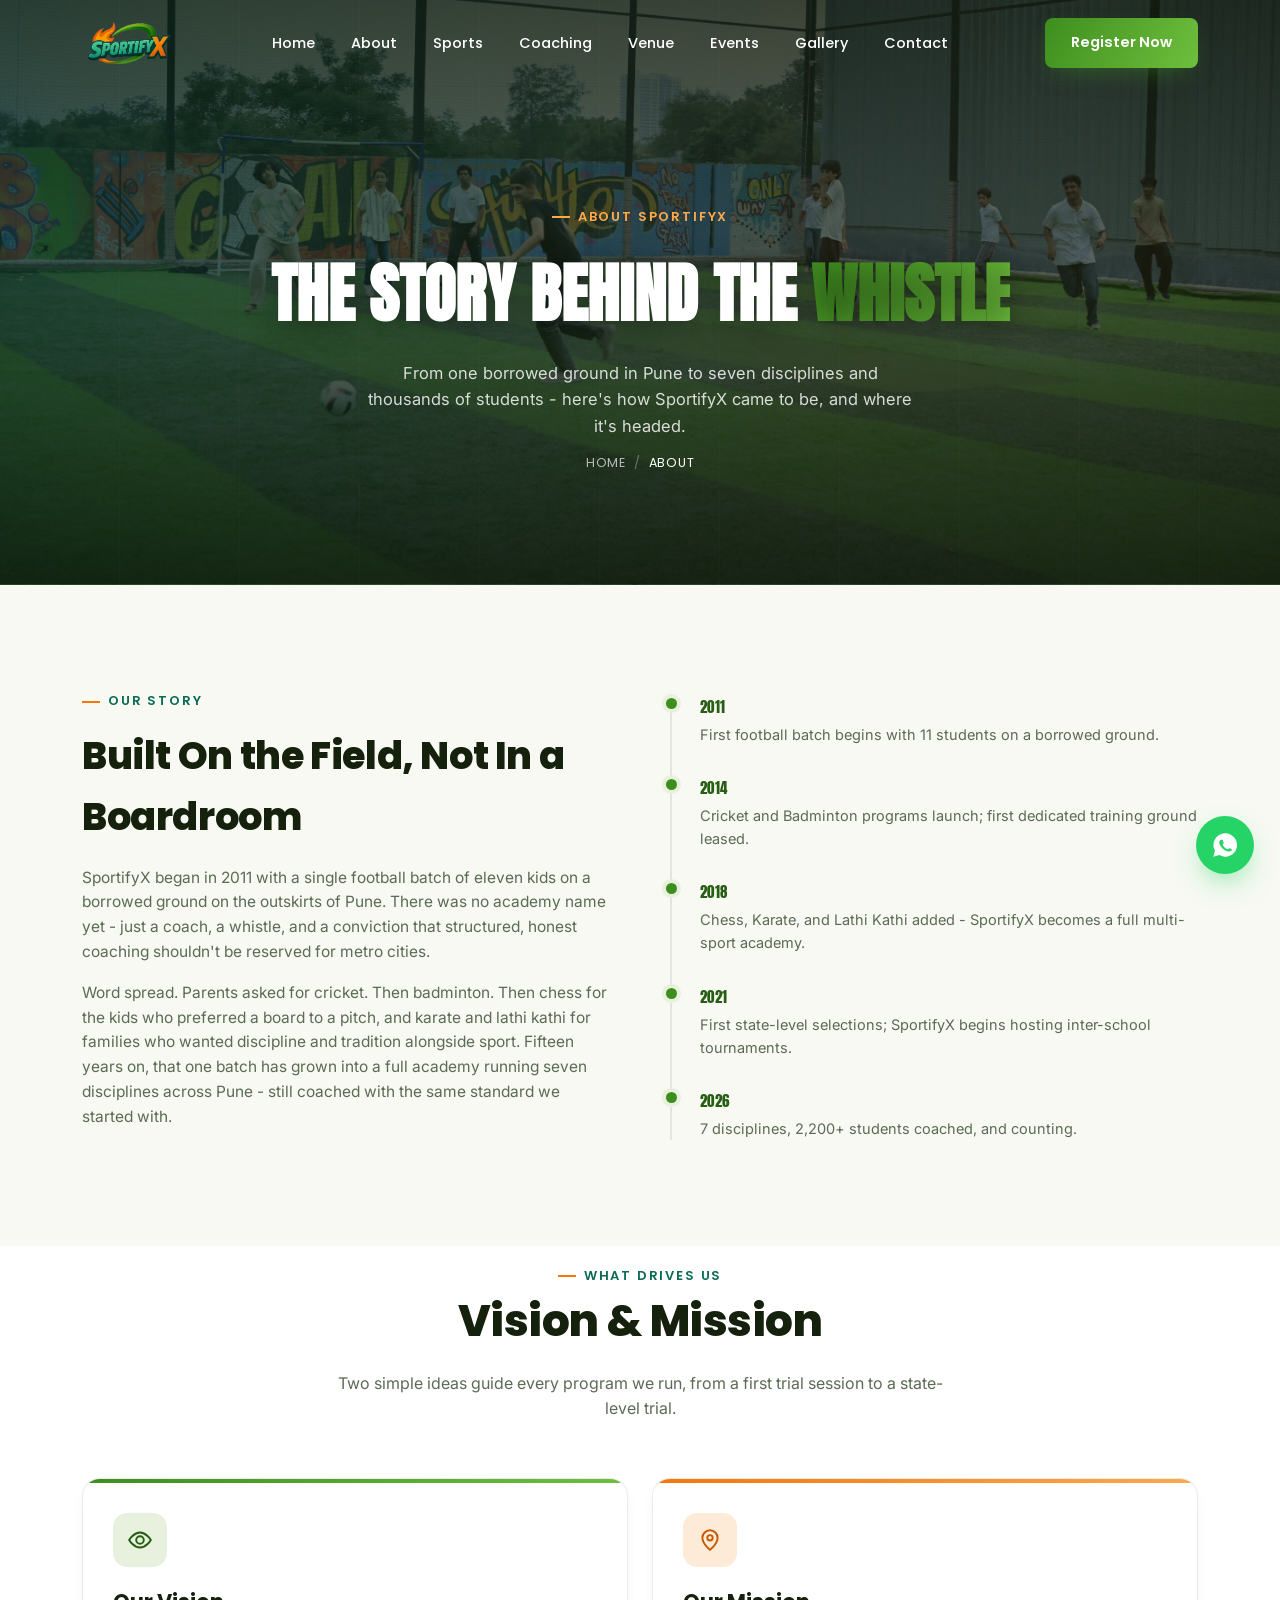
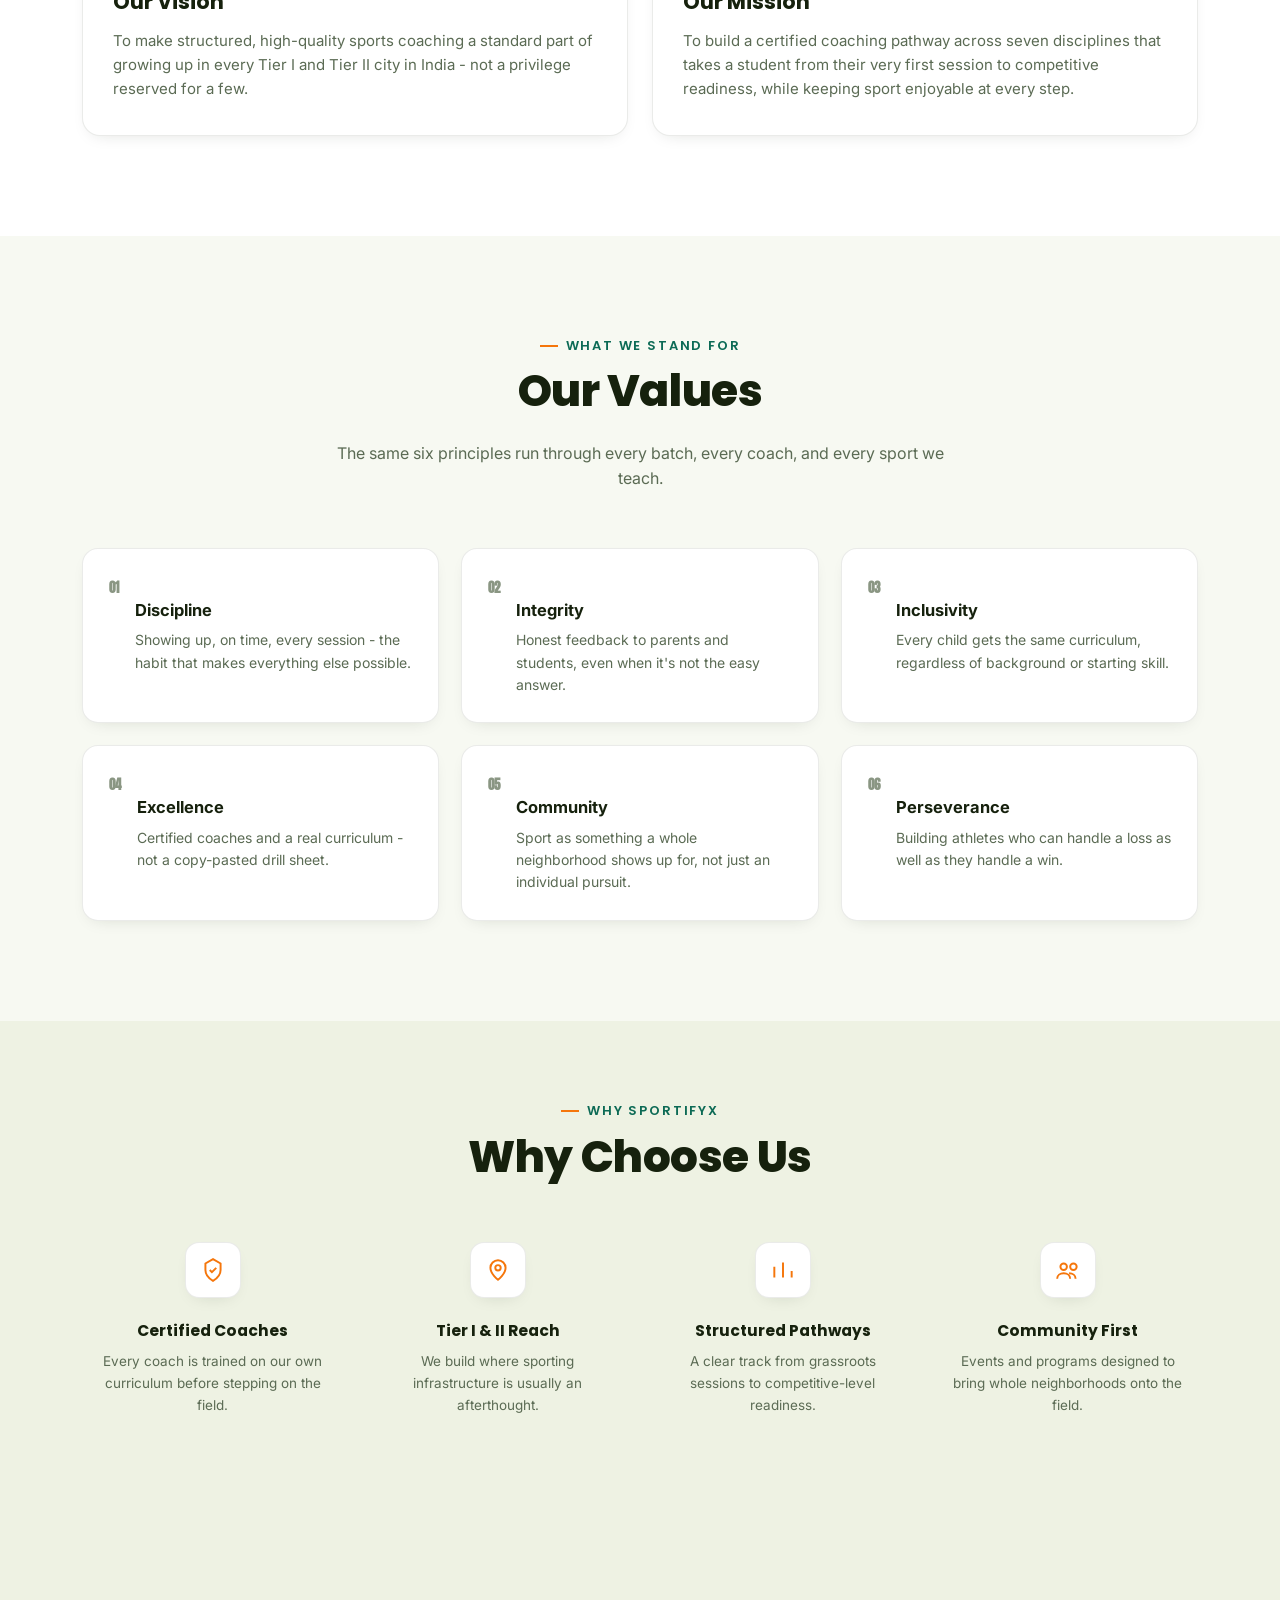
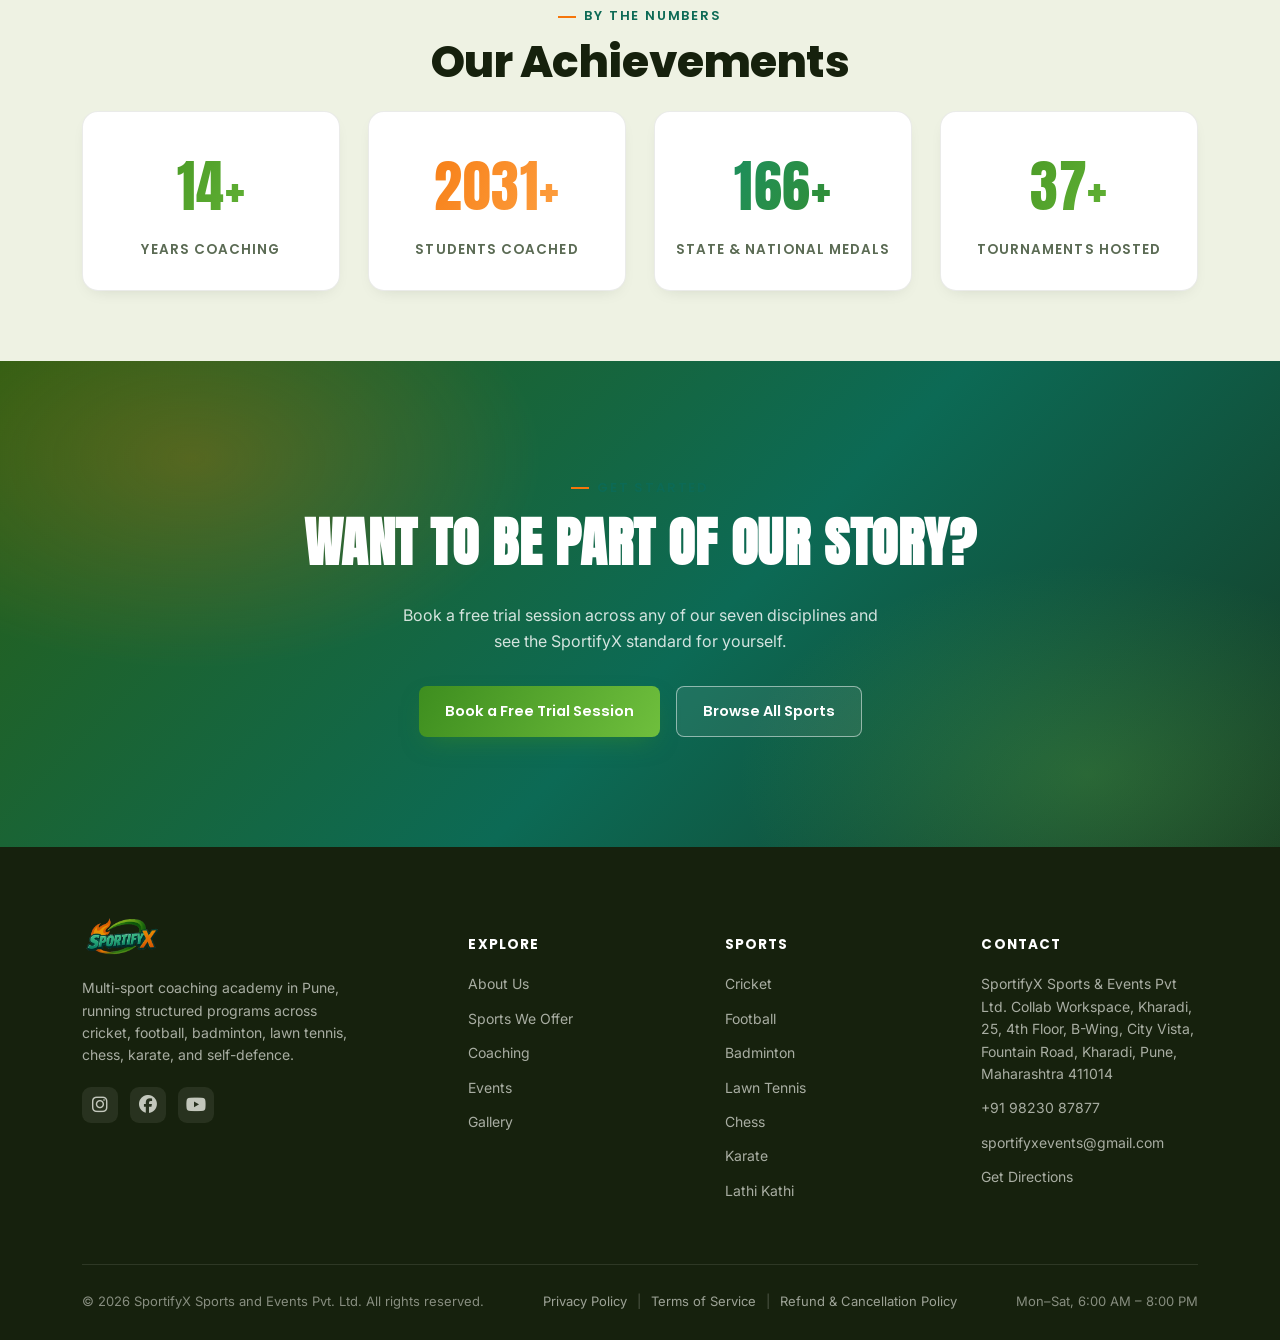
<file: about/index.html>
<!DOCTYPE html>
<html lang="en">

<head>
    <meta charset="UTF-8">
    <meta name="viewport" content="width=device-width, initial-scale=1.0">
    <title>About Us - SportifyX</title>
    <link rel="icon" type="image/x-icon" href="/favicon_io/favicon.ico" />
    <meta name="description"
        content="The story, vision, mission, values, and coaching team behind SportifyX - a multi-sport coaching academy in Pune running programs across cricket, football, badminton, lawn tennis, chess, karate, and lathi kathi.">
    <link rel="preconnect" href="https://fonts.googleapis.com">
    <link rel="preconnect" href="https://fonts.gstatic.com" crossorigin>
    <link
        href="https://fonts.googleapis.com/css2?family=Anton&family=Poppins:wght@500;600;700;800&family=Inter:wght@400;500;600&display=swap"
        rel="stylesheet">
        <link rel="stylesheet"
      href="https://cdnjs.cloudflare.com/ajax/libs/font-awesome/6.7.2/css/all.min.css">
    <link rel="stylesheet" href="/css/style.css">
    <style>
        .page-hero {
            padding: 200px 0 110px;
            position: relative;
            overflow: hidden;
            isolation: isolate;
            text-align: center;
            color: #fff;
        }

        .page-hero .hero-bg {
            position: absolute;
            inset: 0;
            z-index: -2;
            background-image:
                linear-gradient(180deg, rgba(10, 20, 8, .78) 0%, rgba(10, 20, 8, .58) 45%, rgba(10, 20, 8, .88) 100%),
                linear-gradient(100deg, rgba(18, 143, 114, .32), rgba(245, 118, 11, .16) 65%),
                url('/images/gallery/DSC_4491.jpg');
            background-size: cover;
            background-position: center 65%;
        }

        /* subtle pitch-line texture over the photo for brand consistency */
        .page-hero .pitch-lines {
            position: absolute;
            inset: 0;
            z-index: -1;
            opacity: .5;
            background-image: repeating-linear-gradient(90deg, transparent, transparent 119px, rgba(255, 255, 255, .05) 120px);
        }

        .page-hero .eyebrow {
            color: var(--orange-bright);
        }

        .page-hero .eyebrow::before {
            background: var(--orange-bright);
        }

        .page-hero h1 {
            font-family: var(--font-display);
            font-size: clamp(36px, 5.6vw, 64px);
            text-transform: uppercase;
            margin: 16px auto 14px;
            position: relative;
            z-index: 1;
            text-shadow: 0 4px 30px rgba(0, 0, 0, .35);
        }

        .page-hero p {
            max-width: 560px;
            margin: 0 auto;
            color: rgba(255, 255, 255, .82);
            font-size: 16.5px;
            position: relative;
            z-index: 1;
        }

        .breadcrumb {
            position: relative;
            z-index: 1;
            display: inline-flex;
            gap: 8px;
            align-items: center;
            font-family: var(--font-head);
            font-size: 12.5px;
            color: rgba(255, 255, 255, .68);
            text-transform: uppercase;
            letter-spacing: .06em;
            margin-top: 14px;
        }

        .breadcrumb a:hover {
            color: #fff;
        }

        .breadcrumb .sep {
            opacity: .5;
        }

        .breadcrumb .current {
            color: #fff;
        }

        @media (max-width: 600px) {
            .page-hero {
                padding: 150px 0 70px;
            }
        }

        .story-sec {
            padding: 100px 0;
        }

        .story-grid {
            display: grid;
            grid-template-columns: 1fr 1fr;
            gap: 60px;
            align-items: start;
        }

        .story-body h2 {
            font-family: var(--font-head);
            font-weight: 800;
            font-size: clamp(26px, 3.4vw, 38px);
            margin: 14px 0 18px;
            letter-spacing: -0.01em;
        }

        .story-body p {
            color: var(--ink-dim);
            font-size: 15.5px;
            margin-bottom: 16px;
        }

        .milestones {
            display: flex;
            flex-direction: column;
            border-left: 2px solid var(--line);
            margin-top: 10px;
        }

        .milestone {
            position: relative;
            padding: 0 0 30px 28px;
        }

        .milestone:last-child {
            padding-bottom: 0;
        }

        .milestone::before {
            content: '';
            position: absolute;
            left: -6.5px;
            top: 3px;
            width: 11px;
            height: 11px;
            border-radius: 50%;
            background: var(--green);
            box-shadow: 0 0 0 4px var(--green-wash);
        }

        .milestone__year {
            font-family: var(--font-display);
            font-size: 15px;
            color: var(--green-deep);
            letter-spacing: .03em;
        }

        .milestone__text {
            font-size: 14.5px;
            color: var(--ink-dim);
            margin-top: 4px;
        }

        .vm-sec {
            padding: 20px 0 100px;
            background: var(--surface);
        }

        .vm-grid {
            display: grid;
            grid-template-columns: 1fr 1fr;
            gap: 24px;
        }

        .vm-card {
            background: var(--surface);
            border: 1px solid var(--line);
            border-radius: 18px;
            padding: 34px 30px;
            position: relative;
            overflow: hidden;
            box-shadow: var(--shadow-sm);
        }

        .vm-card::before {
            content: '';
            position: absolute;
            top: 0;
            left: 0;
            right: 0;
            height: 4px;
        }

        .vm-card.vision::before {
            background: var(--grad-sport);
        }

        .vm-card.mission::before {
            background: var(--grad-energy);
        }

        .vm-icon {
            width: 54px;
            height: 54px;
            border-radius: 14px;
            display: flex;
            align-items: center;
            justify-content: center;
            margin-bottom: 18px;
        }

        .vm-card.vision .vm-icon {
            background: var(--green-wash);
            color: var(--green-deep);
        }

        .vm-card.mission .vm-icon {
            background: var(--orange-wash);
            color: var(--orange-deep);
        }

        .vm-icon svg {
            width: 26px;
            height: 26px;
        }

        .vm-card h3 {
            font-size: 21px;
            font-weight: 700;
            margin-bottom: 10px;
        }

        .vm-card p {
            color: var(--ink-dim);
            font-size: 15px;
        }

        .values-sec {
            padding: 100px 0;
        }

        .values-grid {
            display: grid;
            grid-template-columns: repeat(3, 1fr);
            gap: 22px;
        }

        .value-card {
            background: var(--surface);
            border: 1px solid var(--line);
            border-radius: 16px;
            padding: 26px;
            display: flex;
            gap: 16px;
            align-items: flex-start;
            box-shadow: var(--shadow-sm);
        }

        .value-num {
            font-family: var(--font-display);
            font-size: 13px;
            font-weight: 700;
            color: var(--ink-faint);
            flex-shrink: 0;
            padding-top: 3px;
        }

        .value-card h4 {
            font-size: 16.5px;
            font-weight: 700;
            margin-bottom: 6px;
        }

        .value-card p {
            color: var(--ink-dim);
            font-size: 14px;
        }

        .coaches-sec {
            padding: 20px 0 100px;
            background: var(--surface);
        }

        .coaches-grid {
            display: grid;
            grid-template-columns: repeat(4, 1fr);
            gap: 22px;
        }

        .coach-card {
            background: var(--card);
            border: 1px solid rgba(255, 255, 255, .07);
            border-radius: 16px;
            overflow: hidden;
            text-align: center;
        }

        .coach-photo {
            height: 160px;
            display: flex;
            align-items: center;
            justify-content: center;
            font-family: var(--font-display);
            font-size: 30px;
            color: var(--navy);
        }

        .coach-card:nth-child(4n+1) .coach-photo {
            background: var(--grad-sport);
        }

        .coach-card:nth-child(4n+2) .coach-photo {
            background: var(--grad-energy);
        }

        .coach-card:nth-child(4n+3) .coach-photo {
            background: var(--grad-cyan);
        }

        .coach-card:nth-child(4n+4) .coach-photo {
            background: linear-gradient(120deg, var(--yellow), var(--orange));
        }

        .coach-body {
            padding: 18px 16px 22px;
        }

        .coach-body h4 {
            font-size: 16px;
            font-weight: 700;
            margin-bottom: 4px;
        }

        .coach-role {
            font-size: 12.5px;
            color: var(--text-dim);
            margin-bottom: 10px;
        }

        .coach-tag {
            display: inline-block;
            font-family: var(--font-head);
            font-size: 11px;
            font-weight: 700;
            letter-spacing: .05em;
            text-transform: uppercase;
            padding: 4px 10px;
            border-radius: 20px;
            background: rgba(255, 255, 255, .06);
            color: var(--text-dim);
        }

        /* ============ RESPONSIVE (About only) ============ */
        @media (max-width: 1024px) {
            .story-grid {
                grid-template-columns: 1fr;
            }

            .vm-grid {
                grid-template-columns: 1fr;
            }

            .values-grid {
                grid-template-columns: 1fr 1fr;
            }

            .coaches-grid {
                grid-template-columns: 1fr 1fr;
            }
        }

        @media (max-width: 600px) {

            .values-grid,
            .coaches-grid {
                grid-template-columns: 1fr;
            }

            .page-hero {
                padding: 150px 0 50px;
            }
        }
    </style>
</head>

<body id="top">

    <div id="navbar"></div>

    <main>
        <section class="page-hero">
            <div class="hero-bg"></div>
            <div class="pitch-lines"></div>
            <div class="container">
                <span class="eyebrow" style="justify-content:center;">About SportifyX</span>
                <h1>The Story Behind the
                    <span
                        style="background:var(--grad-sport);-webkit-background-clip:text;background-clip:text;color:transparent;">Whistle</span>
                </h1>
                <p>From one borrowed ground in Pune to seven disciplines and thousands of students - here's how
                    SportifyX came to be, and where it's headed.</p>
                <div class="breadcrumb">
                    <a href="/">Home</a><span class="sep">/</span><span class="current">About</span>
                </div>
            </div>
        </section>

        <section class="story-sec" id="story">
            <div class="container story-grid">
                <div class="story-body reveal">
                    <span class="eyebrow">Our Story</span>
                    <h2>Built On the Field, Not In a Boardroom</h2>
                    <p>SportifyX began in 2011 with a single football batch of eleven kids on a borrowed ground on the
                        outskirts of Pune. There was no academy name yet - just a coach, a whistle, and a conviction
                        that
                        structured, honest coaching shouldn't be reserved for metro cities.</p>
                    <p>Word spread. Parents asked for cricket. Then badminton. Then chess for the kids who preferred a
                        board to a pitch, and karate and lathi kathi for families who wanted discipline and tradition
                        alongside sport. Fifteen years on, that one batch has grown into a full academy running seven
                        disciplines across Pune - still coached with the same standard we started with.</p>
                </div>
                <div class="story-media reveal">
                    <div class="milestones">
                        <div class="milestone">
                            <div class="milestone__year">2011</div>
                            <div class="milestone__text">First football batch begins with 11 students on a borrowed
                                ground.</div>
                        </div>
                        <div class="milestone">
                            <div class="milestone__year">2014</div>
                            <div class="milestone__text">Cricket and Badminton programs launch; first dedicated training
                                ground leased.</div>
                        </div>
                        <div class="milestone">
                            <div class="milestone__year">2018</div>
                            <div class="milestone__text">Chess, Karate, and Lathi Kathi added - SportifyX becomes a full
                                multi-sport academy.</div>
                        </div>
                        <div class="milestone">
                            <div class="milestone__year">2021</div>
                            <div class="milestone__text">First state-level selections; SportifyX begins hosting
                                inter-school tournaments.</div>
                        </div>
                        <div class="milestone">
                            <div class="milestone__year">2026</div>
                            <div class="milestone__text">7 disciplines, 2,200+ students coached, and counting.</div>
                        </div>
                    </div>
                </div>
            </div>
        </section>

        <section class="vm-sec" id="vision-mission">
            <div class="container">
                <div style="display:flex; justify-content:center;"><span class="eyebrow">What Drives Us</span></div>
                <h2 class="section-title">Vision &amp; Mission</h2>
                <p class="section-sub">Two simple ideas guide every program we run, from a first trial session to a
                    state-level trial.</p>
                <div class="vm-grid">
                    <div class="vm-card vision reveal">
                        <div class="vm-icon"><svg viewBox="0 0 24 24" fill="none" stroke="currentColor"
                                stroke-width="1.8">
                                <circle cx="12" cy="12" r="3.5" />
                                <path d="M2 12s4-7 10-7 10 7 10 7-4 7-10 7-10-7-10-7z" />
                            </svg></div>
                        <h3>Our Vision</h3>
                        <p>To make structured, high-quality sports coaching a standard part of growing up in every Tier
                            I
                            and Tier II city in India - not a privilege reserved for a few.</p>
                    </div>
                    <div class="vm-card mission reveal">
                        <div class="vm-icon"><svg viewBox="0 0 24 24" fill="none" stroke="currentColor"
                                stroke-width="1.8">
                                <path d="M12 21s-7-5.2-7-11a7 7 0 0114 0c0 5.8-7 11-7 11z" />
                                <circle cx="12" cy="10" r="2.5" />
                            </svg></div>
                        <h3>Our Mission</h3>
                        <p>To build a certified coaching pathway across seven disciplines that takes a student from
                            their
                            very first session to competitive readiness, while keeping sport enjoyable at every step.
                        </p>
                    </div>
                </div>
            </div>
        </section>

        <section class="values-sec" id="values">
            <div class="container">
                <div style="display:flex; justify-content:center;"><span class="eyebrow">What We Stand For</span></div>
                <h2 class="section-title">Our Values</h2>
                <p class="section-sub">The same six principles run through every batch, every coach, and every sport
                    we teach.</p>
                <div class="values-grid">
                    <div class="value-card reveal">
                        <span class="value-num">01</span>
                        <div>
                            <h4>Discipline</h4>
                            <p>Showing up, on time, every session - the habit that makes everything else possible.</p>
                        </div>
                    </div>
                    <div class="value-card reveal">
                        <span class="value-num">02</span>
                        <div>
                            <h4>Integrity</h4>
                            <p>Honest feedback to parents and students, even when it's not the easy answer.</p>
                        </div>
                    </div>
                    <div class="value-card reveal">
                        <span class="value-num">03</span>
                        <div>
                            <h4>Inclusivity</h4>
                            <p>Every child gets the same curriculum, regardless of background or starting skill.</p>
                        </div>
                    </div>
                    <div class="value-card reveal">
                        <span class="value-num">04</span>
                        <div>
                            <h4>Excellence</h4>
                            <p>Certified coaches and a real curriculum - not a copy-pasted drill sheet.</p>
                        </div>
                    </div>
                    <div class="value-card reveal">
                        <span class="value-num">05</span>
                        <div>
                            <h4>Community</h4>
                            <p>Sport as something a whole neighborhood shows up for, not just an individual pursuit.</p>
                        </div>
                    </div>
                    <div class="value-card reveal">
                        <span class="value-num">06</span>
                        <div>
                            <h4>Perseverance</h4>
                            <p>Building athletes who can handle a loss as well as they handle a win.</p>
                        </div>
                    </div>
                </div>
            </div>
        </section>

        <!-- <section class="coaches-sec" id="coaches">
            <div class="container">
                <div style="display:flex; justify-content:center;"><span class="eyebrow">Meet the Team</span></div>
                <h2 class="section-title">Expert Coaches</h2>
                <p class="section-sub">Certified, sport-specific coaches - every one of them trained on the SportifyX
                    curriculum before they take a batch.</p>
                <div class="coaches-grid">
                    <div class="coach-card reveal">
                        <div class="coach-photo">AK</div>
                        <div class="coach-body">
                            <h4>Amit Kadam</h4>
                            <div class="coach-role">Head Coach, Football</div><span class="coach-tag">12 yrs
                                experience</span>
                        </div>
                    </div>
                    <div class="coach-card reveal">
                        <div class="coach-photo">PD</div>
                        <div class="coach-body">
                            <h4>Priya Deshmukh</h4>
                            <div class="coach-role">Head Coach, Cricket</div><span class="coach-tag">10 yrs
                                experience</span>
                        </div>
                    </div>
                    <div class="coach-card reveal">
                        <div class="coach-photo">SV</div>
                        <div class="coach-body">
                            <h4>Sanjay Vaidya</h4>
                            <div class="coach-role">Head Coach, Badminton</div><span class="coach-tag">9 yrs
                                experience</span>
                        </div>
                    </div>
                    <div class="coach-card reveal">
                        <div class="coach-photo">MJ</div>
                        <div class="coach-body">
                            <h4>Meera Joshi</h4>
                            <div class="coach-role">Head Coach, Chess</div><span class="coach-tag">FIDE-rated, 8
                                yrs</span>
                        </div>
                    </div>
                    <div class="coach-card reveal">
                        <div class="coach-photo">RS</div>
                        <div class="coach-body">
                            <h4>Ravindra Shinde</h4>
                            <div class="coach-role">Sensei, Karate</div><span class="coach-tag">3rd Dan Black
                                Belt</span>
                        </div>
                    </div>
                    <div class="coach-card reveal">
                        <div class="coach-photo">GT</div>
                        <div class="coach-body">
                            <h4>Ganesh Thorat</h4>
                            <div class="coach-role">Guru, Lathi Kathi</div><span class="coach-tag">15 yrs
                                experience</span>
                        </div>
                    </div>
                    <div class="coach-card reveal">
                        <div class="coach-photo">NK</div>
                        <div class="coach-body">
                            <h4>Nikhil Kale</h4>
                            <div class="coach-role">Head Coach, Lawn Tennis</div><span class="coach-tag">7 yrs
                                experience</span>
                        </div>
                    </div>
                    <div class="coach-card reveal">
                        <div class="coach-photo">SR</div>
                        <div class="coach-body">
                            <h4>Snehal Rane</h4>
                            <div class="coach-role">Fitness &amp; Conditioning</div><span class="coach-tag">Certified
                                S&amp;C coach</span>
                        </div>
                    </div>
                </div>
            </div>
        </section> -->

        <!-- <section class="partners" id="partners">
            <div class="container">
                <div style="display:flex; justify-content:center; margin-bottom:34px;"><span class="eyebrow">Our
                        Partners</span></div>
                <div class="partners-row">
                    <span>Pune Sports Council</span>
                    <span>MSCA</span>
                    <span>Greenfield Schools</span>
                    <span>CityTurf</span>
                    <span>ProGear India</span>
                </div>
            </div>
        </section> -->

        <section class="why" id="why">
            <div class="container">
                <div style="display:flex; justify-content:center;"><span class="eyebrow">Why SportifyX</span></div>
                <h2 class="section-title">Why Choose Us</h2>
                <div class="why-grid">
                    <div class="why-item reveal">
                        <div class="why-icon"><svg viewBox="0 0 24 24" fill="none" stroke="currentColor"
                                stroke-width="1.8">
                                <path d="M12 2l7 4v6c0 5-3.5 8-7 10-3.5-2-7-5-7-10V6z" />
                                <path d="M9 12l2 2 4-4" />
                            </svg></div>
                        <h4>Certified Coaches</h4>
                        <p>Every coach is trained on our own curriculum before stepping on the field.</p>
                    </div>
                    <div class="why-item reveal">
                        <div class="why-icon"><svg viewBox="0 0 24 24" fill="none" stroke="currentColor"
                                stroke-width="1.8">
                                <path d="M12 21s-7-5.2-7-11a7 7 0 0114 0c0 5.8-7 11-7 11z" />
                                <circle cx="12" cy="10" r="2.5" />
                            </svg></div>
                        <h4>Tier I &amp; II Reach</h4>
                        <p>We build where sporting infrastructure is usually an afterthought.</p>
                    </div>
                    <div class="why-item reveal">
                        <div class="why-icon"><svg viewBox="0 0 24 24" fill="none" stroke="currentColor"
                                stroke-width="1.8">
                                <path d="M4 19V9M12 19V5M20 19v-6" />
                            </svg></div>
                        <h4>Structured Pathways</h4>
                        <p>A clear track from grassroots sessions to competitive-level readiness.</p>
                    </div>
                    <div class="why-item reveal">
                        <div class="why-icon"><svg viewBox="0 0 24 24" fill="none" stroke="currentColor"
                                stroke-width="1.8">
                                <circle cx="8" cy="9" r="3" />
                                <circle cx="17" cy="9" r="3" />
                                <path d="M2 20c0-3 2.7-5 6-5s6 2 6 5M13 15c3.3 0 6 2 6 5" />
                            </svg></div>
                        <h4>Community First</h4>
                        <p>Events and programs designed to bring whole neighborhoods onto the field.</p>
                    </div>
                </div>
            </div>
        </section>

        <section class="stats" id="achievements">
            <div class="container">
                <div style="display:flex; justify-content:center;"><span class="eyebrow">By the Numbers</span></div>
                <h2 class="section-title">Our Achievements</h2>
                <div class="stats-grid">
                    <div class="stat-card reveal">
                        <div class="stat-num" data-count="15" data-suffix="+">0</div>
                        <div class="stat-label">Years Coaching</div>
                    </div>
                    <div class="stat-card reveal">
                        <div class="stat-num" data-count="2200" data-suffix="+">0</div>
                        <div class="stat-label">Students Coached</div>
                    </div>
                    <div class="stat-card reveal">
                        <div class="stat-num" data-count="180" data-suffix="+">0</div>
                        <div class="stat-label">State &amp; National Medals</div>
                    </div>
                    <div class="stat-card reveal">
                        <div class="stat-num" data-count="40" data-suffix="+">0</div>
                        <div class="stat-label">Tournaments Hosted</div>
                    </div>
                </div>
            </div>
        </section>

        <section class="cta" id="join">
            <div class="container">
                <span class="eyebrow" style="justify-content:center;">Get Started</span>
                <h2>Want to Be Part of Our Story?</h2>
                <p>Book a free trial session across any of our seven disciplines and see the SportifyX standard for
                    yourself.</p>
                <div class="cta-actions">
                    <a href="/contact/index.html" class="btn btn-primary">Book a Free Trial Session</a>
                    <a href="/sports/index.html" class="btn btn-outline">Browse All Sports</a>
                </div>
            </div>
        </section>

    </main>

    <a class="whatsapp-float" href="https://wa.me/919823087877" target="_blank" rel="noopener"
        aria-label="Chat on WhatsApp">
        <svg viewBox="0 0 24 24" fill="currentColor">
            <path
                d="M12 2a10 10 0 00-8.6 15L2 22l5.2-1.4A10 10 0 1012 2zm5.6 14.3c-.2.6-1.2 1.2-1.7 1.3-.4.1-1 .1-1.6-.1-.4-.1-.9-.3-1.5-.6-2.7-1.2-4.4-3.9-4.6-4.1-.1-.2-1.1-1.5-1.1-2.8 0-1.3.7-2 1-2.2.3-.3.6-.3.8-.3h.5c.2 0 .4 0 .6.5.2.5.7 1.8.8 1.9.1.2.1.4 0 .6-.1.2-.1.3-.3.5l-.4.5c-.1.2-.3.3-.1.6.2.3.8 1.3 1.7 2.1 1.2 1 2.1 1.4 2.4 1.5.3.1.5.1.6-.1l.6-.7c.2-.3.4-.2.7-.1l1.6.8c.2.1.4.2.5.3.1.2.1.9-.1 1.4z" />
        </svg>
    </a>

    <div id="footer"></div>

    <script src="/js/script.js"></script>
</body>

</html>
</file>
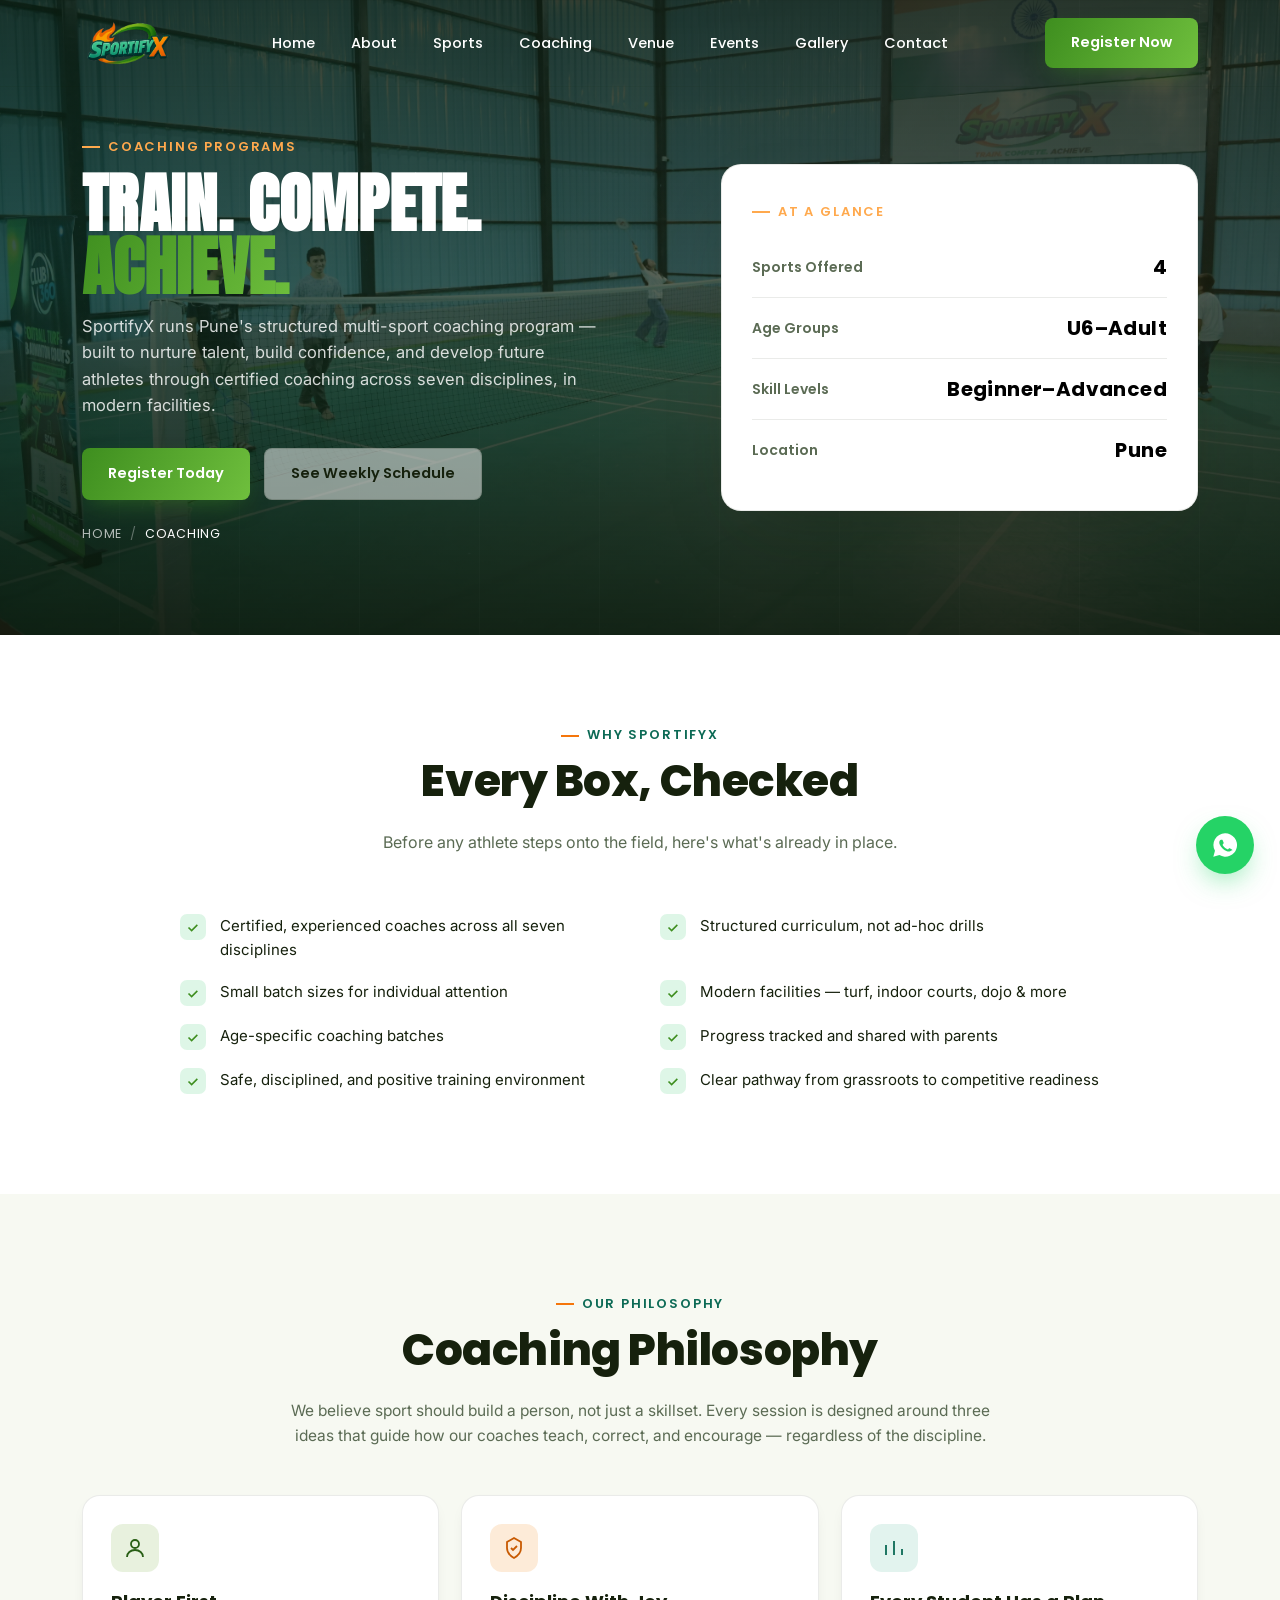
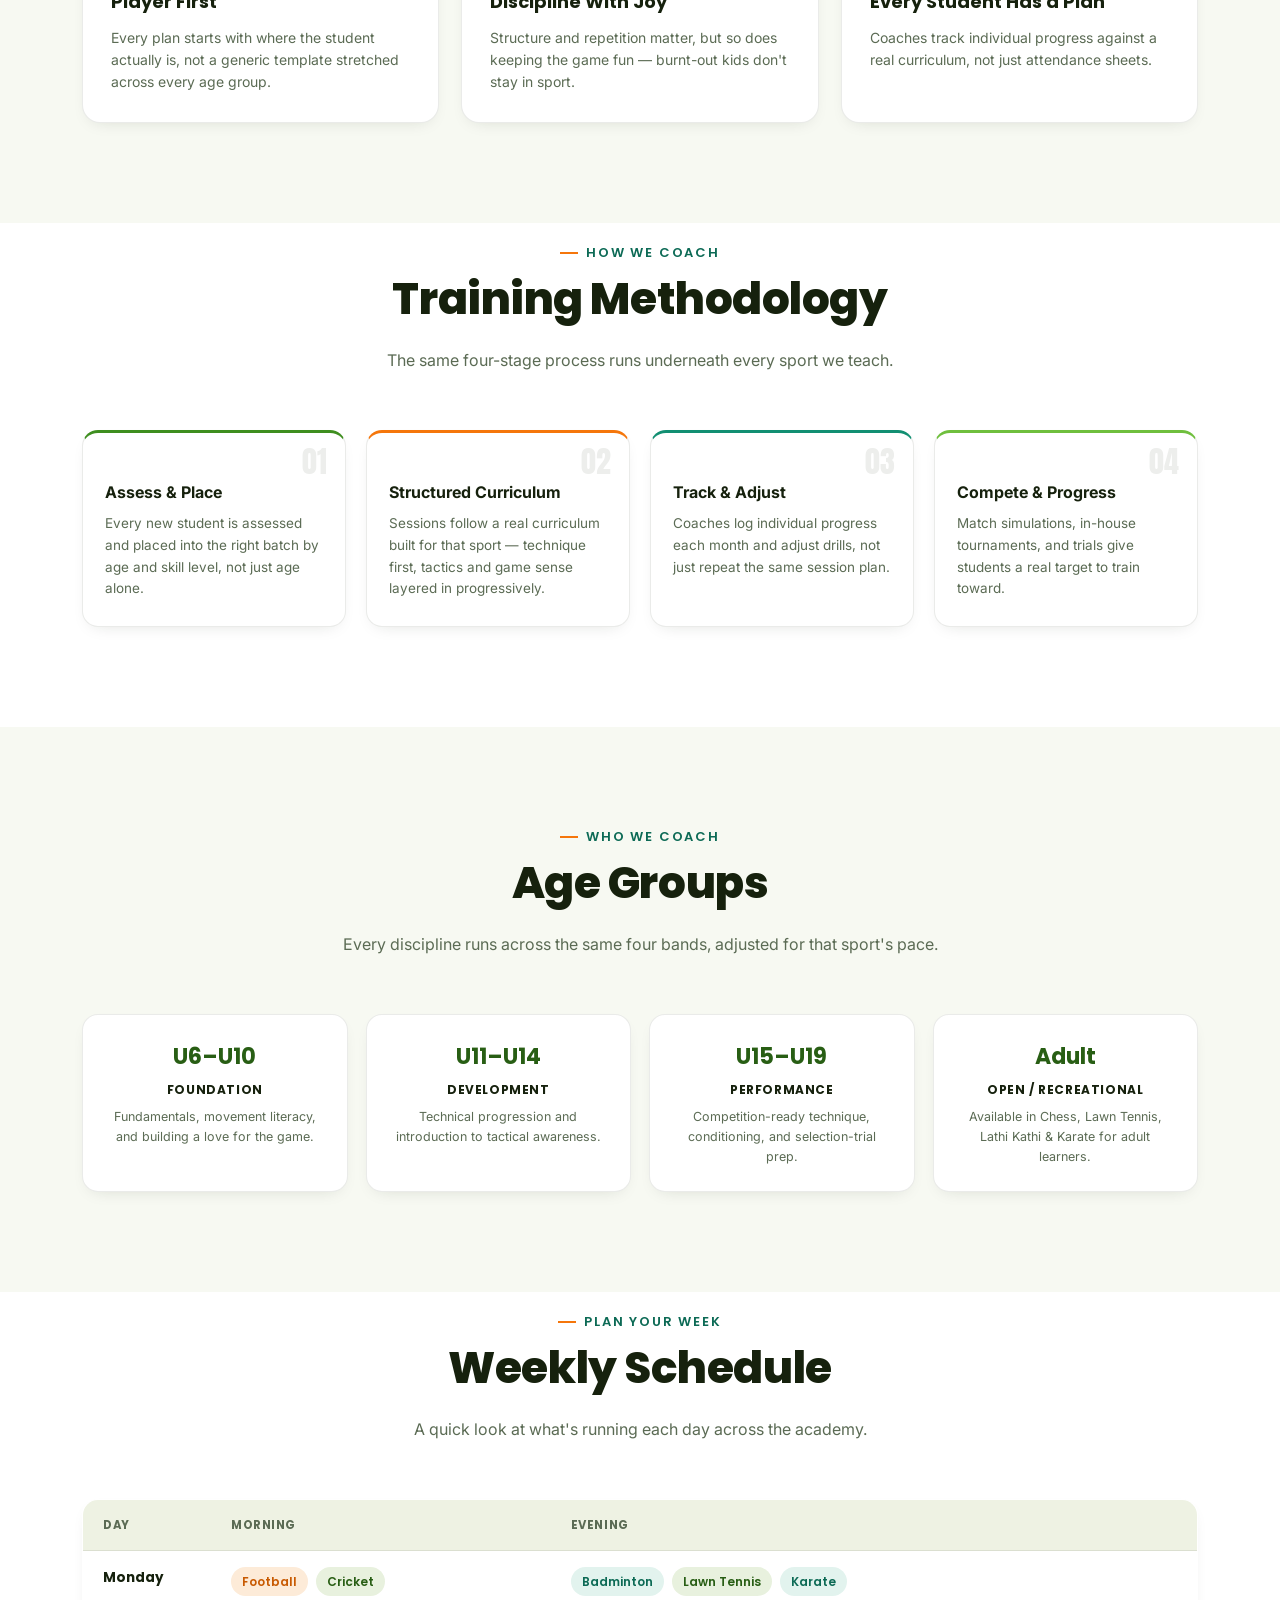
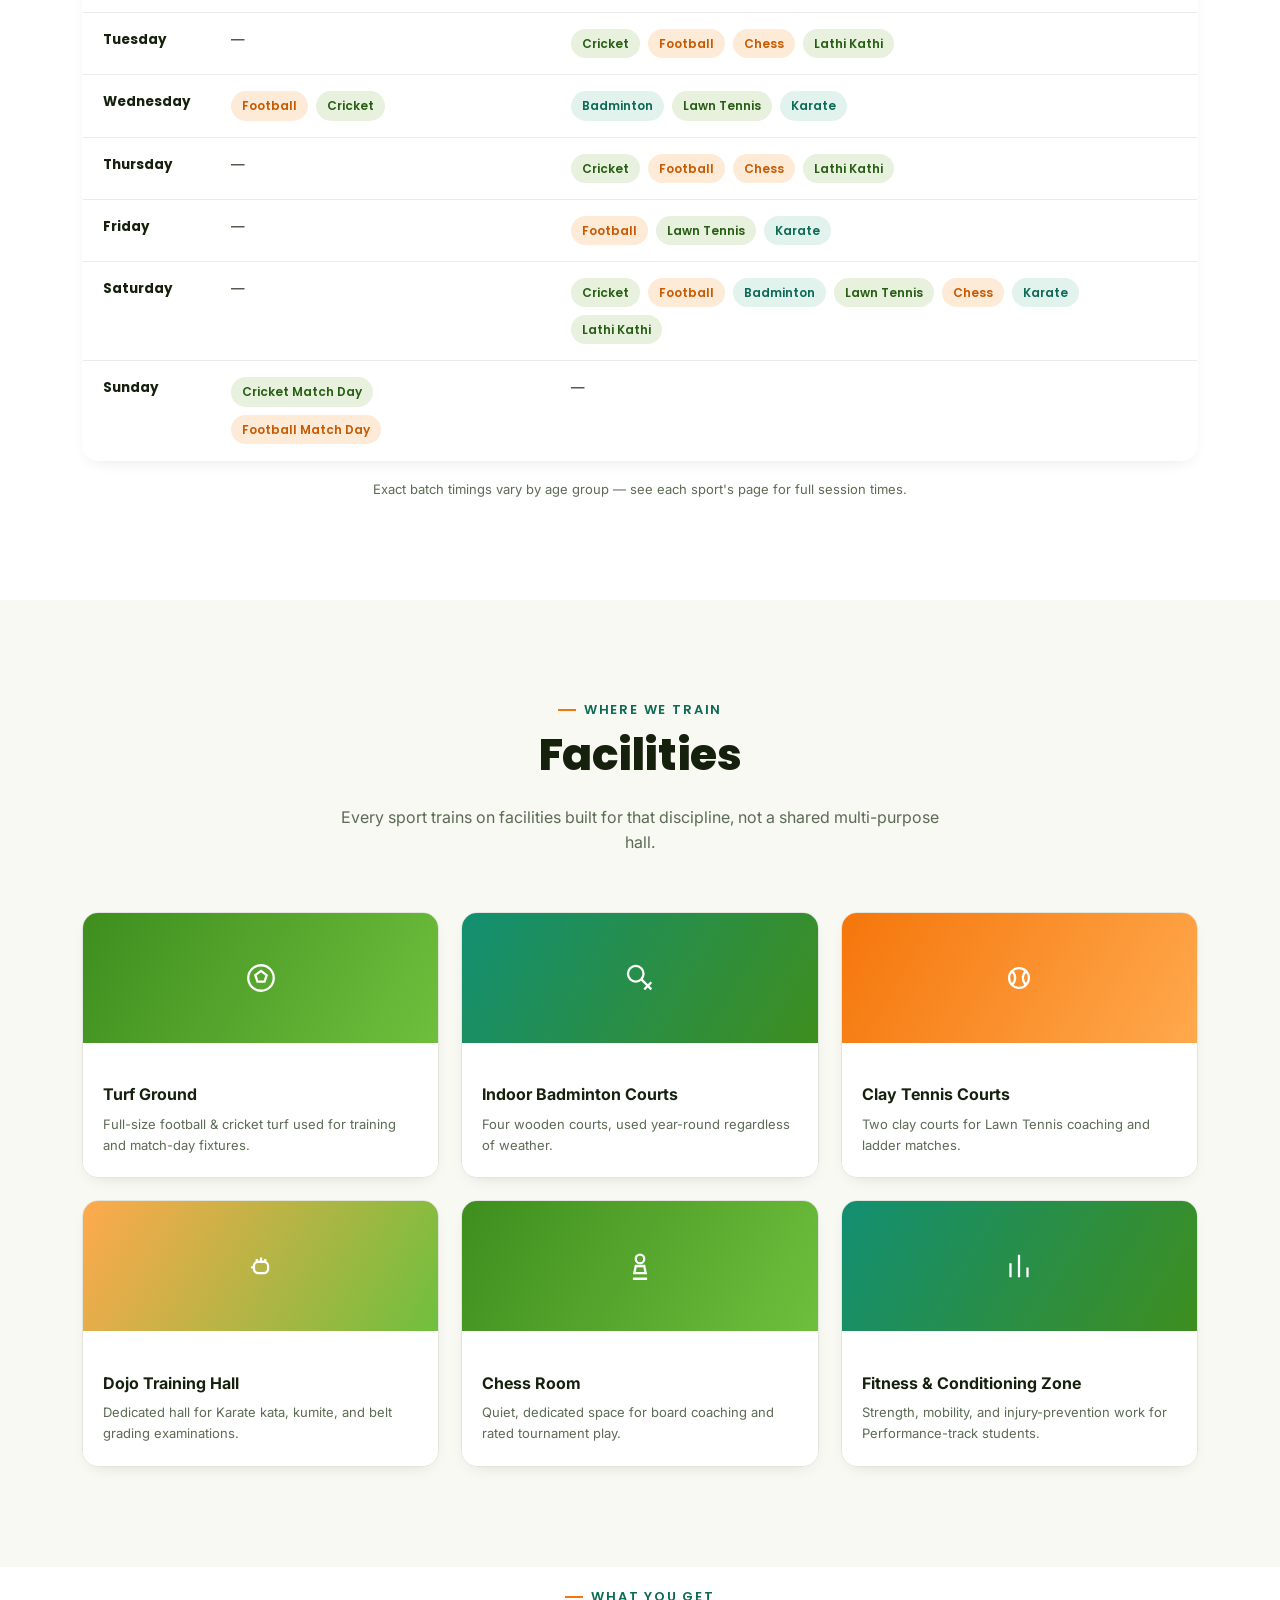
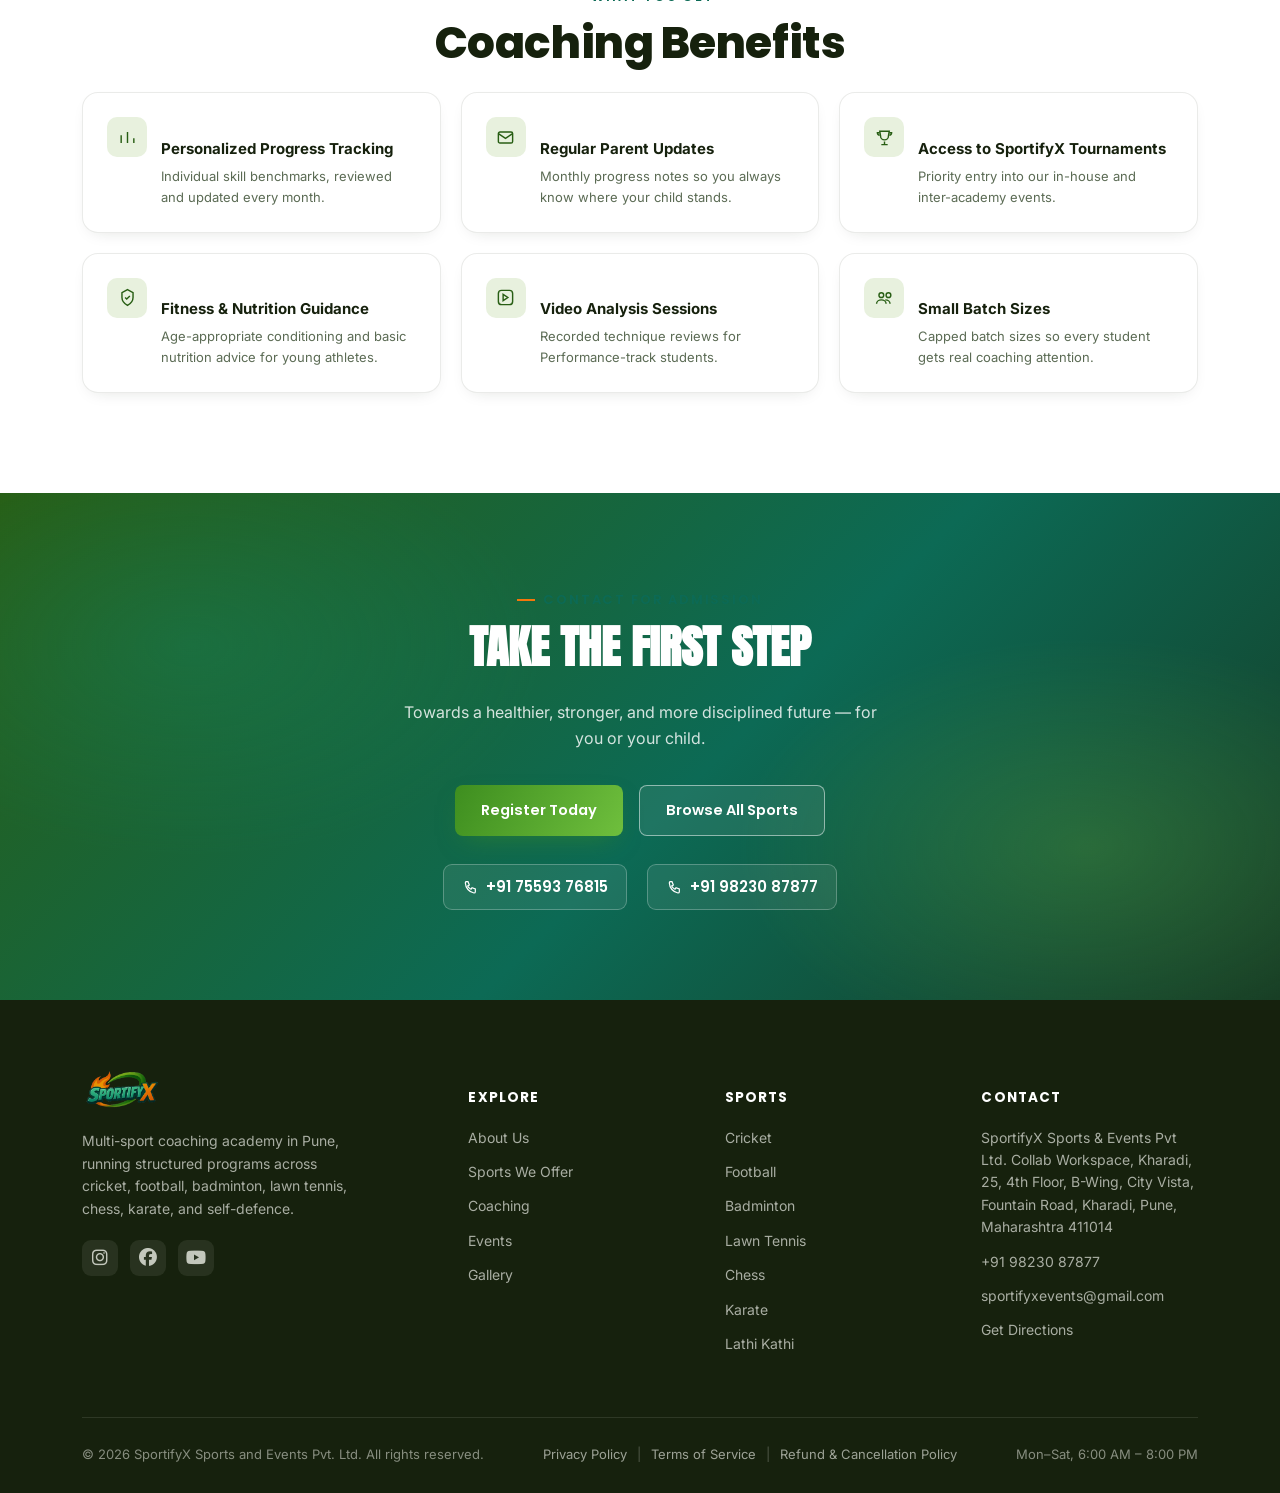
<file: coaching/index.html>
<!DOCTYPE html>
<html lang="en">

<head>
  <meta charset="UTF-8">
  <meta name="viewport" content="width=device-width, initial-scale=1.0">
  <title>Coaching Programs - SportifyX</title>
  <link rel="icon" type="image/x-icon" href="/favicon_io/favicon.ico" />
  <meta name="description"
    content="SportifyX Coaching Programs in Pune - Cricket, Football, Badminton, Lawn Tennis, Chess, Karate & Lathi Kathi. Coaching philosophy, methodology, age groups, weekly schedule, facilities, and benefits.">
  <link rel="preconnect" href="https://fonts.googleapis.com">
  <link rel="preconnect" href="https://fonts.gstatic.com" crossorigin>
  <link
    href="https://fonts.googleapis.com/css2?family=Anton&family=Poppins:wght@500;600;700;800&family=Inter:wght@400;500;600&display=swap"
    rel="stylesheet">
<link rel="stylesheet" href="https://cdnjs.cloudflare.com/ajax/libs/font-awesome/6.7.2/css/all.min.css">
    <link rel="stylesheet" href="/css/style.css">
  <style>
    .coach-hero {
      padding: 130px 0 90px;
      position: relative;
      overflow: hidden;
      isolation: isolate;
      color: #fff;
    }

    .coach-hero .hero-bg {
      position: absolute;
      inset: 0;
      z-index: -2;
      background-image:
        linear-gradient(180deg, rgba(10, 20, 8, .8) 0%, rgba(10, 20, 8, .62) 45%, rgba(10, 20, 8, .9) 100%),
        linear-gradient(100deg, rgba(18, 143, 114, .3), rgba(245, 118, 11, .16) 65%),
        url('/images/gallery/DSC_4550.jpg');
      background-size: cover;
      background-position: center 60%;
    }

    .coach-hero .pitch-lines {
      position: absolute;
      inset: 0;
      z-index: -1;
      opacity: .5;
      background-image: repeating-linear-gradient(90deg, transparent, transparent 119px, rgba(255, 255, 255, .05) 120px);
    }

    .coach-hero .eyebrow {
      color: var(--orange-bright);
    }

    .coach-hero .eyebrow::before {
      background: var(--orange-bright);
    }

    .coach-hero-grid {
      display: grid;
      grid-template-columns: 1.1fr .9fr;
      gap: 56px;
      align-items: center;
    }

    .coach-hero h1 {
      font-family: var(--font-display);
      text-transform: uppercase;
      line-height: .98;
      font-size: clamp(38px, 5.4vw, 64px);
      letter-spacing: .005em;
      margin: 16px auto 14px;
    }

    .coach-hero h1 .accent {
      background: var(--grad-sport);
      -webkit-background-clip: text;
      background-clip: text;
      color: transparent;
    }

    .coach-hero p.lead {
      color: rgba(255, 255, 255, .82);
      font-size: 16.5px;
      max-width: 520px;
      margin-bottom: 30px;
    }

    .coach-cta-row {
      display: flex;
      gap: 14px;
      flex-wrap: wrap;
    }

    .breadcrumb {
      display: inline-flex;
      gap: 8px;
      align-items: center;
      font-family: var(--font-head);
      font-size: 12.5px;
      color: rgba(255, 255, 255, .68);
      text-transform: uppercase;
      letter-spacing: .06em;
      margin-top: 24px;
    }

    .breadcrumb a:hover {
      color: #fff;
    }

    .breadcrumb .sep {
      opacity: .5;
    }

    .breadcrumb .current {
      color: #fff;
    }

    .locker-card {
      background: var(--surface);
      border: 1px solid var(--line);
      border-radius: 20px;
      padding: 30px;
      box-shadow: var(--shadow-lg);
    }

    .locker-card .eyebrow {
      margin-bottom: 14px;
    }

    .locker-row {
      display: flex;
      align-items: center;
      justify-content: space-between;
      padding: 14px 0;
      border-bottom: 1px solid var(--line);
    }

    .locker-row:last-child {
      border-bottom: none;
    }

    .locker-row span {
      font-family: var(--font-head);
      font-weight: 600;
      font-size: 14px;
      color: var(--ink-dim);
    }

    .locker-row strong {
      font-family: var(--font-number);
      font-size: 20px;
      letter-spacing: .02em;
      color: black;
    }

    .gear-check {
      padding: 90px 0 100px;
      background: var(--surface);
    }

    .gear-grid {
      display: grid;
      grid-template-columns: 1fr 1fr;
      gap: 16px 40px;
      max-width: 920px;
      margin: 50px auto 0;
    }

    .gear-item {
      display: flex;
      align-items: flex-start;
      gap: 14px;
      opacity: 0;
      transform: translateX(-14px);
      transition: opacity .5s ease, transform .5s ease;
    }

    .gear-item.in {
      opacity: 1;
      transform: translateX(0);
    }

    .gear-check-icon {
      flex: 0 0 auto;
      width: 26px;
      height: 26px;
      border-radius: 7px;
      background: rgba(34, 197, 94, .15);
      display: flex;
      align-items: center;
      justify-content: center;
      margin-top: 2px;
    }

    .gear-check-icon svg {
      width: 15px;
      height: 15px;
      color: var(--green);
    }

    .gear-check-icon path {
      stroke-dasharray: 20;
      stroke-dashoffset: 20;
      transition: stroke-dashoffset .4s ease .15s;
    }

    .gear-item.in .gear-check-icon path {
      stroke-dashoffset: 0;
    }

    .gear-item span {
      font-size: 15px;
      color: var(--ink);
      padding-top: 2px;
    }

    .philosophy-sec {
      padding: 100px 0;
    }

    .philosophy-lead {
      max-width: 720px;
      margin: 0 auto 46px;
      text-align: center;
      color: var(--ink-dim);
      font-size: 15.5px;
    }

    .philosophy-grid {
      display: grid;
      grid-template-columns: repeat(3, 1fr);
      gap: 22px;
    }

    .philosophy-card {
      background: var(--surface);
      border: 1px solid var(--line);
      border-radius: 18px;
      padding: 28px;
      box-shadow: var(--shadow-sm);
    }

    .philosophy-card-icon {
      width: 48px;
      height: 48px;
      border-radius: 12px;
      display: flex;
      align-items: center;
      justify-content: center;
      margin-bottom: 16px;
    }

    .philosophy-card-icon svg {
      width: 24px;
      height: 24px;
    }

    .philosophy-card:nth-child(1) .philosophy-card-icon {
      background: var(--green-wash);
      color: var(--green-deep);
    }

    .philosophy-card:nth-child(2) .philosophy-card-icon {
      background: var(--orange-wash);
      color: var(--orange-deep);
    }

    .philosophy-card:nth-child(3) .philosophy-card-icon {
      background: var(--teal-wash);
      color: var(--teal-deep);
    }

    .philosophy-card h3 {
      font-size: 18px;
      font-weight: 700;
      margin-bottom: 10px;
    }

    .philosophy-card p {
      font-size: 14px;
      color: var(--ink-dim);
    }

    .method-sec {
      padding: 20px 0 100px;
      background: var(--surface);
    }

    .method-steps {
      display: grid;
      grid-template-columns: repeat(4, 1fr);
      gap: 20px;
      position: relative;
    }

    .method-step {
      background: var(--surface);
      border: 1px solid var(--line);
      border-radius: 16px;
      padding: 26px 22px;
      position: relative;
      box-shadow: var(--shadow-sm);
    }

    .method-step__num {
      font-family: var(--font-display);
      font-size: 30px;
      color: rgba(22, 33, 13, .08);
      position: absolute;
      top: 14px;
      right: 18px;
      line-height: 1;
    }

    .method-step h4 {
      font-size: 16px;
      font-weight: 700;
      margin-bottom: 8px;
      position: relative;
      z-index: 1;
    }

    .method-step p {
      font-size: 13.5px;
      color: var(--ink-dim);
      position: relative;
      z-index: 1;
    }

    .method-step:nth-child(1) {
      border-top: 3px solid var(--green);
    }

    .method-step:nth-child(2) {
      border-top: 3px solid var(--orange);
    }

    .method-step:nth-child(3) {
      border-top: 3px solid var(--teal);
    }

    .method-step:nth-child(4) {
      border-top: 3px solid var(--green-bright);
    }

    .agegroup-sec {
      padding: 100px 0;
    }

    .agegroup-grid {
      display: grid;
      grid-template-columns: repeat(4, 1fr);
      gap: 18px;
    }

    .agegroup-chip {
      background: var(--surface);
      border: 1px solid var(--line);
      border-radius: 16px;
      padding: 24px;
      text-align: center;
      box-shadow: var(--shadow-sm);
    }

    .agegroup-chip strong {
      display: block;
      font-family: var(--font-number);
      font-size: 22px;
      color: var(--green-deep);
      margin-bottom: 6px;
    }

    .agegroup-chip span.tag {
      display: block;
      font-family: var(--font-head);
      font-weight: 700;
      font-size: 12px;
      text-transform: uppercase;
      letter-spacing: .05em;
      color: var(--ink);
      margin-bottom: 8px;
    }

    .agegroup-chip p {
      font-size: 12.5px;
      color: var(--ink-dim);
    }

    .schedule-sec {
      padding: 20px 0 100px;
      background: var(--surface);
    }

    .timetable {
      width: 100%;
      border-collapse: collapse;
      background: var(--surface);
      border: 1px solid var(--line);
      border-radius: 16px;
      overflow: hidden;
      box-shadow: var(--shadow-sm);
    }

    .timetable th,
    .timetable td {
      padding: 16px 20px;
      text-align: left;
      vertical-align: top;
    }

    .timetable th {
      background: var(--bg-alt);
      color: var(--ink-dim);
      font-family: var(--font-head);
      font-weight: 700;
      text-transform: uppercase;
      font-size: 11.5px;
      letter-spacing: .05em;
    }

    .timetable td {
      border-top: 1px solid var(--line);
      font-size: 13.5px;
    }

    .timetable td:first-child {
      font-family: var(--font-head);
      font-weight: 700;
      color: var(--ink);
      white-space: nowrap;
    }

    .tt-tags {
      display: flex;
      flex-wrap: wrap;
      gap: 8px;
    }

    .tt-tag {
      font-family: var(--font-head);
      font-weight: 600;
      font-size: 12px;
      padding: 5px 11px;
      border-radius: 20px;
      white-space: nowrap;
    }

    .tt-tag.g {
      background: var(--green-wash);
      color: var(--green-deep);
    }

    .tt-tag.o {
      background: var(--orange-wash);
      color: var(--orange-deep);
    }

    .tt-tag.c {
      background: var(--teal-wash);
      color: var(--teal-deep);
    }

    .schedule-note {
      text-align: center;
      color: var(--ink-dim);
      font-size: 13px;
      margin-top: 18px;
    }

    .facilities-sec {
      padding: 100px 0;
    }

    .facilities-grid {
      display: grid;
      grid-template-columns: repeat(3, 1fr);
      gap: 22px;
    }

    .facility-card {
      border-radius: 16px;
      overflow: hidden;
      border: 1px solid var(--line);
      box-shadow: var(--shadow-sm);
    }

    .facility-card-visual {
      height: 130px;
      display: flex;
      align-items: center;
      justify-content: center;
    }

    .facility-card-visual svg {
      width: 34px;
      height: 34px;
      color: #fff;
    }

    .facility-card-body {
      padding: 18px 20px 22px;
      background: var(--surface);
    }

    .facility-card-body h4 {
      font-size: 16px;
      font-weight: 700;
      margin-bottom: 6px;
    }

    .facility-card-body p {
      font-size: 13px;
      color: var(--ink-dim);
    }

    .benefits-sec {
      padding: 20px 0 100px;
      background: var(--surface);
    }

    .cb-grid {
      display: grid;
      grid-template-columns: repeat(3, 1fr);
      gap: 20px;
    }

    .cb-card {
      background: var(--surface);
      border: 1px solid var(--line);
      border-radius: 16px;
      padding: 24px;
      display: flex;
      gap: 14px;
      align-items: flex-start;
      box-shadow: var(--shadow-sm);
    }

    .cb-icon {
      width: 40px;
      height: 40px;
      border-radius: 10px;
      flex-shrink: 0;
      display: flex;
      align-items: center;
      justify-content: center;
      background: var(--green-wash);
      color: var(--green-deep);
    }

    .cb-icon svg {
      width: 19px;
      height: 19px;
    }

    .cb-card h4 {
      font-size: 15px;
      font-weight: 700;
      margin-bottom: 5px;
    }

    .cb-card p {
      font-size: 13px;
      color: var(--ink-dim);
    }

    .admission {
      padding: 90px 0;
      text-align: center;
      position: relative;
      overflow: hidden;
      background:
        radial-gradient(500px 300px at 15% 30%, rgba(18, 143, 114, .28), transparent 70%),
        radial-gradient(500px 300px at 85% 70%, rgba(111, 191, 61, .25), transparent 70%),
        linear-gradient(135deg, var(--green-deep), var(--teal-deep) 55%, #163B24);
    }

    .admission h2 {
      font-family: var(--font-display);
      text-transform: uppercase;
      font-size: clamp(28px, 4vw, 46px);
      margin-bottom: 16px;
      color: #fff;
    }

    .admission p {
      color: rgba(255, 255, 255, .82);
      max-width: 480px;
      margin: 0 auto 34px;
    }

    .admission-actions {
      display: flex;
      gap: 16px;
      justify-content: center;
      flex-wrap: wrap;
    }

    .phone-links {
      display: flex;
      gap: 20px;
      justify-content: center;
      flex-wrap: wrap;
      margin-top: 28px;
    }

    .admission .btn-outline {
      border-color: rgba(255, 255, 255, .5);
      color: #fff;
      background: rgba(255, 255, 255, .08);
    }

    .admission .btn-outline:hover {
      background: rgba(255, 255, 255, .18);
      border-color: #fff;
    }

    .phone-link {
      display: inline-flex;
      align-items: center;
      gap: 8px;
      font-family: var(--font-head);
      font-weight: 600;
      font-size: 15px;
      color: #fff;
      padding: 10px 18px;
      border-radius: 9px;
      background: rgba(255, 255, 255, .08);
      border: 1px solid rgba(255, 255, 255, .25);
      transition: border-color .2s ease, color .2s ease, background .2s ease;
    }

    .phone-link:hover {
      border-color: var(--green-bright);
      color: var(--green-bright);
      background: rgba(255, 255, 255, .14);
    }

    .phone-link svg {
      width: 16px;
      height: 16px;
    }

    @media (max-width:1024px) {
      .coach-hero-grid {
        grid-template-columns: 1fr;
      }

      .philosophy-grid {
        grid-template-columns: 1fr;
      }

      .method-steps {
        grid-template-columns: 1fr 1fr;
      }

      .agegroup-grid {
        grid-template-columns: 1fr 1fr;
      }

      .facilities-grid {
        grid-template-columns: 1fr 1fr;
      }

      .cb-grid {
        grid-template-columns: 1fr 1fr;
      }

      .gear-grid {
        grid-template-columns: 1fr;
      }
    }

    @media (max-width:640px) {

      .method-steps,
      .agegroup-grid,
      .facilities-grid,
      .cb-grid {
        grid-template-columns: 1fr;
      }

      .coach-hero {
        padding: 150px 0 60px;
      }

      .timetable {
        font-size: 12px;
      }

      .timetable th,
      .timetable td {
        padding: 12px 14px;
      }
    }

    @media (prefers-reduced-motion: reduce) {
      .gear-item {
        transition: none;
        opacity: 1;
        transform: none;
      }
    }
  </style>
</head>

<body id="top">

  <div id="navbar"></div>

  <main>
    <section class="coach-hero">
      <div class="hero-bg"></div>
      <div class="pitch-lines"></div>
      <div class="container coach-hero-grid">
        <div>
          <span class="eyebrow">Coaching Programs</span>
          <h1>Train. Compete. <span class="accent">Achieve.</span></h1>
          <p class="lead">SportifyX runs Pune's structured multi-sport coaching program &mdash; built to nurture
            talent, build confidence, and develop future athletes through certified coaching across seven
            disciplines, in modern facilities.</p>
          <div class="coach-cta-row">
            <a href="https://zfrmz.in/P1WPaB8EUOxJBXFOPaWT" target="_blank" rel="noopener"
              class="btn btn-primary">Register Today</a>
            <a href="#schedule" class="btn btn-outline">See Weekly Schedule</a>
          </div>
          <div class="breadcrumb">
            <a href="/">Home</a><span class="sep">/</span><span class="current">Coaching</span>
          </div>
        </div>
        <div class="locker-card reveal">
          <span class="eyebrow">At a Glance</span>
          <div class="locker-row"><span>Sports Offered</span><strong>4</strong></div>
          <div class="locker-row"><span>Age Groups</span><strong>U6&ndash;Adult</strong></div>
          <div class="locker-row"><span>Skill Levels</span><strong>Beginner&ndash;Advanced</strong></div>
          <div class="locker-row"><span>Location</span><strong>Pune</strong></div>
        </div>
      </div>
    </section>

    <section class="gear-check" id="why">
      <div class="container">
        <div style="display:flex; justify-content:center;"><span class="eyebrow">Why SportifyX</span></div>
        <h2 class="section-title">Every Box, Checked</h2>
        <p class="section-sub">Before any athlete steps onto the field, here's what's already in place.</p>

        <div class="gear-grid">
          <div class="gear-item"><span class="gear-check-icon"><svg viewBox="0 0 24 24" fill="none"
                stroke="currentColor" stroke-width="2.5">
                <path d="M4 12l5 5L20 6" />
              </svg></span><span>Certified, experienced coaches across all seven disciplines</span></div>
          <div class="gear-item"><span class="gear-check-icon"><svg viewBox="0 0 24 24" fill="none"
                stroke="currentColor" stroke-width="2.5">
                <path d="M4 12l5 5L20 6" />
              </svg></span><span>Structured curriculum, not ad-hoc drills</span></div>
          <div class="gear-item"><span class="gear-check-icon"><svg viewBox="0 0 24 24" fill="none"
                stroke="currentColor" stroke-width="2.5">
                <path d="M4 12l5 5L20 6" />
              </svg></span><span>Small batch sizes for individual attention</span></div>
          <div class="gear-item"><span class="gear-check-icon"><svg viewBox="0 0 24 24" fill="none"
                stroke="currentColor" stroke-width="2.5">
                <path d="M4 12l5 5L20 6" />
              </svg></span><span>Modern facilities &mdash; turf, indoor courts, dojo &amp; more</span></div>
          <div class="gear-item"><span class="gear-check-icon"><svg viewBox="0 0 24 24" fill="none"
                stroke="currentColor" stroke-width="2.5">
                <path d="M4 12l5 5L20 6" />
              </svg></span><span>Age-specific coaching batches</span></div>
          <div class="gear-item"><span class="gear-check-icon"><svg viewBox="0 0 24 24" fill="none"
                stroke="currentColor" stroke-width="2.5">
                <path d="M4 12l5 5L20 6" />
              </svg></span><span>Progress tracked and shared with parents</span></div>
          <div class="gear-item"><span class="gear-check-icon"><svg viewBox="0 0 24 24" fill="none"
                stroke="currentColor" stroke-width="2.5">
                <path d="M4 12l5 5L20 6" />
              </svg></span><span>Safe, disciplined, and positive training environment</span></div>
          <div class="gear-item"><span class="gear-check-icon"><svg viewBox="0 0 24 24" fill="none"
                stroke="currentColor" stroke-width="2.5">
                <path d="M4 12l5 5L20 6" />
              </svg></span><span>Clear pathway from grassroots to competitive readiness</span></div>
        </div>
      </div>
    </section>

    <section class="philosophy-sec" id="philosophy">
      <div class="container">
        <div style="display:flex; justify-content:center;"><span class="eyebrow">Our Philosophy</span></div>
        <h2 class="section-title">Coaching Philosophy</h2>
        <p class="philosophy-lead">We believe sport should build a person, not just a skillset. Every session is
          designed around three ideas that guide how our coaches teach, correct, and encourage &mdash; regardless
          of the discipline.</p>
        <div class="philosophy-grid">
          <div class="philosophy-card reveal">
            <div class="philosophy-card-icon"><svg viewBox="0 0 24 24" fill="none" stroke="currentColor"
                stroke-width="1.8">
                <circle cx="12" cy="8" r="4" />
                <path d="M4 21c0-4 3.5-7 8-7s8 3 8 7" />
              </svg></div>
            <h3>Player First</h3>
            <p>Every plan starts with where the student actually is, not a generic template stretched across
              every age group.</p>
          </div>
          <div class="philosophy-card reveal">
            <div class="philosophy-card-icon"><svg viewBox="0 0 24 24" fill="none" stroke="currentColor"
                stroke-width="1.8">
                <path d="M12 2l7 4v6c0 5-3.5 8-7 10-3.5-2-7-5-7-10V6z" />
                <path d="M9 12l2 2 4-4" />
              </svg></div>
            <h3>Discipline With Joy</h3>
            <p>Structure and repetition matter, but so does keeping the game fun &mdash; burnt-out kids don't stay
              in sport.</p>
          </div>
          <div class="philosophy-card reveal">
            <div class="philosophy-card-icon"><svg viewBox="0 0 24 24" fill="none" stroke="currentColor"
                stroke-width="1.8">
                <path d="M4 19V9M12 19V5M20 19v-6" />
              </svg></div>
            <h3>Every Student Has a Plan</h3>
            <p>Coaches track individual progress against a real curriculum, not just attendance sheets.</p>
          </div>
        </div>
      </div>
    </section>

    <section class="method-sec" id="methodology">
      <div class="container">
        <div style="display:flex; justify-content:center;"><span class="eyebrow">How We Coach</span></div>
        <h2 class="section-title">Training Methodology</h2>
        <p class="section-sub">The same four-stage process runs underneath every sport we teach.</p>
        <div class="method-steps">
          <div class="method-step reveal">
            <span class="method-step__num">01</span>
            <h4>Assess &amp; Place</h4>
            <p>Every new student is assessed and placed into the right batch by age and skill level, not just
              age alone.</p>
          </div>
          <div class="method-step reveal">
            <span class="method-step__num">02</span>
            <h4>Structured Curriculum</h4>
            <p>Sessions follow a real curriculum built for that sport &mdash; technique first, tactics and game
              sense layered in progressively.</p>
          </div>
          <div class="method-step reveal">
            <span class="method-step__num">03</span>
            <h4>Track &amp; Adjust</h4>
            <p>Coaches log individual progress each month and adjust drills, not just repeat the same session
              plan.</p>
          </div>
          <div class="method-step reveal">
            <span class="method-step__num">04</span>
            <h4>Compete &amp; Progress</h4>
            <p>Match simulations, in-house tournaments, and trials give students a real target to train toward.</p>
          </div>
        </div>
      </div>
    </section>

    <section class="agegroup-sec" id="age-groups">
      <div class="container">
        <div style="display:flex; justify-content:center;"><span class="eyebrow">Who We Coach</span></div>
        <h2 class="section-title">Age Groups</h2>
        <p class="section-sub">Every discipline runs across the same four bands, adjusted for that sport's pace.</p>
        <div class="agegroup-grid">
          <div class="agegroup-chip reveal"><strong>U6&ndash;U10</strong><span class="tag">Foundation</span>
            <p>Fundamentals, movement literacy, and building a love for the game.</p>
          </div>
          <div class="agegroup-chip reveal"><strong>U11&ndash;U14</strong><span class="tag">Development</span>
            <p>Technical progression and introduction to tactical awareness.</p>
          </div>
          <div class="agegroup-chip reveal"><strong>U15&ndash;U19</strong><span class="tag">Performance</span>
            <p>Competition-ready technique, conditioning, and selection-trial prep.</p>
          </div>
          <div class="agegroup-chip reveal"><strong>Adult</strong><span class="tag">Open / Recreational</span>
            <p>Available in Chess, Lawn Tennis, Lathi Kathi &amp; Karate for adult learners.</p>
          </div>
        </div>
      </div>
    </section>

    <section class="schedule-sec" id="schedule">
      <div class="container">
        <div style="display:flex; justify-content:center;"><span class="eyebrow">Plan Your Week</span></div>
        <h2 class="section-title">Weekly Schedule</h2>
        <p class="section-sub">A quick look at what's running each day across the academy.</p>

        <table class="timetable">
          <tr>
            <th>Day</th>
            <th>Morning</th>
            <th>Evening</th>
          </tr>
          <tr>
            <td>Monday</td>
            <td>
              <div class="tt-tags"><span class="tt-tag o">Football</span><span class="tt-tag g">Cricket</span></div>
            </td>
            <td>
              <div class="tt-tags"><span class="tt-tag c">Badminton</span><span class="tt-tag g">Lawn Tennis</span><span
                  class="tt-tag c">Karate</span></div>
            </td>
          </tr>
          <tr>
            <td>Tuesday</td>
            <td>&mdash;</td>
            <td>
              <div class="tt-tags"><span class="tt-tag g">Cricket</span><span class="tt-tag o">Football</span><span
                  class="tt-tag o">Chess</span><span class="tt-tag g">Lathi Kathi</span></div>
            </td>
          </tr>
          <tr>
            <td>Wednesday</td>
            <td>
              <div class="tt-tags"><span class="tt-tag o">Football</span><span class="tt-tag g">Cricket</span></div>
            </td>
            <td>
              <div class="tt-tags"><span class="tt-tag c">Badminton</span><span class="tt-tag g">Lawn Tennis</span><span
                  class="tt-tag c">Karate</span></div>
            </td>
          </tr>
          <tr>
            <td>Thursday</td>
            <td>&mdash;</td>
            <td>
              <div class="tt-tags"><span class="tt-tag g">Cricket</span><span class="tt-tag o">Football</span><span
                  class="tt-tag o">Chess</span><span class="tt-tag g">Lathi Kathi</span></div>
            </td>
          </tr>
          <tr>
            <td>Friday</td>
            <td>&mdash;</td>
            <td>
              <div class="tt-tags"><span class="tt-tag o">Football</span><span class="tt-tag g">Lawn Tennis</span><span
                  class="tt-tag c">Karate</span></div>
            </td>
          </tr>
          <tr>
            <td>Saturday</td>
            <td>&mdash;</td>
            <td>
              <div class="tt-tags"><span class="tt-tag g">Cricket</span><span class="tt-tag o">Football</span><span
                  class="tt-tag c">Badminton</span><span class="tt-tag g">Lawn Tennis</span><span
                  class="tt-tag o">Chess</span><span class="tt-tag c">Karate</span><span class="tt-tag g">Lathi
                  Kathi</span></div>
            </td>
          </tr>
          <tr>
            <td>Sunday</td>
            <td>
              <div class="tt-tags"><span class="tt-tag g">Cricket Match Day</span><span class="tt-tag o">Football Match
                  Day</span></div>
            </td>
            <td>&mdash;</td>
          </tr>
        </table>
        <p class="schedule-note">Exact batch timings vary by age group &mdash; see each sport's page for full session
          times.</p>
      </div>
    </section>

    <section class="facilities-sec" id="facilities">
      <div class="container">
        <div style="display:flex; justify-content:center;"><span class="eyebrow">Where We Train</span></div>
        <h2 class="section-title">Facilities</h2>
        <p class="section-sub">Every sport trains on facilities built for that discipline, not a shared multi-purpose
          hall.</p>
        <div class="facilities-grid">
          <div class="facility-card reveal">
            <div class="facility-card-visual" style="background:var(--grad-sport);"><svg viewBox="0 0 24 24" fill="none"
                stroke="currentColor" stroke-width="1.6">
                <circle cx="12" cy="12" r="9" />
                <path d="M12 7l4 3-1.5 4.5h-5L8 10z" />
              </svg></div>
            <div class="facility-card-body">
              <h4>Turf Ground</h4>
              <p>Full-size football &amp; cricket turf used for training and match-day fixtures.</p>
            </div>
          </div>
          <div class="facility-card reveal">
            <div class="facility-card-visual" style="background:var(--grad-teal);"><svg viewBox="0 0 24 24" fill="none"
                stroke="currentColor" stroke-width="1.6">
                <circle cx="9" cy="9" r="5.5" />
                <path d="M13 13l7 7M15 20l5-5" />
              </svg></div>
            <div class="facility-card-body">
              <h4>Indoor Badminton Courts</h4>
              <p>Four wooden courts, used year-round regardless of weather.</p>
            </div>
          </div>
          <div class="facility-card reveal">
            <div class="facility-card-visual" style="background:var(--grad-energy);"><svg viewBox="0 0 24 24"
                fill="none" stroke="currentColor" stroke-width="1.6">
                <circle cx="12" cy="12" r="7" />
                <path d="M7 7c3 3 3 7 0 10M17 7c-3 3-3 7 0 10" />
              </svg></div>
            <div class="facility-card-body">
              <h4>Clay Tennis Courts</h4>
              <p>Two clay courts for Lawn Tennis coaching and ladder matches.</p>
            </div>
          </div>
          <div class="facility-card reveal">
            <div class="facility-card-visual" style="background:linear-gradient(120deg, var(--orange-bright), var(--green-bright));">
              <svg viewBox="0 0 24 24" fill="none" stroke="currentColor" stroke-width="1.6">
                <rect x="7" y="9" rx="3" width="10" height="8" />
                <path d="M7 13H5M9 9V7M12 9V6M15 9V7" />
              </svg></div>
            <div class="facility-card-body">
              <h4>Dojo Training Hall</h4>
              <p>Dedicated hall for Karate kata, kumite, and belt grading examinations.</p>
            </div>
          </div>
          <div class="facility-card reveal">
            <div class="facility-card-visual" style="background:var(--grad-sport);"><svg viewBox="0 0 24 24" fill="none"
                stroke="currentColor" stroke-width="1.6">
                <circle cx="12" cy="7" r="3" />
                <path d="M9 12h6l1 5H8z" />
                <path d="M7 21h10" />
              </svg></div>
            <div class="facility-card-body">
              <h4>Chess Room</h4>
              <p>Quiet, dedicated space for board coaching and rated tournament play.</p>
            </div>
          </div>
          <div class="facility-card reveal">
            <div class="facility-card-visual" style="background:var(--grad-teal);"><svg viewBox="0 0 24 24" fill="none"
                stroke="currentColor" stroke-width="1.6">
                <path d="M6 20V10M12 20V4M18 20v-7" />
              </svg></div>
            <div class="facility-card-body">
              <h4>Fitness &amp; Conditioning Zone</h4>
              <p>Strength, mobility, and injury-prevention work for Performance-track students.</p>
            </div>
          </div>
        </div>
      </div>
    </section>

    <section class="benefits-sec" id="benefits">
      <div class="container">
        <div style="display:flex; justify-content:center;"><span class="eyebrow">What You Get</span></div>
        <h2 class="section-title">Coaching Benefits</h2>
        <div class="cb-grid">
          <div class="cb-card reveal">
            <div class="cb-icon"><svg viewBox="0 0 24 24" fill="none" stroke="currentColor" stroke-width="1.8">
                <path d="M4 19V9M12 19V5M20 19v-6" />
              </svg></div>
            <div>
              <h4>Personalized Progress Tracking</h4>
              <p>Individual skill benchmarks, reviewed and updated every month.</p>
            </div>
          </div>
          <div class="cb-card reveal">
            <div class="cb-icon"><svg viewBox="0 0 24 24" fill="none" stroke="currentColor" stroke-width="1.8">
                <rect x="3" y="5" width="18" height="14" rx="2" />
                <path d="M3 7l9 6 9-6" />
              </svg></div>
            <div>
              <h4>Regular Parent Updates</h4>
              <p>Monthly progress notes so you always know where your child stands.</p>
            </div>
          </div>
          <div class="cb-card reveal">
            <div class="cb-icon"><svg viewBox="0 0 24 24" fill="none" stroke="currentColor" stroke-width="1.8">
                <path d="M8 21h8M12 17v4M6 4h12l-1 6a5 5 0 01-10 0z" />
                <path d="M6 6H3a3 3 0 003 3M18 6h3a3 3 0 01-3 3" />
              </svg></div>
            <div>
              <h4>Access to SportifyX Tournaments</h4>
              <p>Priority entry into our in-house and inter-academy events.</p>
            </div>
          </div>
          <div class="cb-card reveal">
            <div class="cb-icon"><svg viewBox="0 0 24 24" fill="none" stroke="currentColor" stroke-width="1.8">
                <path d="M12 2l7 4v6c0 5-3.5 8-7 10-3.5-2-7-5-7-10V6z" />
                <path d="M9 12l2 2 4-4" />
              </svg></div>
            <div>
              <h4>Fitness &amp; Nutrition Guidance</h4>
              <p>Age-appropriate conditioning and basic nutrition advice for young athletes.</p>
            </div>
          </div>
          <div class="cb-card reveal">
            <div class="cb-icon"><svg viewBox="0 0 24 24" fill="none" stroke="currentColor" stroke-width="1.8">
                <rect x="3" y="3" width="18" height="18" rx="4" />
                <path d="M9 8l6 4-6 4z" />
              </svg></div>
            <div>
              <h4>Video Analysis Sessions</h4>
              <p>Recorded technique reviews for Performance-track students.</p>
            </div>
          </div>
          <div class="cb-card reveal">
            <div class="cb-icon"><svg viewBox="0 0 24 24" fill="none" stroke="currentColor" stroke-width="1.8">
                <circle cx="8" cy="9" r="3" />
                <circle cx="17" cy="9" r="3" />
                <path d="M2 20c0-3 2.7-5 6-5s6 2 6 5M13 15c3.3 0 6 2 6 5" />
              </svg></div>
            <div>
              <h4>Small Batch Sizes</h4>
              <p>Capped batch sizes so every student gets real coaching attention.</p>
            </div>
          </div>
        </div>
      </div>
    </section>

    <section class="admission" id="register">
      <div class="container">
        <span class="eyebrow" style="justify-content:center;">Contact For Admission</span>
        <h2>Take the First Step</h2>
        <p>Towards a healthier, stronger, and more disciplined future &mdash; for you or your child.</p>
        <div class="admission-actions">
          <a href="https://zfrmz.in/P1WPaB8EUOxJBXFOPaWT" target="_blank" rel="noopener"
              class="btn btn-primary">Register Today</a>
          <a href="/sports/" class="btn btn-outline">Browse All Sports</a>
        </div>
        <div class="phone-links">
          <a href="tel:+917559376815" class="phone-link">
            <svg viewBox="0 0 24 24" fill="none" stroke="currentColor" stroke-width="1.8">
              <path d="M5 4h4l2 5-2.5 1.5a11 11 0 005 5L15 13l5 2v4a2 2 0 01-2 2A16 16 0 015 6a2 2 0 012-2z" />
            </svg>
            +91 75593 76815
          </a>
          <a href="tel:+919823087877" class="phone-link">
            <svg viewBox="0 0 24 24" fill="none" stroke="currentColor" stroke-width="1.8">
              <path d="M5 4h4l2 5-2.5 1.5a11 11 0 005 5L15 13l5 2v4a2 2 0 01-2 2A16 16 0 015 6a2 2 0 012-2z" />
            </svg>
            +91 98230 87877
          </a>
        </div>
      </div>
    </section>

  </main>

  <a class="whatsapp-float" href="https://wa.me/919876543210" target="_blank" rel="noopener"
    aria-label="Chat on WhatsApp">
    <svg viewBox="0 0 24 24" fill="currentColor">
      <path
        d="M12 2a10 10 0 00-8.6 15L2 22l5.2-1.4A10 10 0 1012 2zm5.6 14.3c-.2.6-1.2 1.2-1.7 1.3-.4.1-1 .1-1.6-.1-.4-.1-.9-.3-1.5-.6-2.7-1.2-4.4-3.9-4.6-4.1-.1-.2-1.1-1.5-1.1-2.8 0-1.3.7-2 1-2.2.3-.3.6-.3.8-.3h.5c.2 0 .4 0 .6.5.2.5.7 1.8.8 1.9.1.2.1.4 0 .6-.1.2-.1.3-.3.5l-.4.5c-.1.2-.3.3-.1.6.2.3.8 1.3 1.7 2.1 1.2 1 2.1 1.4 2.4 1.5.3.1.5.1.6-.1l.6-.7c.2-.3.4-.2.7-.1l1.6.8c.2.1.4.2.5.3.1.2.1.9-.1 1.4z" />
    </svg>
  </a>

  <div id="footer"></div>

  <script src="/js/script.js"></script>

  <script>
    const gearItems = document.querySelectorAll('.gear-item');
    const gearObserver = new IntersectionObserver((entries) => {
      entries.forEach((entry) => {
        if (entry.isIntersecting) {
          const index = Array.from(gearItems).indexOf(entry.target);
          setTimeout(() => entry.target.classList.add('in'), index * 80);
          gearObserver.unobserve(entry.target);
        }
      });
    }, { threshold: 0.2 });
    gearItems.forEach((el) => gearObserver.observe(el));
  </script>

</body>

</html>
</file>
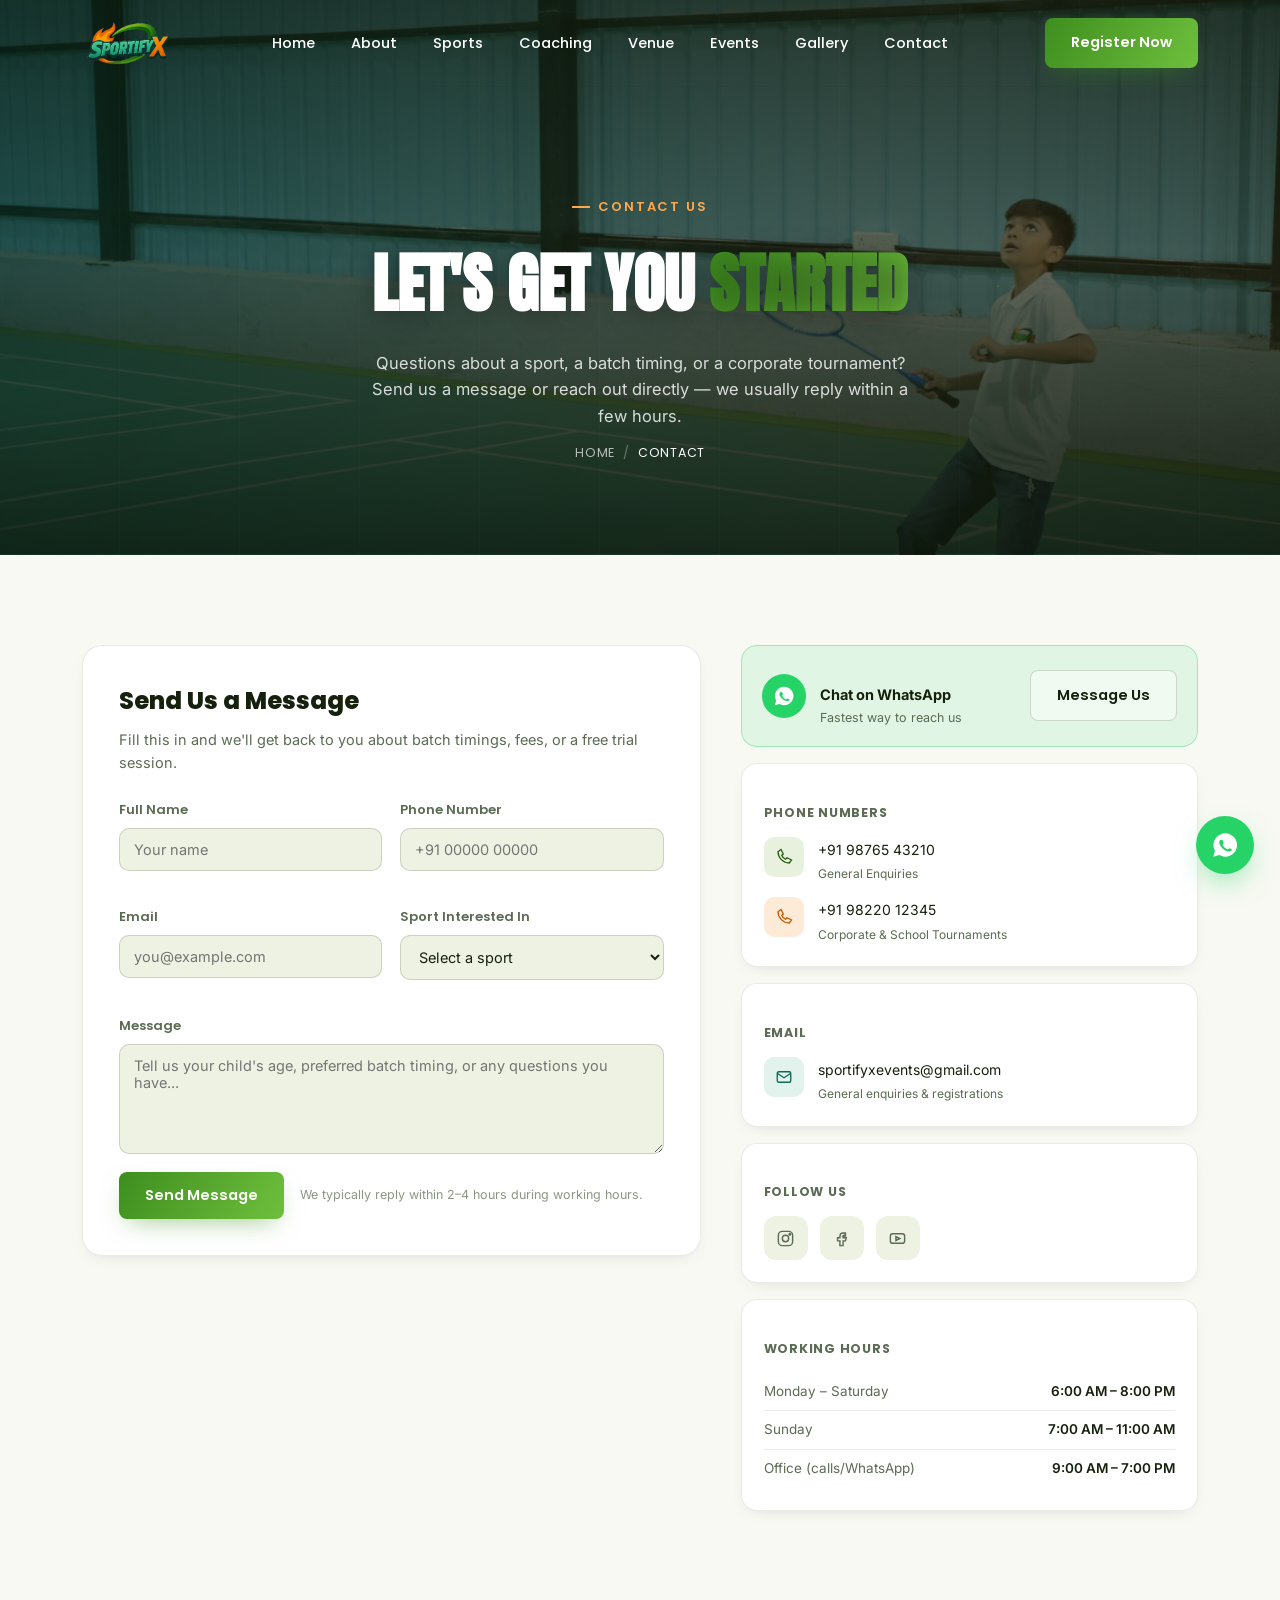
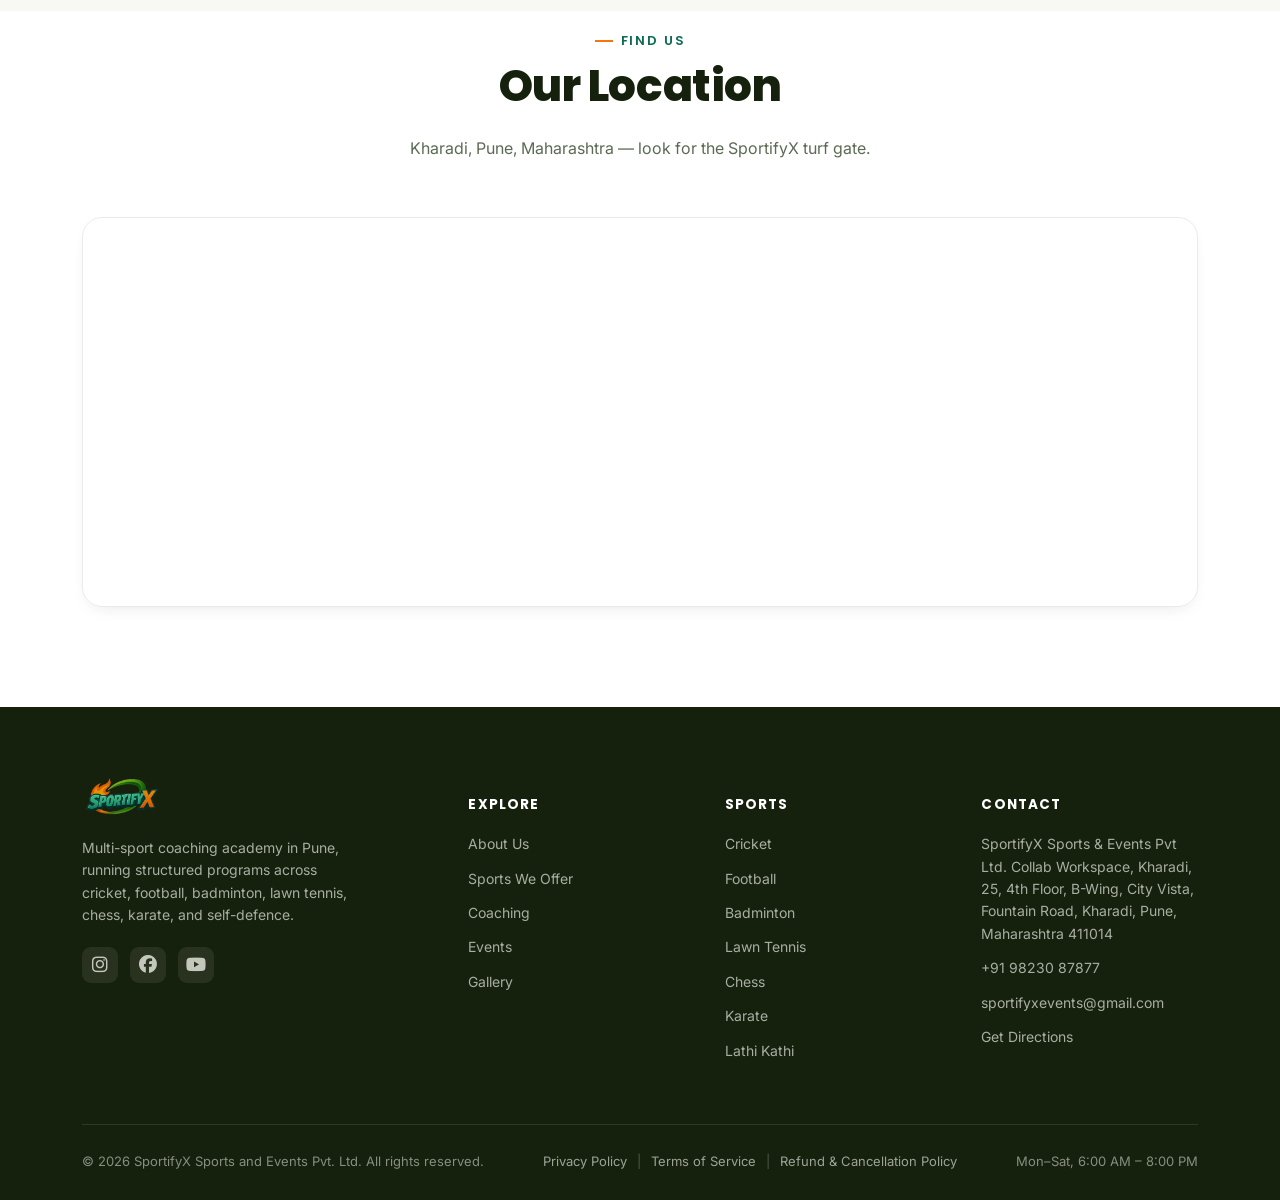
<file: contact/index.html>
<!DOCTYPE html>
<html lang="en">

<head>
  <meta charset="UTF-8">
  <meta name="viewport" content="width=device-width, initial-scale=1.0">
  <title>Contact Us - SportifyX</title>
  <link rel="icon" type="image/x-icon" href="/favicon_io/favicon.ico" />
  <meta name="description"
    content="Get in touch with SportifyX - book a free trial session, ask about coaching programs, or find our Kharadi, Pune location, phone, email, and working hours.">
  <link rel="preconnect" href="https://fonts.googleapis.com">
  <link rel="preconnect" href="https://fonts.gstatic.com" crossorigin>
  <link
    href="https://fonts.googleapis.com/css2?family=Anton&family=Poppins:wght@500;600;700;800&family=Inter:wght@400;500;600&display=swap"
    rel="stylesheet">
  <link rel="stylesheet" href="https://cdnjs.cloudflare.com/ajax/libs/font-awesome/6.7.2/css/all.min.css">
  <link rel="stylesheet" href="/css/style.css">
  <style>
    .page-hero {
      padding: 190px 0 90px;
      position: relative;
      overflow: hidden;
      isolation: isolate;
      text-align: center;
      color: #fff;
    }

    .page-hero .hero-bg {
      position: absolute;
      inset: 0;
      z-index: -2;
      background-image:
        linear-gradient(180deg, rgba(10, 20, 8, .78) 0%, rgba(10, 20, 8, .58) 45%, rgba(10, 20, 8, .88) 100%),
        linear-gradient(100deg, rgba(18, 143, 114, .3), rgba(245, 118, 11, .18) 65%),
        url('/images/gallery/DSC_4423.jpg');
      background-size: cover;
      background-position: center 30%;
    }

    .page-hero .pitch-lines {
      position: absolute;
      inset: 0;
      z-index: -1;
      opacity: .5;
      background-image: repeating-linear-gradient(90deg, transparent, transparent 119px, rgba(255, 255, 255, .05) 120px);
    }

    .page-hero .eyebrow {
      color: var(--orange-bright);
    }

    .page-hero .eyebrow::before {
      background: var(--orange-bright);
    }

    .page-hero h1 {
      font-family: var(--font-display);
      font-size: clamp(36px, 5.6vw, 64px);
      text-transform: uppercase;
      margin: 16px auto 14px;
      position: relative;
      z-index: 1;
      text-shadow: 0 4px 30px rgba(0, 0, 0, .35);
    }

    .page-hero p {
      max-width: 560px;
      margin: 0 auto;
      color: rgba(255, 255, 255, .82);
      font-size: 16.5px;
      position: relative;
      z-index: 1;
    }

    .breadcrumb {
      position: relative;
      z-index: 1;
      display: inline-flex;
      gap: 8px;
      align-items: center;
      font-family: var(--font-head);
      font-size: 12.5px;
      color: rgba(255, 255, 255, .68);
      text-transform: uppercase;
      letter-spacing: .06em;
      margin-top: 14px;
    }

    .breadcrumb a:hover {
      color: #fff;
    }

    .breadcrumb .sep {
      opacity: .5;
    }

    .breadcrumb .current {
      color: #fff;
    }

    .contact-main-sec {
      padding: 90px 0 100px;
    }

    .contact-main-grid {
      display: grid;
      grid-template-columns: 1.15fr 0.85fr;
      gap: 40px;
      align-items: start;
    }

    .form-card {
      background: var(--surface);
      border: 1px solid var(--line);
      border-radius: 20px;
      padding: 36px;
      box-shadow: var(--shadow-sm);
    }

    .form-card h2 {
      font-size: 24px;
      font-weight: 800;
      margin-bottom: 8px;
    }

    .form-card>p {
      color: var(--ink-dim);
      font-size: 14.5px;
      margin-bottom: 26px;
    }

    .form-row {
      display: grid;
      grid-template-columns: 1fr 1fr;
      gap: 18px;
      margin-bottom: 18px;
    }

    .form-field {
      display: flex;
      flex-direction: column;
      gap: 7px;
      margin-bottom: 18px;
    }

    .form-field label {
      font-family: var(--font-head);
      font-size: 13px;
      font-weight: 600;
      color: var(--ink-dim);
    }

    .form-field input,
    .form-field select,
    .form-field textarea {
      font-family: var(--font-body);
      font-size: 14.5px;
      color: var(--ink);
      background: var(--bg-alt);
      border: 1px solid var(--line-strong);
      border-radius: 10px;
      padding: 12px 14px;
      outline: none;
      transition: border-color .2s ease;
    }

    .form-field input:focus,
    .form-field select:focus,
    .form-field textarea:focus {
      border-color: var(--green);
    }

    .form-field textarea {
      resize: vertical;
      min-height: 110px;
    }

    .form-field select {
      cursor: pointer;
    }

    .form-submit-row {
      display: flex;
      align-items: center;
      gap: 16px;
      margin-top: 6px;
      flex-wrap: wrap;
    }

    .form-note {
      font-size: 12.5px;
      color: var(--ink-faint);
    }

    .form-success {
      display: none;
      align-items: center;
      gap: 12px;
      background: var(--green-wash);
      border: 1px solid var(--green-bright);
      color: var(--green-deep);
      padding: 14px 18px;
      border-radius: 12px;
      font-size: 14px;
      margin-top: 18px;
    }

    .form-success.show {
      display: flex;
    }

    .form-success svg {
      width: 20px;
      height: 20px;
      flex-shrink: 0;
    }

    .info-stack {
      display: flex;
      flex-direction: column;
      gap: 16px;
    }

    .info-card {
      background: var(--surface);
      border: 1px solid var(--line);
      border-radius: 16px;
      padding: 22px;
      box-shadow: var(--shadow-sm);
    }

    .info-card h4 {
      font-family: var(--font-head);
      font-size: 12.5px;
      font-weight: 700;
      text-transform: uppercase;
      letter-spacing: .06em;
      color: var(--ink-dim);
      margin-bottom: 14px;
    }

    .info-row {
      display: flex;
      gap: 14px;
      align-items: flex-start;
      margin-bottom: 14px;
    }

    .info-row:last-child {
      margin-bottom: 0;
    }

    .info-icon {
      width: 40px;
      height: 40px;
      border-radius: 10px;
      flex-shrink: 0;
      display: flex;
      align-items: center;
      justify-content: center;
    }

    .info-icon svg {
      width: 18px;
      height: 18px;
    }

    .info-icon.green {
      background: var(--green-wash);
      color: var(--green-deep);
    }

    .info-icon.orange {
      background: var(--orange-wash);
      color: var(--orange-deep);
    }

    .info-icon.cyan {
      background: var(--teal-wash);
      color: var(--teal-deep);
    }

    .info-row a,
    .info-row p {
      font-size: 14px;
      color: var(--ink);
    }

    .info-row span.sub {
      display: block;
      font-size: 12px;
      color: var(--ink-dim);
      margin-top: 2px;
    }

    .whatsapp-card {
      display: flex;
      align-items: center;
      gap: 14px;
      background: rgba(37, 211, 102, .1);
      border: 1px solid rgba(37, 211, 102, .35);
      border-radius: 16px;
      padding: 18px 20px;
    }

    .whatsapp-card-icon {
      width: 44px;
      height: 44px;
      border-radius: 50%;
      background: #25D366;
      color: #fff;
      display: flex;
      align-items: center;
      justify-content: center;
      flex-shrink: 0;
    }

    .whatsapp-card-icon svg {
      width: 22px;
      height: 22px;
    }

    .whatsapp-card h4 {
      font-size: 14.5px;
      font-weight: 700;
      color: var(--ink);
      margin-bottom: 2px;
    }

    .whatsapp-card p {
      font-size: 12.5px;
      color: var(--ink-dim);
    }

    .whatsapp-card-link {
      margin-left: auto;
      flex-shrink: 0;
    }

    .social-row-lg {
      display: flex;
      gap: 12px;
    }

    .social-row-lg a {
      width: 44px;
      height: 44px;
      border-radius: 12px;
      background: var(--bg-alt);
      display: flex;
      align-items: center;
      justify-content: center;
      color: var(--ink-dim);
      transition: color .2s ease, background .2s ease;
    }

    .social-row-lg a:hover {
      color: var(--teal-deep);
      background: var(--teal-wash);
    }

    .social-row-lg svg {
      width: 19px;
      height: 19px;
    }

    .hours-row {
      display: flex;
      justify-content: space-between;
      font-size: 13.5px;
      padding: 8px 0;
      border-bottom: 1px solid var(--line);
    }

    .hours-row:last-child {
      border-bottom: none;
    }

    .hours-row span:first-child {
      color: var(--ink-dim);
    }

    .hours-row span:last-child {
      color: var(--ink);
      font-weight: 600;
    }

    .map-sec {
      padding: 20px 0 100px;
      background: var(--surface);
    }

    .map-frame {
      border-radius: 20px;
      overflow: hidden;
      border: 1px solid var(--line);
      min-height: 380px;
      box-shadow: var(--shadow-sm);
    }

    .map-frame iframe {
      width: 100%;
      height: 100%;
      min-height: 380px;
      border: 0;
    }

    @media (max-width: 1024px) {
      .contact-main-grid {
        grid-template-columns: 1fr;
      }
    }

    @media (max-width: 600px) {
      .form-row {
        grid-template-columns: 1fr;
      }

      .form-card {
        padding: 24px;
      }

      .whatsapp-card {
        flex-wrap: wrap;
      }

      .whatsapp-card-link {
        margin-left: 0;
      }

      .page-hero {
        padding: 150px 0 40px;
      }
    }
  </style>
</head>

<body id="top">

  <div id="navbar"></div>

  <main>
    <section class="page-hero">
      <div class="hero-bg"></div>
      <div class="pitch-lines"></div>
      <div class="container">
        <span class="eyebrow" style="justify-content:center;">Contact Us</span>
        <h1>Let's Get You <span
            style="background:var(--grad-sport);-webkit-background-clip:text;background-clip:text;color:transparent;">Started</span>
        </h1>
        <p>Questions about a sport, a batch timing, or a corporate tournament? Send us a message or reach out
          directly &mdash; we usually reply within a few hours.</p>
        <div class="breadcrumb">
          <a href="/index.html">Home</a><span class="sep">/</span><span class="current">Contact</span>
        </div>
      </div>
    </section>

    <section class="contact-main-sec">
      <div class="container contact-main-grid">

        <div class="form-card reveal">
          <h2>Send Us a Message</h2>
          <p>Fill this in and we'll get back to you about batch timings, fees, or a free trial session.</p>

          <form id="contactForm" novalidate>
            <div class="form-row">
              <div class="form-field">
                <label for="fullName">Full Name</label>
                <input type="text" id="fullName" name="fullName" placeholder="Your name" required>
              </div>
              <div class="form-field">
                <label for="phone">Phone Number</label>
                <input type="tel" id="phone" name="phone" placeholder="+91 00000 00000" required>
              </div>
            </div>

            <div class="form-row">
              <div class="form-field">
                <label for="email">Email</label>
                <input type="email" id="email" name="email" placeholder="you@example.com" required>
              </div>
              <div class="form-field">
                <label for="sport">Sport Interested In</label>
                <select id="sport" name="sport" required>
                  <option value="" disabled selected>Select a sport</option>
                  <option>Cricket</option>
                  <option>Football</option>
                  <option>Badminton</option>
                  <option>Lawn Tennis</option>
                  <option>Chess</option>
                  <option>Karate</option>
                  <option>Lathi Kathi</option>
                  <option>Not sure yet</option>
                </select>
              </div>
            </div>

            <div class="form-field">
              <label for="message">Message</label>
              <textarea id="message" name="message"
                placeholder="Tell us your child's age, preferred batch timing, or any questions you have..."
                required></textarea>
            </div>

            <div class="form-submit-row">
              <button type="submit" class="btn btn-primary">Send Message</button>
              <span class="form-note">We typically reply within 2&ndash;4 hours during working hours.</span>
            </div>

            <div class="form-success" id="formSuccess">
              <svg viewBox="0 0 24 24" fill="none" stroke="currentColor" stroke-width="2">
                <path d="M20 6L9 17l-5-5" />
              </svg>
              <span>Thanks! Your message has been noted &mdash; our team will reach out shortly.</span>
            </div>
          </form>
        </div>

        <div class="info-stack reveal">

          <div class="whatsapp-card">
            <div class="whatsapp-card-icon">
              <svg viewBox="0 0 24 24" fill="currentColor">
                <path
                  d="M12 2a10 10 0 00-8.6 15L2 22l5.2-1.4A10 10 0 1012 2zm5.6 14.3c-.2.6-1.2 1.2-1.7 1.3-.4.1-1 .1-1.6-.1-.4-.1-.9-.3-1.5-.6-2.7-1.2-4.4-3.9-4.6-4.1-.1-.2-1.1-1.5-1.1-2.8 0-1.3.7-2 1-2.2.3-.3.6-.3.8-.3h.5c.2 0 .4 0 .6.5.2.5.7 1.8.8 1.9.1.2.1.4 0 .6-.1.2-.1.3-.3.5l-.4.5c-.1.2-.3.3-.1.6.2.3.8 1.3 1.7 2.1 1.2 1 2.1 1.4 2.4 1.5.3.1.5.1.6-.1l.6-.7c.2-.3.4-.2.7-.1l1.6.8c.2.1.4.2.5.3.1.2.1.9-.1 1.4z" />
              </svg>
            </div>
            <div>
              <h4>Chat on WhatsApp</h4>
              <p>Fastest way to reach us</p>
            </div>
            <a class="whatsapp-card-link btn btn-outline" href="https://wa.me/919823087877" target="_blank"
              rel="noopener">Message Us</a>
          </div>

          <div class="info-card">
            <h4>Phone Numbers</h4>
            <div class="info-row">
              <div class="info-icon green"><svg viewBox="0 0 24 24" fill="none" stroke="currentColor"
                  stroke-width="1.8">
                  <path d="M4 5c0 8 7 15 15 15l3-4-6-3-2 2c-2-1-4-3-5-5l2-2-3-6z" />
                </svg></div>
              <div>
                <a href="tel:+919876543210">+91 98765 43210</a>
                <span class="sub">General Enquiries</span>
              </div>
            </div>
            <div class="info-row">
              <div class="info-icon orange"><svg viewBox="0 0 24 24" fill="none" stroke="currentColor"
                  stroke-width="1.8">
                  <path d="M4 5c0 8 7 15 15 15l3-4-6-3-2 2c-2-1-4-3-5-5l2-2-3-6z" />
                </svg></div>
              <div>
                <a href="tel:+919822012345">+91 98220 12345</a>
                <span class="sub">Corporate &amp; School Tournaments</span>
              </div>
            </div>
          </div>

          <div class="info-card">
            <h4>Email</h4>
            <div class="info-row">
              <div class="info-icon cyan"><svg viewBox="0 0 24 24" fill="none" stroke="currentColor" stroke-width="1.8">
                  <rect x="3" y="5" width="18" height="14" rx="2" />
                  <path d="M3 7l9 6 9-6" />
                </svg></div>
              <div>
                <a href="mailto:sportifyxevents@gmail.com">sportifyxevents@gmail.com</a>
                <span class="sub">General enquiries &amp; registrations</span>
              </div>
            </div>
          </div>

          <div class="info-card">
            <h4>Follow Us</h4>
            <div class="social-row-lg">
              <a href="#" aria-label="Instagram"><svg viewBox="0 0 24 24" fill="none" stroke="currentColor"
                  stroke-width="1.8">
                  <rect x="3" y="3" width="18" height="18" rx="5" />
                  <circle cx="12" cy="12" r="4" />
                  <circle cx="17.5" cy="6.5" r="1" />
                </svg></a>
              <a href="#" aria-label="Facebook"><svg viewBox="0 0 24 24" fill="none" stroke="currentColor"
                  stroke-width="1.8">
                  <path d="M14 9h3V5h-3a4 4 0 00-4 4v2H7v4h3v6h4v-6h3l1-4h-4V9a1 1 0 011-1z" />
                </svg></a>
              <a href="#" aria-label="YouTube"><svg viewBox="0 0 24 24" fill="none" stroke="currentColor"
                  stroke-width="1.8">
                  <rect x="3" y="6" width="18" height="12" rx="3" />
                  <path d="M10 9.5l5 2.5-5 2.5z" />
                </svg></a>
            </div>
          </div>

          <div class="info-card">
            <h4>Working Hours</h4>
            <div class="hours-row"><span>Monday &ndash; Saturday</span><span>6:00 AM &ndash; 8:00 PM</span></div>
            <div class="hours-row"><span>Sunday</span><span>7:00 AM &ndash; 11:00 AM</span></div>
            <div class="hours-row"><span>Office (calls/WhatsApp)</span><span>9:00 AM &ndash; 7:00 PM</span></div>
          </div>

        </div>
      </div>
    </section>

    <section class="map-sec">
      <div class="container">
        <div style="display:flex; justify-content:center;"><span class="eyebrow">Find Us</span></div>
        <h2 class="section-title">Our Location</h2>
        <p class="section-sub">Kharadi, Pune, Maharashtra &mdash; look for the SportifyX turf gate.</p>
        <div class="map-frame reveal">
          <iframe src="https://www.google.com/maps/embed?pb=!1m18!1m12!1m3!1d2728.3585280953075!2d73.94213707346385!3d18.561713182539776!2m3!1f0!2f0!3f0!3m2!1i1024!2i768!4f13.1!3m3!1m2!1s0x3bc2c32d22d89279%3A0x6c14fd752cb55e12!2sCollab%20Workspace!5e1!3m2!1sen!2sin!4v1785481591681!5m2!1sen!2sin"
            loading="lazy" referrerpolicy="no-referrer-when-downgrade" title="SportifyX location map"></iframe>
        </div>
      </div>
    </section>

  </main>

  <a class="whatsapp-float" href="https://wa.me/919823087877" target="_blank" rel="noopener"
    aria-label="Chat on WhatsApp">
    <svg viewBox="0 0 24 24" fill="currentColor">
      <path
        d="M12 2a10 10 0 00-8.6 15L2 22l5.2-1.4A10 10 0 1012 2zm5.6 14.3c-.2.6-1.2 1.2-1.7 1.3-.4.1-1 .1-1.6-.1-.4-.1-.9-.3-1.5-.6-2.7-1.2-4.4-3.9-4.6-4.1-.1-.2-1.1-1.5-1.1-2.8 0-1.3.7-2 1-2.2.3-.3.6-.3.8-.3h.5c.2 0 .4 0 .6.5.2.5.7 1.8.8 1.9.1.2.1.4 0 .6-.1.2-.1.3-.3.5l-.4.5c-.1.2-.3.3-.1.6.2.3.8 1.3 1.7 2.1 1.2 1 2.1 1.4 2.4 1.5.3.1.5.1.6-.1l.6-.7c.2-.3.4-.2.7-.1l1.6.8c.2.1.4.2.5.3.1.2.1.9-.1 1.4z" />
    </svg>
  </a>

  <div id="footer"></div>
  <script src="/js/script.js"></script>

  <script>
    (function () {
      const form = document.getElementById('contactForm');
      const success = document.getElementById('formSuccess');

      form.addEventListener('submit', (e) => {
        e.preventDefault();
        if (!form.checkValidity()) {
          form.reportValidity();
          return;
        }
        success.classList.add('show');
        form.reset();
      });
    })();
  </script>
</body>

</html>
</file>
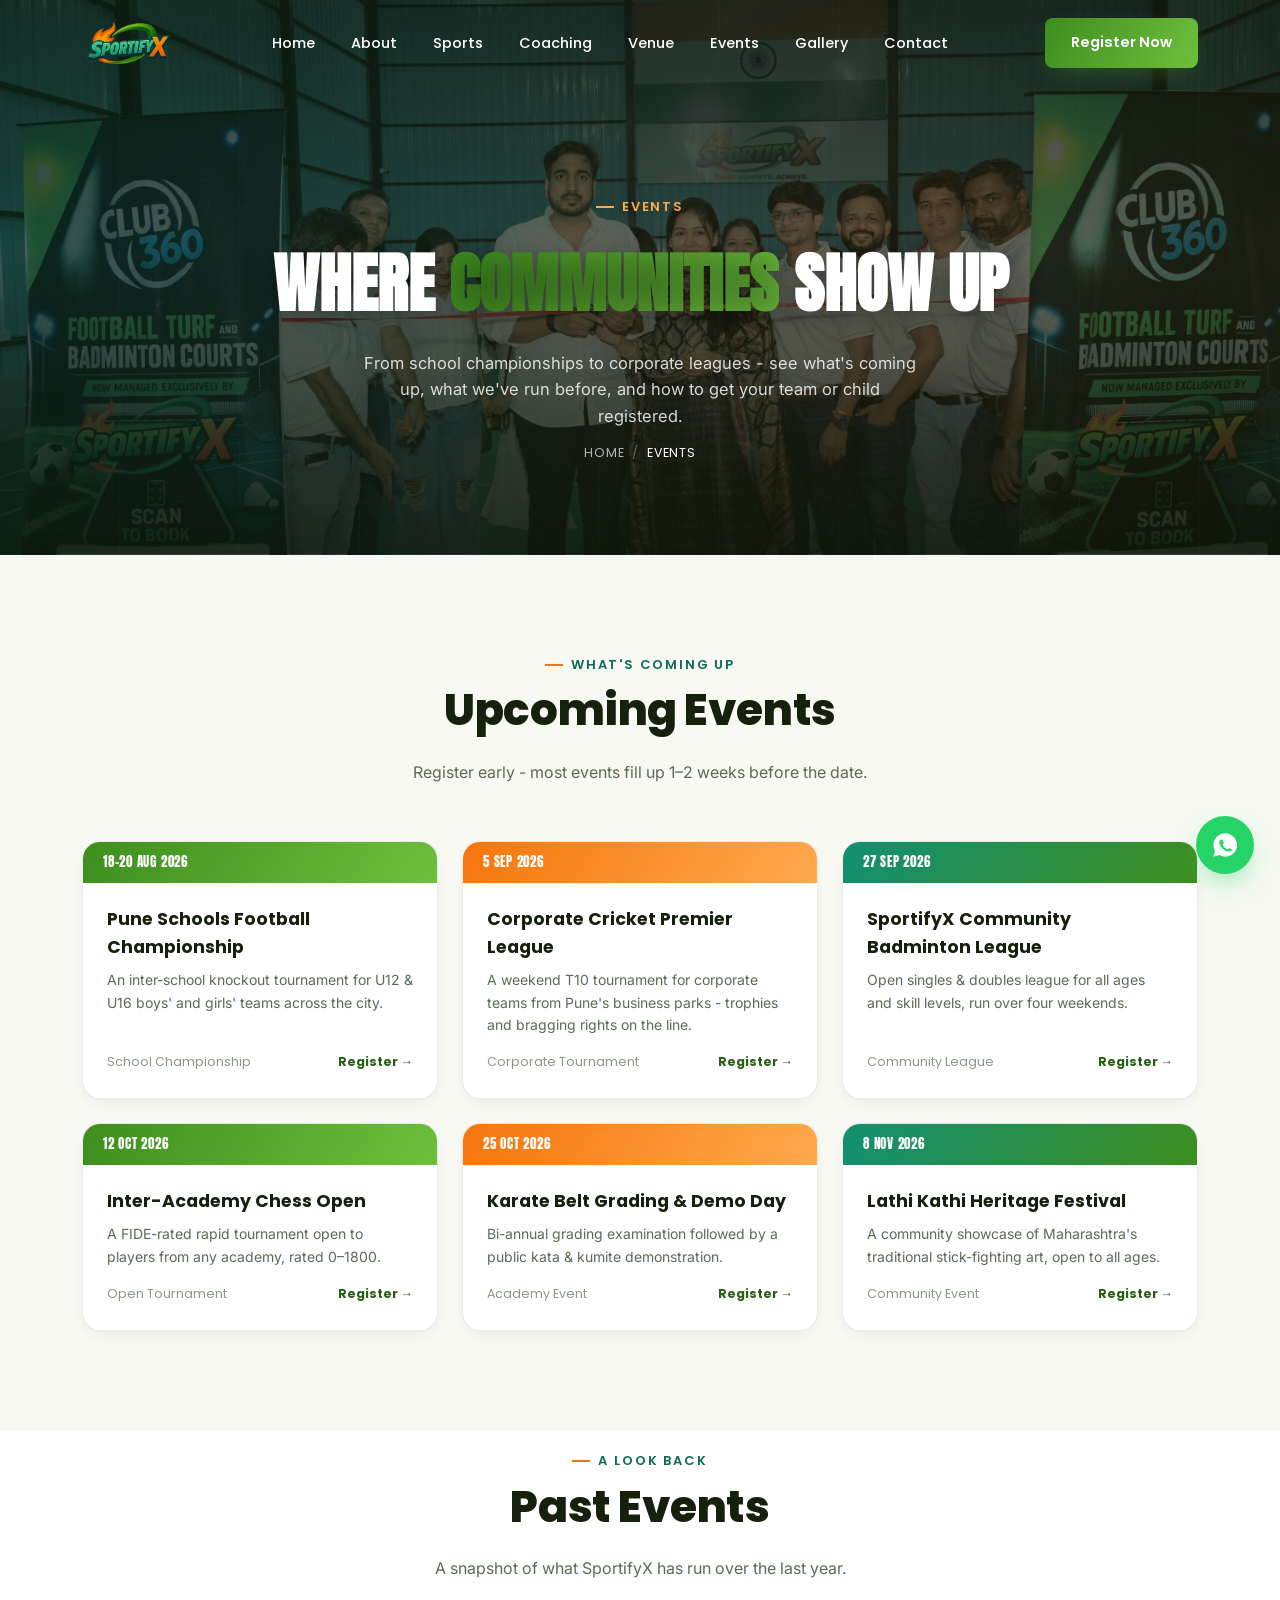
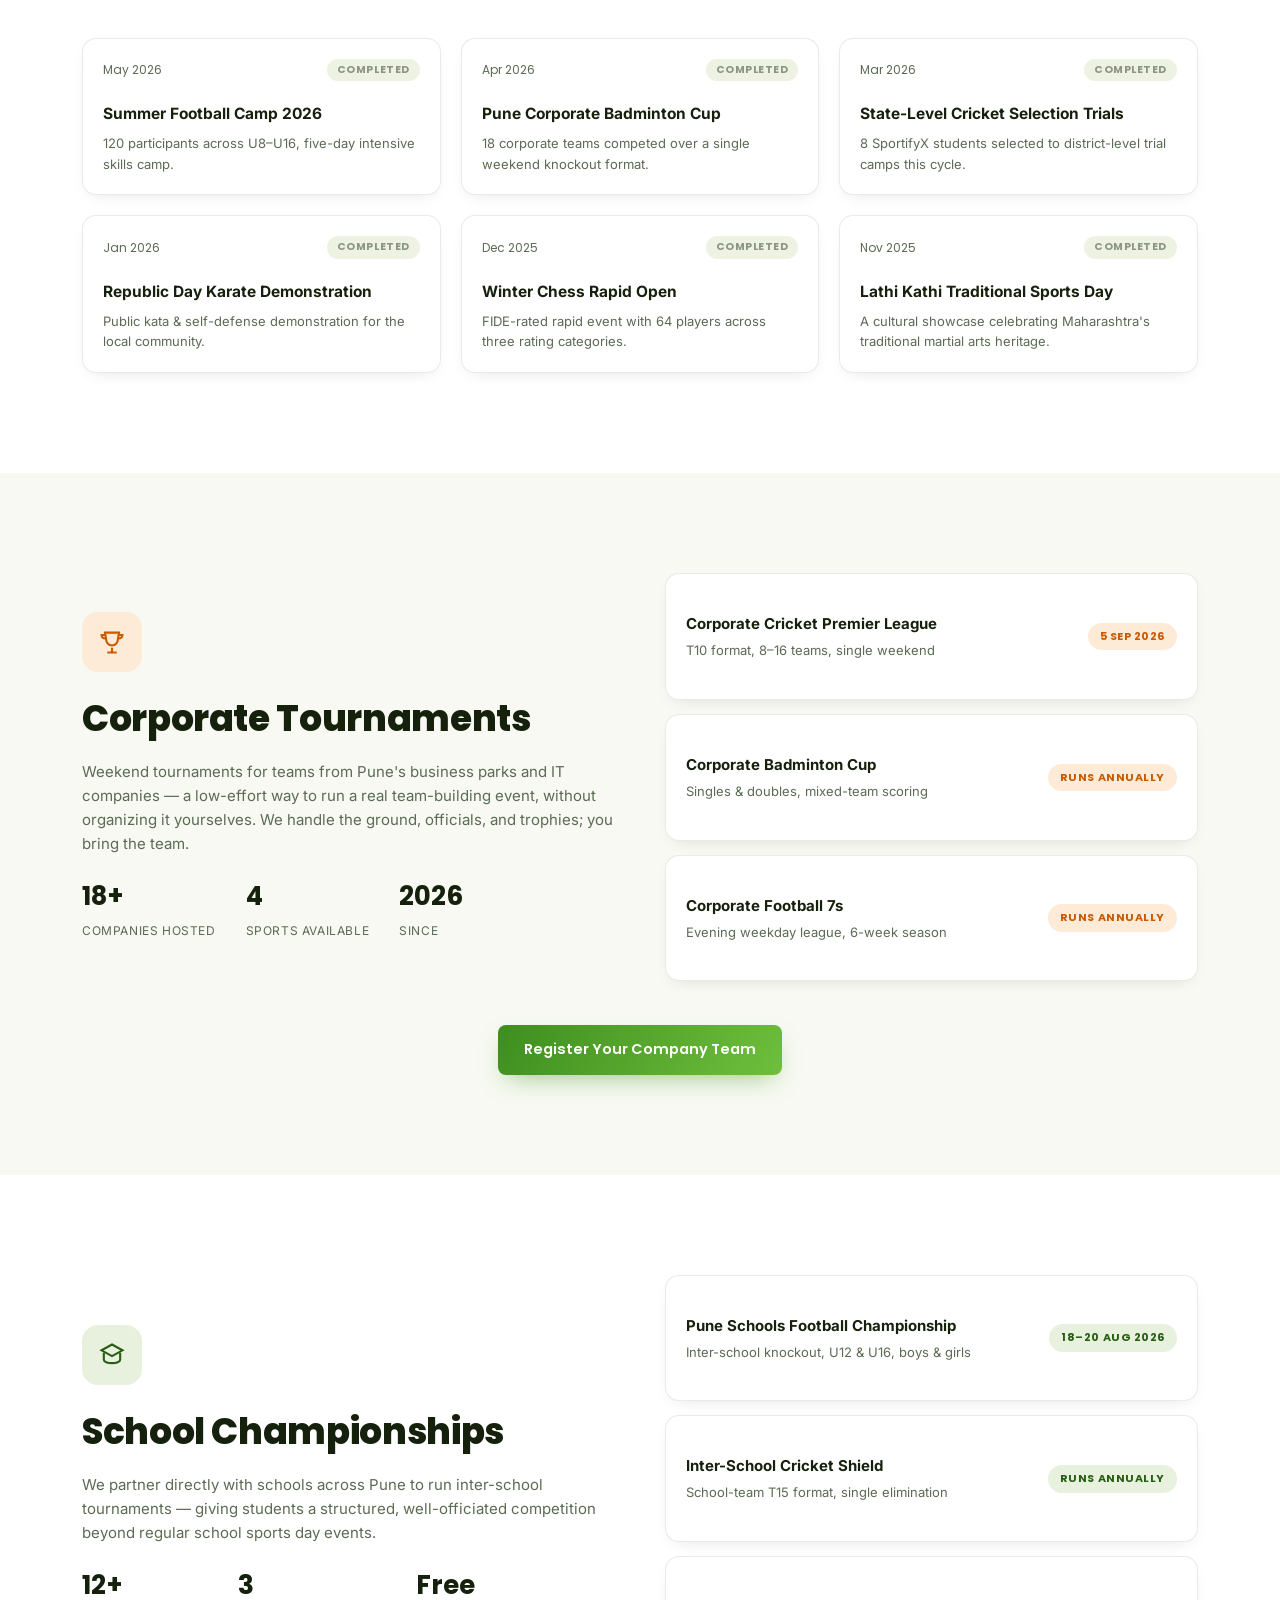
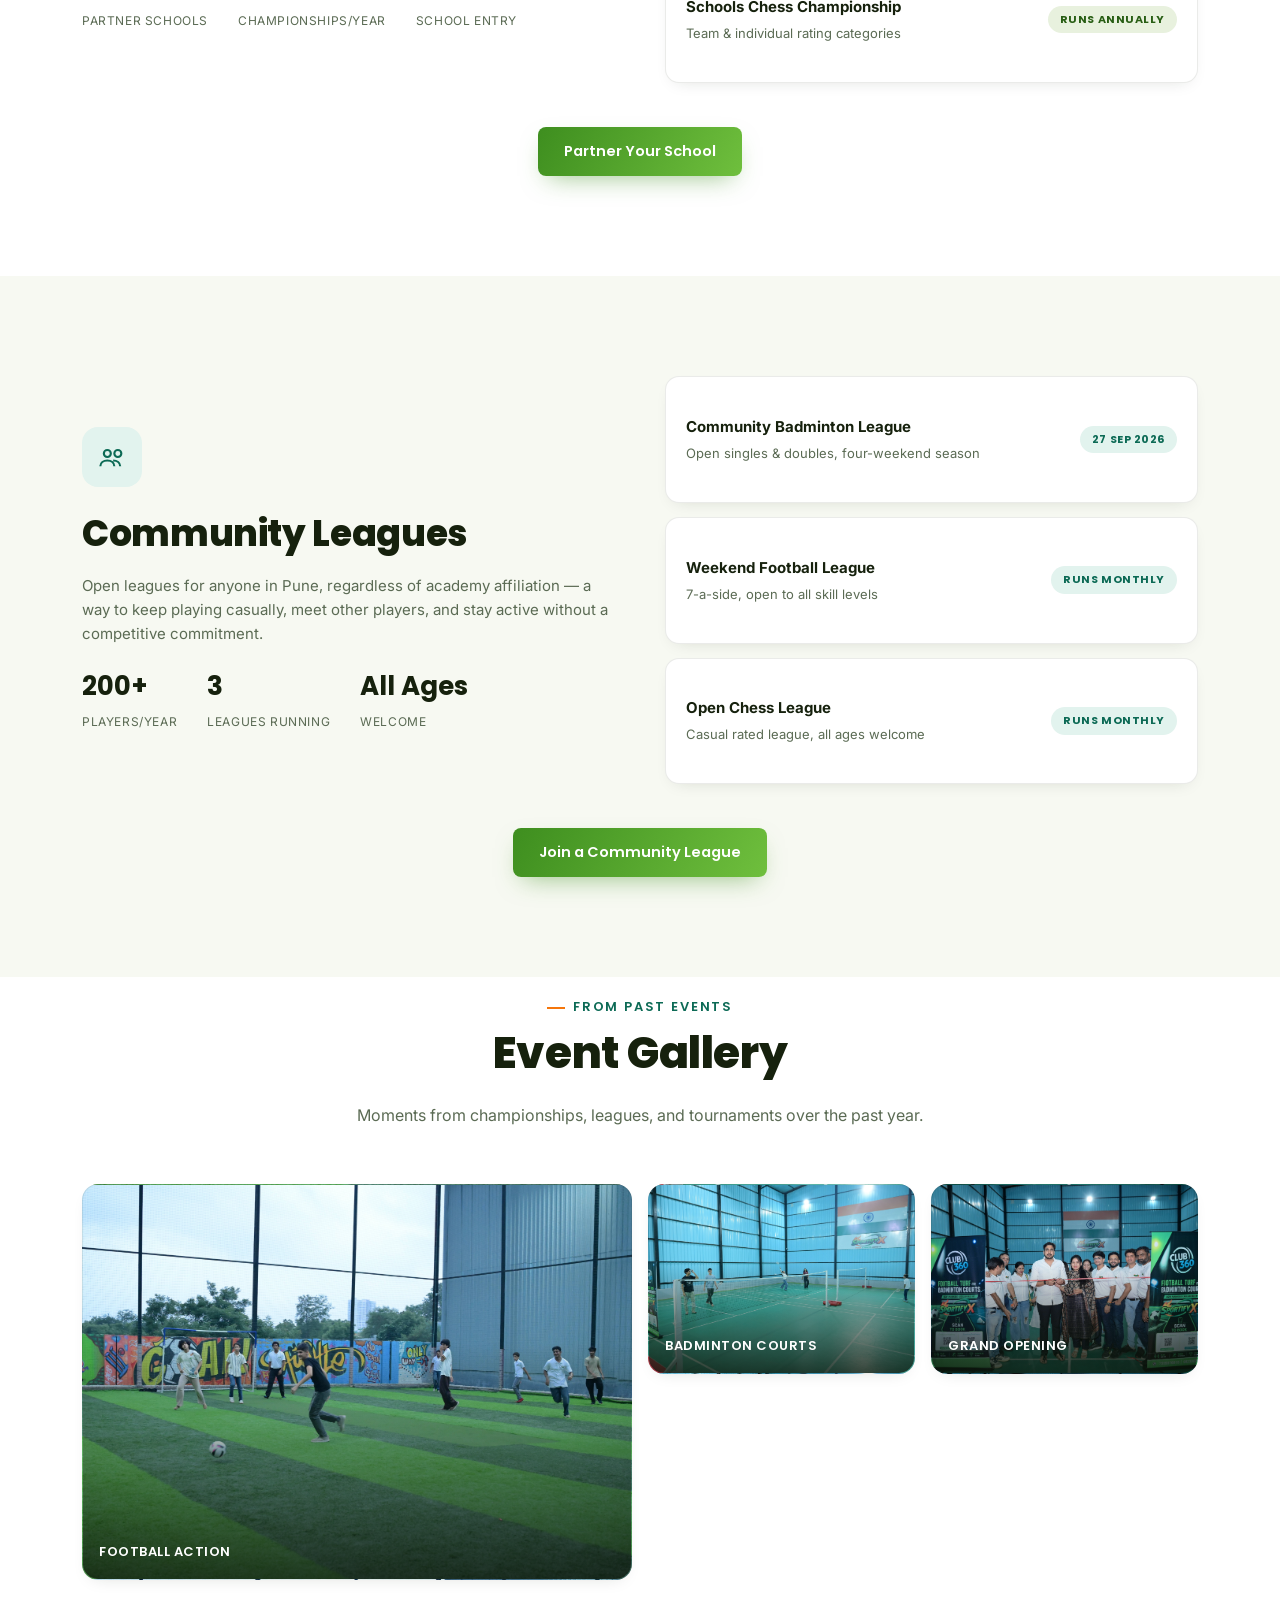
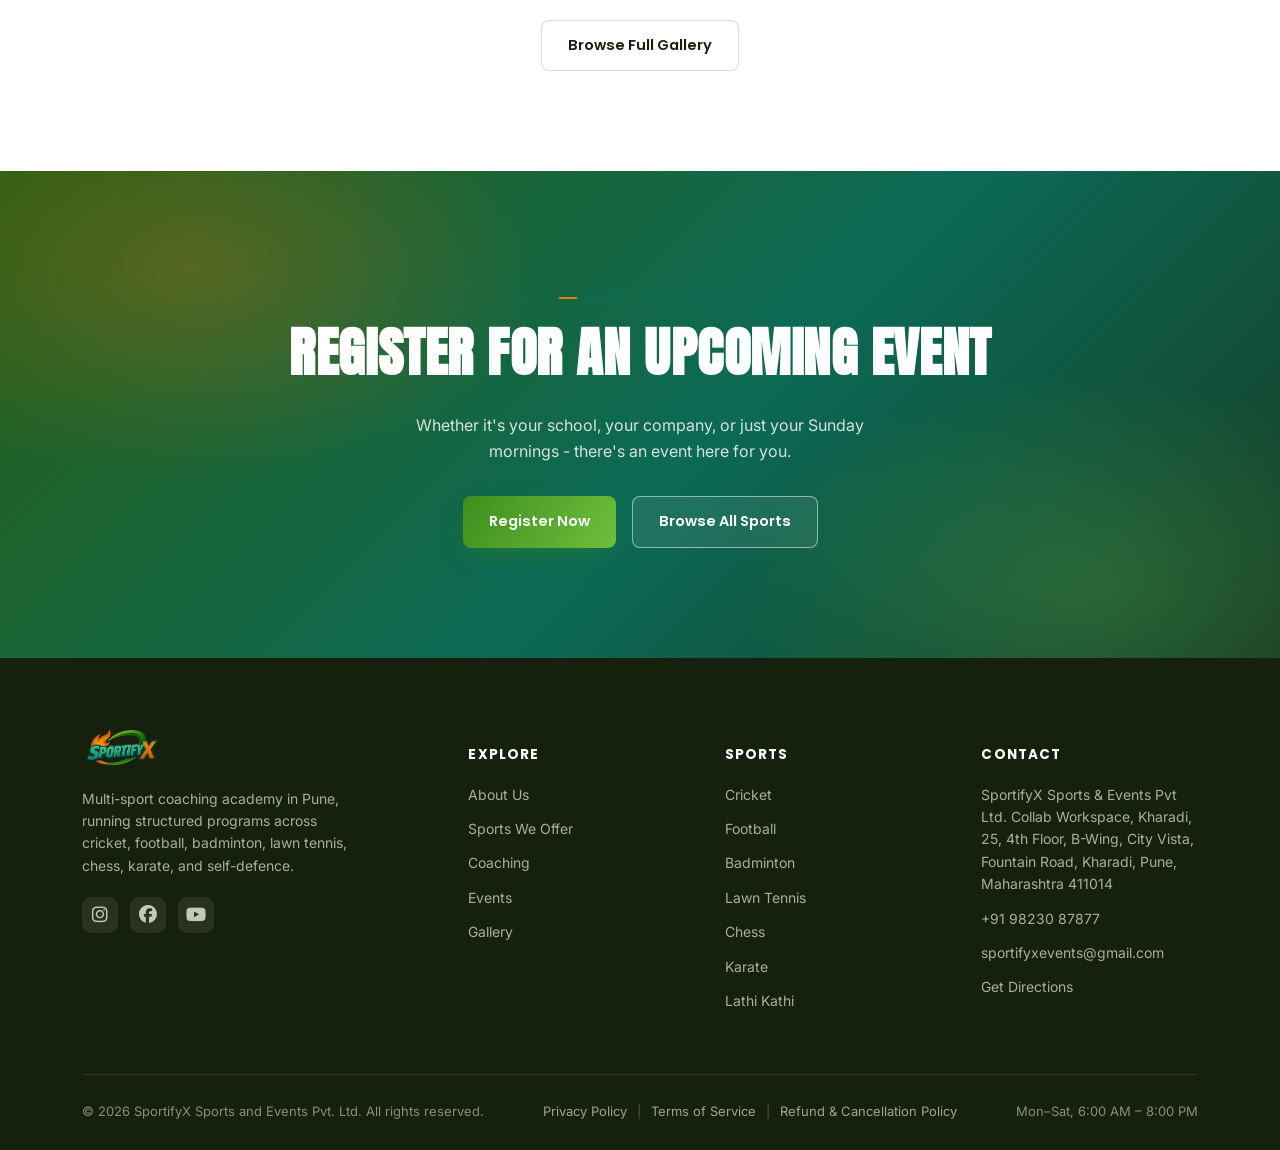
<file: events/index.html>
<!DOCTYPE html>
<html lang="en">

<head>
    <meta charset="UTF-8">
    <meta name="viewport" content="width=device-width, initial-scale=1.0">
    <title>Events - SportifyX</title>
    <link rel="icon" type="image/x-icon" href="/favicon_io/favicon.ico" />
    <meta name="description"
        content="Upcoming and past sporting events at SportifyX Pune - corporate tournaments, school championships, and community leagues across cricket, football, badminton, and more.">
    <link rel="preconnect" href="https://fonts.googleapis.com">
    <link rel="preconnect" href="https://fonts.gstatic.com" crossorigin>
    <link
        href="https://fonts.googleapis.com/css2?family=Anton&family=Poppins:wght@500;600;700;800&family=Inter:wght@400;500;600&display=swap"
        rel="stylesheet">
    <link rel="stylesheet" href="https://cdnjs.cloudflare.com/ajax/libs/font-awesome/6.7.2/css/all.min.css">
    <link rel="stylesheet" href="/css/style.css">

    <style>
        .page-hero {
            padding: 190px 0 90px;
            position: relative;
            overflow: hidden;
            isolation: isolate;
            text-align: center;
            color: #fff;
        }

        .page-hero .hero-bg {
            position: absolute;
            inset: 0;
            z-index: -2;
            background-image:
                linear-gradient(180deg, rgba(10, 20, 8, .78) 0%, rgba(10, 20, 8, .58) 45%, rgba(10, 20, 8, .88) 100%),
                linear-gradient(100deg, rgba(18, 143, 114, .3), rgba(245, 118, 11, .18) 65%),
                url('/images/gallery/DSC_4616.jpg');
            background-size: cover;
            background-position: center 40%;
        }

        .page-hero .pitch-lines {
            position: absolute;
            inset: 0;
            z-index: -1;
            opacity: .5;
            background-image: repeating-linear-gradient(90deg, transparent, transparent 119px, rgba(255, 255, 255, .05) 120px);
        }

        .page-hero .eyebrow {
            color: var(--orange-bright);
        }

        .page-hero .eyebrow::before {
            background: var(--orange-bright);
        }

        .page-hero h1 {
            font-family: var(--font-display);
            font-size: clamp(36px, 5.6vw, 64px);
            text-transform: uppercase;
            margin: 16px auto 14px;
            position: relative;
            z-index: 1;
            text-shadow: 0 4px 30px rgba(0, 0, 0, .35);
        }

        .page-hero p {
            max-width: 560px;
            margin: 0 auto;
            color: rgba(255, 255, 255, .82);
            font-size: 16.5px;
            position: relative;
            z-index: 1;
        }

        .breadcrumb {
            position: relative;
            z-index: 1;
            display: inline-flex;
            gap: 8px;
            align-items: center;
            font-family: var(--font-head);
            font-size: 12.5px;
            color: rgba(255, 255, 255, .68);
            text-transform: uppercase;
            letter-spacing: .06em;
            margin-top: 14px;
        }

        .breadcrumb a:hover {
            color: #fff;
        }

        .breadcrumb .sep {
            opacity: .5;
        }

        .breadcrumb .current {
            color: #fff;
        }

        .upcoming-sec {
            padding: 100px 0;
        }

        .upcoming-grid {
            display: grid;
            grid-template-columns: repeat(3, 1fr);
            gap: 24px;
        }

        .event-card__foot a {
            font-family: var(--font-head);
            font-weight: 700;
            font-size: 12.5px;
            color: var(--green-deep);
        }

        .event-card__foot a:hover {
            color: var(--green);
        }

        .past-sec {
            padding: 20px 0 100px;
            background: var(--surface);
        }

        .past-grid {
            display: grid;
            grid-template-columns: repeat(3, 1fr);
            gap: 20px;
        }

        .past-card {
            background: var(--surface);
            border: 1px solid var(--line);
            border-radius: 14px;
            padding: 20px;
            box-shadow: var(--shadow-sm);
        }

        .past-card__top {
            display: flex;
            justify-content: space-between;
            align-items: center;
            margin-bottom: 10px;
        }

        .past-card__date {
            font-family: var(--font-head);
            font-size: 12px;
            color: var(--ink-dim);
        }

        .past-card__badge {
            font-family: var(--font-head);
            font-weight: 700;
            font-size: 10.5px;
            text-transform: uppercase;
            letter-spacing: .05em;
            color: var(--ink-faint);
            background: var(--bg-alt);
            padding: 3px 10px;
            border-radius: 20px;
        }

        .past-card h4 {
            font-size: 15.5px;
            font-weight: 700;
            margin-bottom: 6px;
        }

        .past-card p {
            font-size: 13px;
            color: var(--ink-dim);
        }

        .category-sec {
            padding: 100px 0;
        }

        .category-sec.alt {
            background: var(--surface);
        }

        .category-top {
            display: grid;
            grid-template-columns: 1fr 1fr;
            gap: 50px;
            align-items: center;
            margin-bottom: 44px;
        }

        .category-icon-badge {
            width: 60px;
            height: 60px;
            border-radius: 16px;
            display: flex;
            align-items: center;
            justify-content: center;
            margin-bottom: 18px;
        }

        .category-icon-badge svg {
            width: 28px;
            height: 28px;
        }

        .category-top h2 {
            font-family: var(--font-head);
            font-weight: 800;
            font-size: clamp(26px, 3.2vw, 36px);
            margin-bottom: 12px;
            letter-spacing: -0.01em;
        }

        .category-top p {
            color: var(--ink-dim);
            font-size: 15px;
            margin-bottom: 20px;
        }

        .category-stats {
            display: flex;
            gap: 30px;
            flex-wrap: wrap;
        }

        .category-stats div {
            text-align: left;
        }

        .category-stats strong {
            display: block;
            font-family: var(--font-number);
            font-size: 26px;
        }

        .category-stats span {
            font-size: 12px;
            color: var(--ink-dim);
            text-transform: uppercase;
            letter-spacing: .05em;
        }

        .category-list {
            display: flex;
            flex-direction: column;
            gap: 14px;
        }

        .category-row {
            display: flex;
            justify-content: space-between;
            align-items: center;
            gap: 16px;
            background: var(--surface);
            border: 1px solid var(--line);
            border-radius: 14px;
            padding: 18px 20px;
            flex-wrap: wrap;
            box-shadow: var(--shadow-sm);
        }

        .category-row-main h4 {
            font-size: 15px;
            font-weight: 700;
            margin-bottom: 4px;
        }

        .category-row-main p {
            font-size: 13px;
            color: var(--ink-dim);
        }

        .category-row-tag {
            font-family: var(--font-head);
            font-weight: 700;
            font-size: 11px;
            text-transform: uppercase;
            letter-spacing: .05em;
            padding: 5px 12px;
            border-radius: 20px;
            flex-shrink: 0;
        }

        .corp .category-icon-badge {
            background: var(--orange-wash);
            color: var(--orange-deep);
        }

        .corp .category-row-tag {
            background: var(--orange-wash);
            color: var(--orange-deep);
        }

        .school .category-icon-badge {
            background: var(--green-wash);
            color: var(--green-deep);
        }

        .school .category-row-tag {
            background: var(--green-wash);
            color: var(--green-deep);
        }

        .community .category-icon-badge {
            background: var(--teal-wash);
            color: var(--teal-deep);
        }

        .community .category-row-tag {
            background: var(--teal-wash);
            color: var(--teal-deep);
        }

        .event-gallery-sec {
            padding: 20px 0 100px;
            background: var(--surface);
        }

        .register-row {
            text-align: center;
            margin-top: 40px;
        }

        .gallery-grid {
            display: grid;
            grid-template-columns: repeat(4, 1fr);
            grid-auto-rows: 190px;
            gap: 16px;
        }

        .gallery-tile {
            border-radius: 16px;
            position: relative;
            display: flex;
            align-items: flex-end;
            padding: 16px;
            overflow: hidden;
            border: 1px solid var(--line);
            background-size: cover;
            background-position: center;
            box-shadow: var(--shadow-sm);
        }

        .gallery-tile::after {
            content: '';
            position: absolute;
            inset: 0;
            background: linear-gradient(180deg, transparent 40%, rgba(10, 20, 8, .78) 100%);
        }

        .gallery-tile span {
            position: relative;
            z-index: 1;
            font-family: var(--font-head);
            font-weight: 600;
            font-size: 13px;
            letter-spacing: .04em;
            text-transform: uppercase;
            color: #fff;
        }

        .gallery-tile.g1 {
            grid-column: span 2;
            grid-row: span 2;
            background-image: url('/images/gallery/DSC_4491.jpg');
        }

        .gallery-tile.g2 {
            background-image: url('/images/gallery/DSC_4550.jpg');
        }

        .gallery-tile.g3 {
            background-image: url('/images/gallery/DSC_4616.jpg');
        }

        .gallery-tile.g4 {
            background-image: url('/images/gallery/DSC_4590.jpg');
        }

        .gallery-tile.g5 {
            background-image: url('/images/gallery/DSC_4592.jpg');
        }

        .gallery-more {
            text-align: center;
            margin-top: 40px;
        }

        @media (max-width: 1024px) {
            .gallery-grid {
                grid-template-columns: repeat(2, 1fr);
            }

            .gallery-tile.g1 {
                grid-column: span 2;
            }
        }

        @media (max-width: 600px) {
            .gallery-grid {
                grid-template-columns: 1fr;
            }

            .gallery-tile.g1 {
                grid-column: span 1;
            }
        }

        @media (max-width: 1024px) {

            .upcoming-grid,
            .past-grid {
                grid-template-columns: 1fr 1fr;
            }

            .category-top {
                grid-template-columns: 1fr;
            }
        }

        @media (max-width: 600px) {

            .upcoming-grid,
            .past-grid {
                grid-template-columns: 1fr;
            }

            .category-row {
                flex-direction: column;
                align-items: flex-start;
            }

            .page-hero {
                padding: 150px 0 40px;
            }
        }
    </style>
</head>

<body id="top">

    <div id="navbar"></div>

    <main>
        <section class="page-hero">
            <div class="hero-bg"></div>
            <div class="pitch-lines"></div>
            <div class="container">
                <span class="eyebrow" style="justify-content:center;">Events</span>
                <h1>Where <span
                        style="background:var(--grad-sport);-webkit-background-clip:text;background-clip:text;color:transparent;">Communities</span>
                    Show Up</h1>
                <p>From school championships to corporate leagues - see what's coming up, what we've run before, and
                    how to get your team or child registered.</p>
                <div class="breadcrumb">
                    <a href="/index.html">Home</a><span class="sep">/</span><span class="current">Events</span>
                </div>
            </div>
        </section>

        <section class="upcoming-sec" id="upcoming">
            <div class="container">
                <div style="display:flex; justify-content:center;"><span class="eyebrow">What's Coming Up</span></div>
                <h2 class="section-title">Upcoming Events</h2>
                <p class="section-sub">Register early - most events fill up 1&ndash;2 weeks before the date.</p>
                <div class="upcoming-grid">

                    <div class="event-card g reveal">
                        <span class="event-card__date">18&ndash;20 Aug 2026</span>
                        <div class="event-card__body">
                            <h3>Pune Schools Football Championship</h3>
                            <p>An inter-school knockout tournament for U12 &amp; U16 boys' and girls' teams across the
                                city.</p>
                            <div class="event-card__foot"><span>School Championship</span><a
                                    href="/contact/index.html">Register &rarr;</a></div>
                        </div>
                    </div>

                    <div class="event-card o reveal">
                        <span class="event-card__date">5 Sep 2026</span>
                        <div class="event-card__body">
                            <h3>Corporate Cricket Premier League</h3>
                            <p>A weekend T10 tournament for corporate teams from Pune's business parks - trophies and
                                bragging rights on the line.</p>
                            <div class="event-card__foot"><span>Corporate Tournament</span><a
                                    href="/contact/index.html">Register &rarr;</a></div>
                        </div>
                    </div>

                    <div class="event-card c reveal">
                        <span class="event-card__date">27 Sep 2026</span>
                        <div class="event-card__body">
                            <h3>SportifyX Community Badminton League</h3>
                            <p>Open singles &amp; doubles league for all ages and skill levels, run over four weekends.
                            </p>
                            <div class="event-card__foot"><span>Community League</span><a
                                    href="/contact/index.html">Register &rarr;</a></div>
                        </div>
                    </div>

                    <div class="event-card g reveal">
                        <span class="event-card__date">12 Oct 2026</span>
                        <div class="event-card__body">
                            <h3>Inter-Academy Chess Open</h3>
                            <p>A FIDE-rated rapid tournament open to players from any academy, rated 0&ndash;1800.</p>
                            <div class="event-card__foot"><span>Open Tournament</span><a
                                    href="/contact/index.html">Register &rarr;</a></div>
                        </div>
                    </div>

                    <div class="event-card o reveal">
                        <span class="event-card__date">25 Oct 2026</span>
                        <div class="event-card__body">
                            <h3>Karate Belt Grading &amp; Demo Day</h3>
                            <p>Bi-annual grading examination followed by a public kata &amp; kumite demonstration.</p>
                            <div class="event-card__foot"><span>Academy Event</span><a
                                    href="/contact/index.html">Register &rarr;</a></div>
                        </div>
                    </div>

                    <div class="event-card c reveal">
                        <span class="event-card__date">8 Nov 2026</span>
                        <div class="event-card__body">
                            <h3>Lathi Kathi Heritage Festival</h3>
                            <p>A community showcase of Maharashtra's traditional stick-fighting art, open to all ages.
                            </p>
                            <div class="event-card__foot"><span>Community Event</span><a
                                    href="/contact/index.html">Register &rarr;</a></div>
                        </div>
                    </div>

                </div>
            </div>
        </section>

        <section class="past-sec" id="past">
            <div class="container">
                <div style="display:flex; justify-content:center;"><span class="eyebrow">A Look Back</span></div>
                <h2 class="section-title">Past Events</h2>
                <p class="section-sub">A snapshot of what SportifyX has run over the last year.</p>
                <div class="past-grid">

                    <div class="past-card reveal">
                        <div class="past-card__top"><span class="past-card__date">May 2026</span><span
                                class="past-card__badge">Completed</span></div>
                        <h4>Summer Football Camp 2026</h4>
                        <p>120 participants across U8&ndash;U16, five-day intensive skills camp.</p>
                    </div>

                    <div class="past-card reveal">
                        <div class="past-card__top"><span class="past-card__date">Apr 2026</span><span
                                class="past-card__badge">Completed</span></div>
                        <h4>Pune Corporate Badminton Cup</h4>
                        <p>18 corporate teams competed over a single weekend knockout format.</p>
                    </div>

                    <div class="past-card reveal">
                        <div class="past-card__top"><span class="past-card__date">Mar 2026</span><span
                                class="past-card__badge">Completed</span></div>
                        <h4>State-Level Cricket Selection Trials</h4>
                        <p>8 SportifyX students selected to district-level trial camps this cycle.</p>
                    </div>

                    <div class="past-card reveal">
                        <div class="past-card__top"><span class="past-card__date">Jan 2026</span><span
                                class="past-card__badge">Completed</span></div>
                        <h4>Republic Day Karate Demonstration</h4>
                        <p>Public kata &amp; self-defense demonstration for the local community.</p>
                    </div>

                    <div class="past-card reveal">
                        <div class="past-card__top"><span class="past-card__date">Dec 2025</span><span
                                class="past-card__badge">Completed</span></div>
                        <h4>Winter Chess Rapid Open</h4>
                        <p>FIDE-rated rapid event with 64 players across three rating categories.</p>
                    </div>

                    <div class="past-card reveal">
                        <div class="past-card__top"><span class="past-card__date">Nov 2025</span><span
                                class="past-card__badge">Completed</span></div>
                        <h4>Lathi Kathi Traditional Sports Day</h4>
                        <p>A cultural showcase celebrating Maharashtra's traditional martial arts heritage.</p>
                    </div>

                </div>
            </div>
        </section>

        <section class="category-sec corp" id="corporate">
            <div class="container">
                <div class="category-top">
                    <div>
                        <div class="category-icon-badge"><svg viewBox="0 0 24 24" fill="none" stroke="currentColor"
                                stroke-width="1.8">
                                <path d="M8 21h8M12 17v4M6 4h12l-1 6a5 5 0 01-10 0z" />
                                <path d="M6 6H3a3 3 0 003 3M18 6h3a3 3 0 01-3 3" />
                            </svg></div>
                        <h2>Corporate Tournaments</h2>
                        <p>Weekend tournaments for teams from Pune's business parks and IT companies &mdash; a
                            low-effort
                            way to run a real team-building event, without organizing it yourselves. We handle the
                            ground,
                            officials, and trophies; you bring the team.</p>
                        <div class="category-stats">
                            <div><strong>18+</strong><span>Companies Hosted</span></div>
                            <div><strong>4</strong><span>Sports Available</span></div>
                            <div><strong>2026</strong><span>Since</span></div>
                        </div>
                    </div>
                    <div class="category-list">
                        <div class="category-row">
                            <div class="category-row-main">
                                <h4>Corporate Cricket Premier League</h4>
                                <p>T10 format, 8&ndash;16 teams, single weekend</p>
                            </div>
                            <span class="category-row-tag">5 Sep 2026</span>
                        </div>
                        <div class="category-row">
                            <div class="category-row-main">
                                <h4>Corporate Badminton Cup</h4>
                                <p>Singles &amp; doubles, mixed-team scoring</p>
                            </div>
                            <span class="category-row-tag">Runs Annually</span>
                        </div>
                        <div class="category-row">
                            <div class="category-row-main">
                                <h4>Corporate Football 7s</h4>
                                <p>Evening weekday league, 6-week season</p>
                            </div>
                            <span class="category-row-tag">Runs Annually</span>
                        </div>
                    </div>
                </div>
                <div class="register-row" style="text-align:center;">
                    <a href="/contact/index.html" class="btn btn-primary">Register Your Company Team</a>
                </div>
            </div>
        </section>

        <section class="category-sec alt school" id="schools">
            <div class="container">
                <div class="category-top">
                    <div class="category-list" style="order:2;">
                        <div class="category-row">
                            <div class="category-row-main">
                                <h4>Pune Schools Football Championship</h4>
                                <p>Inter-school knockout, U12 &amp; U16, boys &amp; girls</p>
                            </div>
                            <span class="category-row-tag">18&ndash;20 Aug 2026</span>
                        </div>
                        <div class="category-row">
                            <div class="category-row-main">
                                <h4>Inter-School Cricket Shield</h4>
                                <p>School-team T15 format, single elimination</p>
                            </div>
                            <span class="category-row-tag">Runs Annually</span>
                        </div>
                        <div class="category-row">
                            <div class="category-row-main">
                                <h4>Schools Chess Championship</h4>
                                <p>Team &amp; individual rating categories</p>
                            </div>
                            <span class="category-row-tag">Runs Annually</span>
                        </div>
                    </div>
                    <div style="order:1;">
                        <div class="category-icon-badge"><svg viewBox="0 0 24 24" fill="none" stroke="currentColor"
                                stroke-width="1.8">
                                <path d="M12 3l9 5-9 5-9-5z" />
                                <path d="M5 10v6c0 1.7 3.1 3 7 3s7-1.3 7-3v-6" />
                            </svg></div>
                        <h2>School Championships</h2>
                        <p>We partner directly with schools across Pune to run inter-school tournaments &mdash; giving
                            students a structured, well-officiated competition beyond regular school sports day events.
                        </p>
                        <div class="category-stats">
                            <div><strong>12+</strong><span>Partner Schools</span></div>
                            <div><strong>3</strong><span>Championships/Year</span></div>
                            <div><strong>Free</strong><span>School Entry</span></div>
                        </div>
                    </div>
                </div>
                <div class="register-row" style="text-align:center;">
                    <a href="/contact/index.html" class="btn btn-primary">Partner Your School</a>
                </div>
            </div>
        </section>

        <section class="category-sec community" id="community">
            <div class="container">
                <div class="category-top">
                    <div>
                        <div class="category-icon-badge"><svg viewBox="0 0 24 24" fill="none" stroke="currentColor"
                                stroke-width="1.8">
                                <circle cx="8" cy="9" r="3" />
                                <circle cx="17" cy="9" r="3" />
                                <path d="M2 20c0-3 2.7-5 6-5s6 2 6 5M13 15c3.3 0 6 2 6 5" />
                            </svg></div>
                        <h2>Community Leagues</h2>
                        <p>Open leagues for anyone in Pune, regardless of academy affiliation &mdash; a way to keep
                            playing casually, meet other players, and stay active without a competitive commitment.</p>
                        <div class="category-stats">
                            <div><strong>200+</strong><span>Players/Year</span></div>
                            <div><strong>3</strong><span>Leagues Running</span></div>
                            <div><strong>All Ages</strong><span>Welcome</span></div>
                        </div>
                    </div>
                    <div class="category-list">
                        <div class="category-row">
                            <div class="category-row-main">
                                <h4>Community Badminton League</h4>
                                <p>Open singles &amp; doubles, four-weekend season</p>
                            </div>
                            <span class="category-row-tag">27 Sep 2026</span>
                        </div>
                        <div class="category-row">
                            <div class="category-row-main">
                                <h4>Weekend Football League</h4>
                                <p>7-a-side, open to all skill levels</p>
                            </div>
                            <span class="category-row-tag">Runs Monthly</span>
                        </div>
                        <div class="category-row">
                            <div class="category-row-main">
                                <h4>Open Chess League</h4>
                                <p>Casual rated league, all ages welcome</p>
                            </div>
                            <span class="category-row-tag">Runs Monthly</span>
                        </div>
                    </div>
                </div>
                <div class="register-row" style="text-align:center;">
                    <a href="/contact/index.html" class="btn btn-primary">Join a Community League</a>
                </div>
            </div>
        </section>

        <section class="event-gallery-sec" id="gallery">
            <div class="container">
                <div style="display:flex; justify-content:center;"><span class="eyebrow">From Past Events</span></div>
                <h2 class="section-title">Event Gallery</h2>
                <p class="section-sub">Moments from championships, leagues, and tournaments over the past year.</p>
                <div class="gallery-grid">
                    <div class="gallery-tile g1 reveal"><span>Football Action</span></div>
                    <div class="gallery-tile g2 reveal"><span>Badminton Courts</span></div>
                    <div class="gallery-tile g3 reveal"><span>Grand Opening</span></div>
                    <div class="gallery-tile g4 reveal"><span>Awards Night</span></div>
                    <div class="gallery-tile g5 reveal"><span>Community Turnout</span></div>
                </div>
                <div class="gallery-more">
                    <a href="/gallery/index.html" class="btn btn-outline">Browse Full Gallery</a>
                </div>
            </div>
        </section>

        <section class="cta" id="register">
            <div class="container">
                <span class="eyebrow" style="justify-content:center;">Ready to Join?</span>
                <h2>Register for an Upcoming Event</h2>
                <p>Whether it's your school, your company, or just your Sunday mornings - there's an event here for
                    you.</p>
                <div class="cta-actions">
                    <a href="/contact/index.html" class="btn btn-primary">Register Now</a>
                    <a href="/sports/index.html" class="btn btn-outline">Browse All Sports</a>
                </div>
            </div>
        </section>

    </main>

    <a class="whatsapp-float" href="https://wa.me/919876543210" target="_blank" rel="noopener"
        aria-label="Chat on WhatsApp">
        <svg viewBox="0 0 24 24" fill="currentColor">
            <path
                d="M12 2a10 10 0 00-8.6 15L2 22l5.2-1.4A10 10 0 1012 2zm5.6 14.3c-.2.6-1.2 1.2-1.7 1.3-.4.1-1 .1-1.6-.1-.4-.1-.9-.3-1.5-.6-2.7-1.2-4.4-3.9-4.6-4.1-.1-.2-1.1-1.5-1.1-2.8 0-1.3.7-2 1-2.2.3-.3.6-.3.8-.3h.5c.2 0 .4 0 .6.5.2.5.7 1.8.8 1.9.1.2.1.4 0 .6-.1.2-.1.3-.3.5l-.4.5c-.1.2-.3.3-.1.6.2.3.8 1.3 1.7 2.1 1.2 1 2.1 1.4 2.4 1.5.3.1.5.1.6-.1l.6-.7c.2-.3.4-.2.7-.1l1.6.8c.2.1.4.2.5.3.1.2.1.9-.1 1.4z" />
        </svg>
    </a>

    <div id="footer"></div>

    <script src="/js/script.js"></script>
</body>

</html>
</file>
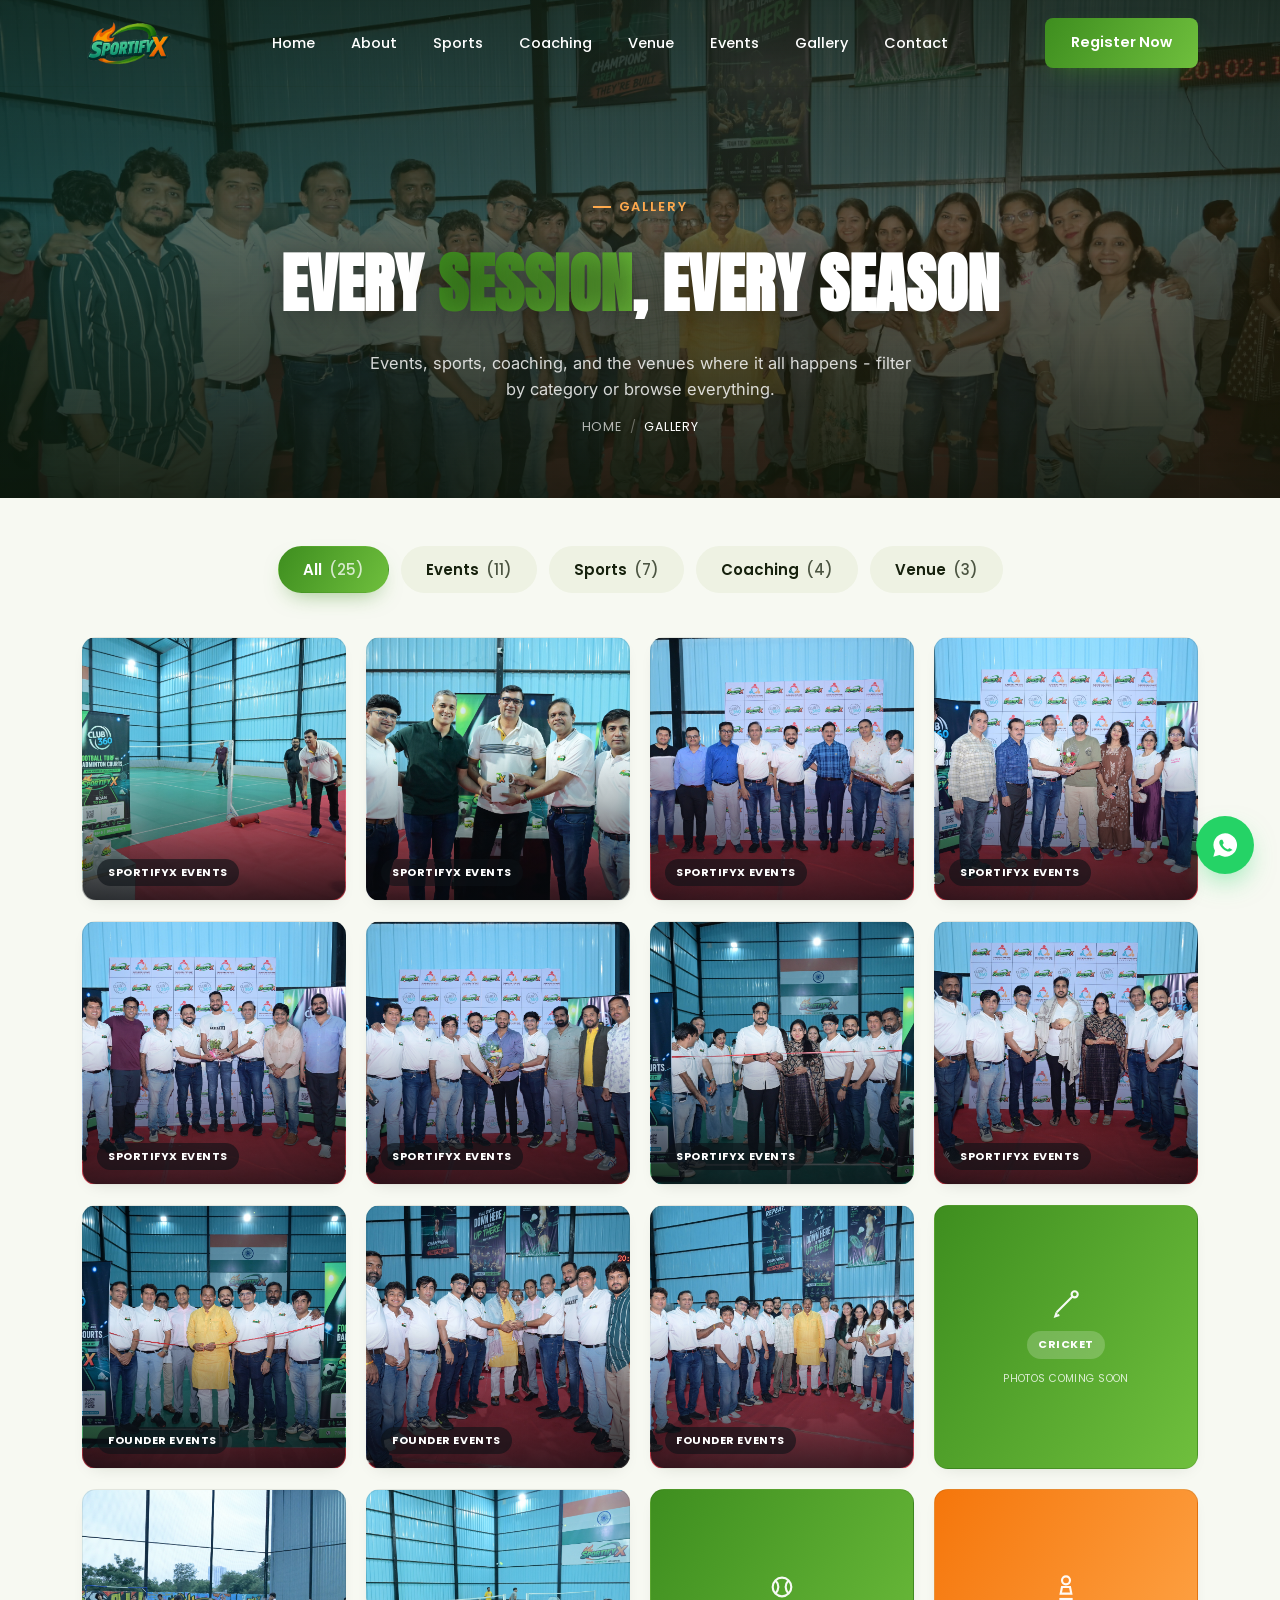
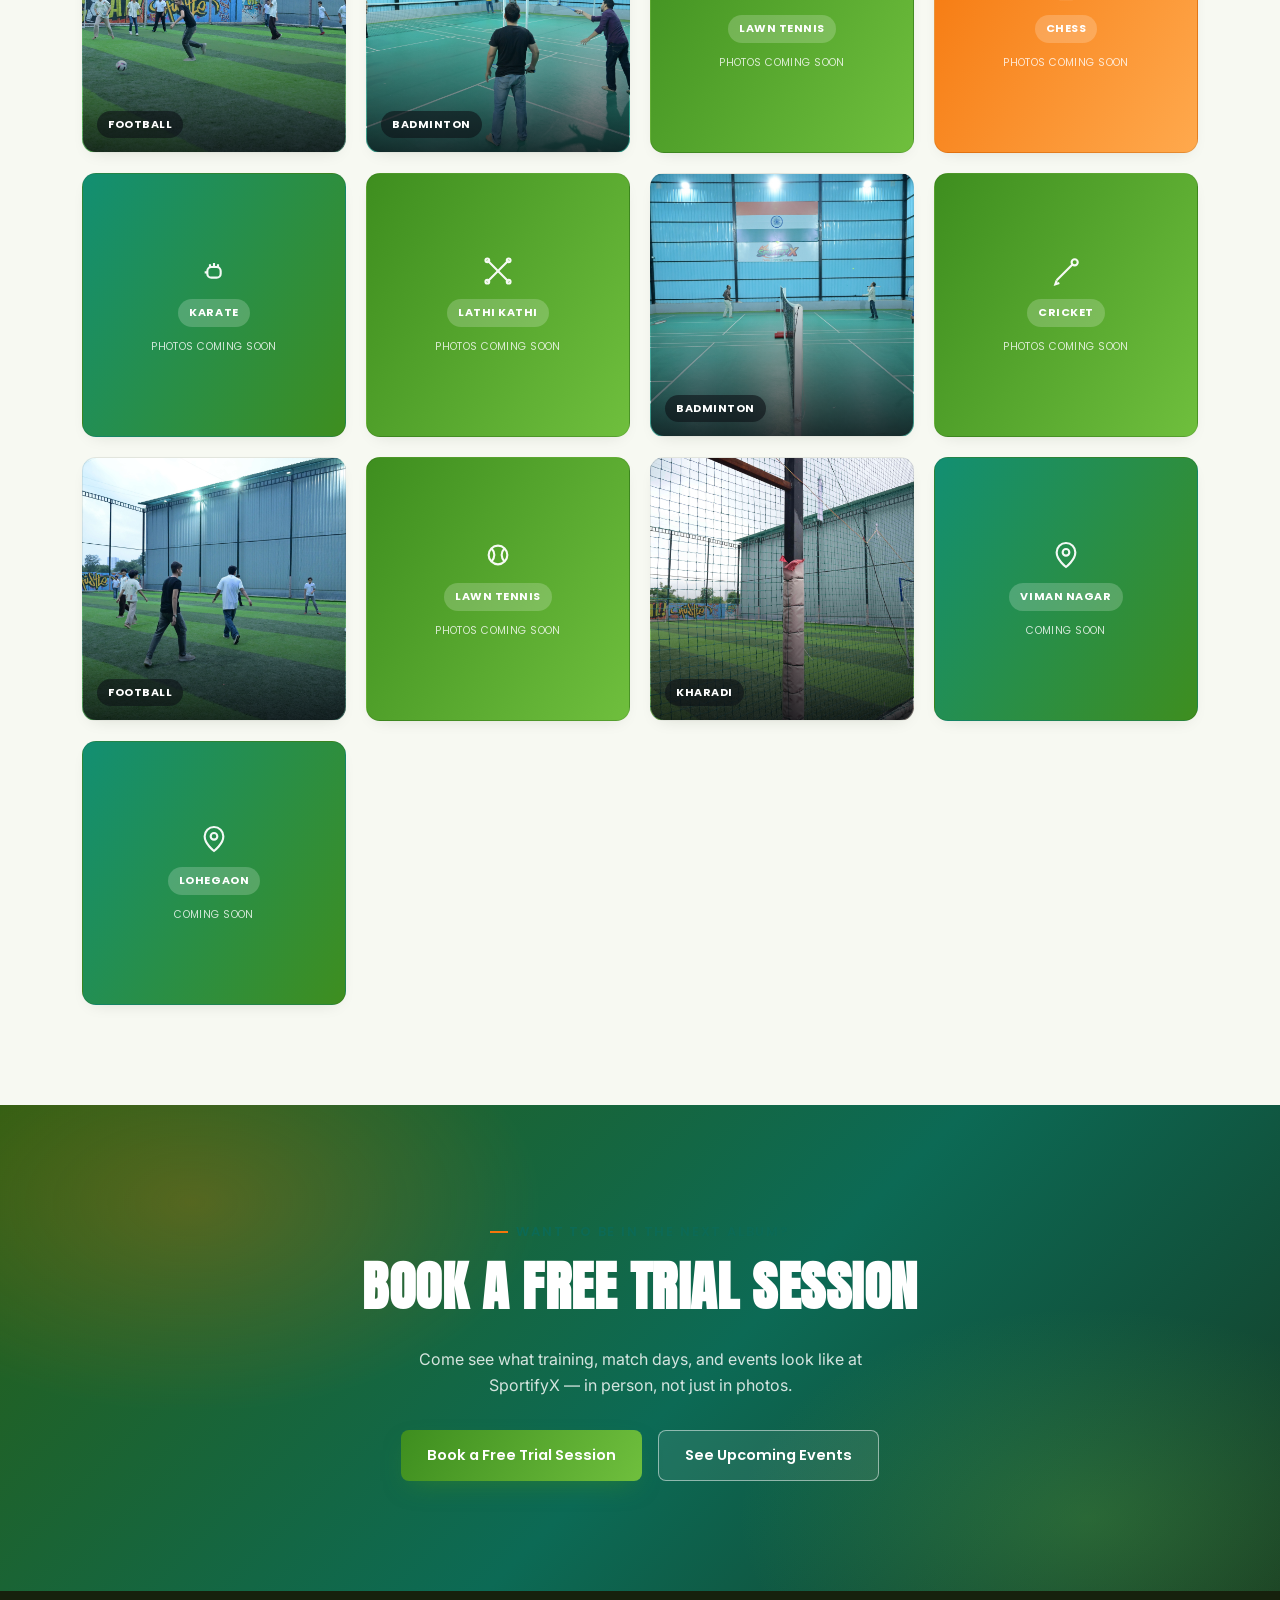
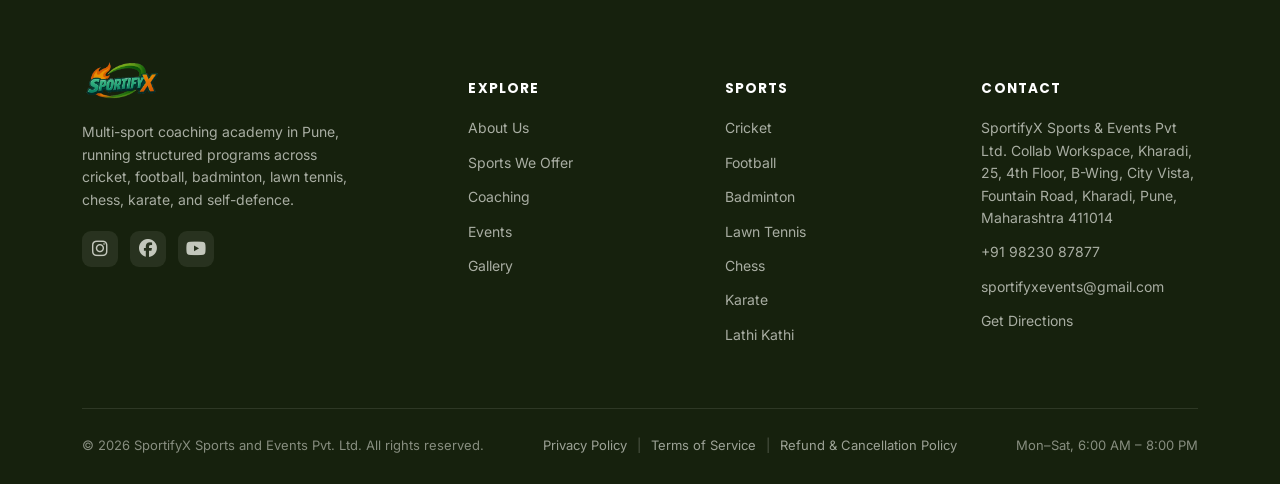
<file: gallery/index.html>
<!DOCTYPE html>
<html lang="en">

<head>
  <meta charset="UTF-8">
  <meta name="viewport" content="width=device-width, initial-scale=1.0">
  <title>Gallery - SportifyX</title>
  <link rel="icon" type="image/x-icon" href="/favicon_io/favicon.ico" />
  <meta name="description"
    content="Events, sports, coaching, and venue photos from SportifyX - a multi-sport coaching academy in Pune.">
  <link rel="preconnect" href="https://fonts.googleapis.com">
  <link rel="preconnect" href="https://fonts.gstatic.com" crossorigin>
  <link
    href="https://fonts.googleapis.com/css2?family=Anton&family=Poppins:wght@500;600;700;800&family=Inter:wght@400;500;600&display=swap"
    rel="stylesheet">
  <link rel="stylesheet" href="https://cdnjs.cloudflare.com/ajax/libs/font-awesome/6.7.2/css/all.min.css">
  <link rel="stylesheet" href="/css/style.css">

  <style>
    /* ============ HERO ============ */
    .page-hero {
      padding: 190px 0 60px;
      position: relative;
      overflow: hidden;
      isolation: isolate;
      text-align: center;
      color: #fff;
    }

    .page-hero .hero-bg {
      position: absolute;
      inset: 0;
      z-index: -2;
      background-image:
        linear-gradient(180deg, rgba(10, 20, 8, .78) 0%, rgba(10, 20, 8, .58) 45%, rgba(10, 20, 8, .88) 100%),
        linear-gradient(100deg, rgba(18, 143, 114, .3), rgba(245, 118, 11, .18) 65%),
        url('/images/gallery/DSC_4592.jpg');
      background-size: cover;
      background-position: center 32%;
    }

    .page-hero .pitch-lines {
      position: absolute;
      inset: 0;
      z-index: -1;
      opacity: .5;
      background-image: repeating-linear-gradient(90deg, transparent, transparent 119px, rgba(255, 255, 255, .05) 120px);
    }

    .page-hero .eyebrow {
      color: var(--orange-bright);
    }

    .page-hero .eyebrow::before {
      background: var(--orange-bright);
    }

    .page-hero h1 {
      font-family: var(--font-display);
      font-size: clamp(36px, 5.6vw, 64px);
      text-transform: uppercase;
      margin: 16px auto 14px;
      position: relative;
      z-index: 1;
      text-shadow: 0 4px 30px rgba(0, 0, 0, .35);
    }

    .page-hero p {
      max-width: 560px;
      margin: 0 auto;
      color: rgba(255, 255, 255, .82);
      font-size: 16.5px;
      position: relative;
      z-index: 1;
    }

    .breadcrumb {
      position: relative;
      z-index: 1;
      display: inline-flex;
      gap: 8px;
      align-items: center;
      font-family: var(--font-head);
      font-size: 12.5px;
      color: rgba(255, 255, 255, .68);
      text-transform: uppercase;
      letter-spacing: .06em;
      margin-top: 14px;
    }

    .breadcrumb a:hover {
      color: #fff;
    }

    .breadcrumb .sep {
      opacity: .5;
    }

    .breadcrumb .current {
      color: #fff;
    }

    /* ============ FILTER BAR ============ */
    .filter-sec {
      padding: 48px 0 0;
      text-align: center;
    }

    /* Tier 1 - All / Events / Sports / Coaching / Venue */
    .filter-tier1 {
      display: flex;
      gap: 12px;
      justify-content: center;
      flex-wrap: wrap;
    }

    .filter-pill {
      font-family: var(--font-head);
      font-weight: 600;
      font-size: 15px;
      color: var(--ink);
      background: var(--bg-alt);
      padding: 11px 24px;
      border-radius: 30px;
      border: 1px solid transparent;
      transition: background .2s ease, color .2s ease, transform .15s ease;
    }

    .filter-pill:hover {
      transform: translateY(-1px);
      background: var(--green-wash);
    }

    .filter-pill.active {
      color: #fff;
      background: var(--grad-sport);
      box-shadow: 0 10px 22px -10px rgba(62, 142, 31, .55);
    }

    .filter-pill .count {
      opacity: .75;
      font-weight: 500;
      margin-left: 3px;
    }

    /* Tier 2 - subcategories, outlined style */
    .filter-tier2 {
      display: flex;
      gap: 10px;
      justify-content: center;
      flex-wrap: wrap;
      margin-top: 20px;
      padding-top: 20px;
      border-top: 1px solid var(--line);
      max-width: 900px;
      margin-left: auto;
      margin-right: auto;
    }

    .filter-tier2[hidden] {
      display: none;
    }

    .filter-pill-outline {
      font-family: var(--font-head);
      font-weight: 600;
      font-size: 13.5px;
      color: var(--green-deep);
      background: transparent;
      padding: 9px 20px;
      border-radius: 30px;
      border: 1.5px solid var(--line-strong);
      transition: background .2s ease, color .2s ease, border-color .2s ease;
    }

    .filter-pill-outline:hover {
      border-color: var(--green);
      color: var(--green-deep);
    }

    .filter-pill-outline.active {
      color: #fff;
      background: var(--green);
      border-color: var(--green);
    }

    /* ============ GALLERY GRID / PHOTO TILES ============ */
    .gallery-page-sec {
      padding: 44px 0 100px;
    }

    .gallery-page-grid {
      display: grid;
      grid-template-columns: repeat(4, 1fr);
      gap: 20px;
    }

    .g-item {
      aspect-ratio: 1 / 1;
      border-radius: 14px;
      position: relative;
      overflow: hidden;
      border: 1px solid var(--line);
      cursor: pointer;
      display: flex;
      align-items: flex-end;
      padding: 14px;
      transition: transform .25s ease, opacity .25s ease;
      background-size: cover;
      background-position: center;
      background-repeat: no-repeat;
      box-shadow: var(--shadow-sm);
    }

    .g-item.has-photo:hover {
      transform: translateY(-4px);
    }

    .g-item.is-hidden {
      display: none;
    }

    /* Dark scrim so the tag stays readable over any photo */
    .g-item.has-photo::after {
      content: '';
      position: absolute;
      inset: 0;
      background: linear-gradient(180deg, transparent 45%, rgba(6, 9, 13, .78) 100%);
      pointer-events: none;
    }

    .g-item__tag {
      position: relative;
      z-index: 1;
      font-family: var(--font-head);
      font-weight: 700;
      font-size: 11px;
      text-transform: uppercase;
      letter-spacing: .05em;
      color: #fff;
      background: rgba(13, 17, 23, .6);
      padding: 5px 11px;
      border-radius: 20px;
    }

    /* Placeholder tiles (no real photo shot yet) */
    .g-item.placeholder {
      cursor: default;
      align-items: center;
      justify-content: center;
      flex-direction: column;
      gap: 12px;
      text-align: center;
    }

    .g-item.placeholder.accent-green {
      background: var(--grad-sport);
    }

    .g-item.placeholder.accent-orange {
      background: var(--grad-energy);
    }

    .g-item.placeholder.accent-teal {
      background: var(--grad-teal);
    }

    .g-item.placeholder svg {
      width: 32px;
      height: 32px;
      color: #fff;
      opacity: .95;
    }

    .g-item.placeholder .g-item__tag {
      position: static;
      background: rgba(255, 255, 255, .2);
    }

    .g-item.placeholder .g-item__soon {
      font-family: var(--font-head);
      font-size: 10.5px;
      letter-spacing: .04em;
      text-transform: uppercase;
      color: rgba(255, 255, 255, .78);
    }

    .gallery-empty {
      text-align: center;
      color: var(--ink-dim);
      font-size: 14.5px;
      padding: 40px 0;
      display: none;
    }

    .gallery-empty.show {
      display: block;
    }

    /* ============ LIGHTBOX ============ */
    .lightbox-overlay {
      position: fixed;
      inset: 0;
      background: rgba(6, 9, 13, .92);
      backdrop-filter: blur(4px);
      z-index: 200;
      display: none;
      align-items: center;
      justify-content: center;
      padding: 24px;
    }

    .lightbox-overlay.open {
      display: flex;
    }

    .lightbox-box {
      max-width: 640px;
      width: 100%;
      background: var(--surface);
      border: 1px solid rgba(255, 255, 255, .1);
      border-radius: 20px;
      overflow: hidden;
    }

    .lightbox-visual {
      height: 340px;
      display: flex;
      align-items: center;
      justify-content: center;
      position: relative;
      background-size: cover;
      background-position: center;
      background-repeat: no-repeat;
    }

    .lightbox-info {
      padding: 24px 26px 28px;
    }

    .lightbox-info .g-item__tag {
      position: static;
      display: inline-block;
      margin-bottom: 10px;
      color: #fff;
      background: var(--green-deep);
    }

    .lightbox-info h3 {
      font-size: 19px;
      font-weight: 700;
      margin-bottom: 6px;
      color: var(--ink);
    }

    .lightbox-info p {
      font-size: 13.5px;
      color: var(--ink-dim);
    }

    .lightbox-close {
      position: absolute;
      top: 20px;
      right: 20px;
      width: 40px;
      height: 40px;
      border-radius: 50%;
      background: rgba(13, 17, 23, .6);
      color: #fff;
      display: flex;
      align-items: center;
      justify-content: center;
      z-index: 2;
    }

    .lightbox-close:hover {
      background: rgba(13, 17, 23, .85);
    }

    .lightbox-close svg {
      width: 18px;
      height: 18px;
    }

    .lightbox-nav-btn {
      position: fixed;
      top: 50%;
      transform: translateY(-50%);
      width: 46px;
      height: 46px;
      border-radius: 50%;
      background: rgba(255, 255, 255, .12);
      color: #fff;
      display: flex;
      align-items: center;
      justify-content: center;
      z-index: 201;
      transition: background .2s ease;
    }

    .lightbox-nav-btn:hover {
      background: rgba(255, 255, 255, .22);
    }

    .lightbox-nav-btn svg {
      width: 20px;
      height: 20px;
    }

    .lightbox-prev {
      left: 24px;
    }

    .lightbox-next {
      right: 24px;
    }

    /* ============ RESPONSIVE ============ */
    @media (max-width: 1024px) {
      .gallery-page-grid {
        grid-template-columns: repeat(3, 1fr);
      }
    }

    @media (max-width: 700px) {
      .gallery-page-grid {
        grid-template-columns: repeat(2, 1fr);
      }

      .lightbox-nav-btn {
        display: none;
      }

      .filter-tier1,
      .filter-tier2 {
        justify-content: flex-start;
        overflow-x: auto;
        flex-wrap: nowrap;
        padding-bottom: 4px;
      }

      .filter-tier1 {
        margin: 0 -20px;
        padding: 0 20px 4px;
      }

      .filter-tier2 {
        margin: 20px -20px 0;
        padding: 20px 20px 4px;
      }

      .filter-pill,
      .filter-pill-outline {
        flex-shrink: 0;
      }
    }

    @media (max-width: 460px) {
      .page-hero {
        padding: 150px 0 40px;
      }

      .gallery-page-grid {
        grid-template-columns: repeat(2, 1fr);
        gap: 12px;
      }
    }
  </style>
</head>

<body id="top">

  <div id="navbar"></div>

  <main>
    <section class="page-hero">
      <div class="hero-bg"></div>
      <div class="pitch-lines"></div>
      <div class="container">
        <span class="eyebrow" style="justify-content:center;">Gallery</span>
        <h1>Every <span
            style="background:var(--grad-sport);-webkit-background-clip:text;background-clip:text;color:transparent;">Session</span>,
          Every Season</h1>
        <p>Events, sports, coaching, and the venues where it all happens - filter by category or browse everything.</p>
        <div class="breadcrumb">
          <a href="/">Home</a><span class="sep">/</span><span class="current">Gallery</span>
        </div>
      </div>
    </section>

    <section class="filter-sec">
      <div class="container">
        <div class="filter-tier1" id="tier1">
          <button class="filter-pill active" data-cat="all">All <span class="count"></span></button>
          <button class="filter-pill" data-cat="events">Events <span class="count"></span></button>
          <button class="filter-pill" data-cat="sports">Sports <span class="count"></span></button>
          <button class="filter-pill" data-cat="coaching">Coaching <span class="count"></span></button>
          <button class="filter-pill" data-cat="venue">Venue <span class="count"></span></button>
        </div>

        <div class="filter-tier2" data-tier2-for="events" hidden>
          <button class="filter-pill-outline active" data-sub="all">All <span class="count"></span></button>
          <button class="filter-pill-outline" data-sub="sportifyx">SportifyX Events <span class="count"></span></button>
          <button class="filter-pill-outline" data-sub="founder">Founder Events <span class="count"></span></button>
        </div>

        <div class="filter-tier2" data-tier2-for="sports" hidden>
          <button class="filter-pill-outline active" data-sub="all">All <span class="count"></span></button>
          <button class="filter-pill-outline" data-sub="cricket">Cricket <span class="count"></span></button>
          <button class="filter-pill-outline" data-sub="football">Football <span class="count"></span></button>
          <button class="filter-pill-outline" data-sub="badminton">Badminton <span class="count"></span></button>
          <button class="filter-pill-outline" data-sub="lawn-tennis">Lawn Tennis <span class="count"></span></button>
          <button class="filter-pill-outline" data-sub="chess">Chess <span class="count"></span></button>
          <button class="filter-pill-outline" data-sub="karate">Karate <span class="count"></span></button>
          <button class="filter-pill-outline" data-sub="lathi-kathi">Lathi Kathi <span class="count"></span></button>
        </div>

        <div class="filter-tier2" data-tier2-for="coaching" hidden>
          <button class="filter-pill-outline active" data-sub="all">All <span class="count"></span></button>
          <button class="filter-pill-outline" data-sub="badminton">Badminton <span class="count"></span></button>
          <button class="filter-pill-outline" data-sub="cricket">Cricket <span class="count"></span></button>
          <button class="filter-pill-outline" data-sub="football">Football <span class="count"></span></button>
          <button class="filter-pill-outline" data-sub="lawn-tennis">Lawn Tennis <span class="count"></span></button>
        </div>

        <div class="filter-tier2" data-tier2-for="venue" hidden>
          <button class="filter-pill-outline active" data-sub="all">All <span class="count"></span></button>
          <button class="filter-pill-outline" data-sub="kharadi">Kharadi <span class="count"></span></button>
          <button class="filter-pill-outline" data-sub="viman-nagar">Viman Nagar <span class="count"></span></button>
          <button class="filter-pill-outline" data-sub="lohegaon">Lohegaon <span class="count"></span></button>
        </div>
      </div>
    </section>

    <section class="gallery-page-sec">
      <div class="container">
        <div class="gallery-page-grid" id="galleryGrid">

          <!-- ===== EVENTS - SportifyX Events ===== -->
          <div class="g-item has-photo" data-cat="events" data-sub="sportifyx" data-title="Club 360 Launch"
            data-desc="Opening moments from the Club 360 football turf and badminton court launch."
            data-image="/images/gallery/DSC_4477.jpg" style="background-image:url('/images/gallery/DSC_4477.jpg');">
            <span class="g-item__tag">SportifyX Events</span>
          </div>
          <div class="g-item has-photo" data-cat="events" data-sub="sportifyx" data-title="Trophy Presentation"
            data-desc="A trophy handover moment during one of our academy events."
            data-image="/images/gallery/DSC_4481.jpg" style="background-image:url('/images/gallery/DSC_4481.jpg');">
            <span class="g-item__tag">SportifyX Events</span>
          </div>
          <div class="g-item has-photo" data-cat="events" data-sub="sportifyx" data-title="Award Presentation"
            data-desc="Recognition moment shared with the SportifyX team and guests."
            data-image="/images/gallery/DSC_4419.jpg" style="background-image:url('/images/gallery/DSC_4419.jpg');">
            <span class="g-item__tag">SportifyX Events</span>
          </div>
          <div class="g-item has-photo" data-cat="events" data-sub="sportifyx" data-title="Sapling Exchange"
            data-desc="A small green gesture shared with guests at a SportifyX event."
            data-image="/images/gallery/DSC_4530.jpg" style="background-image:url('/images/gallery/DSC_4530.jpg');">
            <span class="g-item__tag">SportifyX Events</span>
          </div>
          <div class="g-item has-photo" data-cat="events" data-sub="sportifyx" data-title="With Our Partners"
            data-desc="SportifyX team and partners together at an academy event."
            data-image="/images/gallery/DSC_4533.jpg" style="background-image:url('/images/gallery/DSC_4533.jpg');">
            <span class="g-item__tag">SportifyX Events</span>
          </div>
          <div class="g-item has-photo" data-cat="events" data-sub="sportifyx" data-title="Trophy Day"
            data-desc="Team photo from a SportifyX trophy celebration." data-image="/images/gallery/DSC_4539.jpg"
            style="background-image:url('/images/gallery/DSC_4539.jpg');">
            <span class="g-item__tag">SportifyX Events</span>
          </div>
          <div class="g-item has-photo" data-cat="events" data-sub="sportifyx" data-title="Ribbon Cutting"
            data-desc="Official ribbon-cutting for the Club 360 football turf and badminton courts."
            data-image="/images/gallery/DSC_4616.jpg" style="background-image:url('/images/gallery/DSC_4616.jpg');">
            <span class="g-item__tag">SportifyX Events</span>
          </div>
          <div class="g-item has-photo" data-cat="events" data-sub="sportifyx" data-title="Special Guest Visit"
            data-desc="A guest appearance at a SportifyX event, alongside the team."
            data-image="/images/gallery/DSC_4631.jpg" style="background-image:url('/images/gallery/DSC_4631.jpg');">
            <span class="g-item__tag">SportifyX Events</span>
          </div>

          <!-- ===== EVENTS - Founder Events ===== -->
          <div class="g-item has-photo" data-cat="events" data-sub="founder" data-title="Founder at the Ribbon Cutting"
            data-desc="Our founder at the official ribbon-cutting for the Club 360 facility."
            data-image="/images/gallery/DSC_4580.jpg" style="background-image:url('/images/gallery/DSC_4580.jpg');">
            <span class="g-item__tag">Founder Events</span>
          </div>
          <div class="g-item has-photo" data-cat="events" data-sub="founder" data-title="Founder With the Team"
            data-desc="Our founder with coaches and guests at a SportifyX event."
            data-image="/images/gallery/DSC_4590.jpg" style="background-image:url('/images/gallery/DSC_4590.jpg');">
            <span class="g-item__tag">Founder Events</span>
          </div>
          <div class="g-item has-photo" data-cat="events" data-sub="founder" data-title="Founder With the Community"
            data-desc="Our founder pictured with the wider SportifyX community."
            data-image="/images/gallery/DSC_4592.jpg" style="background-image:url('/images/gallery/DSC_4592.jpg');">
            <span class="g-item__tag">Founder Events</span>
          </div>

          <!-- ===== SPORTS ===== -->
          <div class="g-item placeholder accent-green" data-cat="sports" data-sub="cricket">
            <svg viewBox="0 0 24 24" fill="none" stroke="currentColor" stroke-width="1.6">
              <path d="M5 19L17 7" />
              <circle cx="18.5" cy="5.5" r="2.3" />
              <path d="M5 19l-1 3 3-1" />
            </svg>
            <span class="g-item__tag">Cricket</span>
            <span class="g-item__soon">Photos coming soon</span>
          </div>
          <div class="g-item has-photo" data-cat="sports" data-sub="football" data-title="Football"
            data-desc="Match action from our football batches on the turf." data-image="/images/gallery/DSC_4491.jpg"
            style="background-image:url('/images/gallery/DSC_4491.jpg');">
            <span class="g-item__tag">Football</span>
          </div>
          <div class="g-item has-photo" data-cat="sports" data-sub="badminton" data-title="Badminton"
            data-desc="Rally play from our indoor badminton courts." data-image="/images/gallery/DSC_4485.jpg"
            style="background-image:url('/images/gallery/DSC_4485.jpg');">
            <span class="g-item__tag">Badminton</span>
          </div>
          <div class="g-item placeholder accent-green" data-cat="sports" data-sub="lawn-tennis">
            <svg viewBox="0 0 24 24" fill="none" stroke="currentColor" stroke-width="1.6">
              <circle cx="12" cy="12" r="7" />
              <path d="M7 7c3 3 3 7 0 10M17 7c-3 3-3 7 0 10" />
            </svg>
            <span class="g-item__tag">Lawn Tennis</span>
            <span class="g-item__soon">Photos coming soon</span>
          </div>
          <div class="g-item placeholder accent-orange" data-cat="sports" data-sub="chess">
            <svg viewBox="0 0 24 24" fill="none" stroke="currentColor" stroke-width="1.6">
              <circle cx="12" cy="7" r="3" />
              <path d="M9 12h6l1 5H8z" />
              <path d="M7 21h10" />
            </svg>
            <span class="g-item__tag">Chess</span>
            <span class="g-item__soon">Photos coming soon</span>
          </div>
          <div class="g-item placeholder accent-teal" data-cat="sports" data-sub="karate">
            <svg viewBox="0 0 24 24" fill="none" stroke="currentColor" stroke-width="1.6">
              <rect x="7" y="9" rx="3" width="10" height="8" />
              <path d="M7 13H5M9 9V7M12 9V6M15 9V7" />
            </svg>
            <span class="g-item__tag">Karate</span>
            <span class="g-item__soon">Photos coming soon</span>
          </div>
          <div class="g-item placeholder accent-green" data-cat="sports" data-sub="lathi-kathi">
            <svg viewBox="0 0 24 24" fill="none" stroke="currentColor" stroke-width="1.6">
              <path d="M4 20L20 4M4 4l16 16" />
              <circle cx="4" cy="20" r="1.4" />
              <circle cx="20" cy="4" r="1.4" />
              <circle cx="4" cy="4" r="1.4" />
              <circle cx="20" cy="20" r="1.4" />
            </svg>
            <span class="g-item__tag">Lathi Kathi</span>
            <span class="g-item__soon">Photos coming soon</span>
          </div>

          <!-- ===== COACHING ===== -->
          <div class="g-item has-photo" data-cat="coaching" data-sub="badminton" data-title="Badminton Coaching"
            data-desc="A coaching session on our indoor badminton courts." data-image="/images/gallery/DSC_4422.jpg"
            style="background-image:url('/images/gallery/DSC_4422.jpg');">
            <span class="g-item__tag">Badminton</span>
          </div>
          <div class="g-item placeholder accent-green" data-cat="coaching" data-sub="cricket">
            <svg viewBox="0 0 24 24" fill="none" stroke="currentColor" stroke-width="1.6">
              <path d="M5 19L17 7" />
              <circle cx="18.5" cy="5.5" r="2.3" />
              <path d="M5 19l-1 3 3-1" />
            </svg>
            <span class="g-item__tag">Cricket</span>
            <span class="g-item__soon">Photos coming soon</span>
          </div>
          <div class="g-item has-photo" data-cat="coaching" data-sub="football" data-title="Football Coaching"
            data-desc="Evening football coaching session on the turf." data-image="/images/gallery/DSC_4494.jpg"
            style="background-image:url('/images/gallery/DSC_4494.jpg');">
            <span class="g-item__tag">Football</span>
          </div>
          <div class="g-item placeholder accent-green" data-cat="coaching" data-sub="lawn-tennis">
            <svg viewBox="0 0 24 24" fill="none" stroke="currentColor" stroke-width="1.6">
              <circle cx="12" cy="12" r="7" />
              <path d="M7 7c3 3 3 7 0 10M17 7c-3 3-3 7 0 10" />
            </svg>
            <span class="g-item__tag">Lawn Tennis</span>
            <span class="g-item__soon">Photos coming soon</span>
          </div>

          <!-- ===== VENUE ===== -->
          <div class="g-item has-photo" data-cat="venue" data-sub="kharadi" data-title="Kharadi"
            data-desc="Our flagship facility - Collab Workspace, 25, 4th Floor, B-Wing, City Vista, Fountain Road, Kharadi, Pune 411014."
            data-image="/images/gallery/DSC_4380.jpg" style="background-image:url('/images/gallery/DSC_4380.jpg');">
            <span class="g-item__tag">Kharadi</span>
          </div>
          <div class="g-item placeholder accent-teal" data-cat="venue" data-sub="viman-nagar">
            <svg viewBox="0 0 24 24" fill="none" stroke="currentColor" stroke-width="1.6">
              <path d="M12 21s-7-5.2-7-11a7 7 0 0114 0c0 5.8-7 11-7 11z" />
              <circle cx="12" cy="10" r="2.5" />
            </svg>
            <span class="g-item__tag">Viman Nagar</span>
            <span class="g-item__soon">Coming soon</span>
          </div>
          <div class="g-item placeholder accent-teal" data-cat="venue" data-sub="lohegaon">
            <svg viewBox="0 0 24 24" fill="none" stroke="currentColor" stroke-width="1.6">
              <path d="M12 21s-7-5.2-7-11a7 7 0 0114 0c0 5.8-7 11-7 11z" />
              <circle cx="12" cy="10" r="2.5" />
            </svg>
            <span class="g-item__tag">Lohegaon</span>
            <span class="g-item__soon">Coming soon</span>
          </div>

        </div>

        <p class="gallery-empty" id="galleryEmpty">No photos in this category yet - check back soon.</p>
      </div>
    </section>

    <section class="cta" id="join">
      <div class="container">
        <span class="eyebrow" style="justify-content:center;">Want to Be in the Next Album?</span>
        <h2>Book a Free Trial Session</h2>
        <p>Come see what training, match days, and events look like at SportifyX &mdash; in person, not just in
          photos.</p>
        <div class="cta-actions">
          <a href="/contact/" class="btn btn-primary">Book a Free Trial Session</a>
          <a href="/events/" class="btn btn-outline">See Upcoming Events</a>
        </div>
      </div>
    </section>

  </main>

  <div class="lightbox-overlay" id="lightbox">
    <button class="lightbox-nav-btn lightbox-prev" id="lbPrev" aria-label="Previous">
      <svg viewBox="0 0 24 24" fill="none" stroke="currentColor" stroke-width="2">
        <path d="M15 18l-6-6 6-6" />
      </svg>
    </button>
    <div class="lightbox-box">
      <div class="lightbox-visual" id="lbVisual">
        <button class="lightbox-close" id="lbClose" aria-label="Close">
          <svg viewBox="0 0 24 24" fill="none" stroke="currentColor" stroke-width="2">
            <path d="M6 6l12 12M18 6L6 18" />
          </svg>
        </button>
      </div>
      <div class="lightbox-info">
        <span class="g-item__tag" id="lbTag">Gallery</span>
        <h3 id="lbTitle">Title</h3>
        <p id="lbDesc">Description</p>
      </div>
    </div>
    <button class="lightbox-nav-btn lightbox-next" id="lbNext" aria-label="Next">
      <svg viewBox="0 0 24 24" fill="none" stroke="currentColor" stroke-width="2">
        <path d="M9 6l6 6-6 6" />
      </svg>
    </button>
  </div>

  <a class="whatsapp-float" href="https://wa.me/919823087877" target="_blank" rel="noopener"
    aria-label="Chat on WhatsApp">
    <svg viewBox="0 0 24 24" fill="currentColor">
      <path
        d="M12 2a10 10 0 00-8.6 15L2 22l5.2-1.4A10 10 0 1012 2zm5.6 14.3c-.2.6-1.2 1.2-1.7 1.3-.4.1-1 .1-1.6-.1-.4-.1-.9-.3-1.5-.6-2.7-1.2-4.4-3.9-4.6-4.1-.1-.2-1.1-1.5-1.1-2.8 0-1.3.7-2 1-2.2.3-.3.6-.3.8-.3h.5c.2 0 .4 0 .6.5.2.5.7 1.8.8 1.9.1.2.1.4 0 .6-.1.2-.1.3-.3.5l-.4.5c-.1.2-.3.3-.1.6.2.3.8 1.3 1.7 2.1 1.2 1 2.1 1.4 2.4 1.5.3.1.5.1.6-.1l.6-.7c.2-.3.4-.2.7-.1l1.6.8c.2.1.4.2.5.3.1.2.1.9-.1 1.4z" />
    </svg>
  </a>

  <div id="footer"></div>
  <script src="/js/script.js"></script>
  <script>
    (function () {
      const items = Array.from(document.querySelectorAll('.g-item'));
      const tier1Buttons = Array.from(document.querySelectorAll('#tier1 .filter-pill'));
      const tier2Rows = Array.from(document.querySelectorAll('.filter-tier2'));
      const emptyMsg = document.getElementById('galleryEmpty');

      let activeCat = 'all';
      let activeSub = 'all';

      // ---- live counts ----
      function countItems(cat, sub) {
        return items.filter(it => {
          const catMatch = cat === 'all' || it.dataset.cat === cat;
          const subMatch = sub === 'all' || it.dataset.sub === sub;
          return catMatch && subMatch;
        }).length;
      }

      tier1Buttons.forEach(btn => {
        const cat = btn.dataset.cat;
        btn.querySelector('.count').textContent = `(${countItems(cat, 'all')})`;
      });

      tier2Rows.forEach(row => {
        const cat = row.dataset.tier2For;
        row.querySelectorAll('.filter-pill-outline').forEach(btn => {
          const sub = btn.dataset.sub;
          const n = sub === 'all' ? countItems(cat, 'all') : countItems(cat, sub);
          btn.querySelector('.count').textContent = `(${n})`;
        });
      });

      // ---- filtering ----
      function applyFilter() {
        let visible = 0;
        items.forEach(it => {
          const catMatch = activeCat === 'all' || it.dataset.cat === activeCat;
          const subMatch = activeCat === 'all' || activeSub === 'all' || it.dataset.sub === activeSub;
          const match = catMatch && subMatch;
          it.classList.toggle('is-hidden', !match);
          if (match) visible++;
        });
        emptyMsg.classList.toggle('show', visible === 0);
      }

      function selectTier1(cat) {
        activeCat = cat;
        activeSub = 'all';
        tier1Buttons.forEach(b => b.classList.toggle('active', b.dataset.cat === cat));

        tier2Rows.forEach(row => {
          const isMatch = row.dataset.tier2For === cat;
          row.hidden = !isMatch;
          if (isMatch) {
            row.querySelectorAll('.filter-pill-outline').forEach(b => b.classList.toggle('active', b.dataset.sub === 'all'));
          }
        });

        applyFilter();
      }

      tier1Buttons.forEach(btn => {
        btn.addEventListener('click', () => selectTier1(btn.dataset.cat));
      });

      tier2Rows.forEach(row => {
        row.querySelectorAll('.filter-pill-outline').forEach(btn => {
          btn.addEventListener('click', () => {
            activeSub = btn.dataset.sub;
            row.querySelectorAll('.filter-pill-outline').forEach(b => b.classList.remove('active'));
            btn.classList.add('active');
            applyFilter();
          });
        });
      });

      applyFilter();

      // ---- lightbox (scoped to currently visible items) ----
      const overlay = document.getElementById('lightbox');
      const lbTag = document.getElementById('lbTag');
      const lbTitle = document.getElementById('lbTitle');
      const lbDesc = document.getElementById('lbDesc');
      const lbVisual = document.getElementById('lbVisual');
      let currentItems = [];
      let currentIndex = 0;

      function getVisiblePhotoItems() {
        return items.filter(it => it.classList.contains('has-photo') && !it.classList.contains('is-hidden'));
      }

      function showIndex(i) {
        if (!currentItems.length) return;
        currentIndex = (i + currentItems.length) % currentItems.length;
        const item = currentItems[currentIndex];
        lbTag.textContent = item.querySelector('.g-item__tag').textContent;
        lbTitle.textContent = item.dataset.title || '';
        lbDesc.textContent = item.dataset.desc || '';
        lbVisual.style.backgroundImage = `url('${item.dataset.image}')`;
        overlay.classList.add('open');
        document.body.style.overflow = 'hidden';
      }

      function closeLightbox() {
        overlay.classList.remove('open');
        document.body.style.overflow = '';
      }

      items.filter(it => it.classList.contains('has-photo')).forEach(item => {
        item.addEventListener('click', () => {
          currentItems = getVisiblePhotoItems();
          showIndex(currentItems.indexOf(item));
        });
      });

      document.getElementById('lbClose').addEventListener('click', closeLightbox);
      document.getElementById('lbPrev').addEventListener('click', () => showIndex(currentIndex - 1));
      document.getElementById('lbNext').addEventListener('click', () => showIndex(currentIndex + 1));

      overlay.addEventListener('click', (e) => {
        if (e.target === overlay) closeLightbox();
      });

      document.addEventListener('keydown', (e) => {
        if (!overlay.classList.contains('open')) return;
        if (e.key === 'Escape') closeLightbox();
        if (e.key === 'ArrowLeft') showIndex(currentIndex - 1);
        if (e.key === 'ArrowRight') showIndex(currentIndex + 1);
      });
    })();
  </script>
</body>

</html>
</file>
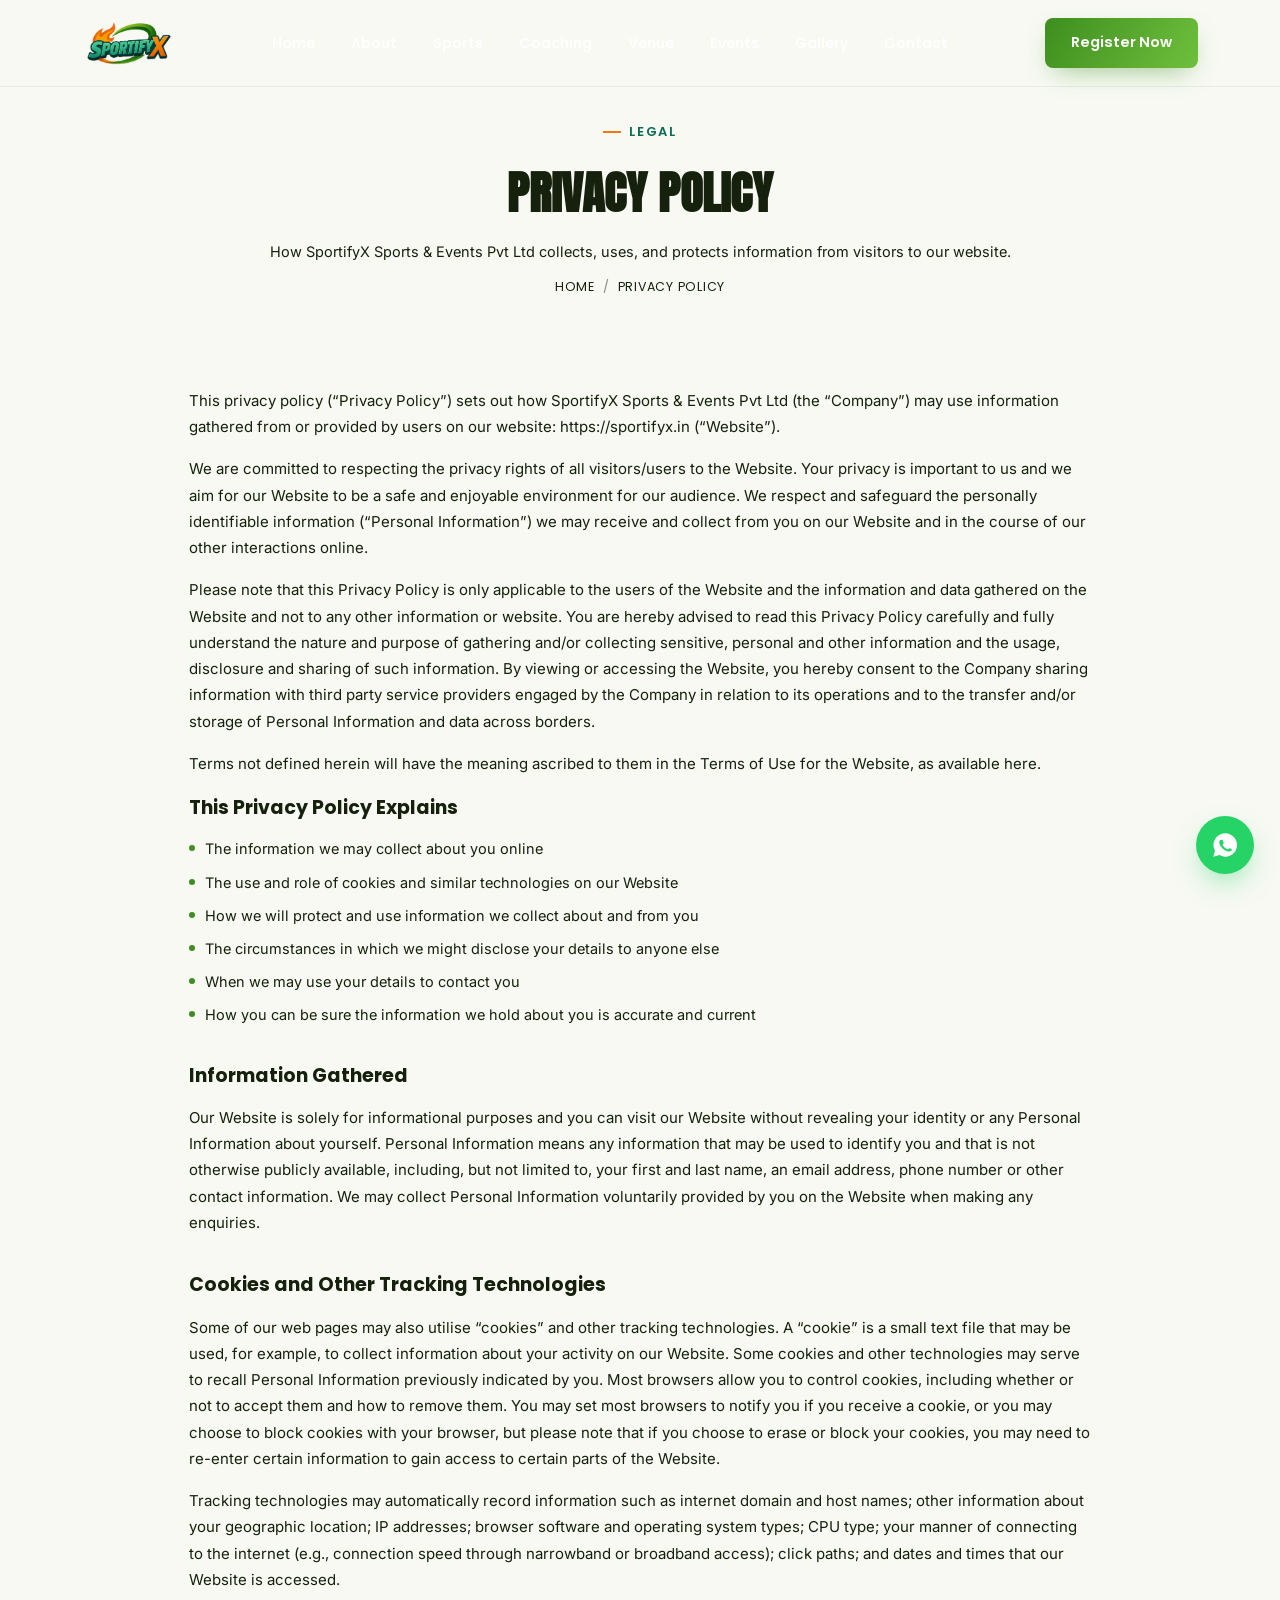
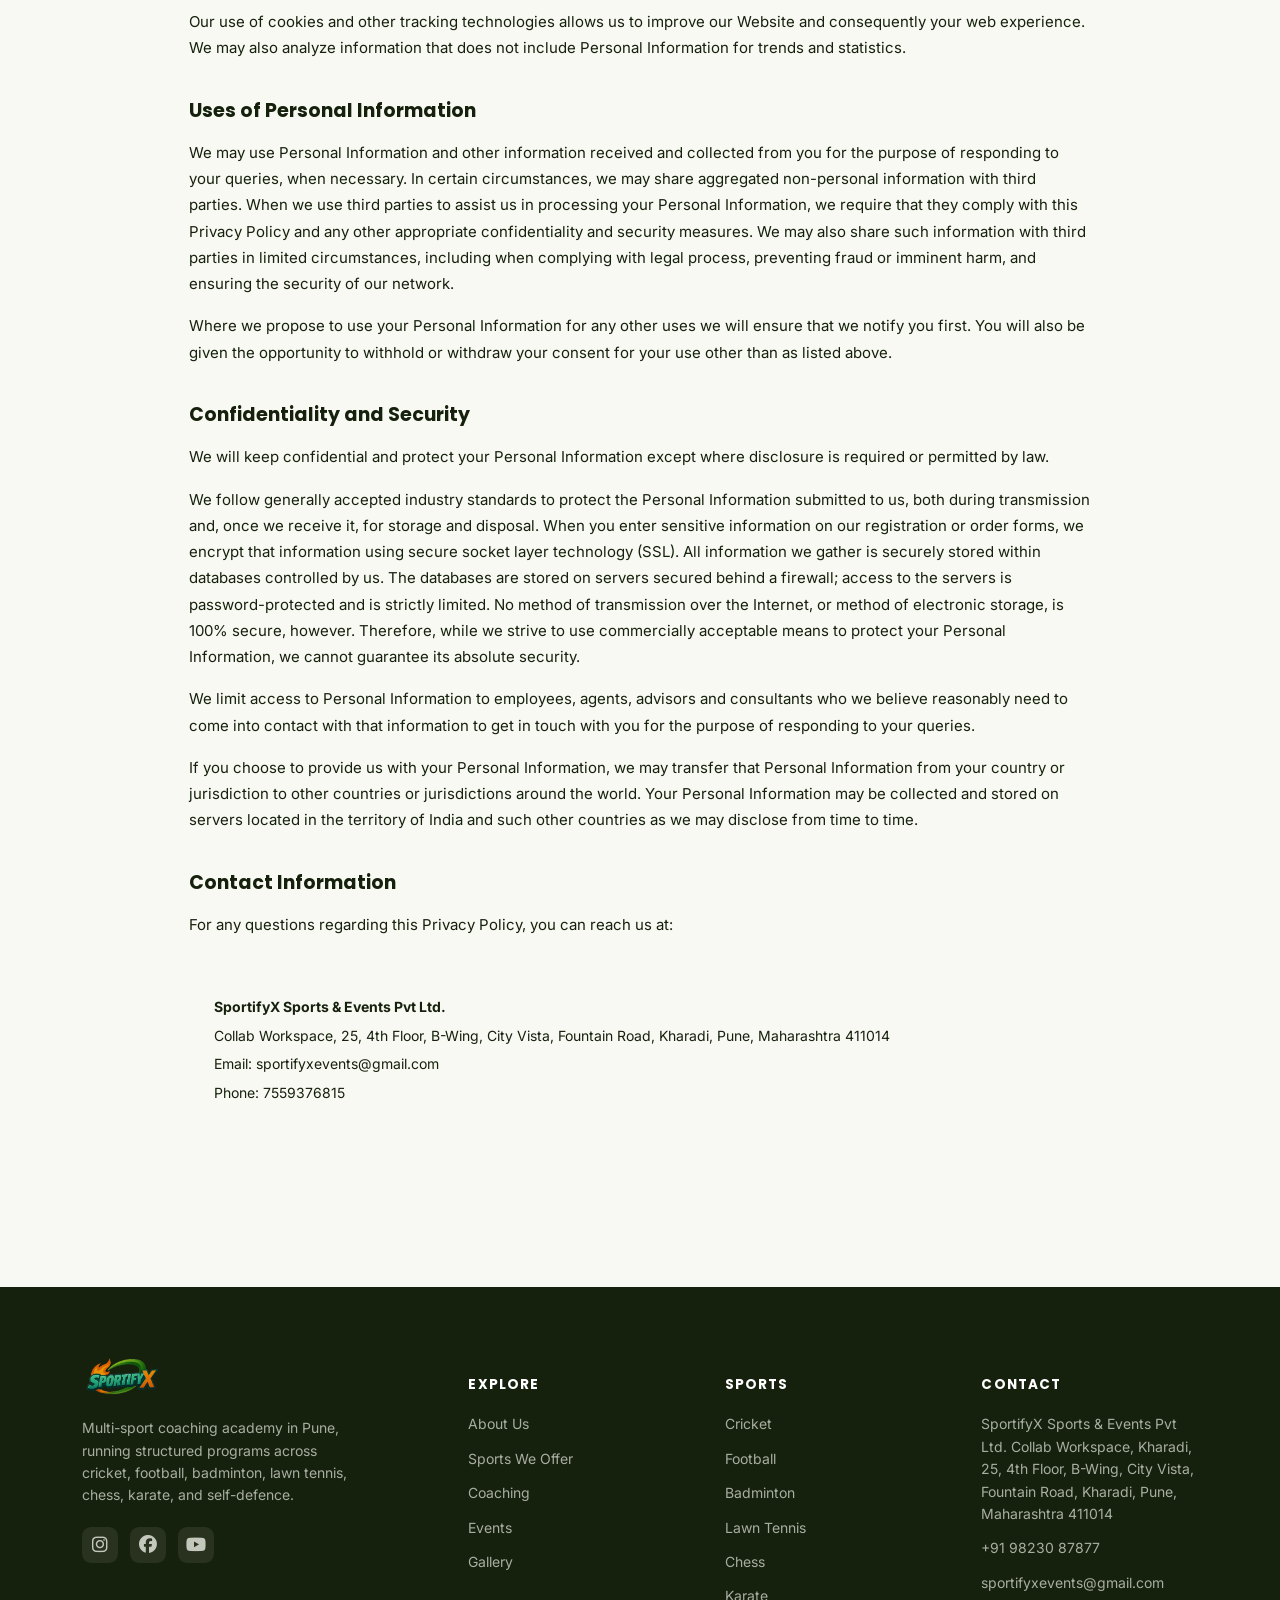
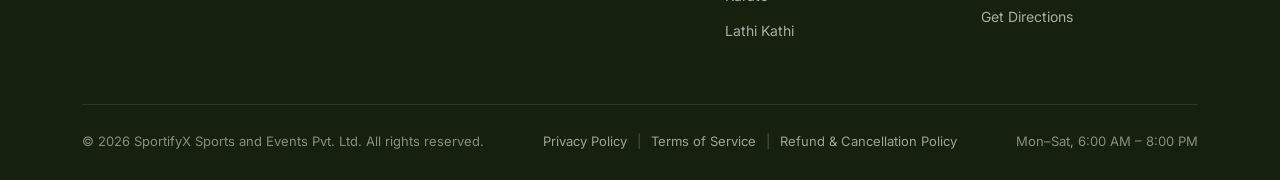
<file: privacy-policy/index.html>
<!DOCTYPE html>
<html lang="en">

<head>
    <meta charset="UTF-8">
    <meta name="viewport" content="width=device-width, initial-scale=1.0">
    <title>Privacy Policy - SportifyX</title>
    <link rel="icon" type="image/x-icon" href="/favicon_io/favicon.ico" />
    <meta name="description"
        content="Privacy Policy for SportifyX Sports & Events Pvt Ltd - how we collect, use, and protect information from visitors to our website.">
    <link rel="preconnect" href="https://fonts.googleapis.com">
    <link rel="preconnect" href="https://fonts.gstatic.com" crossorigin>
    <link
        href="https://fonts.googleapis.com/css2?family=Anton&family=Poppins:wght@500;600;700;800&family=Inter:wght@400;500;600&display=swap"
        rel="stylesheet">
    <link rel="stylesheet" href="https://cdnjs.cloudflare.com/ajax/libs/font-awesome/6.7.2/css/all.min.css">
    <link rel="stylesheet" href="/css/style.css">
    <style>
        .legal-hero {
            padding: 115px 0 40px;
            background: var(--navy);
            text-align: center;
        }

        .legal-hero h1 {
            font-family: var(--font-display);
            font-size: clamp(30px, 4.4vw, 46px);
            text-transform: uppercase;
            margin: 14px 0 10px;
        }

        .legal-hero p {
            color: var(--text-dim);
            font-size: 14.5px;
        }

        .breadcrumb {
            display: inline-flex;
            gap: 8px;
            align-items: center;
            font-family: var(--font-head);
            font-size: 12.5px;
            color: var(--text-dim);
            text-transform: uppercase;
            letter-spacing: .06em;
            margin-top: 14px;
        }

        .breadcrumb a:hover {
            color: var(--green-2);
        }

        .breadcrumb .sep {
            opacity: .5;
        }

        .breadcrumb .current {
            color: var(--text);
        }

        .legal-sec {
            padding: 0 0 110px;
        }

        .legal-content {
            max-width: 1000px;
            margin: 0 auto;
            background: var(--card);
            border: 1px solid rgba(255, 255, 255, .07);
            border-radius: 20px;
            padding: 48px;
        }

        .legal-updated {
            font-family: var(--font-head);
            font-size: 12.5px;
            color: var(--text-dim);
            text-transform: uppercase;
            letter-spacing: .05em;
            margin-bottom: 30px;
            padding-bottom: 20px;
            border-bottom: 1px solid rgba(255, 255, 255, .08);
        }

        .legal-content h2 {
            font-family: var(--font-head);
            font-weight: 700;
            font-size: 19px;
            color: var(--text);
            margin: 34px 0 14px;
        }

        .legal-content h2:first-of-type {
            margin-top: 0;
        }

        .legal-content p {
            color: var(--text-dim);
            font-size: 15px;
            line-height: 1.75;
            margin-bottom: 16px;
        }

        .legal-content ul {
            margin: 0 0 16px;
            padding-left: 0;
        }

        .legal-content ul li {
            list-style: none;
            display: flex;
            gap: 10px;
            align-items: flex-start;
            color: var(--text-dim);
            font-size: 14.5px;
            line-height: 1.6;
            margin-bottom: 10px;
        }

        .legal-content ul li::before {
            content: '';
            width: 6px;
            height: 6px;
            border-radius: 50%;
            background: var(--green);
            margin-top: 8px;
            flex-shrink: 0;
        }

        .legal-content strong {
            color: var(--text);
        }

        .legal-contact-card {
            margin-top: 34px;
            background: var(--navy-light);
            border: 1px solid rgba(255, 255, 255, .08);
            border-radius: 14px;
            padding: 22px 24px;
        }

        .legal-contact-card p {
            margin-bottom: 4px;
            font-size: 14px;
        }

        .legal-contact-card p:last-child {
            margin-bottom: 0;
        }

        .legal-contact-card a {
            color: var(--green-2);
        }

        .legal-contact-card a:hover {
            text-decoration: underline;
        }

        @media (max-width: 640px) {
            .legal-content {
                padding: 28px 22px;
            }

            .legal-hero {
                padding: 140px 0 40px;
            }
        }
    </style>
</head>

<body id="top">

    <div id="navbar"></div>

    <main>
        <section class="legal-hero">
            <div class="container">
                <span class="eyebrow" style="justify-content:center;">Legal</span>
                <h1>Privacy Policy</h1>
                <p>How SportifyX Sports &amp; Events Pvt Ltd collects, uses, and protects information from visitors to
                    our website.</p>
                <div class="breadcrumb">
                    <a href="/">Home</a><span class="sep">/</span><span class="current">Privacy Policy</span>
                </div>
            </div>
        </section>

        <section class="legal-sec">
            <div class="container">
                <div class="legal-content">

                    <p>This privacy policy (&ldquo;Privacy Policy&rdquo;) sets out how SportifyX Sports &amp; Events Pvt
                        Ltd (the &ldquo;Company&rdquo;) may use information gathered from or provided by users on our
                        website: <a href="https://sportifyx.in" style="color:var(--green-2);">https://sportifyx.in</a>
                        (&ldquo;Website&rdquo;).</p>

                    <p>We are committed to respecting the privacy rights of all visitors/users to the Website. Your
                        privacy is important to us and we aim for our Website to be a safe and enjoyable environment for
                        our
                        audience. We respect and safeguard the personally identifiable information (&ldquo;Personal
                        Information&rdquo;) we may receive and collect from you on our Website and in the course of our
                        other interactions online.</p>

                    <p>Please note that this Privacy Policy is only applicable to the users of the Website and the
                        information and data gathered on the Website and not to any other information or website. You
                        are
                        hereby advised to read this Privacy Policy carefully and fully understand the nature and purpose
                        of
                        gathering and/or collecting sensitive, personal and other information and the usage, disclosure
                        and
                        sharing of such information. By viewing or accessing the Website, you hereby consent to the
                        Company
                        sharing information with third party service providers engaged by the Company in relation to its
                        operations and to the transfer and/or storage of Personal Information and data across borders.
                    </p>

                    <p>Terms not defined herein will have the meaning ascribed to them in the Terms of Use for the
                        Website, as available here.</p>

                    <h2>This Privacy Policy Explains</h2>
                    <ul>
                        <li>The information we may collect about you online</li>
                        <li>The use and role of cookies and similar technologies on our Website</li>
                        <li>How we will protect and use information we collect about and from you</li>
                        <li>The circumstances in which we might disclose your details to anyone else</li>
                        <li>When we may use your details to contact you</li>
                        <li>How you can be sure the information we hold about you is accurate and current</li>
                    </ul>

                    <h2>Information Gathered</h2>
                    <p>Our Website is solely for informational purposes and you can visit our Website without revealing
                        your identity or any Personal Information about yourself. Personal Information means any
                        information that may be used to identify you and that is not otherwise publicly available,
                        including, but not limited to, your first and last name, an email address, phone number or other
                        contact information. We may collect Personal Information voluntarily provided by you on the
                        Website
                        when making any enquiries.</p>

                    <h2>Cookies and Other Tracking Technologies</h2>
                    <p>Some of our web pages may also utilise &ldquo;cookies&rdquo; and other tracking technologies. A
                        &ldquo;cookie&rdquo; is a small text file that may be used, for example, to collect information
                        about your activity on our Website. Some cookies and other technologies may serve to recall
                        Personal
                        Information previously indicated by you. Most browsers allow you to control cookies, including
                        whether or not to accept them and how to remove them. You may set most browsers to notify you if
                        you
                        receive a cookie, or you may choose to block cookies with your browser, but please note that if
                        you
                        choose to erase or block your cookies, you may need to re-enter certain information to gain
                        access
                        to certain parts of the Website.</p>

                    <p>Tracking technologies may automatically record information such as internet domain and host
                        names;
                        other information about your geographic location; IP addresses; browser software and operating
                        system types; CPU type; your manner of connecting to the internet (e.g., connection speed
                        through
                        narrowband or broadband access); click paths; and dates and times that our Website is accessed.
                    </p>

                    <p>Our use of cookies and other tracking technologies allows us to improve our Website and
                        consequently your web experience. We may also analyze information that does not include Personal
                        Information for trends and statistics.</p>

                    <h2>Uses of Personal Information</h2>
                    <p>We may use Personal Information and other information received and collected from you for the
                        purpose of responding to your queries, when necessary. In certain circumstances, we may share
                        aggregated non-personal information with third parties. When we use third parties to assist us
                        in
                        processing your Personal Information, we require that they comply with this Privacy Policy and
                        any
                        other appropriate confidentiality and security measures. We may also share such information with
                        third parties in limited circumstances, including when complying with legal process, preventing
                        fraud or imminent harm, and ensuring the security of our network.</p>

                    <p>Where we propose to use your Personal Information for any other uses we will ensure that we
                        notify
                        you first. You will also be given the opportunity to withhold or withdraw your consent for your
                        use
                        other than as listed above.</p>

                    <h2>Confidentiality and Security</h2>
                    <p>We will keep confidential and protect your Personal Information except where disclosure is
                        required or permitted by law.</p>

                    <p>We follow generally accepted industry standards to protect the Personal Information submitted to
                        us, both during transmission and, once we receive it, for storage and disposal. When you enter
                        sensitive information on our registration or order forms, we encrypt that information using
                        secure
                        socket layer technology (SSL). All information we gather is securely stored within databases
                        controlled by us. The databases are stored on servers secured behind a firewall; access to the
                        servers is password-protected and is strictly limited. No method of transmission over the
                        Internet,
                        or method of electronic storage, is 100% secure, however. Therefore, while we strive to use
                        commercially acceptable means to protect your Personal Information, we cannot guarantee its
                        absolute
                        security.</p>

                    <p>We limit access to Personal Information to employees, agents, advisors and consultants who we
                        believe reasonably need to come into contact with that information to get in touch with you for
                        the
                        purpose of responding to your queries.</p>

                    <p>If you choose to provide us with your Personal Information, we may transfer that Personal
                        Information from your country or jurisdiction to other countries or jurisdictions around the
                        world.
                        Your Personal Information may be collected and stored on servers located in the territory of
                        India
                        and such other countries as we may disclose from time to time.</p>

                    <h2>Contact Information</h2>
                    <p>For any questions regarding this Privacy Policy, you can reach us at:</p>

                    <div class="legal-contact-card">
                        <p><strong>SportifyX Sports &amp; Events Pvt Ltd.</strong></p>
                        <p>Collab Workspace, 25, 4th Floor, B-Wing, City Vista, Fountain Road, Kharadi, Pune,
                            Maharashtra 411014</p>
                        <p>Email: <a href="mailto:sportifyxevents@gmail.com">sportifyxevents@gmail.com</a></p>
                        <p>Phone: <a href="tel:+917559376815">7559376815</a></p>
                    </div>

                </div>
            </div>
        </section>

    </main>

    <a class="whatsapp-float" href="https://wa.me/919876543210" target="_blank" rel="noopener"
        aria-label="Chat on WhatsApp">
        <svg viewBox="0 0 24 24" fill="currentColor">
            <path
                d="M12 2a10 10 0 00-8.6 15L2 22l5.2-1.4A10 10 0 1012 2zm5.6 14.3c-.2.6-1.2 1.2-1.7 1.3-.4.1-1 .1-1.6-.1-.4-.1-.9-.3-1.5-.6-2.7-1.2-4.4-3.9-4.6-4.1-.1-.2-1.1-1.5-1.1-2.8 0-1.3.7-2 1-2.2.3-.3.6-.3.8-.3h.5c.2 0 .4 0 .6.5.2.5.7 1.8.8 1.9.1.2.1.4 0 .6-.1.2-.1.3-.3.5l-.4.5c-.1.2-.3.3-.1.6.2.3.8 1.3 1.7 2.1 1.2 1 2.1 1.4 2.4 1.5.3.1.5.1.6-.1l.6-.7c.2-.3.4-.2.7-.1l1.6.8c.2.1.4.2.5.3.1.2.1.9-.1 1.4z" />
        </svg>
    </a>

    <div id="footer"></div>

    <script src="/js/script.js"></script>
</body>

</html>
</file>
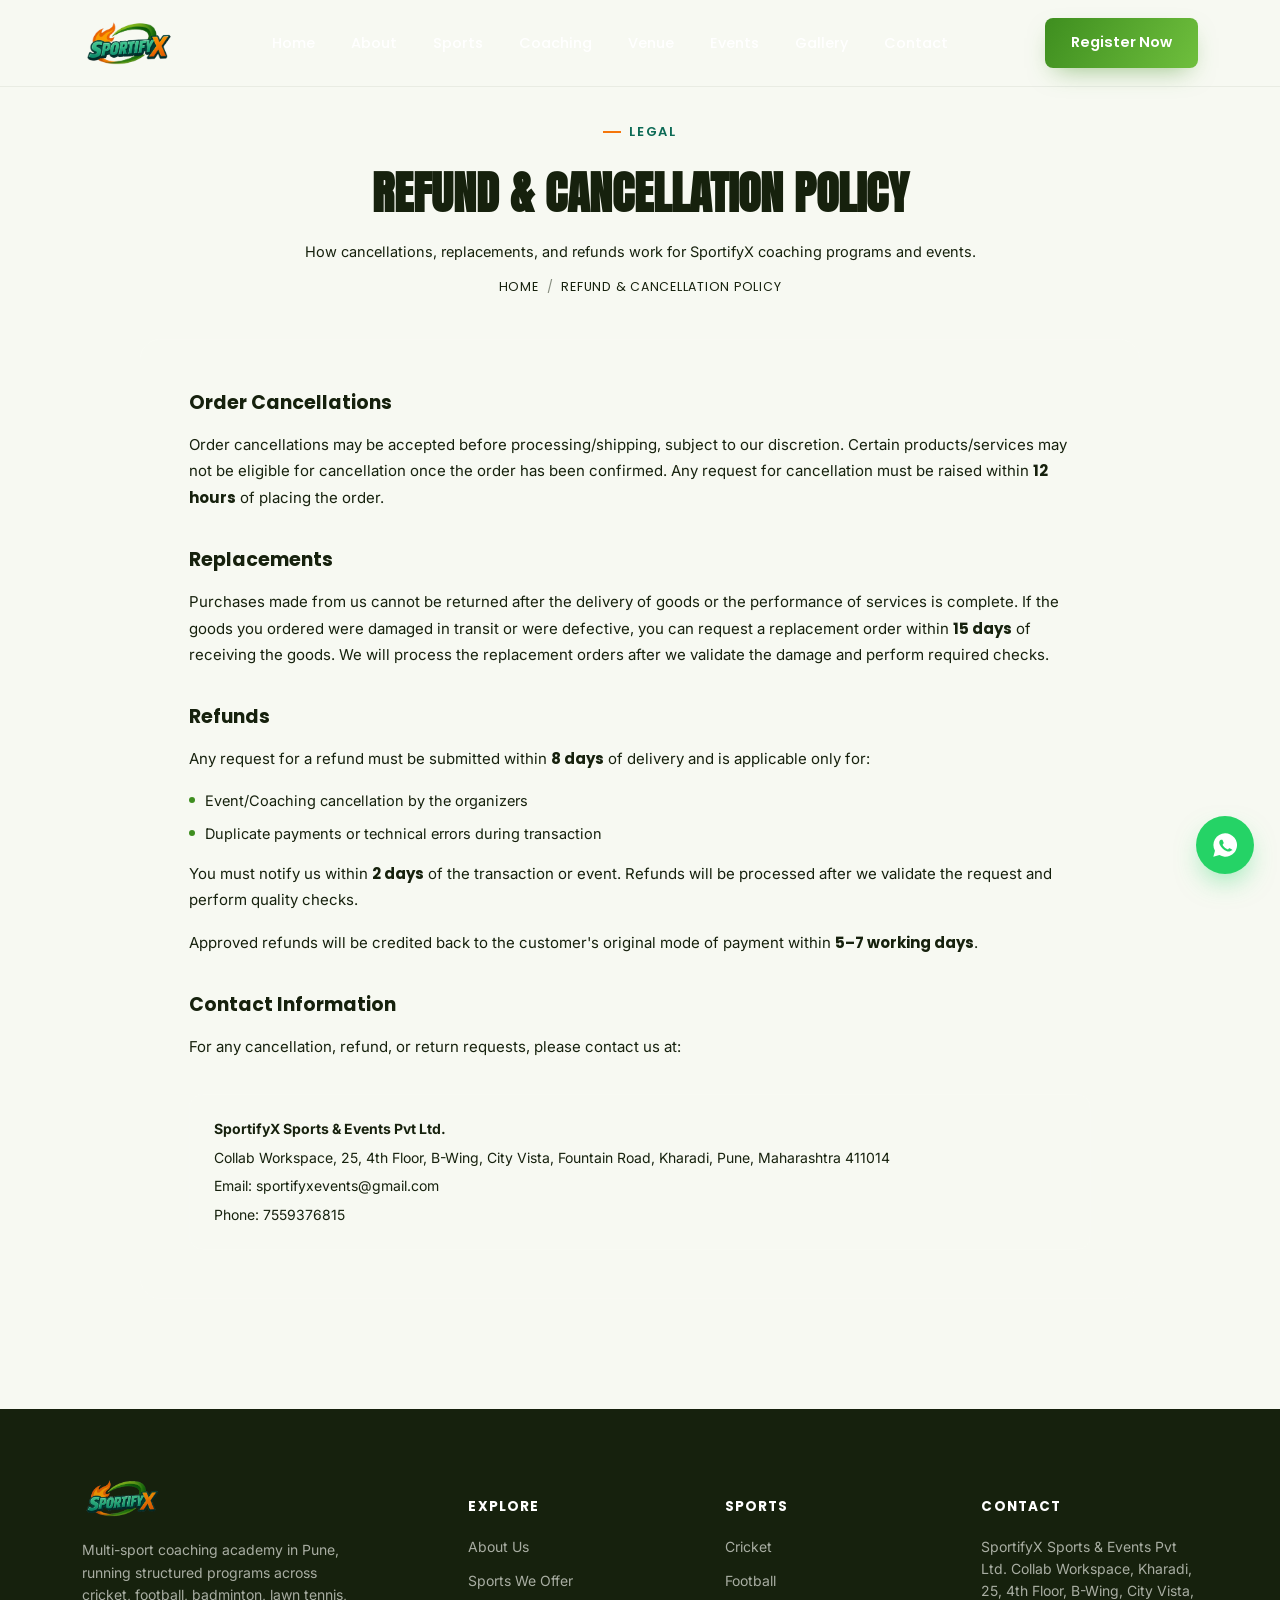
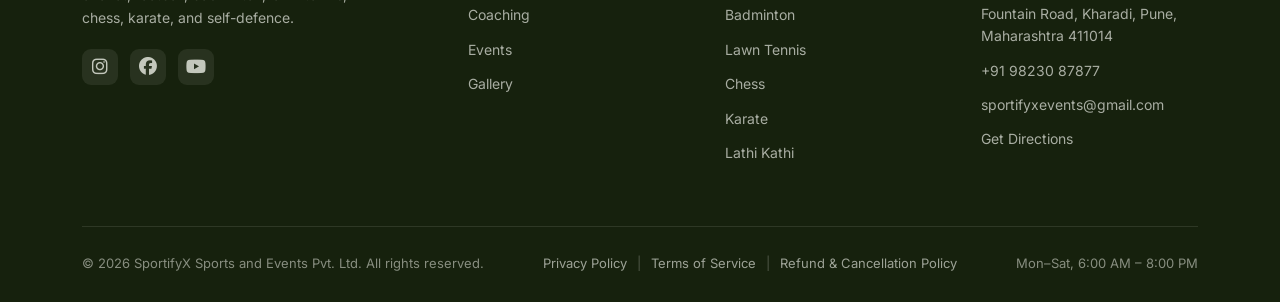
<file: refund-policy/index.html>
<!DOCTYPE html>
<html lang="en">

<head>
    <meta charset="UTF-8">
    <meta name="viewport" content="width=device-width, initial-scale=1.0">
    <title>Refund &amp; Cancellation Policy - SportifyX</title>
    <meta name="description"
        content="Refund and Cancellation Policy for SportifyX Sports & Events Pvt Ltd - cancellations, replacements, and refund eligibility for our coaching programs and events.">
    <link rel="preconnect" href="https://fonts.googleapis.com">
    <link rel="preconnect" href="https://fonts.gstatic.com" crossorigin>
    <link
        href="https://fonts.googleapis.com/css2?family=Anton&family=Poppins:wght@500;600;700;800&family=Inter:wght@400;500;600&display=swap"
        rel="stylesheet">
    <link rel="stylesheet" href="https://cdnjs.cloudflare.com/ajax/libs/font-awesome/6.7.2/css/all.min.css">
    <link rel="stylesheet" href="/css/style.css">
    <style>
        .legal-hero {
            padding: 115px 0 40px;
            background: var(--navy);
            text-align: center;
        }

        .legal-hero h1 {
            font-family: var(--font-display);
            font-size: clamp(30px, 4.4vw, 46px);
            text-transform: uppercase;
            margin: 14px 0 10px;
        }

        .legal-hero p {
            color: var(--text-dim);
            font-size: 14.5px;
        }

        .breadcrumb {
            display: inline-flex;
            gap: 8px;
            align-items: center;
            font-family: var(--font-head);
            font-size: 12.5px;
            color: var(--text-dim);
            text-transform: uppercase;
            letter-spacing: .06em;
            margin-top: 14px;
        }

        .breadcrumb a:hover {
            color: var(--green-2);
        }

        .breadcrumb .sep {
            opacity: .5;
        }

        .breadcrumb .current {
            color: var(--text);
        }

        .legal-sec {
            padding: 0 0 110px;
        }

        .legal-content {
            max-width: 1000px;
            margin: 0 auto;
            background: var(--card);
            border: 1px solid rgba(255, 255, 255, .07);
            border-radius: 20px;
            padding: 48px;
        }

        .legal-content h2 {
            font-family: var(--font-head);
            font-weight: 700;
            font-size: 19px;
            color: var(--text);
            margin: 34px 0 14px;
        }

        .legal-content h2:first-of-type {
            margin-top: 0;
        }

        .legal-content p {
            color: var(--text-dim);
            font-size: 15px;
            line-height: 1.75;
            margin-bottom: 16px;
        }

        .legal-content ul {
            margin: 0 0 16px;
            padding-left: 0;
        }

        .legal-content ul li {
            list-style: none;
            display: flex;
            gap: 10px;
            align-items: flex-start;
            color: var(--text-dim);
            font-size: 14.5px;
            line-height: 1.6;
            margin-bottom: 10px;
        }

        .legal-content ul li::before {
            content: '';
            width: 6px;
            height: 6px;
            border-radius: 50%;
            background: var(--green);
            margin-top: 8px;
            flex-shrink: 0;
        }

        .legal-content strong {
            color: var(--text);
        }

        .legal-content p .highlight {
            color: var(--green-2);
            font-weight: 700;
            font-family: var(--font-head);
        }

        .legal-contact-card {
            margin-top: 34px;
            background: var(--navy-light);
            border: 1px solid rgba(255, 255, 255, .08);
            border-radius: 14px;
            padding: 22px 24px;
        }

        .legal-contact-card p {
            margin-bottom: 4px;
            font-size: 14px;
        }

        .legal-contact-card p:last-child {
            margin-bottom: 0;
        }

        .legal-contact-card a {
            color: var(--green-2);
        }

        .legal-contact-card a:hover {
            text-decoration: underline;
        }

        @media (max-width: 640px) {
            .legal-content {
                padding: 28px 22px;
            }

            .legal-hero {
                padding: 140px 0 40px;
            }
        }
    </style>
</head>

<body id="top">

    <div id="navbar"></div>

    <main>
        <section class="legal-hero">
            <div class="container">
                <span class="eyebrow" style="justify-content:center;">Legal</span>
                <h1>Refund &amp; Cancellation Policy</h1>
                <p>How cancellations, replacements, and refunds work for SportifyX coaching programs and events.</p>
                <div class="breadcrumb">
                    <a href="/index.html">Home</a><span class="sep">/</span><span class="current">Refund &amp;
                        Cancellation Policy</span>
                </div>
            </div>
        </section>

        <section class="legal-sec">
            <div class="container">
                <div class="legal-content">

                    <h2>Order Cancellations</h2>
                    <p>Order cancellations may be accepted before processing/shipping, subject to our discretion.
                        Certain
                        products/services may not be eligible for cancellation once the order has been confirmed. Any
                        request for cancellation must be raised within <span class="highlight">12 hours</span> of
                        placing
                        the order.</p>

                    <h2>Replacements</h2>
                    <p>Purchases made from us cannot be returned after the delivery of goods or the performance of
                        services is complete. If the goods you ordered were damaged in transit or were defective, you
                        can
                        request a replacement order within <span class="highlight">15 days</span> of receiving the
                        goods. We
                        will process the replacement orders after we validate the damage and perform required checks.
                    </p>

                    <h2>Refunds</h2>
                    <p>Any request for a refund must be submitted within <span class="highlight">8 days</span> of
                        delivery
                        and is applicable only for:</p>
                    <ul>
                        <li>Event/Coaching cancellation by the organizers</li>
                        <li>Duplicate payments or technical errors during transaction</li>
                    </ul>
                    <p>You must notify us within <span class="highlight">2 days</span> of the transaction or event.
                        Refunds will be processed after we validate the request and perform quality checks.</p>
                    <p>Approved refunds will be credited back to the customer's original mode of payment within
                        <span class="highlight">5&ndash;7 working days</span>.
                    </p>

                    <h2>Contact Information</h2>
                    <p>For any cancellation, refund, or return requests, please contact us at:</p>

                    <div class="legal-contact-card">
                        <p><strong>SportifyX Sports &amp; Events Pvt Ltd.</strong></p>
                        <p>Collab Workspace, 25, 4th Floor, B-Wing, City Vista, Fountain Road, Kharadi, Pune,
                            Maharashtra 411014</p>
                        <p>Email: <a href="mailto:sportifyxevents@gmail.com">sportifyxevents@gmail.com</a></p>
                        <p>Phone: <a href="tel:+917559376815">7559376815</a></p>
                    </div>

                </div>
            </div>
        </section>

    </main>

    <a class="whatsapp-float" href="https://wa.me/919876543210" target="_blank" rel="noopener"
        aria-label="Chat on WhatsApp">
        <svg viewBox="0 0 24 24" fill="currentColor">
            <path
                d="M12 2a10 10 0 00-8.6 15L2 22l5.2-1.4A10 10 0 1012 2zm5.6 14.3c-.2.6-1.2 1.2-1.7 1.3-.4.1-1 .1-1.6-.1-.4-.1-.9-.3-1.5-.6-2.7-1.2-4.4-3.9-4.6-4.1-.1-.2-1.1-1.5-1.1-2.8 0-1.3.7-2 1-2.2.3-.3.6-.3.8-.3h.5c.2 0 .4 0 .6.5.2.5.7 1.8.8 1.9.1.2.1.4 0 .6-.1.2-.1.3-.3.5l-.4.5c-.1.2-.3.3-.1.6.2.3.8 1.3 1.7 2.1 1.2 1 2.1 1.4 2.4 1.5.3.1.5.1.6-.1l.6-.7c.2-.3.4-.2.7-.1l1.6.8c.2.1.4.2.5.3.1.2.1.9-.1 1.4z" />
        </svg>
    </a>

    <div id="footer"></div>

    <script src="/js/script.js"></script>
</body>

</html>
</file>
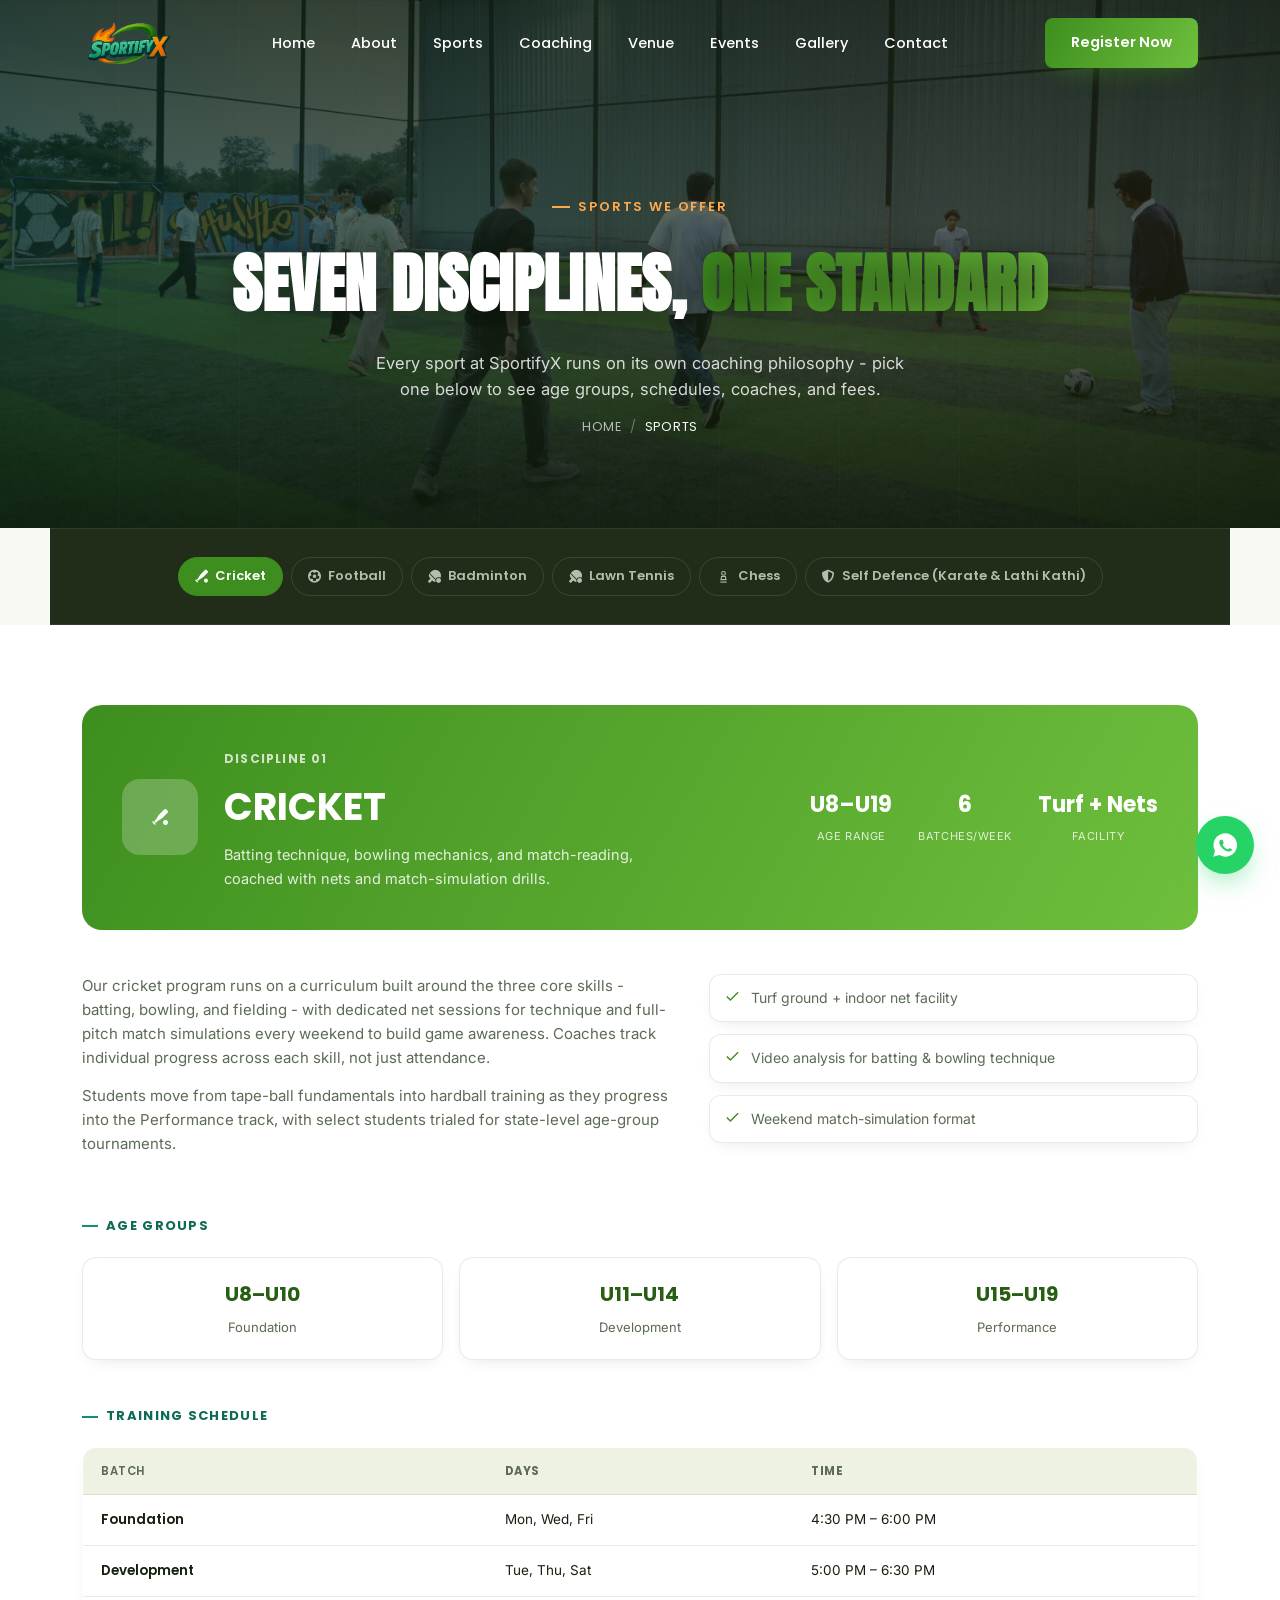
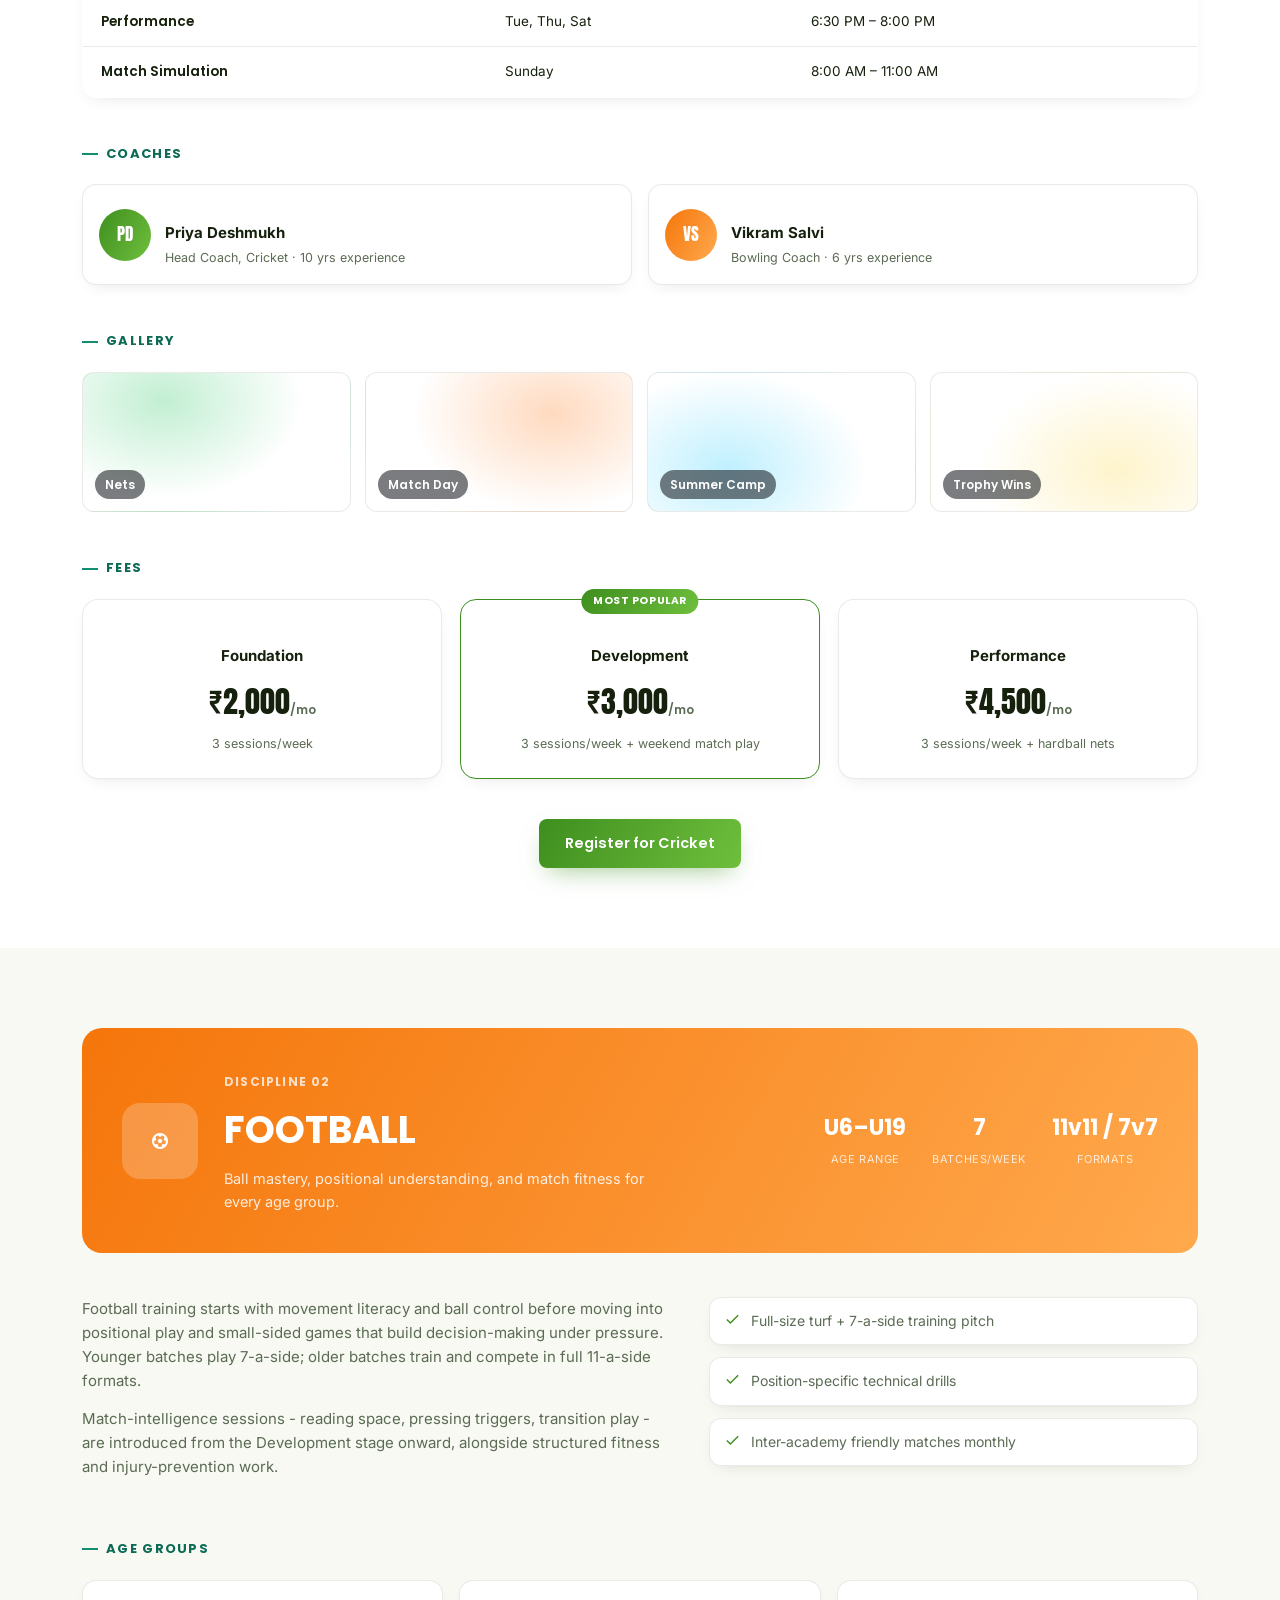
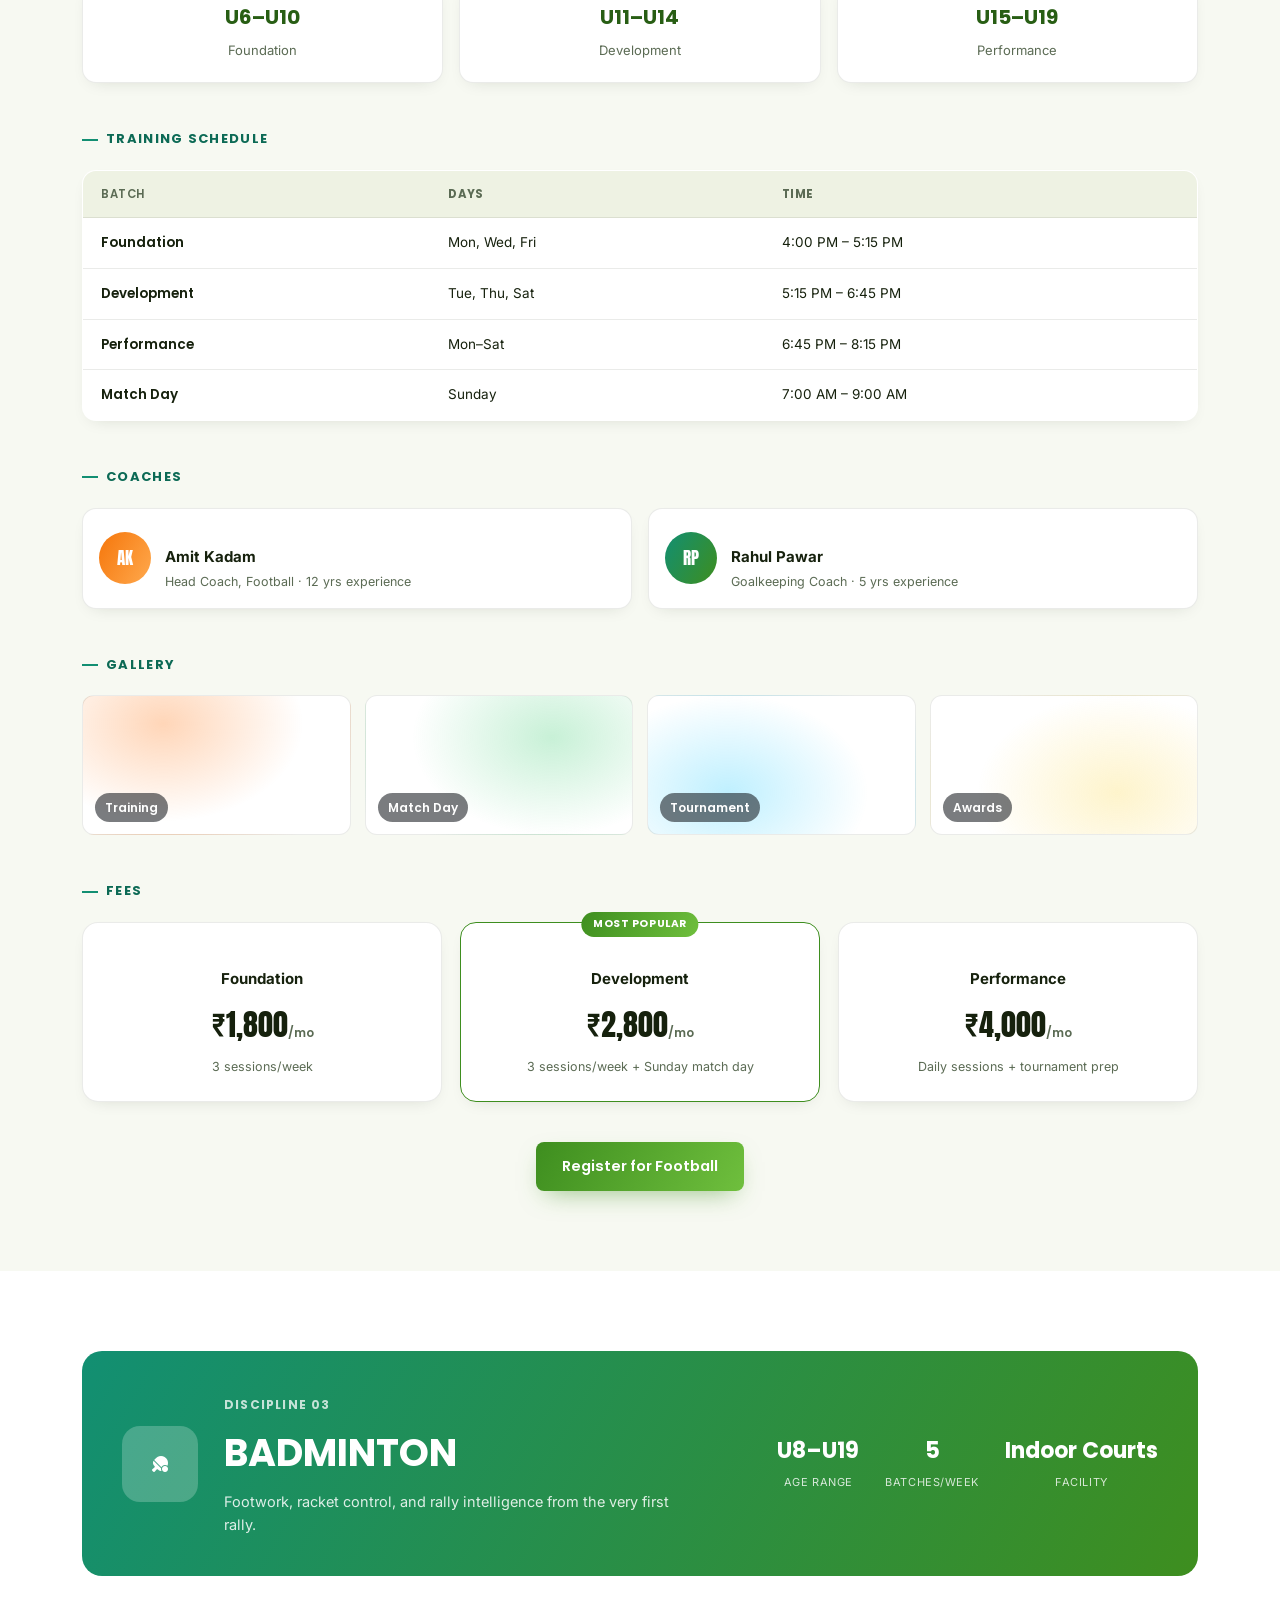
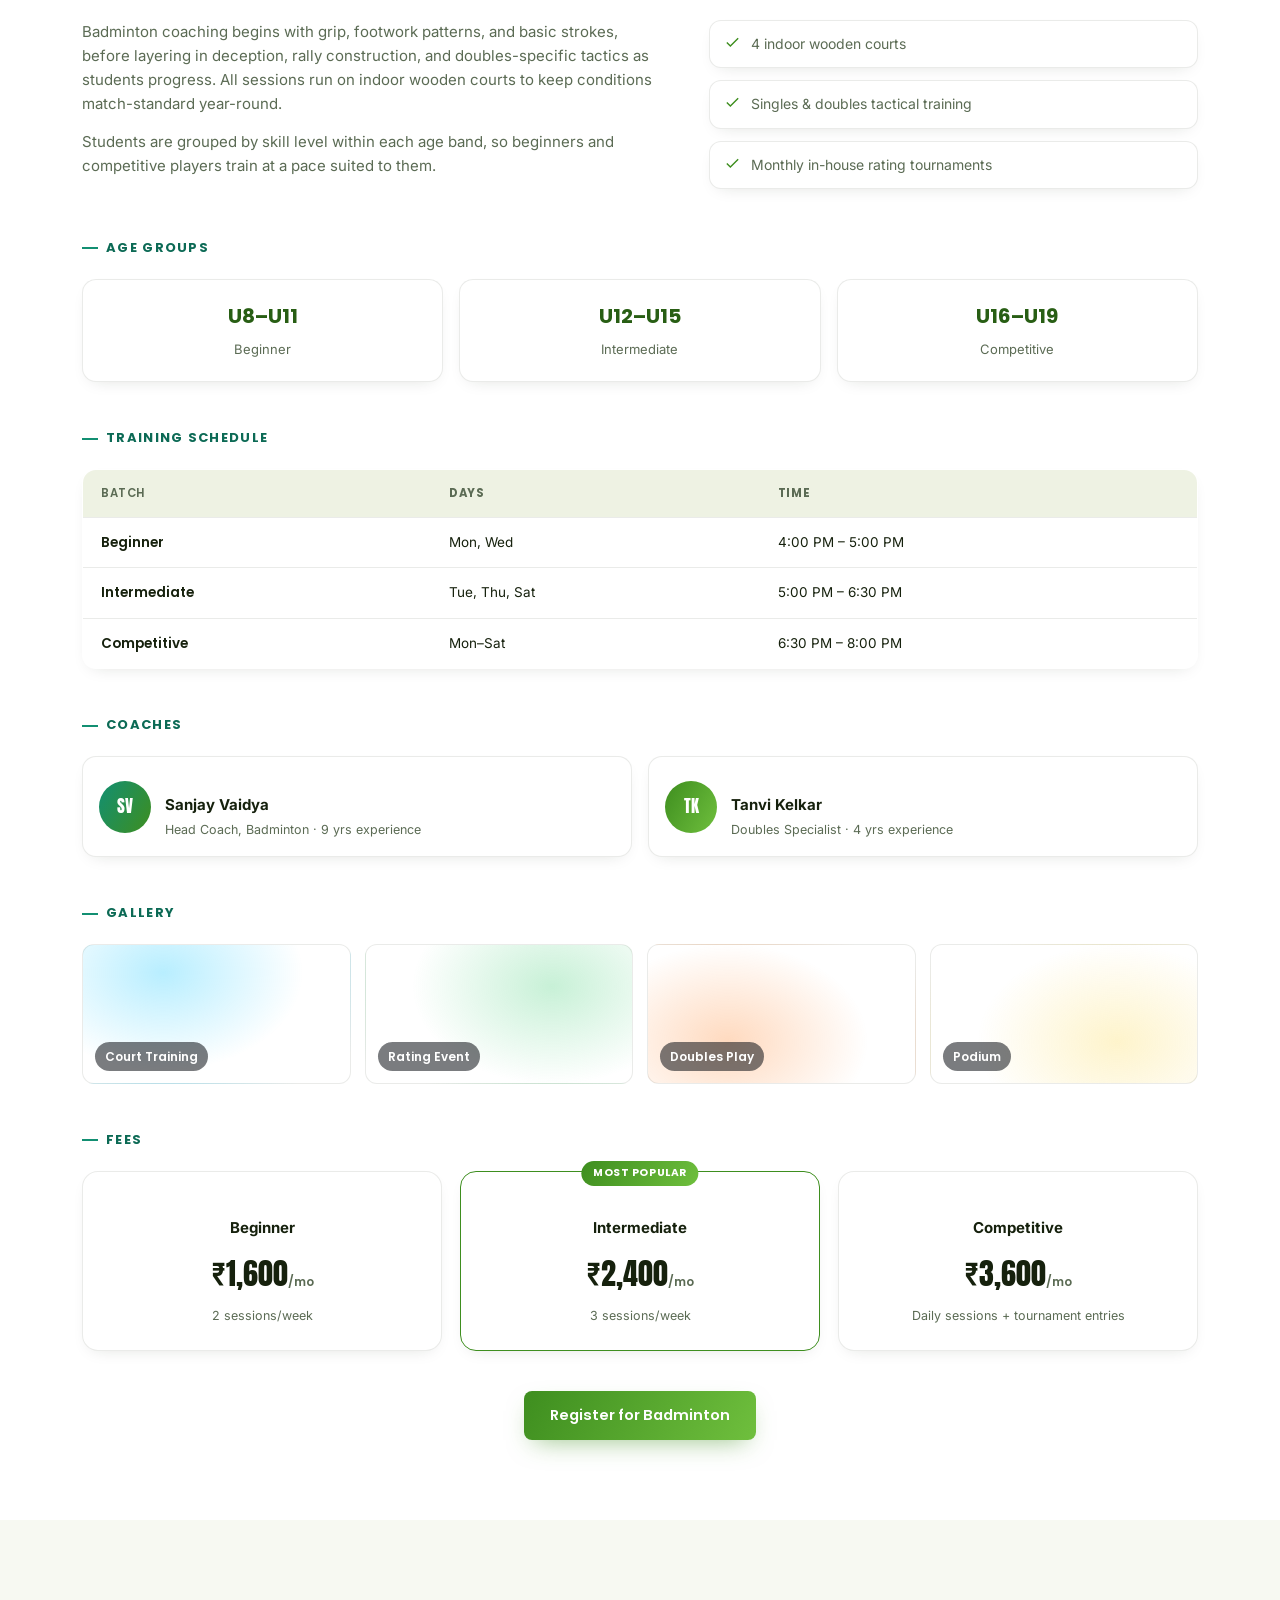
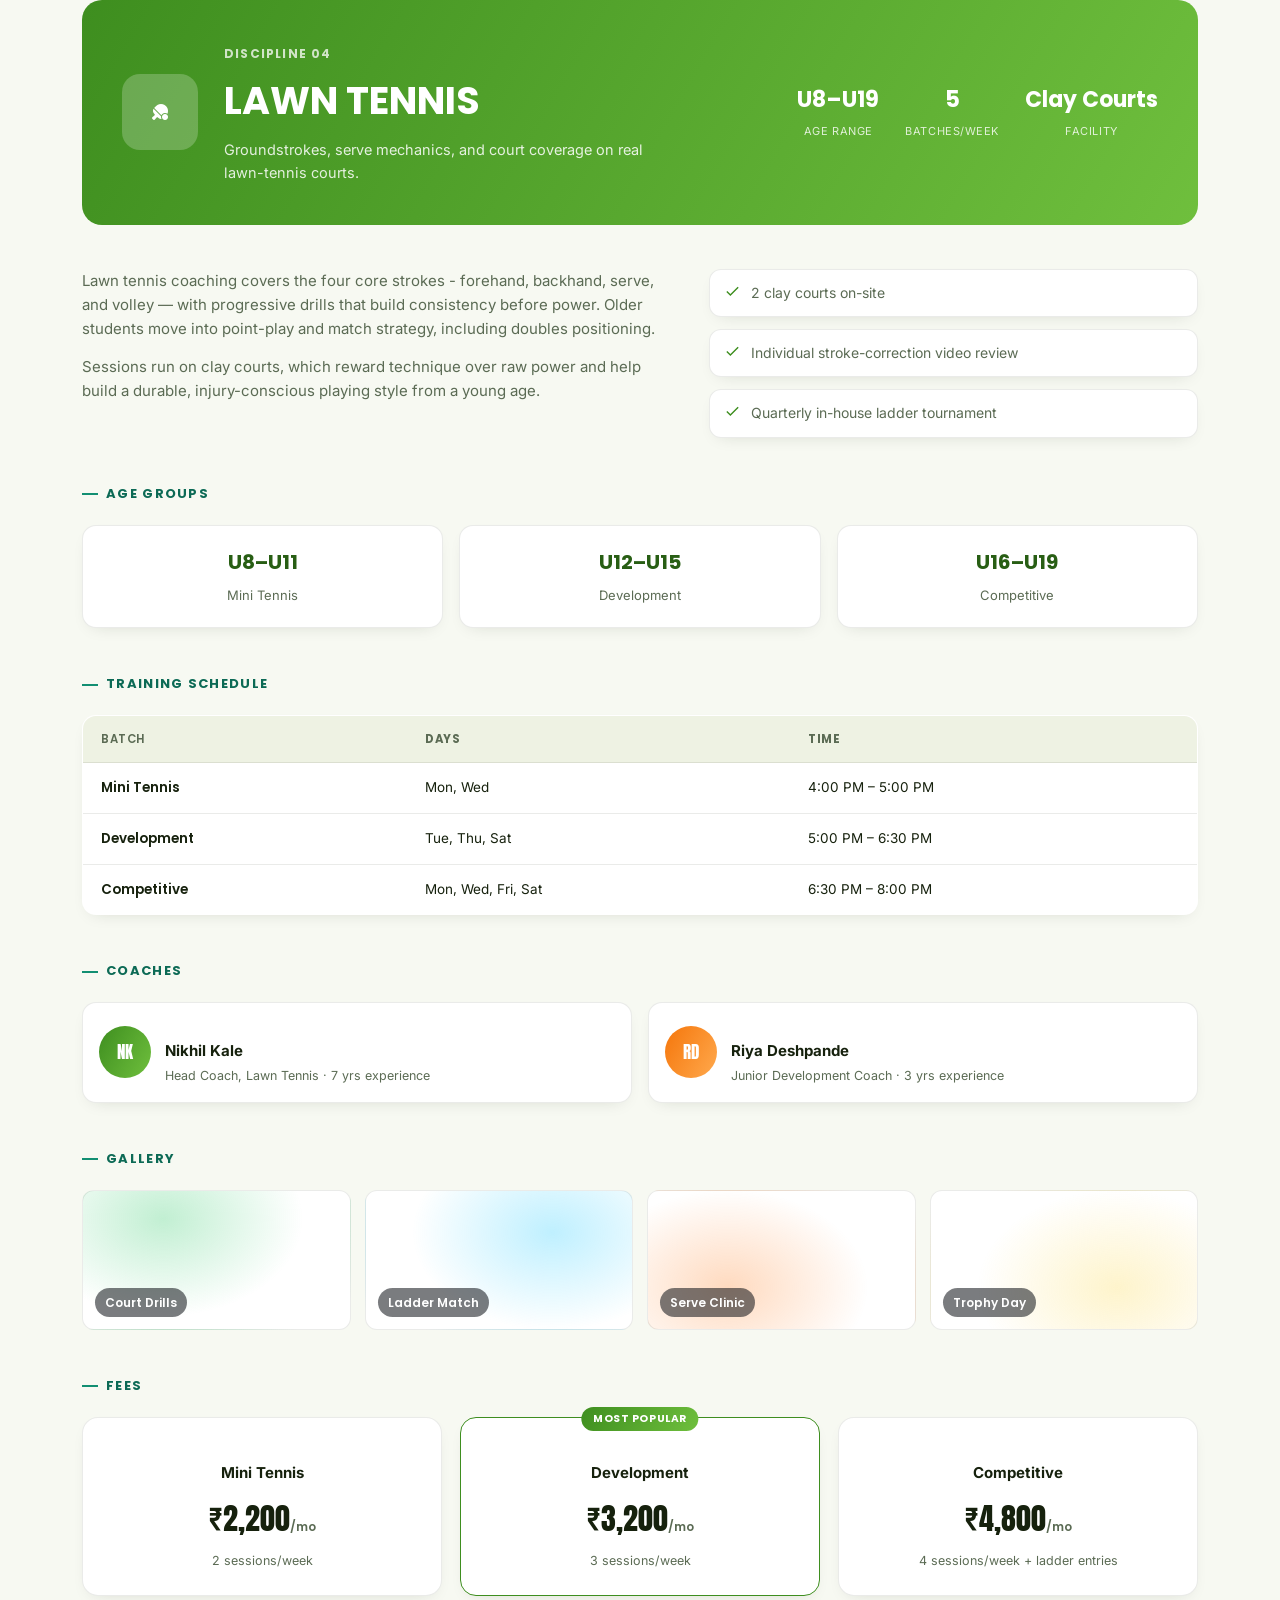
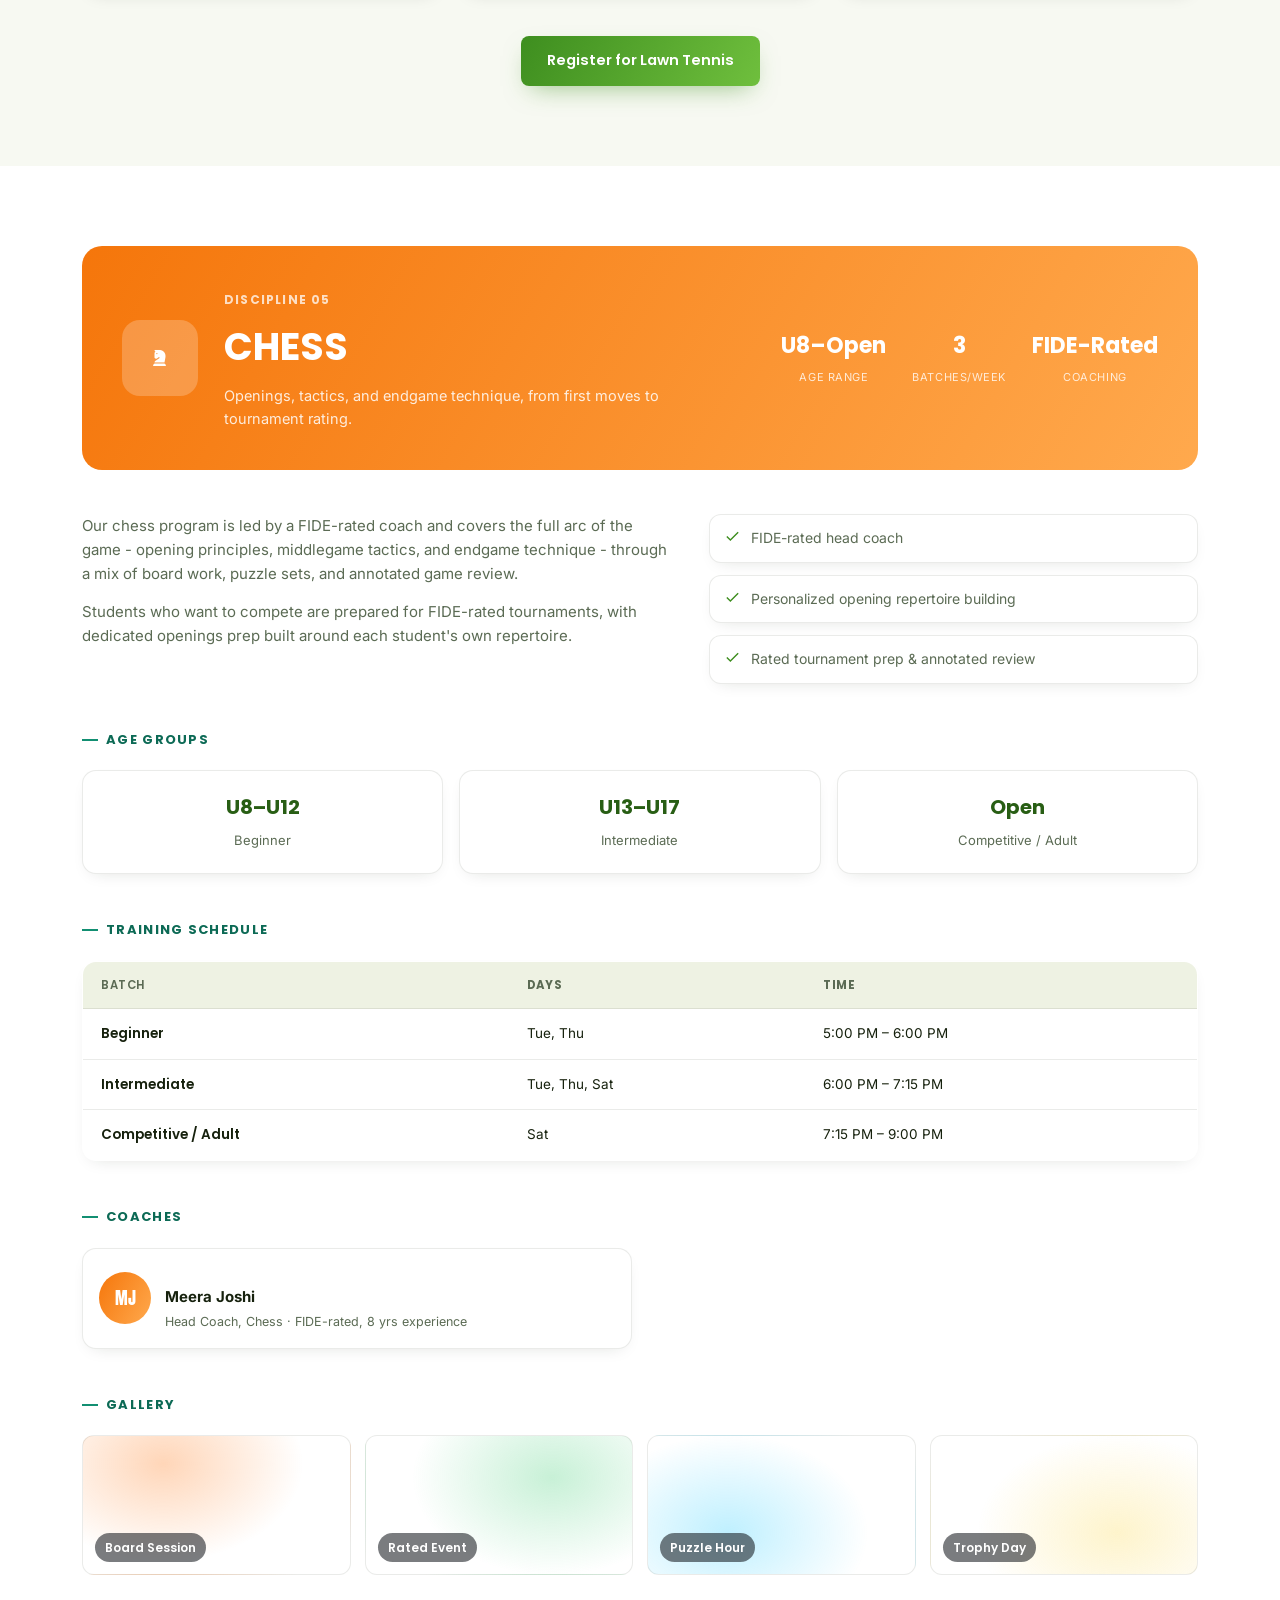
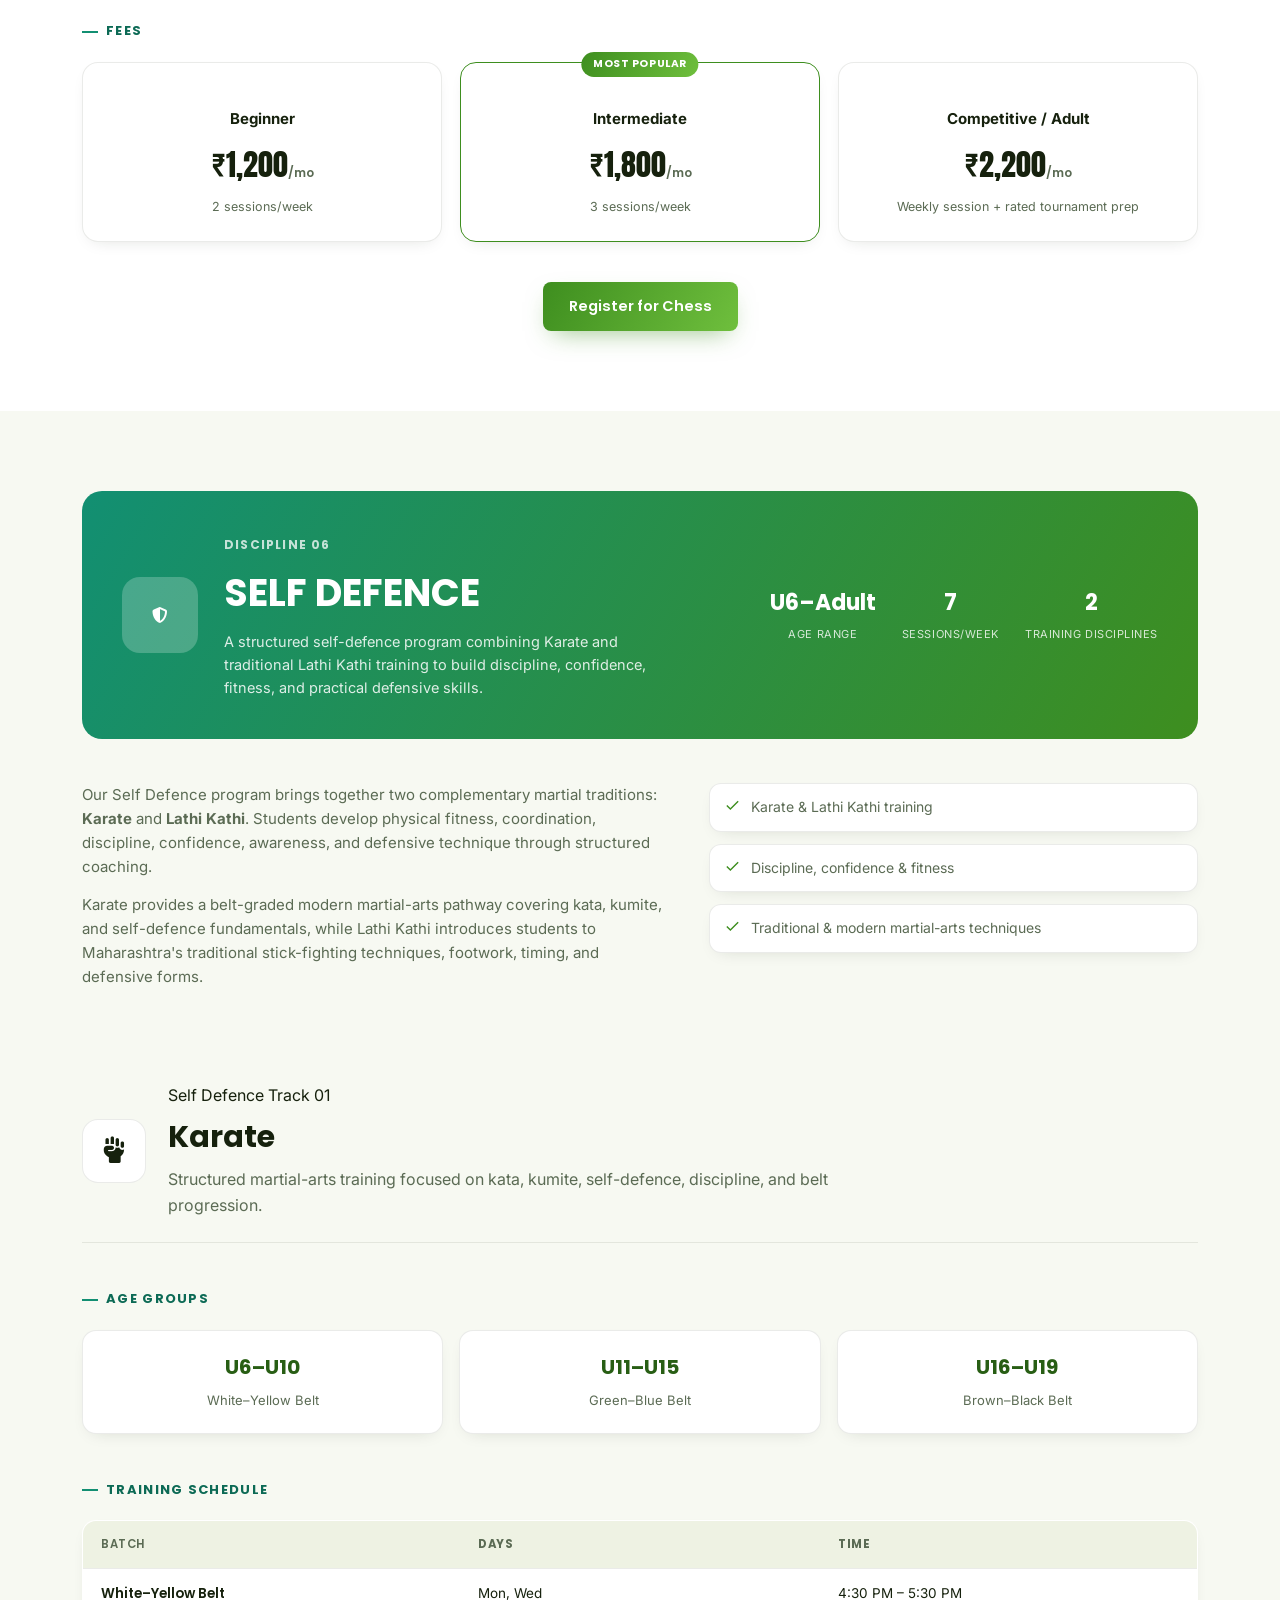
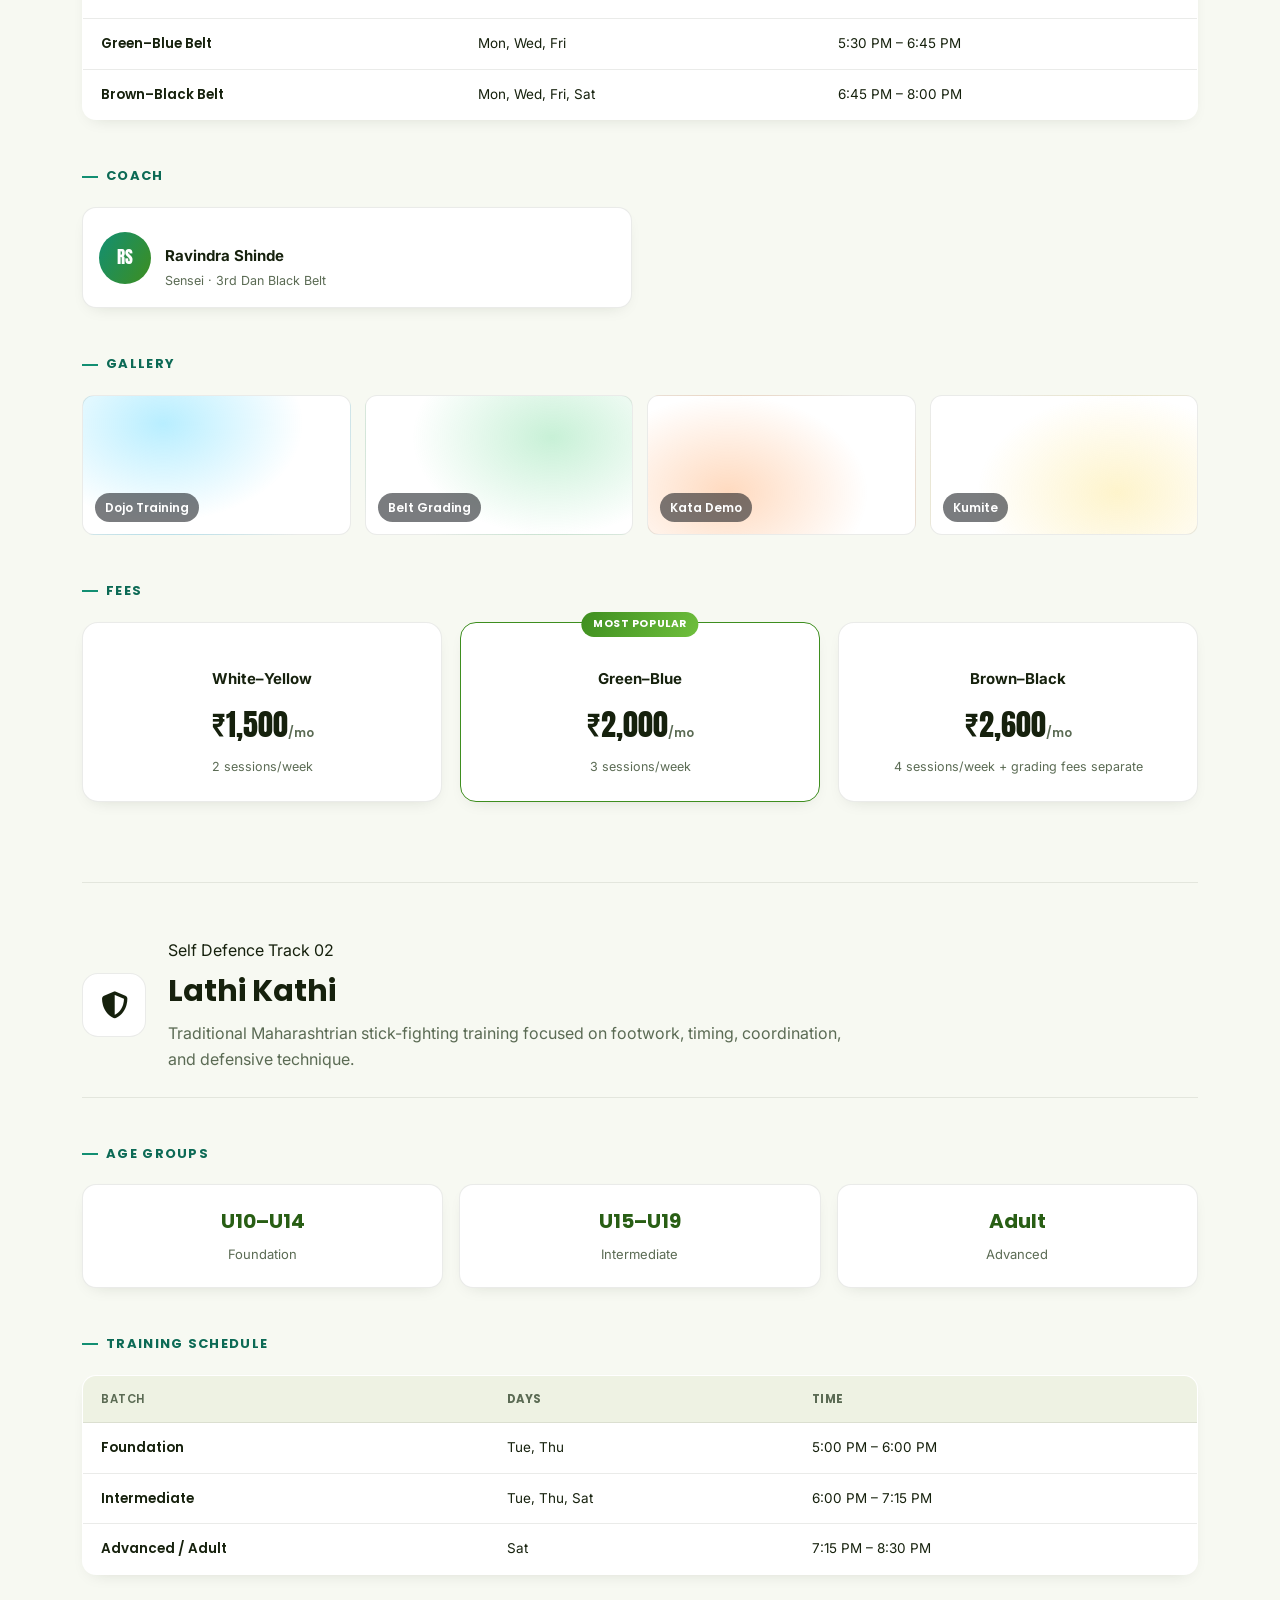
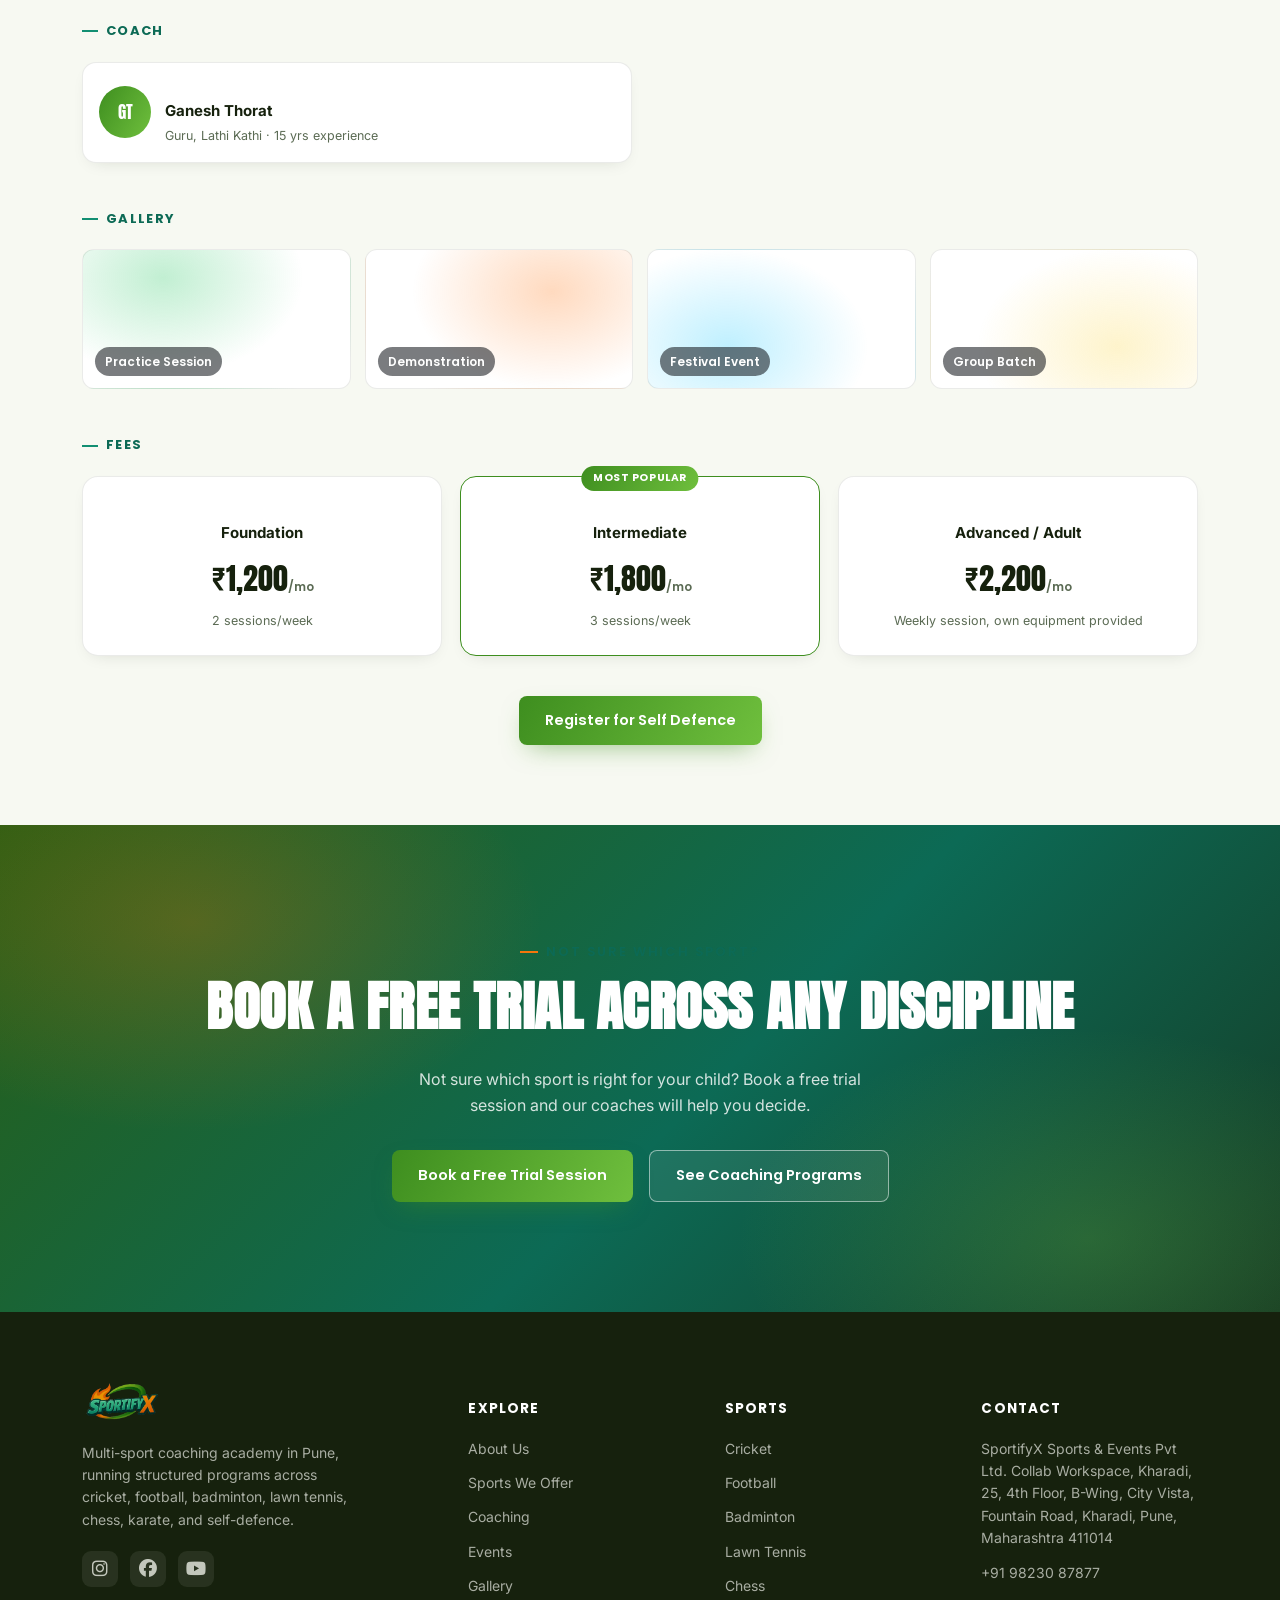
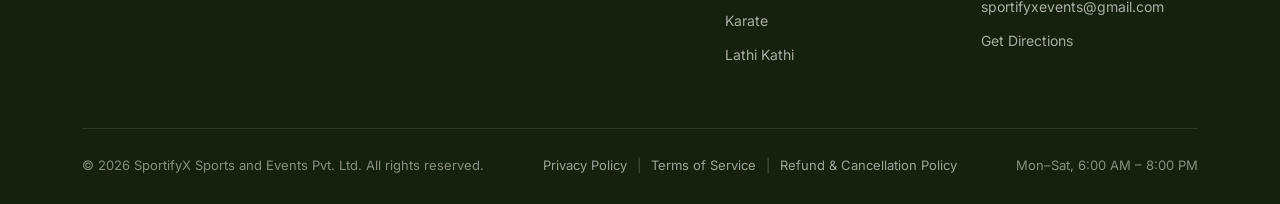
<file: sports/index.html>
<!DOCTYPE html>
<html lang="en">

<head>
    <meta charset="UTF-8">
    <meta name="viewport" content="width=device-width, initial-scale=1.0">
    <title>Sports We Offer - SportifyX</title>
    <link rel="icon" type="image/x-icon" href="/favicon_io/favicon.ico" />
    <meta name="description"
        content="Cricket, Football, Badminton, Lawn Tennis, Chess, Karate, and Lathi Kathi coaching at SportifyX Pune - age groups, training schedules, coaches, and fees for every discipline.">
    <link rel="preconnect" href="https://fonts.googleapis.com">
    <link rel="preconnect" href="https://fonts.gstatic.com" crossorigin>
    <link
        href="https://fonts.googleapis.com/css2?family=Anton&family=Poppins:wght@500;600;700;800&family=Inter:wght@400;500;600&display=swap"
        rel="stylesheet">
    <link rel="stylesheet" href="https://cdnjs.cloudflare.com/ajax/libs/font-awesome/6.7.2/css/all.min.css">
    <link rel="stylesheet" href="/css/style.css">
    <style>
        .page-hero {
            padding: 190px 0 90px;
            position: relative;
            overflow: hidden;
            isolation: isolate;
            text-align: center;
            color: #fff;
        }

        .page-hero .hero-bg {
            position: absolute;
            inset: 0;
            z-index: -2;
            background-image:
                linear-gradient(180deg, rgba(10, 20, 8, .78) 0%, rgba(10, 20, 8, .58) 45%, rgba(10, 20, 8, .88) 100%),
                linear-gradient(100deg, rgba(18, 143, 114, .3), rgba(245, 118, 11, .18) 65%),
                url('/images/gallery/DSC_4494.jpg');
            background-size: cover;
            background-position: center 55%;
        }

        /* subtle pitch-line texture over the photo for brand consistency */
        .page-hero .pitch-lines {
            position: absolute;
            inset: 0;
            z-index: -1;
            opacity: .5;
            background-image: repeating-linear-gradient(90deg, transparent, transparent 119px, rgba(255, 255, 255, .05) 120px);
        }

        .page-hero .eyebrow {
            color: var(--orange-bright);
        }

        .page-hero .eyebrow::before {
            background: var(--orange-bright);
        }

        .page-hero h1 {
            font-family: var(--font-display);
            font-size: clamp(36px, 5.6vw, 64px);
            text-transform: uppercase;
            margin: 16px auto 14px;
            position: relative;
            z-index: 1;
            text-shadow: 0 4px 30px rgba(0, 0, 0, .35);
        }

        .page-hero p {
            max-width: 560px;
            margin: 0 auto;
            color: rgba(255, 255, 255, .82);
            font-size: 16.5px;
            position: relative;
            z-index: 1;
        }

        .breadcrumb {
            position: relative;
            z-index: 1;
            display: inline-flex;
            gap: 8px;
            align-items: center;
            font-family: var(--font-head);
            font-size: 12.5px;
            color: rgba(255, 255, 255, .68);
            text-transform: uppercase;
            letter-spacing: .06em;
            margin-top: 14px;
        }

        .breadcrumb a:hover {
            color: #fff;
        }

        .breadcrumb .sep {
            opacity: .5;
        }

        .breadcrumb .current {
            color: #fff;
        }

        .subnav {
            position: sticky;
            top: 73px;
            z-index: 90;
            background: rgba(22, 33, 13, .95);
            backdrop-filter: blur(8px);
            border-bottom: 1px solid rgba(247, 249, 242, .08);
            border-top: 1px solid rgba(247, 249, 242, .08);
        }

        .subnav-inner {
            display: flex;
            gap: 8px;
            overflow-x: auto;
            padding: 14px 32px;
            max-width: 1180px;
            margin: 0 auto;
            scrollbar-width: none;
        }

        .subnav-inner::-webkit-scrollbar {
            display: none;
        }

        .subnav a {
            flex-shrink: 0;
            display: flex;
            align-items: center;
            gap: 7px;
            font-family: var(--font-head);
            font-weight: 600;
            font-size: 13px;
            color: rgba(247, 249, 242, .7);
            padding: 8px 16px;
            border-radius: 20px;
            border: 1px solid rgba(247, 249, 242, .12);
            transition: color .2s ease, border-color .2s ease, background .2s ease;
        }

        .subnav a svg {
            width: 15px;
            height: 15px;
        }

        .subnav a:hover {
            color: #fff;
            border-color: rgba(247, 249, 242, .3);
        }

        .subnav a.active {
            color: #fff;
            background: var(--green);
            border-color: var(--green);
        }

        .sport-section {
            padding: 80px 0;
            scroll-margin-top: 130px;
        }

        .sport-section:nth-of-type(even) {
            background: var(--surface);
        }

        .sport-head {
            display: flex;
            justify-content: space-between;
            align-items: flex-end;
            gap: 24px;
            flex-wrap: wrap;
            margin-bottom: 34px;
        }

        .sport-banner {
            border-radius: 20px;
            padding: 40px;
            display: flex;
            align-items: center;
            gap: 26px;
            flex-wrap: wrap;
            position: relative;
            overflow: hidden;
            color: #fff;
        }

        .sport-banner.accent-green {
            background: var(--grad-sport);
        }

        .sport-banner.accent-orange {
            background: var(--grad-energy);
        }

        .sport-banner.accent-cyan {
            background: var(--grad-teal);
        }

        .sport-banner-icon {
            width: 76px;
            height: 76px;
            border-radius: 18px;
            background: rgba(255, 255, 255, .22);
            display: flex;
            align-items: center;
            justify-content: center;
            flex-shrink: 0;
        }

        .sport-banner-icon svg {
            width: 40px;
            height: 40px;
            color: #fff;
        }

        .sport-banner-text {
            flex: 1;
            min-width: 240px;
        }

        .sport-banner-text .sb-eyebrow {
            font-family: var(--font-head);
            font-weight: 700;
            font-size: 12px;
            text-transform: uppercase;
            letter-spacing: .1em;
            opacity: .75;
        }

        .sport-banner-text h2 {
            font-family: var(--font-number);
            font-size: clamp(26px, 3.2vw, 38px);
            text-transform: uppercase;
            margin: 6px 0 6px;
        }

        .sport-banner-text p {
            font-size: 14.5px;
            max-width: 460px;
            opacity: .85;
        }

        .sport-banner-stats {
            display: flex;
            gap: 26px;
            flex-wrap: wrap;
        }

        .sport-banner-stats div {
            text-align: center;
        }

        .sport-banner-stats strong {
            display: block;
            font-family: var(--font-number);
            font-size: 22px;
        }

        .sport-banner-stats span {
            font-size: 11px;
            text-transform: uppercase;
            letter-spacing: .05em;
            opacity: .8;
        }

        .sport-overview {
            display: grid;
            grid-template-columns: 1.2fr 1fr;
            gap: 40px;
            margin-top: 44px;
            align-items: start;
        }

        .sport-overview p {
            color: var(--ink-dim);
            font-size: 15px;
            margin-bottom: 14px;
        }

        .overview-highlights {
            display: flex;
            flex-direction: column;
            gap: 12px;
        }

        .overview-highlights li {
            display: flex;
            gap: 10px;
            align-items: flex-start;
            font-size: 14px;
            color: var(--ink-dim);
            background: var(--surface);
            border: 1px solid var(--line);
            padding: 12px 14px;
            border-radius: 12px;
            box-shadow: var(--shadow-sm);
        }

        .overview-highlights svg {
            width: 17px;
            height: 17px;
            color: var(--green);
            flex-shrink: 0;
            margin-top: 1px;
        }

        .sub-block {
            margin-top: 46px;
        }

        .sub-block h3 {
            font-family: var(--font-head);
            font-weight: 700;
            font-size: 13px;
            text-transform: uppercase;
            letter-spacing: .1em;
            color: var(--teal-deep);
            display: flex;
            align-items: center;
            gap: 8px;
            margin-bottom: 20px;
        }

        .sub-block h3::before {
            content: '';
            width: 16px;
            height: 2px;
            background: var(--teal);
        }

        .age-chips {
            display: grid;
            grid-template-columns: repeat(3, 1fr);
            gap: 16px;
        }

        .age-chip {
            background: var(--surface);
            border: 1px solid var(--line);
            border-radius: 14px;
            padding: 20px;
            text-align: center;
            box-shadow: var(--shadow-sm);
        }

        .age-chip strong {
            display: block;
            font-family: var(--font-number);
            font-size: 20px;
            color: var(--green-deep);
            margin-bottom: 4px;
        }

        .age-chip span {
            font-size: 13px;
            color: var(--ink-dim);
        }

        .schedule-table {
            width: 100%;
            border-collapse: collapse;
            background: var(--surface);
            border: 1px solid var(--line);
            border-radius: 14px;
            overflow: hidden;
            box-shadow: var(--shadow-sm);
        }

        .schedule-table th,
        .schedule-table td {
            padding: 14px 18px;
            text-align: left;
            font-size: 13.5px;
        }

        .schedule-table th {
            background: var(--bg-alt);
            color: var(--ink-dim);
            font-family: var(--font-head);
            font-weight: 700;
            text-transform: uppercase;
            font-size: 11.5px;
            letter-spacing: .05em;
        }

        .schedule-table td {
            border-top: 1px solid var(--line);
            color: var(--ink);
        }

        .schedule-table td:first-child,
        .schedule-table th:first-child {
            font-family: var(--font-head);
            font-weight: 600;
        }

        .sc-coaches {
            display: grid;
            grid-template-columns: repeat(2, 1fr);
            gap: 16px;
        }

        .sc-coach {
            display: flex;
            gap: 14px;
            align-items: center;
            background: var(--surface);
            border: 1px solid var(--line);
            border-radius: 14px;
            padding: 16px;
            box-shadow: var(--shadow-sm);
        }

        .sc-coach-avatar {
            width: 52px;
            height: 52px;
            border-radius: 50%;
            flex-shrink: 0;
            display: flex;
            align-items: center;
            justify-content: center;
            font-family: var(--font-display);
            font-size: 17px;
            color: #fff;
        }

        .sc-coach h4 {
            font-size: 15px;
            font-weight: 700;
            margin-bottom: 3px;
        }

        .sc-coach p {
            font-size: 12.5px;
            color: var(--ink-dim);
        }

        .sg-grid {
            display: grid;
            grid-template-columns: repeat(4, 1fr);
            gap: 14px;
        }

        .sg-tile {
            height: 140px;
            border-radius: 12px;
            display: flex;
            align-items: flex-end;
            padding: 12px;
            border: 1px solid var(--line);
        }

        .sg-tile span {
            font-family: var(--font-head);
            font-weight: 600;
            font-size: 12px;
            color: #fff;
            background: rgba(13, 17, 23, .55);
            padding: 5px 10px;
            border-radius: 20px;
        }

        .fees-grid {
            display: grid;
            grid-template-columns: repeat(3, 1fr);
            gap: 18px;
        }

        .fee-card {
            background: var(--surface);
            border: 1px solid var(--line);
            border-radius: 16px;
            padding: 24px;
            text-align: center;
            box-shadow: var(--shadow-sm);
        }

        .fee-card.popular {
            border-color: var(--green);
            position: relative;
        }

        .fee-card__badge {
            position: absolute;
            top: -11px;
            left: 50%;
            transform: translateX(-50%);
            background: var(--grad-sport);
            color: #fff;
            font-family: var(--font-head);
            font-weight: 700;
            font-size: 10.5px;
            text-transform: uppercase;
            letter-spacing: .05em;
            padding: 4px 12px;
            border-radius: 20px;
        }

        .fee-card h4 {
            font-size: 15px;
            font-weight: 700;
            margin-bottom: 10px;
        }

        .fee-card__price {
            font-family: var(--font-display);
            font-size: 30px;
            color: var(--ink);
        }

        .fee-card__price span {
            font-family: var(--font-head);
            font-size: 12px;
            color: var(--ink-dim);
            font-weight: 600;
        }

        .fee-card p.note {
            font-size: 12.5px;
            color: var(--ink-dim);
            margin-top: 8px;
        }

        .register-row {
            text-align: center;
            margin-top: 40px;
        }

        .self-defence-track {
            margin-top: 70px;
            padding-top: 10px;
        }

        .track-heading {
            display: flex;
            align-items: center;
            gap: 22px;
            margin-bottom: 40px;
            padding-bottom: 24px;
            border-bottom: 1px solid var(--line);
        }

        .track-icon {
            width: 64px;
            height: 64px;
            flex: 0 0 64px;
            display: flex;
            align-items: center;
            justify-content: center;
            border-radius: 16px;
            background: var(--surface);
            border: 1px solid var(--line);
            font-size: 27px;
            color: var(--ink);
        }

        .track-heading h3 {
            margin: 4px 0 6px;
            font-size: 30px;
        }

        .track-heading p {
            margin: 0;
            color: var(--ink-dim);
            max-width: 700px;
        }

        .lathi-kathi-track {
            margin-top: 80px;
            padding-top: 55px;
            border-top: 1px solid var(--line);
        }

        @media (max-width: 700px) {

            .track-heading {
                align-items: flex-start;
                gap: 16px;
            }

            .track-icon {
                width: 52px;
                height: 52px;
                flex-basis: 52px;
                font-size: 22px;
            }

            .track-heading h3 {
                font-size: 25px;
            }

            .self-defence-track {
                margin-top: 50px;
            }

            .lathi-kathi-track {
                margin-top: 60px;
                padding-top: 40px;
            }
        }

        @media (max-width: 1024px) {
            .sport-overview {
                grid-template-columns: 1fr;
            }

            .age-chips {
                grid-template-columns: 1fr 1fr;
            }

            .sc-coaches {
                grid-template-columns: 1fr;
            }

            .sg-grid {
                grid-template-columns: 1fr 1fr;
            }

            .fees-grid {
                grid-template-columns: 1fr;
            }
        }

        @media (max-width: 600px) {
            .age-chips {
                grid-template-columns: 1fr;
            }

            .sg-grid {
                grid-template-columns: 1fr;
            }

            .sport-banner {
                padding: 28px;
            }

            .sport-banner-stats {
                gap: 18px;
            }

            .schedule-table {
                font-size: 12px;
            }

            .page-hero {
                padding: 150px 0 40px;
            }

            .subnav {
                top: 0;
            }
        }
    </style>
</head>

<body id="top">

    <div id="navbar"></div>

    <main>
        <section class="page-hero">
            <div class="hero-bg"></div>
            <div class="pitch-lines"></div>
            <div class="container">
                <span class="eyebrow" style="justify-content:center;">Sports We Offer</span>
                <h1>Seven Disciplines, <span
                        style="background:var(--grad-sport);-webkit-background-clip:text;background-clip:text;color:transparent;">One
                        Standard</span></h1>
                <p>Every sport at SportifyX runs on its own coaching philosophy - pick one below to see age groups,
                    schedules, coaches, and fees.</p>
                <div class="breadcrumb">
                    <a href="/">Home</a><span class="sep">/</span><span class="current">Sports</span>
                </div>
            </div>
        </section>

        <nav class="subnav" id="subnav">
            <div class="subnav-inner" id="subnavInner">
                <a href="#cricket" data-target="cricket">
                    <i class="fa-solid fa-baseball-bat-ball sport-fa-icon"></i>
                    Cricket
                </a>
                <a href="#football" data-target="football">
                    <i class="fa-solid fa-futbol sport-fa-icon"></i>
                    Football
                </a>
                <a href="#badminton" data-target="badminton">
                    <i class="fa-solid fa-table-tennis-paddle-ball sport-fa-icon"></i>
                    Badminton
                </a>
                <a href="#lawn-tennis" data-target="lawn-tennis">
                    <i class="fa-solid fa-table-tennis-paddle-ball sport-fa-icon"></i>
                    Lawn Tennis
                </a>
                <a href="#chess" data-target="chess">
                    <svg viewBox="0 0 24 24" fill="none" stroke="currentColor" stroke-width="1.8">
                        <circle cx="12" cy="7" r="3" />
                        <path d="M9 12h6l1 5H8z" />
                        <path d="M7 21h10" />
                    </svg>
                    Chess
                </a>
                <a href="#self-defence" data-target="self-defence">
                    <i class="fa-solid fa-shield-halved sport-fa-icon"></i>
                    Self Defence (Karate & Lathi Kathi)
                </a>
            </div>
        </nav>

        <section class="sport-section" id="cricket">
            <div class="container">
                <div class="sport-banner accent-green reveal">
                    <div class="sport-banner-icon"><i class="fa-solid fa-baseball-bat-ball sport-fa-icon"></i></div>
                    <div class="sport-banner-text">
                        <span class="sb-eyebrow">Discipline 01</span>
                        <h2>Cricket</h2>
                        <p>Batting technique, bowling mechanics, and match-reading, coached with nets and
                            match-simulation drills.</p>
                    </div>
                    <div class="sport-banner-stats">
                        <div><strong>U8&ndash;U19</strong><span>Age Range</span></div>
                        <div><strong>6</strong><span>Batches/Week</span></div>
                        <div><strong>Turf + Nets</strong><span>Facility</span></div>
                    </div>
                </div>

                <div class="sport-overview">
                    <div>
                        <p>Our cricket program runs on a curriculum built around the three core skills - batting,
                            bowling, and
                            fielding - with dedicated net sessions for technique and full-pitch match simulations every
                            weekend to
                            build game awareness. Coaches track individual progress across each skill, not just
                            attendance.</p>
                        <p>Students move from tape-ball fundamentals into hardball training as they progress into the
                            Performance track, with select students trialed for state-level age-group tournaments.</p>
                    </div>
                    <ul class="overview-highlights">
                        <li><svg viewBox="0 0 24 24" fill="none" stroke="currentColor" stroke-width="2">
                                <path d="M20 6L9 17l-5-5" />
                            </svg>Turf ground + indoor net facility</li>
                        <li><svg viewBox="0 0 24 24" fill="none" stroke="currentColor" stroke-width="2">
                                <path d="M20 6L9 17l-5-5" />
                            </svg>Video analysis for batting &amp; bowling technique</li>
                        <li><svg viewBox="0 0 24 24" fill="none" stroke="currentColor" stroke-width="2">
                                <path d="M20 6L9 17l-5-5" />
                            </svg>Weekend match-simulation format</li>
                    </ul>
                </div>

                <div class="sub-block">
                    <h3>Age Groups</h3>
                    <div class="age-chips">
                        <div class="age-chip"><strong>U8&ndash;U10</strong><span>Foundation</span></div>
                        <div class="age-chip"><strong>U11&ndash;U14</strong><span>Development</span></div>
                        <div class="age-chip"><strong>U15&ndash;U19</strong><span>Performance</span></div>
                    </div>
                </div>

                <div class="sub-block">
                    <h3>Training Schedule</h3>
                    <table class="schedule-table">
                        <tr>
                            <th>Batch</th>
                            <th>Days</th>
                            <th>Time</th>
                        </tr>
                        <tr>
                            <td>Foundation</td>
                            <td>Mon, Wed, Fri</td>
                            <td>4:30 PM &ndash; 6:00 PM</td>
                        </tr>
                        <tr>
                            <td>Development</td>
                            <td>Tue, Thu, Sat</td>
                            <td>5:00 PM &ndash; 6:30 PM</td>
                        </tr>
                        <tr>
                            <td>Performance</td>
                            <td>Tue, Thu, Sat</td>
                            <td>6:30 PM &ndash; 8:00 PM</td>
                        </tr>
                        <tr>
                            <td>Match Simulation</td>
                            <td>Sunday</td>
                            <td>8:00 AM &ndash; 11:00 AM</td>
                        </tr>
                    </table>
                </div>

                <div class="sub-block">
                    <h3>Coaches</h3>
                    <div class="sc-coaches">
                        <div class="sc-coach">
                            <div class="sc-coach-avatar" style="background:var(--grad-sport);">PD</div>
                            <div>
                                <h4>Priya Deshmukh</h4>
                                <p>Head Coach, Cricket &middot; 10 yrs experience</p>
                            </div>
                        </div>
                        <div class="sc-coach">
                            <div class="sc-coach-avatar" style="background:var(--grad-energy);">VS</div>
                            <div>
                                <h4>Vikram Salvi</h4>
                                <p>Bowling Coach &middot; 6 yrs experience</p>
                            </div>
                        </div>
                    </div>
                </div>

                <div class="sub-block">
                    <h3>Gallery</h3>
                    <div class="sg-grid">
                        <div class="sg-tile reveal"
                            style="background:radial-gradient(200px 140px at 30% 20%, rgba(34,197,94,.28), transparent 70%), var(--surface);">
                            <span>Nets</span>
                        </div>
                        <div class="sg-tile reveal"
                            style="background:radial-gradient(200px 140px at 70% 30%, rgba(255,107,0,.25), transparent 70%), var(--surface);">
                            <span>Match Day</span>
                        </div>
                        <div class="sg-tile reveal"
                            style="background:radial-gradient(200px 140px at 30% 70%, rgba(0,194,255,.25), transparent 70%), var(--surface);">
                            <span>Summer Camp</span>
                        </div>
                        <div class="sg-tile reveal"
                            style="background:radial-gradient(200px 140px at 70% 70%, rgba(250,204,21,.22), transparent 70%), var(--surface);">
                            <span>Trophy Wins</span>
                        </div>
                    </div>
                </div>

                <div class="sub-block">
                    <h3>Fees</h3>
                    <div class="fees-grid">
                        <div class="fee-card">
                            <h4>Foundation</h4>
                            <div class="fee-card__price">₹2,000<span>/mo</span></div>
                            <p class="note">3 sessions/week</p>
                        </div>
                        <div class="fee-card popular"><span class="fee-card__badge">Most Popular</span>
                            <h4>Development</h4>
                            <div class="fee-card__price">₹3,000<span>/mo</span></div>
                            <p class="note">3 sessions/week + weekend match play</p>
                        </div>
                        <div class="fee-card">
                            <h4>Performance</h4>
                            <div class="fee-card__price">₹4,500<span>/mo</span></div>
                            <p class="note">3 sessions/week + hardball nets</p>
                        </div>
                    </div>
                </div>

                <div class="register-row"><a href="/contact/index.html" class="btn btn-primary">Register for Cricket</a>
                </div>
            </div>
        </section>

        <section class="sport-section" id="football">
            <div class="container">
                <div class="sport-banner accent-orange reveal">
                    <div class="sport-banner-icon"><i class="fa-solid fa-futbol sport-fa-icon"></i></div>
                    <div class="sport-banner-text">
                        <span class="sb-eyebrow">Discipline 02</span>
                        <h2>Football</h2>
                        <p>Ball mastery, positional understanding, and match fitness for every age group.</p>
                    </div>
                    <div class="sport-banner-stats">
                        <div><strong>U6&ndash;U19</strong><span>Age Range</span></div>
                        <div><strong>7</strong><span>Batches/Week</span></div>
                        <div><strong>11v11 / 7v7</strong><span>Formats</span></div>
                    </div>
                </div>

                <div class="sport-overview">
                    <div>
                        <p>Football training starts with movement literacy and ball control before moving into
                            positional play
                            and small-sided games that build decision-making under pressure. Younger batches play
                            7-a-side;
                            older batches train and compete in full 11-a-side formats.</p>
                        <p>Match-intelligence sessions - reading space, pressing triggers, transition play - are
                            introduced
                            from the Development stage onward, alongside structured fitness and injury-prevention work.
                        </p>
                    </div>
                    <ul class="overview-highlights">
                        <li><svg viewBox="0 0 24 24" fill="none" stroke="currentColor" stroke-width="2">
                                <path d="M20 6L9 17l-5-5" />
                            </svg>Full-size turf + 7-a-side training pitch</li>
                        <li><svg viewBox="0 0 24 24" fill="none" stroke="currentColor" stroke-width="2">
                                <path d="M20 6L9 17l-5-5" />
                            </svg>Position-specific technical drills</li>
                        <li><svg viewBox="0 0 24 24" fill="none" stroke="currentColor" stroke-width="2">
                                <path d="M20 6L9 17l-5-5" />
                            </svg>Inter-academy friendly matches monthly</li>
                    </ul>
                </div>

                <div class="sub-block">
                    <h3>Age Groups</h3>
                    <div class="age-chips">
                        <div class="age-chip"><strong>U6&ndash;U10</strong><span>Foundation</span></div>
                        <div class="age-chip"><strong>U11&ndash;U14</strong><span>Development</span></div>
                        <div class="age-chip"><strong>U15&ndash;U19</strong><span>Performance</span></div>
                    </div>
                </div>

                <div class="sub-block">
                    <h3>Training Schedule</h3>
                    <table class="schedule-table">
                        <tr>
                            <th>Batch</th>
                            <th>Days</th>
                            <th>Time</th>
                        </tr>
                        <tr>
                            <td>Foundation</td>
                            <td>Mon, Wed, Fri</td>
                            <td>4:00 PM &ndash; 5:15 PM</td>
                        </tr>
                        <tr>
                            <td>Development</td>
                            <td>Tue, Thu, Sat</td>
                            <td>5:15 PM &ndash; 6:45 PM</td>
                        </tr>
                        <tr>
                            <td>Performance</td>
                            <td>Mon&ndash;Sat</td>
                            <td>6:45 PM &ndash; 8:15 PM</td>
                        </tr>
                        <tr>
                            <td>Match Day</td>
                            <td>Sunday</td>
                            <td>7:00 AM &ndash; 9:00 AM</td>
                        </tr>
                    </table>
                </div>

                <div class="sub-block">
                    <h3>Coaches</h3>
                    <div class="sc-coaches">
                        <div class="sc-coach">
                            <div class="sc-coach-avatar" style="background:var(--grad-energy);">AK</div>
                            <div>
                                <h4>Amit Kadam</h4>
                                <p>Head Coach, Football &middot; 12 yrs experience</p>
                            </div>
                        </div>
                        <div class="sc-coach">
                            <div class="sc-coach-avatar" style="background:var(--grad-teal);">RP</div>
                            <div>
                                <h4>Rahul Pawar</h4>
                                <p>Goalkeeping Coach &middot; 5 yrs experience</p>
                            </div>
                        </div>
                    </div>
                </div>

                <div class="sub-block">
                    <h3>Gallery</h3>
                    <div class="sg-grid">
                        <div class="sg-tile reveal"
                            style="background:radial-gradient(200px 140px at 30% 20%, rgba(255,107,0,.28), transparent 70%), var(--surface);">
                            <span>Training</span>
                        </div>
                        <div class="sg-tile reveal"
                            style="background:radial-gradient(200px 140px at 70% 30%, rgba(34,197,94,.25), transparent 70%), var(--surface);">
                            <span>Match Day</span>
                        </div>
                        <div class="sg-tile reveal"
                            style="background:radial-gradient(200px 140px at 30% 70%, rgba(0,194,255,.25), transparent 70%), var(--surface);">
                            <span>Tournament</span>
                        </div>
                        <div class="sg-tile reveal"
                            style="background:radial-gradient(200px 140px at 70% 70%, rgba(250,204,21,.22), transparent 70%), var(--surface);">
                            <span>Awards</span>
                        </div>
                    </div>
                </div>

                <div class="sub-block">
                    <h3>Fees</h3>
                    <div class="fees-grid">
                        <div class="fee-card">
                            <h4>Foundation</h4>
                            <div class="fee-card__price">₹1,800<span>/mo</span></div>
                            <p class="note">3 sessions/week</p>
                        </div>
                        <div class="fee-card popular"><span class="fee-card__badge">Most Popular</span>
                            <h4>Development</h4>
                            <div class="fee-card__price">₹2,800<span>/mo</span></div>
                            <p class="note">3 sessions/week + Sunday match day</p>
                        </div>
                        <div class="fee-card">
                            <h4>Performance</h4>
                            <div class="fee-card__price">₹4,000<span>/mo</span></div>
                            <p class="note">Daily sessions + tournament prep</p>
                        </div>
                    </div>
                </div>

                <div class="register-row"><a href="/contact/index.html" class="btn btn-primary">Register for
                        Football</a></div>
            </div>
        </section>

        <section class="sport-section" id="badminton">
            <div class="container">
                <div class="sport-banner accent-cyan reveal">
                    <div class="sport-banner-icon"><i class="fa-solid fa-table-tennis-paddle-ball sport-fa-icon"></i>
                    </div>
                    <div class="sport-banner-text">
                        <span class="sb-eyebrow">Discipline 03</span>
                        <h2>Badminton</h2>
                        <p>Footwork, racket control, and rally intelligence from the very first rally.</p>
                    </div>
                    <div class="sport-banner-stats">
                        <div><strong>U8&ndash;U19</strong><span>Age Range</span></div>
                        <div><strong>5</strong><span>Batches/Week</span></div>
                        <div><strong>Indoor Courts</strong><span>Facility</span></div>
                    </div>
                </div>

                <div class="sport-overview">
                    <div>
                        <p>Badminton coaching begins with grip, footwork patterns, and basic strokes, before layering in
                            deception, rally construction, and doubles-specific tactics as students progress. All
                            sessions run
                            on indoor wooden courts to keep conditions match-standard year-round.</p>
                        <p>Students are grouped by skill level within each age band, so beginners and competitive
                            players
                            train at a pace suited to them.</p>
                    </div>
                    <ul class="overview-highlights">
                        <li><svg viewBox="0 0 24 24" fill="none" stroke="currentColor" stroke-width="2">
                                <path d="M20 6L9 17l-5-5" />
                            </svg>4 indoor wooden courts</li>
                        <li><svg viewBox="0 0 24 24" fill="none" stroke="currentColor" stroke-width="2">
                                <path d="M20 6L9 17l-5-5" />
                            </svg>Singles &amp; doubles tactical training</li>
                        <li><svg viewBox="0 0 24 24" fill="none" stroke="currentColor" stroke-width="2">
                                <path d="M20 6L9 17l-5-5" />
                            </svg>Monthly in-house rating tournaments</li>
                    </ul>
                </div>

                <div class="sub-block">
                    <h3>Age Groups</h3>
                    <div class="age-chips">
                        <div class="age-chip"><strong>U8&ndash;U11</strong><span>Beginner</span></div>
                        <div class="age-chip"><strong>U12&ndash;U15</strong><span>Intermediate</span></div>
                        <div class="age-chip"><strong>U16&ndash;U19</strong><span>Competitive</span></div>
                    </div>
                </div>

                <div class="sub-block">
                    <h3>Training Schedule</h3>
                    <table class="schedule-table">
                        <tr>
                            <th>Batch</th>
                            <th>Days</th>
                            <th>Time</th>
                        </tr>
                        <tr>
                            <td>Beginner</td>
                            <td>Mon, Wed</td>
                            <td>4:00 PM &ndash; 5:00 PM</td>
                        </tr>
                        <tr>
                            <td>Intermediate</td>
                            <td>Tue, Thu, Sat</td>
                            <td>5:00 PM &ndash; 6:30 PM</td>
                        </tr>
                        <tr>
                            <td>Competitive</td>
                            <td>Mon&ndash;Sat</td>
                            <td>6:30 PM &ndash; 8:00 PM</td>
                        </tr>
                    </table>
                </div>

                <div class="sub-block">
                    <h3>Coaches</h3>
                    <div class="sc-coaches">
                        <div class="sc-coach">
                            <div class="sc-coach-avatar" style="background:var(--grad-teal);">SV</div>
                            <div>
                                <h4>Sanjay Vaidya</h4>
                                <p>Head Coach, Badminton &middot; 9 yrs experience</p>
                            </div>
                        </div>
                        <div class="sc-coach">
                            <div class="sc-coach-avatar" style="background:var(--grad-sport);">TK</div>
                            <div>
                                <h4>Tanvi Kelkar</h4>
                                <p>Doubles Specialist &middot; 4 yrs experience</p>
                            </div>
                        </div>
                    </div>
                </div>

                <div class="sub-block">
                    <h3>Gallery</h3>
                    <div class="sg-grid">
                        <div class="sg-tile reveal"
                            style="background:radial-gradient(200px 140px at 30% 20%, rgba(0,194,255,.28), transparent 70%), var(--surface);">
                            <span>Court Training</span>
                        </div>
                        <div class="sg-tile reveal"
                            style="background:radial-gradient(200px 140px at 70% 30%, rgba(34,197,94,.25), transparent 70%), var(--surface);">
                            <span>Rating Event</span>
                        </div>
                        <div class="sg-tile reveal"
                            style="background:radial-gradient(200px 140px at 30% 70%, rgba(255,107,0,.25), transparent 70%), var(--surface);">
                            <span>Doubles Play</span>
                        </div>
                        <div class="sg-tile reveal"
                            style="background:radial-gradient(200px 140px at 70% 70%, rgba(250,204,21,.22), transparent 70%), var(--surface);">
                            <span>Podium</span>
                        </div>
                    </div>
                </div>

                <div class="sub-block">
                    <h3>Fees</h3>
                    <div class="fees-grid">
                        <div class="fee-card">
                            <h4>Beginner</h4>
                            <div class="fee-card__price">₹1,600<span>/mo</span></div>
                            <p class="note">2 sessions/week</p>
                        </div>
                        <div class="fee-card popular"><span class="fee-card__badge">Most Popular</span>
                            <h4>Intermediate</h4>
                            <div class="fee-card__price">₹2,400<span>/mo</span></div>
                            <p class="note">3 sessions/week</p>
                        </div>
                        <div class="fee-card">
                            <h4>Competitive</h4>
                            <div class="fee-card__price">₹3,600<span>/mo</span></div>
                            <p class="note">Daily sessions + tournament entries</p>
                        </div>
                    </div>
                </div>

                <div class="register-row"><a href="/contact/index.html" class="btn btn-primary">Register for
                        Badminton</a></div>
            </div>
        </section>

        <section class="sport-section" id="lawn-tennis">
            <div class="container">
                <div class="sport-banner accent-green reveal">
                    <div class="sport-banner-icon"><i class="fa-solid fa-table-tennis-paddle-ball sport-fa-icon"></i>
                    </div>
                    <div class="sport-banner-text">
                        <span class="sb-eyebrow">Discipline 04</span>
                        <h2>Lawn Tennis</h2>
                        <p>Groundstrokes, serve mechanics, and court coverage on real lawn-tennis courts.</p>
                    </div>
                    <div class="sport-banner-stats">
                        <div><strong>U8&ndash;U19</strong><span>Age Range</span></div>
                        <div><strong>5</strong><span>Batches/Week</span></div>
                        <div><strong>Clay Courts</strong><span>Facility</span></div>
                    </div>
                </div>

                <div class="sport-overview">
                    <div>
                        <p>Lawn tennis coaching covers the four core strokes - forehand, backhand, serve, and volley —
                            with
                            progressive drills that build consistency before power. Older students move into point-play
                            and
                            match strategy, including doubles positioning.</p>
                        <p>Sessions run on clay courts, which reward technique over raw power and help build a durable,
                            injury-conscious playing style from a young age.</p>
                    </div>
                    <ul class="overview-highlights">
                        <li><svg viewBox="0 0 24 24" fill="none" stroke="currentColor" stroke-width="2">
                                <path d="M20 6L9 17l-5-5" />
                            </svg>2 clay courts on-site</li>
                        <li><svg viewBox="0 0 24 24" fill="none" stroke="currentColor" stroke-width="2">
                                <path d="M20 6L9 17l-5-5" />
                            </svg>Individual stroke-correction video review</li>
                        <li><svg viewBox="0 0 24 24" fill="none" stroke="currentColor" stroke-width="2">
                                <path d="M20 6L9 17l-5-5" />
                            </svg>Quarterly in-house ladder tournament</li>
                    </ul>
                </div>

                <div class="sub-block">
                    <h3>Age Groups</h3>
                    <div class="age-chips">
                        <div class="age-chip"><strong>U8&ndash;U11</strong><span>Mini Tennis</span></div>
                        <div class="age-chip"><strong>U12&ndash;U15</strong><span>Development</span></div>
                        <div class="age-chip"><strong>U16&ndash;U19</strong><span>Competitive</span></div>
                    </div>
                </div>

                <div class="sub-block">
                    <h3>Training Schedule</h3>
                    <table class="schedule-table">
                        <tr>
                            <th>Batch</th>
                            <th>Days</th>
                            <th>Time</th>
                        </tr>
                        <tr>
                            <td>Mini Tennis</td>
                            <td>Mon, Wed</td>
                            <td>4:00 PM &ndash; 5:00 PM</td>
                        </tr>
                        <tr>
                            <td>Development</td>
                            <td>Tue, Thu, Sat</td>
                            <td>5:00 PM &ndash; 6:30 PM</td>
                        </tr>
                        <tr>
                            <td>Competitive</td>
                            <td>Mon, Wed, Fri, Sat</td>
                            <td>6:30 PM &ndash; 8:00 PM</td>
                        </tr>
                    </table>
                </div>

                <div class="sub-block">
                    <h3>Coaches</h3>
                    <div class="sc-coaches">
                        <div class="sc-coach">
                            <div class="sc-coach-avatar" style="background:var(--grad-sport);">NK</div>
                            <div>
                                <h4>Nikhil Kale</h4>
                                <p>Head Coach, Lawn Tennis &middot; 7 yrs experience</p>
                            </div>
                        </div>
                        <div class="sc-coach">
                            <div class="sc-coach-avatar" style="background:var(--grad-energy);">RD</div>
                            <div>
                                <h4>Riya Deshpande</h4>
                                <p>Junior Development Coach &middot; 3 yrs experience</p>
                            </div>
                        </div>
                    </div>
                </div>

                <div class="sub-block">
                    <h3>Gallery</h3>
                    <div class="sg-grid">
                        <div class="sg-tile reveal"
                            style="background:radial-gradient(200px 140px at 30% 20%, rgba(34,197,94,.28), transparent 70%), var(--surface);">
                            <span>Court Drills</span>
                        </div>
                        <div class="sg-tile reveal"
                            style="background:radial-gradient(200px 140px at 70% 30%, rgba(0,194,255,.25), transparent 70%), var(--surface);">
                            <span>Ladder Match</span>
                        </div>
                        <div class="sg-tile reveal"
                            style="background:radial-gradient(200px 140px at 30% 70%, rgba(255,107,0,.25), transparent 70%), var(--surface);">
                            <span>Serve Clinic</span>
                        </div>
                        <div class="sg-tile reveal"
                            style="background:radial-gradient(200px 140px at 70% 70%, rgba(250,204,21,.22), transparent 70%), var(--surface);">
                            <span>Trophy Day</span>
                        </div>
                    </div>
                </div>

                <div class="sub-block">
                    <h3>Fees</h3>
                    <div class="fees-grid">
                        <div class="fee-card">
                            <h4>Mini Tennis</h4>
                            <div class="fee-card__price">₹2,200<span>/mo</span></div>
                            <p class="note">2 sessions/week</p>
                        </div>
                        <div class="fee-card popular"><span class="fee-card__badge">Most Popular</span>
                            <h4>Development</h4>
                            <div class="fee-card__price">₹3,200<span>/mo</span></div>
                            <p class="note">3 sessions/week</p>
                        </div>
                        <div class="fee-card">
                            <h4>Competitive</h4>
                            <div class="fee-card__price">₹4,800<span>/mo</span></div>
                            <p class="note">4 sessions/week + ladder entries</p>
                        </div>
                    </div>
                </div>

                <div class="register-row"><a href="/contact/index.html" class="btn btn-primary">Register for Lawn
                        Tennis</a></div>
            </div>
        </section>

        <section class="sport-section" id="chess">
            <div class="container">
                <div class="sport-banner accent-orange reveal">
                    <div class="sport-banner-icon"><i class="fa-solid fa-chess-knight sport-fa-icon"></i></div>
                    <div class="sport-banner-text">
                        <span class="sb-eyebrow">Discipline 05</span>
                        <h2>Chess</h2>
                        <p>Openings, tactics, and endgame technique, from first moves to tournament rating.</p>
                    </div>
                    <div class="sport-banner-stats">
                        <div><strong>U8&ndash;Open</strong><span>Age Range</span></div>
                        <div><strong>3</strong><span>Batches/Week</span></div>
                        <div><strong>FIDE-Rated</strong><span>Coaching</span></div>
                    </div>
                </div>

                <div class="sport-overview">
                    <div>
                        <p>Our chess program is led by a FIDE-rated coach and covers the full arc of the game - opening
                            principles, middlegame tactics, and endgame technique - through a mix of board work, puzzle
                            sets, and
                            annotated game review.</p>
                        <p>Students who want to compete are prepared for FIDE-rated tournaments, with dedicated openings
                            prep
                            built around each student's own repertoire.</p>
                    </div>
                    <ul class="overview-highlights">
                        <li><svg viewBox="0 0 24 24" fill="none" stroke="currentColor" stroke-width="2">
                                <path d="M20 6L9 17l-5-5" />
                            </svg>FIDE-rated head coach</li>
                        <li><svg viewBox="0 0 24 24" fill="none" stroke="currentColor" stroke-width="2">
                                <path d="M20 6L9 17l-5-5" />
                            </svg>Personalized opening repertoire building</li>
                        <li><svg viewBox="0 0 24 24" fill="none" stroke="currentColor" stroke-width="2">
                                <path d="M20 6L9 17l-5-5" />
                            </svg>Rated tournament prep &amp; annotated review</li>
                    </ul>
                </div>

                <div class="sub-block">
                    <h3>Age Groups</h3>
                    <div class="age-chips">
                        <div class="age-chip"><strong>U8&ndash;U12</strong><span>Beginner</span></div>
                        <div class="age-chip"><strong>U13&ndash;U17</strong><span>Intermediate</span></div>
                        <div class="age-chip"><strong>Open</strong><span>Competitive / Adult</span></div>
                    </div>
                </div>

                <div class="sub-block">
                    <h3>Training Schedule</h3>
                    <table class="schedule-table">
                        <tr>
                            <th>Batch</th>
                            <th>Days</th>
                            <th>Time</th>
                        </tr>
                        <tr>
                            <td>Beginner</td>
                            <td>Tue, Thu</td>
                            <td>5:00 PM &ndash; 6:00 PM</td>
                        </tr>
                        <tr>
                            <td>Intermediate</td>
                            <td>Tue, Thu, Sat</td>
                            <td>6:00 PM &ndash; 7:15 PM</td>
                        </tr>
                        <tr>
                            <td>Competitive / Adult</td>
                            <td>Sat</td>
                            <td>7:15 PM &ndash; 9:00 PM</td>
                        </tr>
                    </table>
                </div>

                <div class="sub-block">
                    <h3>Coaches</h3>
                    <div class="sc-coaches">
                        <div class="sc-coach">
                            <div class="sc-coach-avatar" style="background:var(--grad-energy);">MJ</div>
                            <div>
                                <h4>Meera Joshi</h4>
                                <p>Head Coach, Chess &middot; FIDE-rated, 8 yrs experience</p>
                            </div>
                        </div>
                    </div>
                </div>

                <div class="sub-block">
                    <h3>Gallery</h3>
                    <div class="sg-grid">
                        <div class="sg-tile reveal"
                            style="background:radial-gradient(200px 140px at 30% 20%, rgba(255,107,0,.28), transparent 70%), var(--surface);">
                            <span>Board Session</span>
                        </div>
                        <div class="sg-tile reveal"
                            style="background:radial-gradient(200px 140px at 70% 30%, rgba(34,197,94,.25), transparent 70%), var(--surface);">
                            <span>Rated Event</span>
                        </div>
                        <div class="sg-tile reveal"
                            style="background:radial-gradient(200px 140px at 30% 70%, rgba(0,194,255,.25), transparent 70%), var(--surface);">
                            <span>Puzzle Hour</span>
                        </div>
                        <div class="sg-tile reveal"
                            style="background:radial-gradient(200px 140px at 70% 70%, rgba(250,204,21,.22), transparent 70%), var(--surface);">
                            <span>Trophy Day</span>
                        </div>
                    </div>
                </div>

                <div class="sub-block">
                    <h3>Fees</h3>
                    <div class="fees-grid">
                        <div class="fee-card">
                            <h4>Beginner</h4>
                            <div class="fee-card__price">₹1,200<span>/mo</span></div>
                            <p class="note">2 sessions/week</p>
                        </div>
                        <div class="fee-card popular"><span class="fee-card__badge">Most Popular</span>
                            <h4>Intermediate</h4>
                            <div class="fee-card__price">₹1,800<span>/mo</span></div>
                            <p class="note">3 sessions/week</p>
                        </div>
                        <div class="fee-card">
                            <h4>Competitive / Adult</h4>
                            <div class="fee-card__price">₹2,200<span>/mo</span></div>
                            <p class="note">Weekly session + rated tournament prep</p>
                        </div>
                    </div>
                </div>

                <div class="register-row"><a href="/contact/index.html" class="btn btn-primary">Register for Chess</a>
                </div>
            </div>
        </section>

        <section class="sport-section" id="self-defence">
            <div class="container">

                <div class="sport-banner accent-cyan reveal">

                    <div class="sport-banner-icon">
                        <i class="fa-solid fa-shield-halved"></i>
                    </div>

                    <div class="sport-banner-text">
                        <span class="sb-eyebrow">Discipline 06</span>
                        <h2>Self Defence</h2>
                        <p>
                            A structured self-defence program combining Karate and
                            traditional Lathi Kathi training to build discipline,
                            confidence, fitness, and practical defensive skills.
                        </p>
                    </div>

                    <div class="sport-banner-stats">
                        <div>
                            <strong>U6&ndash;Adult</strong>
                            <span>Age Range</span>
                        </div>

                        <div>
                            <strong>7</strong>
                            <span>Sessions/Week</span>
                        </div>

                        <div>
                            <strong>2</strong>
                            <span>Training Disciplines</span>
                        </div>
                    </div>

                </div>

                <div class="sport-overview">
                    <div>
                        <p>
                            Our Self Defence program brings together two complementary
                            martial traditions: <strong>Karate</strong> and
                            <strong>Lathi Kathi</strong>. Students develop physical
                            fitness, coordination, discipline, confidence, awareness,
                            and defensive technique through structured coaching.
                        </p>

                        <p>
                            Karate provides a belt-graded modern martial-arts pathway
                            covering kata, kumite, and self-defence fundamentals,
                            while Lathi Kathi introduces students to Maharashtra's
                            traditional stick-fighting techniques, footwork, timing,
                            and defensive forms.
                        </p>
                    </div>
                    <ul class="overview-highlights">
                        <li>
                            <svg viewBox="0 0 24 24" fill="none" stroke="currentColor" stroke-width="2">
                                <path d="M20 6L9 17l-5-5" />
                            </svg>
                            Karate &amp; Lathi Kathi training
                        </li>
                        <li>
                            <svg viewBox="0 0 24 24" fill="none" stroke="currentColor" stroke-width="2">
                                <path d="M20 6L9 17l-5-5" />
                            </svg>
                            Discipline, confidence &amp; fitness
                        </li>
                        <li>
                            <svg viewBox="0 0 24 24" fill="none" stroke="currentColor" stroke-width="2">
                                <path d="M20 6L9 17l-5-5" />
                            </svg>
                            Traditional &amp; modern martial-arts techniques
                        </li>
                    </ul>
                </div>

                <div class="self-defence-track karate-track">
                    <div class="track-heading">
                        <div class="track-icon">
                            <i class="fa-solid fa-hand-fist"></i>
                        </div>
                        <div>
                            <span class="sb-eyebrow">Self Defence Track 01</span>
                            <h3>Karate</h3>
                            <p>
                                Structured martial-arts training focused on kata,
                                kumite, self-defence, discipline, and belt progression.
                            </p>
                        </div>
                    </div>

                    <div class="sub-block">
                        <h3>Age Groups</h3>
                        <div class="age-chips">
                            <div class="age-chip">
                                <strong>U6&ndash;U10</strong>
                                <span>White&ndash;Yellow Belt</span>
                            </div>
                            <div class="age-chip">
                                <strong>U11&ndash;U15</strong>
                                <span>Green&ndash;Blue Belt</span>
                            </div>
                            <div class="age-chip">
                                <strong>U16&ndash;U19</strong>
                                <span>Brown&ndash;Black Belt</span>
                            </div>
                        </div>
                    </div>

                    <div class="sub-block">
                        <h3>Training Schedule</h3>
                        <table class="schedule-table">
                            <tr>
                                <th>Batch</th>
                                <th>Days</th>
                                <th>Time</th>
                            </tr>
                            <tr>
                                <td>White&ndash;Yellow Belt</td>
                                <td>Mon, Wed</td>
                                <td>4:30 PM &ndash; 5:30 PM</td>
                            </tr>
                            <tr>
                                <td>Green&ndash;Blue Belt</td>
                                <td>Mon, Wed, Fri</td>
                                <td>5:30 PM &ndash; 6:45 PM</td>
                            </tr>
                            <tr>
                                <td>Brown&ndash;Black Belt</td>
                                <td>Mon, Wed, Fri, Sat</td>
                                <td>6:45 PM &ndash; 8:00 PM</td>
                            </tr>
                        </table>
                    </div>

                    <div class="sub-block">
                        <h3>Coach</h3>
                        <div class="sc-coaches">
                            <div class="sc-coach">
                                <div class="sc-coach-avatar" style="background:var(--grad-teal);">
                                    RS
                                </div>
                                <div>
                                    <h4>Ravindra Shinde</h4>
                                    <p>Sensei &middot; 3rd Dan Black Belt</p>
                                </div>
                            </div>
                        </div>
                    </div>

                    <div class="sub-block">
                        <h3>Gallery</h3>
                        <div class="sg-grid">
                            <div class="sg-tile reveal"
                                style="background:radial-gradient(200px 140px at 30% 20%, rgba(0,194,255,.28), transparent 70%), var(--surface);">
                                <span>Dojo Training</span>
                            </div>
                            <div class="sg-tile reveal"
                                style="background:radial-gradient(200px 140px at 70% 30%, rgba(34,197,94,.25), transparent 70%), var(--surface);">
                                <span>Belt Grading</span>
                            </div>
                            <div class="sg-tile reveal"
                                style="background:radial-gradient(200px 140px at 30% 70%, rgba(255,107,0,.25), transparent 70%), var(--surface);">
                                <span>Kata Demo</span>
                            </div>
                            <div class="sg-tile reveal"
                                style="background:radial-gradient(200px 140px at 70% 70%, rgba(250,204,21,.22), transparent 70%), var(--surface);">
                                <span>Kumite</span>
                            </div>
                        </div>
                    </div>

                    <div class="sub-block">
                        <h3>Fees</h3>
                        <div class="fees-grid">
                            <div class="fee-card">
                                <h4>White&ndash;Yellow</h4>
                                <div class="fee-card__price">
                                    ₹1,500<span>/mo</span>
                                </div>
                                <p class="note">
                                    2 sessions/week
                                </p>
                            </div>

                            <div class="fee-card popular">
                                <span class="fee-card__badge">
                                    Most Popular
                                </span>
                                <h4>Green&ndash;Blue</h4>
                                <div class="fee-card__price">
                                    ₹2,000<span>/mo</span>
                                </div>
                                <p class="note">
                                    3 sessions/week
                                </p>
                            </div>

                            <div class="fee-card">
                                <h4>Brown&ndash;Black</h4>
                                <div class="fee-card__price">
                                    ₹2,600<span>/mo</span>
                                </div>
                                <p class="note">
                                    4 sessions/week + grading fees separate
                                </p>
                            </div>
                        </div>
                    </div>
                </div>

                <div class="self-defence-track lathi-kathi-track">
                    <div class="track-heading">
                        <div class="track-icon">
                            <i class="fa-solid fa-shield-halved"></i>
                        </div>
                        <div>
                            <span class="sb-eyebrow">Self Defence Track 02</span>
                            <h3>Lathi Kathi</h3>
                            <p>
                                Traditional Maharashtrian stick-fighting training
                                focused on footwork, timing, coordination, and
                                defensive technique.
                            </p>
                        </div>
                    </div>

                    <div class="sub-block">
                        <h3>Age Groups</h3>
                        <div class="age-chips">
                            <div class="age-chip">
                                <strong>U10&ndash;U14</strong>
                                <span>Foundation</span>
                            </div>
                            <div class="age-chip">
                                <strong>U15&ndash;U19</strong>
                                <span>Intermediate</span>
                            </div>
                            <div class="age-chip">
                                <strong>Adult</strong>
                                <span>Advanced</span>
                            </div>
                        </div>
                    </div>
                    
                    <div class="sub-block">
                        <h3>Training Schedule</h3>
                        <table class="schedule-table">
                            <tr>
                                <th>Batch</th>
                                <th>Days</th>
                                <th>Time</th>
                            </tr>
                            <tr>
                                <td>Foundation</td>
                                <td>Tue, Thu</td>
                                <td>5:00 PM &ndash; 6:00 PM</td>
                            </tr>
                            <tr>
                                <td>Intermediate</td>
                                <td>Tue, Thu, Sat</td>
                                <td>6:00 PM &ndash; 7:15 PM</td>
                            </tr>
                            <tr>
                                <td>Advanced / Adult</td>
                                <td>Sat</td>
                                <td>7:15 PM &ndash; 8:30 PM</td>
                            </tr>
                        </table>
                    </div>
                    <div class="sub-block">
                        <h3>Coach</h3>
                        <div class="sc-coaches">
                            <div class="sc-coach">
                                <div class="sc-coach-avatar" style="background:var(--grad-sport);">
                                    GT
                                </div>
                                <div>
                                    <h4>Ganesh Thorat</h4>
                                    <p>Guru, Lathi Kathi &middot; 15 yrs experience</p>
                                </div>
                            </div>
                        </div>
                    </div>

                    <div class="sub-block">
                        <h3>Gallery</h3>
                        <div class="sg-grid">
                            <div class="sg-tile reveal"
                                style="background:radial-gradient(200px 140px at 30% 20%, rgba(34,197,94,.28), transparent 70%), var(--surface);">
                                <span>Practice Session</span>
                            </div>
                            <div class="sg-tile reveal"
                                style="background:radial-gradient(200px 140px at 70% 30%, rgba(255,107,0,.25), transparent 70%), var(--surface);">
                                <span>Demonstration</span>
                            </div>
                            <div class="sg-tile reveal"
                                style="background:radial-gradient(200px 140px at 30% 70%, rgba(0,194,255,.25), transparent 70%), var(--surface);">
                                <span>Festival Event</span>
                            </div>
                            <div class="sg-tile reveal"
                                style="background:radial-gradient(200px 140px at 70% 70%, rgba(250,204,21,.22), transparent 70%), var(--surface);">
                                <span>Group Batch</span>
                            </div>
                        </div>
                    </div>

                    <div class="sub-block">
                        <h3>Fees</h3>
                        <div class="fees-grid">
                            <div class="fee-card">
                                <h4>Foundation</h4>
                                <div class="fee-card__price">
                                    ₹1,200<span>/mo</span>
                                </div>
                                <p class="note">
                                    2 sessions/week
                                </p>
                            </div>

                            <div class="fee-card popular">
                                <span class="fee-card__badge">
                                    Most Popular
                                </span>
                                <h4>Intermediate</h4>
                                <div class="fee-card__price">
                                    ₹1,800<span>/mo</span>
                                </div>
                                <p class="note">
                                    3 sessions/week
                                </p>
                            </div>

                            <div class="fee-card">
                                <h4>Advanced / Adult</h4>
                                <div class="fee-card__price">
                                    ₹2,200<span>/mo</span>
                                </div>
                                <p class="note">
                                    Weekly session, own equipment provided
                                </p>
                            </div>
                        </div>
                    </div>
                </div>

                <div class="register-row">
                    <a href="/contact/index.html" class="btn btn-primary">
                        Register for Self Defence
                    </a>
                </div>

            </div>
        </section>

        <section class="cta" id="join">
            <div class="container">
                <span class="eyebrow" style="justify-content:center;">Not Sure Which Sport?</span>
                <h2>Book a Free Trial Across Any Discipline</h2>
                <p>Not sure which sport is right for your child? Book a free trial session and our coaches will help you
                    decide.</p>
                <div class="cta-actions">
                    <a href="/contact/index.html" class="btn btn-primary">Book a Free Trial Session</a>
                    <a href="/coaching/index.html" class="btn btn-outline">See Coaching Programs</a>
                </div>
            </div>
        </section>

    </main>

    <a class="whatsapp-float" href="https://wa.me/919823087877" target="_blank" rel="noopener"
        aria-label="Chat on WhatsApp">
        <svg viewBox="0 0 24 24" fill="currentColor">
            <path
                d="M12 2a10 10 0 00-8.6 15L2 22l5.2-1.4A10 10 0 1012 2zm5.6 14.3c-.2.6-1.2 1.2-1.7 1.3-.4.1-1 .1-1.6-.1-.4-.1-.9-.3-1.5-.6-2.7-1.2-4.4-3.9-4.6-4.1-.1-.2-1.1-1.5-1.1-2.8 0-1.3.7-2 1-2.2.3-.3.6-.3.8-.3h.5c.2 0 .4 0 .6.5.2.5.7 1.8.8 1.9.1.2.1.4 0 .6-.1.2-.1.3-.3.5l-.4.5c-.1.2-.3.3-.1.6.2.3.8 1.3 1.7 2.1 1.2 1 2.1 1.4 2.4 1.5.3.1.5.1.6-.1l.6-.7c.2-.3.4-.2.7-.1l1.6.8c.2.1.4.2.5.3.1.2.1.9-.1 1.4z" />
        </svg>
    </a>

    <div id="footer"></div>
    <script src="/js/script.js"></script>
    <script>
        (function () {
            const links = Array.from(document.querySelectorAll('#subnavInner a'));
            const sections = links.map(l => document.getElementById(l.dataset.target));

            function onScroll() {
                let current = sections[0];
                sections.forEach(sec => {
                    if (sec && window.scrollY >= sec.offsetTop - 160) current = sec;
                });
                links.forEach(l => l.classList.remove('active'));
                const match = links.find(l => l.dataset.target === (current && current.id));
                if (match) match.classList.add('active');
            }

            window.addEventListener('load', () => {
                onScroll();
                window.addEventListener('scroll', onScroll, { passive: true });
            });
        })();
    </script>
</body>

</html>
</file>
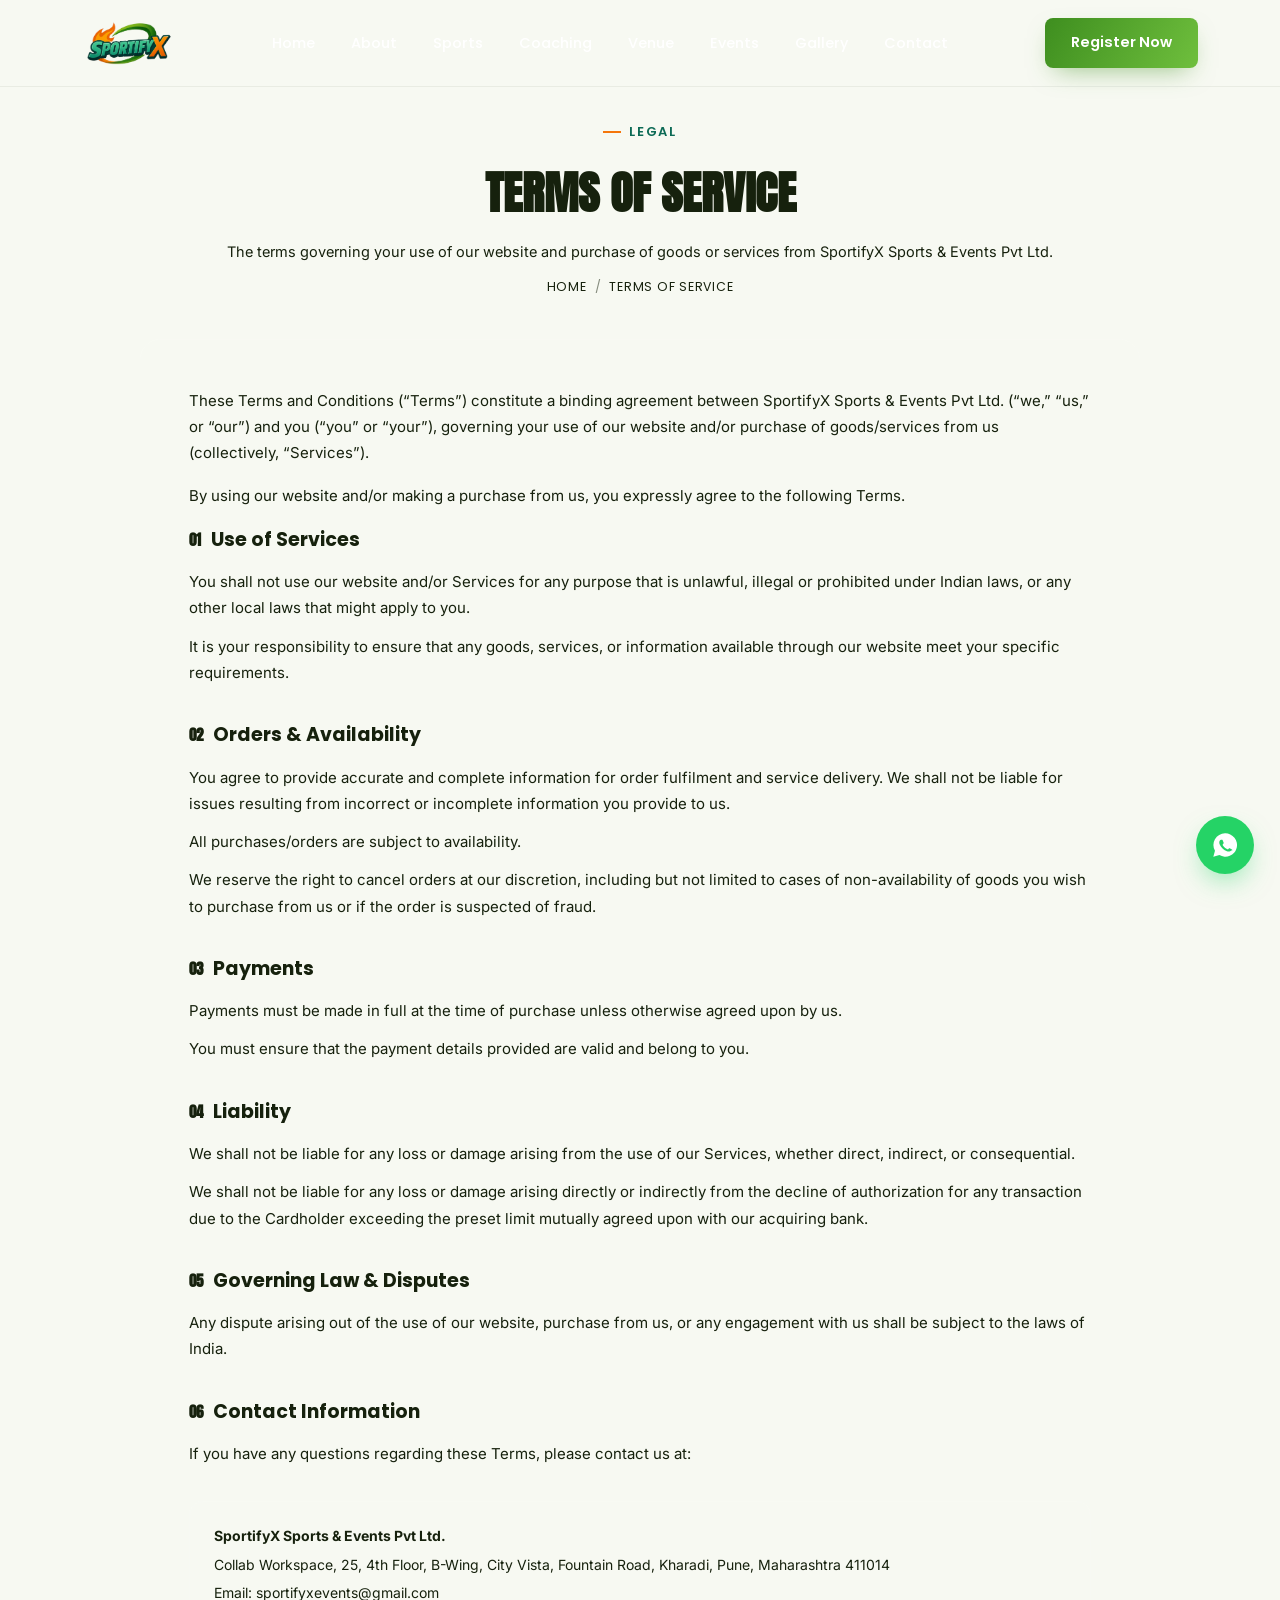
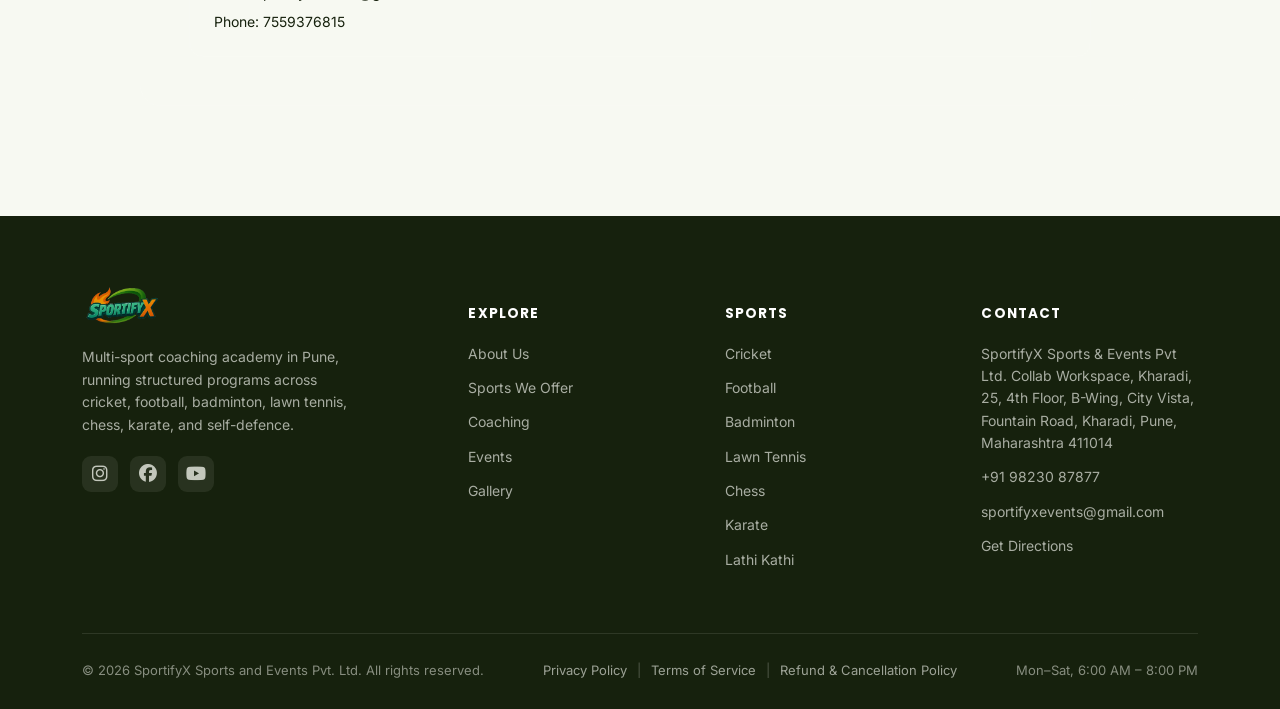
<file: terms-of-service/index.html>
<!DOCTYPE html>
<html lang="en">

<head>
    <meta charset="UTF-8">
    <meta name="viewport" content="width=device-width, initial-scale=1.0">
    <title>Terms of Service - SportifyX</title>
    <link rel="icon" type="image/x-icon" href="/favicon_io/favicon.ico" />
    <meta name="description"
        content="Terms of Service for SportifyX Sports & Events Pvt Ltd - the terms governing use of our website and services.">
    <link rel="preconnect" href="https://fonts.googleapis.com">
    <link rel="preconnect" href="https://fonts.gstatic.com" crossorigin>
    <link
        href="https://fonts.googleapis.com/css2?family=Anton&family=Poppins:wght@500;600;700;800&family=Inter:wght@400;500;600&display=swap"
        rel="stylesheet">
    <link rel="stylesheet" href="https://cdnjs.cloudflare.com/ajax/libs/font-awesome/6.7.2/css/all.min.css">
    <link rel="stylesheet" href="/css/style.css">

    <style>
        .legal-hero {
            padding: 115px 0 40px;
            background: var(--navy);
            text-align: center;
        }

        .legal-hero h1 {
            font-family: var(--font-display);
            font-size: clamp(30px, 4.4vw, 46px);
            text-transform: uppercase;
            margin: 14px 0 10px;
        }

        .legal-hero p {
            color: var(--text-dim);
            font-size: 14.5px;
        }

        .breadcrumb {
            display: inline-flex;
            gap: 8px;
            align-items: center;
            font-family: var(--font-head);
            font-size: 12.5px;
            color: var(--text-dim);
            text-transform: uppercase;
            letter-spacing: .06em;
            margin-top: 14px;
        }

        .breadcrumb a:hover {
            color: var(--green-2);
        }

        .breadcrumb .sep {
            opacity: .5;
        }

        .breadcrumb .current {
            color: var(--text);
        }

        .legal-sec {
            padding: 0 0 110px;
        }

        .legal-content {
            max-width: 1000px;
            margin: 0 auto;
            background: var(--card);
            border: 1px solid rgba(255, 255, 255, .07);
            border-radius: 20px;
            padding: 48px;
        }

        .legal-content h2 {
            font-family: var(--font-head);
            font-weight: 700;
            font-size: 19px;
            color: var(--text);
            margin: 34px 0 14px;
            display: flex;
            align-items: baseline;
            gap: 10px;
        }

        .legal-content h2:first-of-type {
            margin-top: 0;
        }

        .legal-content h2 .num {
            font-family: var(--font-display);
            font-size: 15px;
            color: var(--green-2);
            flex-shrink: 0;
        }

        .legal-content p {
            color: var(--text-dim);
            font-size: 15px;
            line-height: 1.75;
            margin-bottom: 12px;
        }

        .legal-content p.intro {
            margin-bottom: 16px;
        }

        .legal-content strong {
            color: var(--text);
        }

        .legal-contact-card {
            margin-top: 34px;
            background: var(--navy-light);
            border: 1px solid rgba(255, 255, 255, .08);
            border-radius: 14px;
            padding: 22px 24px;
        }

        .legal-contact-card p {
            margin-bottom: 4px;
            font-size: 14px;
        }

        .legal-contact-card p:last-child {
            margin-bottom: 0;
        }

        .legal-contact-card a {
            color: var(--green-2);
        }

        .legal-contact-card a:hover {
            text-decoration: underline;
        }

        @media (max-width: 640px) {
            .legal-content {
                padding: 28px 22px;
            }

            .legal-hero {
                padding: 140px 0 40px;
            }
        }
    </style>
</head>

<body id="top">

    <div id="navbar"></div>

    <main>
        <section class="legal-hero">
            <div class="container">
                <span class="eyebrow" style="justify-content:center;">Legal</span>
                <h1>Terms of Service</h1>
                <p>The terms governing your use of our website and purchase of goods or services from SportifyX
                    Sports &amp; Events Pvt Ltd.</p>
                <div class="breadcrumb">
                    <a href="/index.html">Home</a><span class="sep">/</span><span class="current">Terms of
                        Service</span>
                </div>
            </div>
        </section>

        <section class="legal-sec">
            <div class="container">
                <div class="legal-content">

                    <p class="intro">These Terms and Conditions (&ldquo;Terms&rdquo;) constitute a binding agreement
                        between SportifyX Sports &amp; Events Pvt Ltd. (&ldquo;we,&rdquo; &ldquo;us,&rdquo; or
                        &ldquo;our&rdquo;) and you (&ldquo;you&rdquo; or &ldquo;your&rdquo;), governing your use of our
                        website and/or purchase of goods/services from us (collectively, &ldquo;Services&rdquo;).</p>

                    <p class="intro">By using our website and/or making a purchase from us, you expressly agree to the
                        following Terms.</p>

                    <h2><span class="num">01</span> Use of Services</h2>
                    <p>You shall not use our website and/or Services for any purpose that is unlawful, illegal or
                        prohibited under Indian laws, or any other local laws that might apply to you.</p>
                    <p>It is your responsibility to ensure that any goods, services, or information available through
                        our
                        website meet your specific requirements.</p>

                    <h2><span class="num">02</span> Orders &amp; Availability</h2>
                    <p>You agree to provide accurate and complete information for order fulfilment and service delivery.
                        We shall not be liable for issues resulting from incorrect or incomplete information you provide
                        to
                        us.</p>
                    <p>All purchases/orders are subject to availability.</p>
                    <p>We reserve the right to cancel orders at our discretion, including but not limited to cases of
                        non-availability of goods you wish to purchase from us or if the order is suspected of fraud.
                    </p>

                    <h2><span class="num">03</span> Payments</h2>
                    <p>Payments must be made in full at the time of purchase unless otherwise agreed upon by us.</p>
                    <p>You must ensure that the payment details provided are valid and belong to you.</p>

                    <h2><span class="num">04</span> Liability</h2>
                    <p>We shall not be liable for any loss or damage arising from the use of our Services, whether
                        direct, indirect, or consequential.</p>
                    <p>We shall not be liable for any loss or damage arising directly or indirectly from the decline of
                        authorization for any transaction due to the Cardholder exceeding the preset limit mutually
                        agreed
                        upon with our acquiring bank.</p>

                    <h2><span class="num">05</span> Governing Law &amp; Disputes</h2>
                    <p>Any dispute arising out of the use of our website, purchase from us, or any engagement with us
                        shall be subject to the laws of India.</p>

                    <h2><span class="num">06</span> Contact Information</h2>
                    <p>If you have any questions regarding these Terms, please contact us at:</p>

                    <div class="legal-contact-card">
                        <p><strong>SportifyX Sports &amp; Events Pvt Ltd.</strong></p>
                        <p>Collab Workspace, 25, 4th Floor, B-Wing, City Vista, Fountain Road, Kharadi, Pune,
                            Maharashtra 411014</p>
                        <p>Email: <a href="mailto:sportifyxevents@gmail.com">sportifyxevents@gmail.com</a></p>
                        <p>Phone: <a href="tel:+917559376815">7559376815</a></p>
                    </div>

                </div>
            </div>
        </section>

    </main>

    <a class="whatsapp-float" href="https://wa.me/919876543210" target="_blank" rel="noopener"
        aria-label="Chat on WhatsApp">
        <svg viewBox="0 0 24 24" fill="currentColor">
            <path
                d="M12 2a10 10 0 00-8.6 15L2 22l5.2-1.4A10 10 0 1012 2zm5.6 14.3c-.2.6-1.2 1.2-1.7 1.3-.4.1-1 .1-1.6-.1-.4-.1-.9-.3-1.5-.6-2.7-1.2-4.4-3.9-4.6-4.1-.1-.2-1.1-1.5-1.1-2.8 0-1.3.7-2 1-2.2.3-.3.6-.3.8-.3h.5c.2 0 .4 0 .6.5.2.5.7 1.8.8 1.9.1.2.1.4 0 .6-.1.2-.1.3-.3.5l-.4.5c-.1.2-.3.3-.1.6.2.3.8 1.3 1.7 2.1 1.2 1 2.1 1.4 2.4 1.5.3.1.5.1.6-.1l.6-.7c.2-.3.4-.2.7-.1l1.6.8c.2.1.4.2.5.3.1.2.1.9-.1 1.4z" />
        </svg>
    </a>

    <div id="footer"></div>

    <script src="/js/script.js"></script>
</body>

</html>
</file>
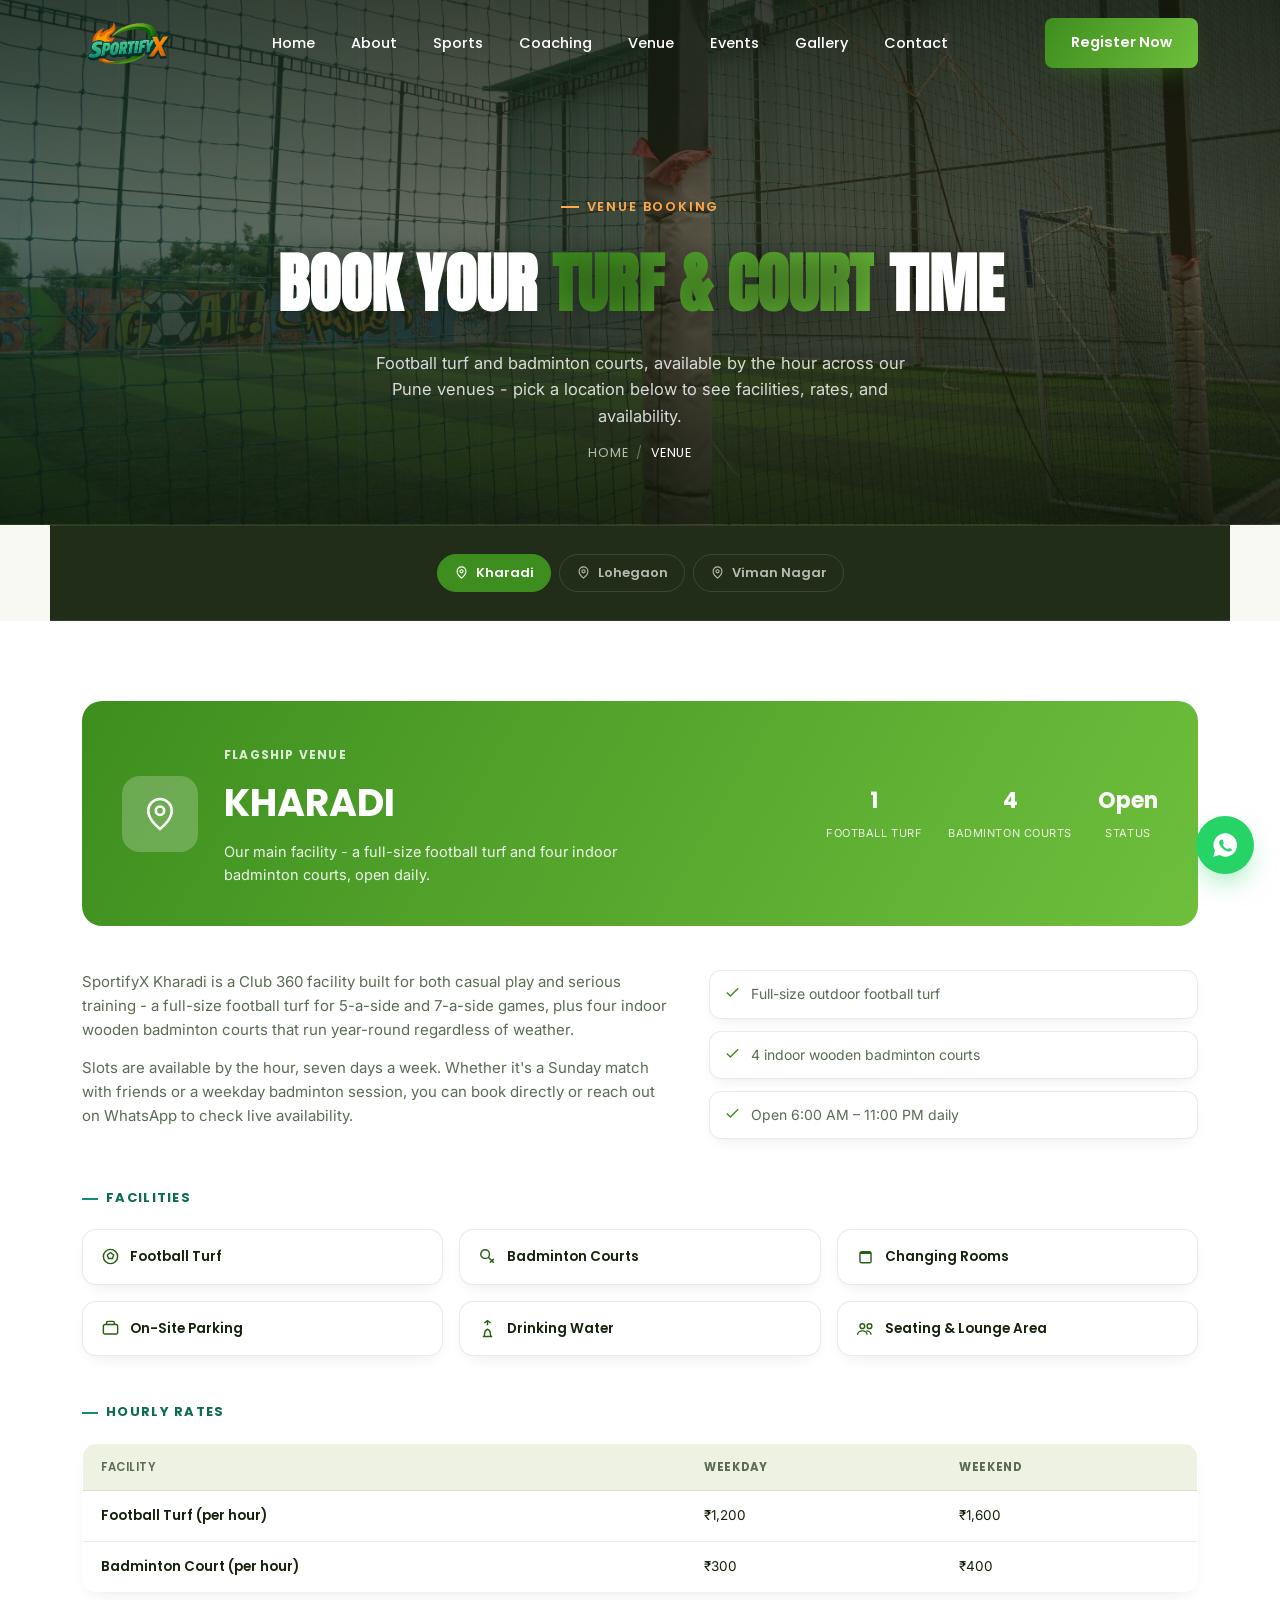
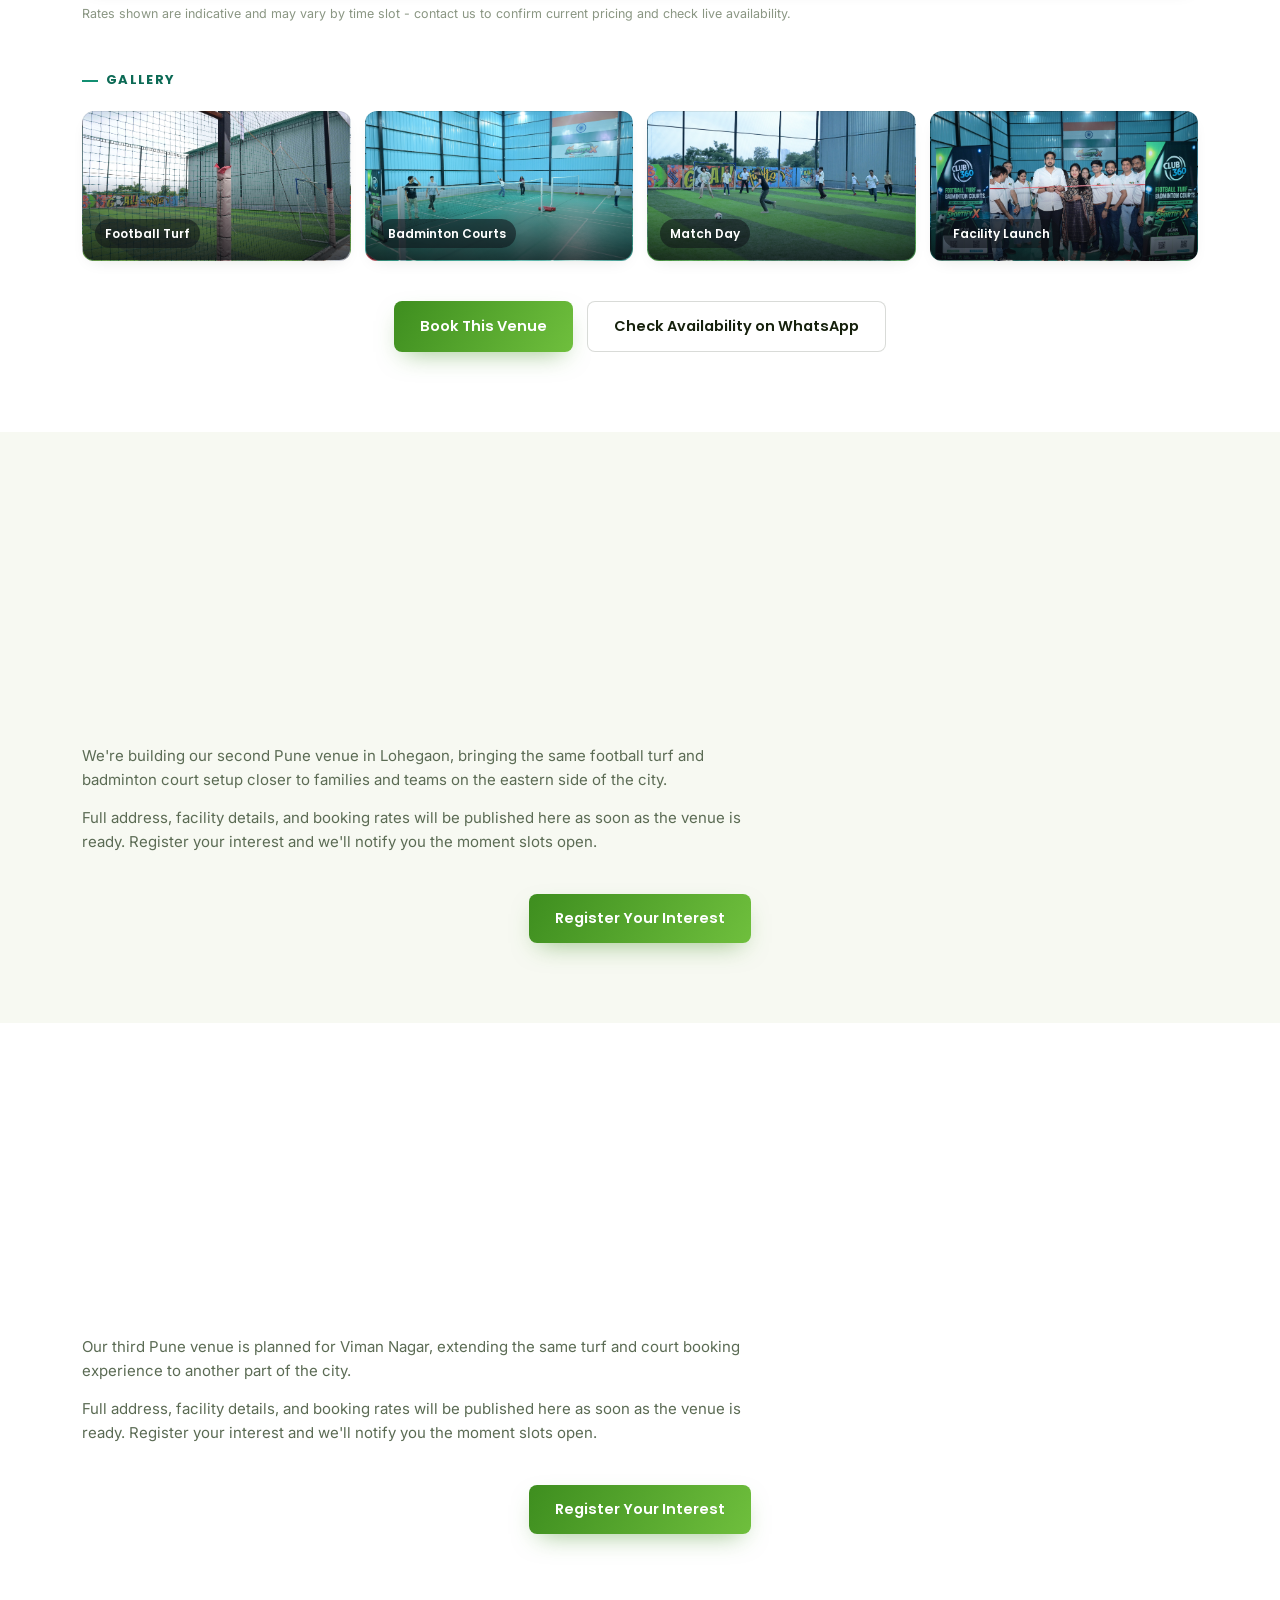
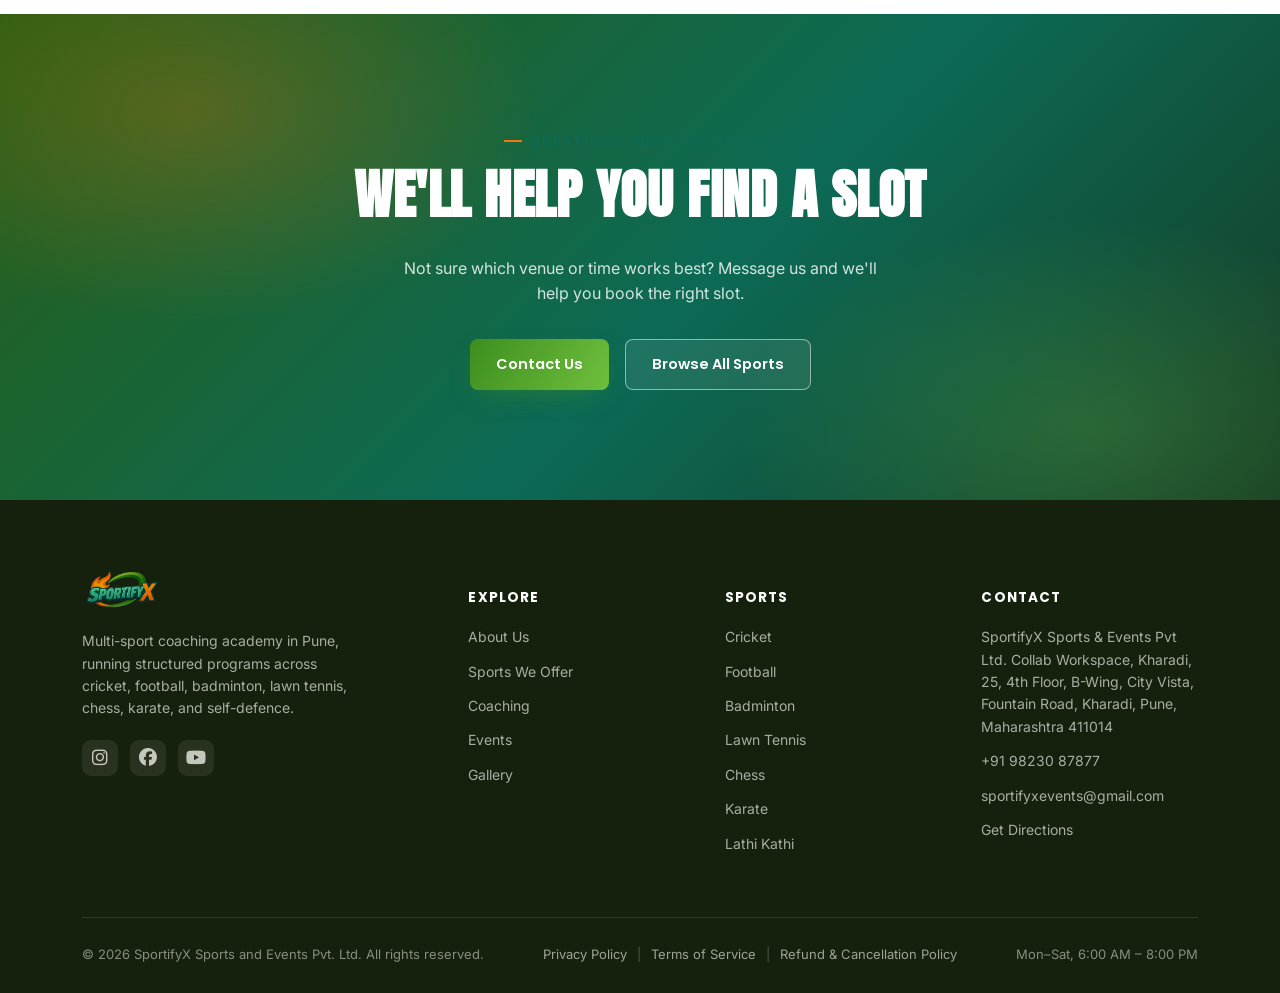
<file: venue/index.html>
<!DOCTYPE html>
<html lang="en">

<head>
    <meta charset="UTF-8">
    <meta name="viewport" content="width=device-width, initial-scale=1.0">
    <title>Venue Booking - SportifyX</title>
    <link rel="icon" type="image/x-icon" href="/favicon_io/favicon.ico" />
    <meta name="description"
        content="Book football turf and badminton courts at SportifyX venues across Pune - Kharadi, Lohegaon, and Viman Nagar. Facilities, hourly rates, and availability.">
    <link rel="preconnect" href="https://fonts.googleapis.com">
    <link rel="preconnect" href="https://fonts.gstatic.com" crossorigin>
    <link
        href="https://fonts.googleapis.com/css2?family=Anton&family=Poppins:wght@500;600;700;800&family=Inter:wght@400;500;600&display=swap"
        rel="stylesheet">
    <link rel="stylesheet" href="https://cdnjs.cloudflare.com/ajax/libs/font-awesome/6.7.2/css/all.min.css">
    <link rel="stylesheet" href="/css/style.css">
    <style>
        /* ============ HERO ============ */
        .page-hero {
            padding: 190px 0 60px;
            position: relative;
            overflow: hidden;
            isolation: isolate;
            text-align: center;
            color: #fff;
        }

        .page-hero .hero-bg {
            position: absolute;
            inset: 0;
            z-index: -2;
            background-image:
                linear-gradient(180deg, rgba(10, 20, 8, .78) 0%, rgba(10, 20, 8, .58) 45%, rgba(10, 20, 8, .88) 100%),
                linear-gradient(100deg, rgba(18, 143, 114, .3), rgba(245, 118, 11, .18) 65%),
                url('/images/gallery/DSC_4380.jpg');
            background-size: cover;
            background-position: center 55%;
        }

        .page-hero .pitch-lines {
            position: absolute;
            inset: 0;
            z-index: -1;
            opacity: .5;
            background-image: repeating-linear-gradient(90deg, transparent, transparent 119px, rgba(255, 255, 255, .05) 120px);
        }

        .page-hero .eyebrow {
            color: var(--orange-bright);
        }

        .page-hero .eyebrow::before {
            background: var(--orange-bright);
        }

        .page-hero h1 {
            font-family: var(--font-display);
            font-size: clamp(36px, 5.6vw, 64px);
            text-transform: uppercase;
            margin: 16px auto 14px;
            position: relative;
            z-index: 1;
            text-shadow: 0 4px 30px rgba(0, 0, 0, .35);
        }

        .page-hero p {
            max-width: 560px;
            margin: 0 auto;
            color: rgba(255, 255, 255, .82);
            font-size: 16.5px;
            position: relative;
            z-index: 1;
        }

        .breadcrumb {
            position: relative;
            z-index: 1;
            display: inline-flex;
            gap: 8px;
            align-items: center;
            font-family: var(--font-head);
            font-size: 12.5px;
            color: rgba(255, 255, 255, .68);
            text-transform: uppercase;
            letter-spacing: .06em;
            margin-top: 14px;
        }

        .breadcrumb a:hover {
            color: #fff;
        }

        .breadcrumb .sep {
            opacity: .5;
        }

        .breadcrumb .current {
            color: #fff;
        }

        /* ============ SUBNAV ============ */
        .subnav {
            position: sticky;
            top: 73px;
            z-index: 90;
            background: rgba(22, 33, 13, .95);
            backdrop-filter: blur(8px);
            border-bottom: 1px solid rgba(247, 249, 242, .08);
            border-top: 1px solid rgba(247, 249, 242, .08);
        }

        .subnav-inner {
            display: flex;
            gap: 8px;
            overflow-x: auto;
            padding: 14px 32px;
            max-width: 1180px;
            margin: 0 auto;
            scrollbar-width: none;
        }

        .subnav-inner::-webkit-scrollbar {
            display: none;
        }

        .subnav a {
            flex-shrink: 0;
            display: flex;
            align-items: center;
            gap: 7px;
            font-family: var(--font-head);
            font-weight: 600;
            font-size: 13px;
            color: rgba(247, 249, 242, .7);
            padding: 8px 16px;
            border-radius: 20px;
            border: 1px solid rgba(247, 249, 242, .12);
            transition: color .2s ease, border-color .2s ease, background .2s ease;
        }

        .subnav a svg {
            width: 15px;
            height: 15px;
        }

        .subnav a:hover {
            color: #fff;
            border-color: rgba(247, 249, 242, .3);
        }

        .subnav a.active {
            color: #fff;
            background: var(--green);
            border-color: var(--green);
        }

        /* ============ VENUE SECTIONS ============ */
        .venue-section {
            padding: 80px 0;
            scroll-margin-top: 130px;
        }

        .venue-section:nth-of-type(even) {
            background: var(--surface);
        }

        .venue-banner {
            border-radius: 20px;
            padding: 40px;
            display: flex;
            align-items: center;
            gap: 26px;
            flex-wrap: wrap;
            position: relative;
            overflow: hidden;
            color: #fff;
        }

        .venue-banner.accent-green {
            background: var(--grad-sport);
        }

        .venue-banner.accent-orange {
            background: var(--grad-energy);
        }

        .venue-banner.accent-teal {
            background: var(--grad-teal);
        }

        .venue-banner-icon {
            width: 76px;
            height: 76px;
            border-radius: 18px;
            background: rgba(255, 255, 255, .22);
            display: flex;
            align-items: center;
            justify-content: center;
            flex-shrink: 0;
        }

        .venue-banner-icon svg {
            width: 40px;
            height: 40px;
            color: #fff;
        }

        .venue-banner-text {
            flex: 1;
            min-width: 240px;
        }

        .venue-banner-text .vb-eyebrow {
            font-family: var(--font-head);
            font-weight: 700;
            font-size: 12px;
            text-transform: uppercase;
            letter-spacing: .1em;
            opacity: .8;
        }

        .venue-banner-text h2 {
            font-family: var(--font-number);
            font-size: clamp(26px, 3.2vw, 38px);
            text-transform: uppercase;
            margin: 6px 0 6px;
        }

        .venue-banner-text p {
            font-size: 14.5px;
            max-width: 460px;
            opacity: .9;
        }

        .venue-banner-stats {
            display: flex;
            gap: 26px;
            flex-wrap: wrap;
        }

        .venue-banner-stats div {
            text-align: center;
        }

        .venue-banner-stats strong {
            display: block;
            font-family: var(--font-number);
            font-size: 22px;
        }

        .venue-banner-stats span {
            font-size: 11px;
            text-transform: uppercase;
            letter-spacing: .05em;
            opacity: .85;
        }

        .venue-overview {
            display: grid;
            grid-template-columns: 1.2fr 1fr;
            gap: 40px;
            margin-top: 44px;
            align-items: start;
        }

        .venue-overview p {
            color: var(--ink-dim);
            font-size: 15px;
            margin-bottom: 14px;
        }

        .overview-highlights {
            display: flex;
            flex-direction: column;
            gap: 12px;
        }

        .overview-highlights li {
            display: flex;
            gap: 10px;
            align-items: flex-start;
            font-size: 14px;
            color: var(--ink-dim);
            background: var(--surface);
            border: 1px solid var(--line);
            padding: 12px 14px;
            border-radius: 12px;
            box-shadow: var(--shadow-sm);
        }

        .overview-highlights svg {
            width: 17px;
            height: 17px;
            color: var(--green);
            flex-shrink: 0;
            margin-top: 1px;
        }

        .sub-block {
            margin-top: 46px;
        }

        .sub-block h3 {
            font-family: var(--font-head);
            font-weight: 700;
            font-size: 13px;
            text-transform: uppercase;
            letter-spacing: .1em;
            color: var(--teal-deep);
            display: flex;
            align-items: center;
            gap: 8px;
            margin-bottom: 20px;
        }

        .sub-block h3::before {
            content: '';
            width: 16px;
            height: 2px;
            background: var(--teal);
        }

        .facility-chips {
            display: grid;
            grid-template-columns: repeat(3, 1fr);
            gap: 16px;
        }

        .facility-chip {
            display: flex;
            align-items: center;
            gap: 10px;
            background: var(--surface);
            border: 1px solid var(--line);
            border-radius: 14px;
            padding: 16px 18px;
            font-size: 13.5px;
            font-weight: 600;
            font-family: var(--font-head);
            color: var(--ink);
            box-shadow: var(--shadow-sm);
        }

        .facility-chip svg {
            width: 19px;
            height: 19px;
            color: var(--green-deep);
            flex-shrink: 0;
        }

        .rate-table {
            width: 100%;
            border-collapse: collapse;
            background: var(--surface);
            border: 1px solid var(--line);
            border-radius: 14px;
            overflow: hidden;
            box-shadow: var(--shadow-sm);
        }

        .rate-table th,
        .rate-table td {
            padding: 14px 18px;
            text-align: left;
            font-size: 13.5px;
        }

        .rate-table th {
            background: var(--bg-alt);
            color: var(--ink-dim);
            font-family: var(--font-head);
            font-weight: 700;
            text-transform: uppercase;
            font-size: 11.5px;
            letter-spacing: .05em;
        }

        .rate-table td {
            border-top: 1px solid var(--line);
            color: var(--ink);
        }

        .rate-table td:first-child,
        .rate-table th:first-child {
            font-family: var(--font-head);
            font-weight: 600;
        }

        .rate-note {
            font-size: 12.5px;
            color: var(--ink-faint);
            margin-top: 12px;
        }

        .sg-grid {
            display: grid;
            grid-template-columns: repeat(4, 1fr);
            gap: 14px;
        }

        .sg-tile {
            height: 150px;
            border-radius: 12px;
            display: flex;
            align-items: flex-end;
            padding: 12px;
            border: 1px solid var(--line);
            background-size: cover;
            background-position: center;
            position: relative;
            overflow: hidden;
            box-shadow: var(--shadow-sm);
        }

        .sg-tile::after {
            content: '';
            position: absolute;
            inset: 0;
            background: linear-gradient(180deg, transparent 45%, rgba(6, 9, 13, .75) 100%);
        }

        .sg-tile span {
            position: relative;
            z-index: 1;
            font-family: var(--font-head);
            font-weight: 600;
            font-size: 12px;
            color: #fff;
            background: rgba(13, 17, 23, .55);
            padding: 5px 10px;
            border-radius: 20px;
        }

        .register-row {
            text-align: center;
            margin-top: 40px;
            display: flex;
            gap: 14px;
            justify-content: center;
            flex-wrap: wrap;
        }

        /* ============ COMING SOON VENUES ============ */
        .venue-teaser-body {
            margin-top: 30px;
            max-width: 680px;
        }

        .venue-teaser-body p {
            color: var(--ink-dim);
            font-size: 15px;
            margin-bottom: 14px;
        }

        @media (max-width: 1024px) {
            .venue-overview {
                grid-template-columns: 1fr;
            }

            .facility-chips {
                grid-template-columns: 1fr 1fr;
            }

            .sg-grid {
                grid-template-columns: 1fr 1fr;
            }
        }

        @media (max-width: 600px) {
            .facility-chips {
                grid-template-columns: 1fr;
            }

            .sg-grid {
                grid-template-columns: 1fr;
            }

            .venue-banner {
                padding: 28px;
            }

            .venue-banner-stats {
                gap: 18px;
            }

            .rate-table {
                font-size: 12px;
            }

            .page-hero {
                padding: 150px 0 40px;
            }

            .subnav {
                top: 0;
            }
        }
    </style>
</head>

<body id="top">

    <div id="navbar"></div>

    <main>
        <section class="page-hero">
            <div class="hero-bg"></div>
            <div class="pitch-lines"></div>
            <div class="container">
                <span class="eyebrow" style="justify-content:center;">Venue Booking</span>
                <h1>Book Your <span
                        style="background:var(--grad-sport);-webkit-background-clip:text;background-clip:text;color:transparent;">Turf
                        &amp; Court</span> Time</h1>
                <p>Football turf and badminton courts, available by the hour across our Pune venues - pick a
                    location below to see facilities, rates, and availability.</p>
                <div class="breadcrumb">
                    <a href="/">Home</a><span class="sep">/</span><span class="current">Venue</span>
                </div>
            </div>
        </section>

        <nav class="subnav" id="subnav">
            <div class="subnav-inner" id="subnavInner">
                <a href="#kharadi" data-target="kharadi">
                    <svg viewBox="0 0 24 24" fill="none" stroke="currentColor" stroke-width="1.8">
                        <path d="M12 21s-7-5.2-7-11a7 7 0 0114 0c0 5.8-7 11-7 11z" />
                        <circle cx="12" cy="10" r="2.5" />
                    </svg>
                    Kharadi
                </a>
                <a href="#lohegaon" data-target="lohegaon">
                    <svg viewBox="0 0 24 24" fill="none" stroke="currentColor" stroke-width="1.8">
                        <path d="M12 21s-7-5.2-7-11a7 7 0 0114 0c0 5.8-7 11-7 11z" />
                        <circle cx="12" cy="10" r="2.5" />
                    </svg>
                    Lohegaon
                </a>
                <a href="#viman-nagar" data-target="viman-nagar">
                    <svg viewBox="0 0 24 24" fill="none" stroke="currentColor" stroke-width="1.8">
                        <path d="M12 21s-7-5.2-7-11a7 7 0 0114 0c0 5.8-7 11-7 11z" />
                        <circle cx="12" cy="10" r="2.5" />
                    </svg>
                    Viman Nagar
                </a>
            </div>
        </nav>

        <!-- ============ KHARADI (operational) ============ -->
        <section class="venue-section" id="kharadi">
            <div class="container">
                <div class="venue-banner accent-green reveal">
                    <div class="venue-banner-icon">
                        <svg viewBox="0 0 24 24" fill="none" stroke="currentColor" stroke-width="1.6">
                            <path d="M12 21s-7-5.2-7-11a7 7 0 0114 0c0 5.8-7 11-7 11z" />
                            <circle cx="12" cy="10" r="2.5" />
                        </svg>
                    </div>
                    <div class="venue-banner-text">
                        <span class="vb-eyebrow">Flagship Venue</span>
                        <h2>Kharadi</h2>
                        <p>Our main facility - a full-size football turf and four indoor badminton courts, open
                            daily.</p>
                    </div>
                    <div class="venue-banner-stats">
                        <div><strong>1</strong><span>Football Turf</span></div>
                        <div><strong>4</strong><span>Badminton Courts</span></div>
                        <div><strong>Open</strong><span>Status</span></div>
                    </div>
                </div>

                <div class="venue-overview">
                    <div>
                        <p>SportifyX Kharadi is a Club 360 facility built for both casual play and serious
                            training - a full-size football turf for 5-a-side and 7-a-side games, plus four
                            indoor wooden badminton courts that run year-round regardless of weather.</p>
                        <p>Slots are available by the hour, seven days a week. Whether it's a Sunday match with
                            friends or a weekday badminton session, you can book directly or reach out on
                            WhatsApp to check live availability.</p>
                    </div>
                    <ul class="overview-highlights">
                        <li><svg viewBox="0 0 24 24" fill="none" stroke="currentColor" stroke-width="2">
                                <path d="M20 6L9 17l-5-5" />
                            </svg>Full-size outdoor football turf</li>
                        <li><svg viewBox="0 0 24 24" fill="none" stroke="currentColor" stroke-width="2">
                                <path d="M20 6L9 17l-5-5" />
                            </svg>4 indoor wooden badminton courts</li>
                        <li><svg viewBox="0 0 24 24" fill="none" stroke="currentColor" stroke-width="2">
                                <path d="M20 6L9 17l-5-5" />
                            </svg>Open 6:00 AM &ndash; 11:00 PM daily</li>
                    </ul>
                </div>

                <div class="sub-block">
                    <h3>Facilities</h3>
                    <div class="facility-chips">
                        <div class="facility-chip"><svg viewBox="0 0 24 24" fill="none" stroke="currentColor"
                                stroke-width="1.8">
                                <circle cx="12" cy="12" r="9" />
                                <path d="M12 7l4 3-1.5 4.5h-5L8 10z" />
                            </svg>Football Turf</div>
                        <div class="facility-chip"><svg viewBox="0 0 24 24" fill="none" stroke="currentColor"
                                stroke-width="1.8">
                                <circle cx="9" cy="9" r="5.5" />
                                <path d="M13 13l7 7M15 20l5-5" />
                            </svg>Badminton Courts</div>
                        <div class="facility-chip"><svg viewBox="0 0 24 24" fill="none" stroke="currentColor"
                                stroke-width="1.8">
                                <path d="M5 8h14M5 8a2 2 0 012-2h10a2 2 0 012 2M5 8v10a2 2 0 002 2h10a2 2 0 002-2V8" />
                            </svg>Changing Rooms</div>
                        <div class="facility-chip"><svg viewBox="0 0 24 24" fill="none" stroke="currentColor"
                                stroke-width="1.8">
                                <rect x="3" y="7" width="18" height="12" rx="2" />
                                <path d="M7 7V5a2 2 0 012-2h6a2 2 0 012 2v2" />
                            </svg>On-Site Parking</div>
                        <div class="facility-chip"><svg viewBox="0 0 24 24" fill="none" stroke="currentColor"
                                stroke-width="1.8">
                                <path d="M12 2v6M8 5l4-3 4 3M6 22h12M8 22c0-5 1-8 4-9 3 1 4 4 4 9" />
                            </svg>Drinking Water</div>
                        <div class="facility-chip"><svg viewBox="0 0 24 24" fill="none" stroke="currentColor"
                                stroke-width="1.8">
                                <circle cx="8" cy="9" r="3" />
                                <circle cx="17" cy="9" r="3" />
                                <path d="M2 20c0-3 2.7-5 6-5s6 2 6 5M13 15c3.3 0 6 2 6 5" />
                            </svg>Seating &amp; Lounge Area</div>
                    </div>
                </div>

                <div class="sub-block">
                    <h3>Hourly Rates</h3>
                    <table class="rate-table">
                        <tr>
                            <th>Facility</th>
                            <th>Weekday</th>
                            <th>Weekend</th>
                        </tr>
                        <tr>
                            <td>Football Turf (per hour)</td>
                            <td>&#8377;1,200</td>
                            <td>&#8377;1,600</td>
                        </tr>
                        <tr>
                            <td>Badminton Court (per hour)</td>
                            <td>&#8377;300</td>
                            <td>&#8377;400</td>
                        </tr>
                    </table>
                    <p class="rate-note">Rates shown are indicative and may vary by time slot - contact us to
                        confirm current pricing and check live availability.</p>
                </div>

                <div class="sub-block">
                    <h3>Gallery</h3>
                    <div class="sg-grid">
                        <div class="sg-tile reveal" style="background-image:url('/images/gallery/DSC_4380.jpg');">
                            <span>Football Turf</span></div>
                        <div class="sg-tile reveal" style="background-image:url('/images/gallery/DSC_4550.jpg');">
                            <span>Badminton Courts</span></div>
                        <div class="sg-tile reveal" style="background-image:url('/images/gallery/DSC_4491.jpg');">
                            <span>Match Day</span></div>
                        <div class="sg-tile reveal" style="background-image:url('/images/gallery/DSC_4616.jpg');">
                            <span>Facility Launch</span></div>
                    </div>
                </div>

                <div class="register-row">
                    <a href="/contact/" class="btn btn-primary">Book This Venue</a>
                    <a href="https://wa.me/919823087877" target="_blank" rel="noopener" class="btn btn-outline">Check
                        Availability on WhatsApp</a>
                </div>
            </div>
        </section>

        <!-- ============ LOHEGAON (coming soon) ============ -->
        <section class="venue-section" id="lohegaon">
            <div class="container">
                <div class="venue-banner accent-orange reveal">
                    <div class="venue-banner-icon">
                        <svg viewBox="0 0 24 24" fill="none" stroke="currentColor" stroke-width="1.6">
                            <path d="M12 21s-7-5.2-7-11a7 7 0 0114 0c0 5.8-7 11-7 11z" />
                            <circle cx="12" cy="10" r="2.5" />
                        </svg>
                    </div>
                    <div class="venue-banner-text">
                        <span class="vb-eyebrow">New Venue</span>
                        <h2>Lohegaon</h2>
                        <p>A new SportifyX venue on the way for Pune's eastern suburbs.</p>
                    </div>
                    <div class="venue-banner-stats">
                        <div><strong>Coming</strong><span>Soon</span></div>
                    </div>
                </div>

                <div class="venue-teaser-body">
                    <p>We're building our second Pune venue in Lohegaon, bringing the same football turf and
                        badminton court setup closer to families and teams on the eastern side of the city.</p>
                    <p>Full address, facility details, and booking rates will be published here as soon as the
                        venue is ready. Register your interest and we'll notify you the moment slots open.</p>
                </div>

                <div class="register-row">
                    <a href="/contact/" class="btn btn-primary">Register Your Interest</a>
                </div>
            </div>
        </section>

        <!-- ============ VIMAN NAGAR (coming soon) ============ -->
        <section class="venue-section" id="viman-nagar">
            <div class="container">
                <div class="venue-banner accent-teal reveal">
                    <div class="venue-banner-icon">
                        <svg viewBox="0 0 24 24" fill="none" stroke="currentColor" stroke-width="1.6">
                            <path d="M12 21s-7-5.2-7-11a7 7 0 0114 0c0 5.8-7 11-7 11z" />
                            <circle cx="12" cy="10" r="2.5" />
                        </svg>
                    </div>
                    <div class="venue-banner-text">
                        <span class="vb-eyebrow">New Venue</span>
                        <h2>Viman Nagar</h2>
                        <p>A new SportifyX venue on the way in Viman Nagar.</p>
                    </div>
                    <div class="venue-banner-stats">
                        <div><strong>Coming</strong><span>Soon</span></div>
                    </div>
                </div>

                <div class="venue-teaser-body">
                    <p>Our third Pune venue is planned for Viman Nagar, extending the same turf and court
                        booking experience to another part of the city.</p>
                    <p>Full address, facility details, and booking rates will be published here as soon as the
                        venue is ready. Register your interest and we'll notify you the moment slots open.</p>
                </div>

                <div class="register-row">
                    <a href="/contact/" class="btn btn-primary">Register Your Interest</a>
                </div>
            </div>
        </section>

        <section class="cta" id="join">
            <div class="container">
                <span class="eyebrow" style="justify-content:center;">Questions About Booking?</span>
                <h2>We'll Help You Find a Slot</h2>
                <p>Not sure which venue or time works best? Message us and we'll help you book the right slot.</p>
                <div class="cta-actions">
                    <a href="/contact/" class="btn btn-primary">Contact Us</a>
                    <a href="/sports/" class="btn btn-outline">Browse All Sports</a>
                </div>
            </div>
        </section>

    </main>

    <a class="whatsapp-float" href="https://wa.me/919823087877" target="_blank" rel="noopener"
        aria-label="Chat on WhatsApp">
        <svg viewBox="0 0 24 24" fill="currentColor">
            <path
                d="M12 2a10 10 0 00-8.6 15L2 22l5.2-1.4A10 10 0 1012 2zm5.6 14.3c-.2.6-1.2 1.2-1.7 1.3-.4.1-1 .1-1.6-.1-.4-.1-.9-.3-1.5-.6-2.7-1.2-4.4-3.9-4.6-4.1-.1-.2-1.1-1.5-1.1-2.8 0-1.3.7-2 1-2.2.3-.3.6-.3.8-.3h.5c.2 0 .4 0 .6.5.2.5.7 1.8.8 1.9.1.2.1.4 0 .6-.1.2-.1.3-.3.5l-.4.5c-.1.2-.3.3-.1.6.2.3.8 1.3 1.7 2.1 1.2 1 2.1 1.4 2.4 1.5.3.1.5.1.6-.1l.6-.7c.2-.3.4-.2.7-.1l1.6.8c.2.1.4.2.5.3.1.2.1.9-.1 1.4z" />
        </svg>
    </a>

    <div id="footer"></div>
    <script src="/js/script.js"></script>
    <script>
        (function () {
            const links = Array.from(document.querySelectorAll('#subnavInner a'));
            const sections = links.map(l => document.getElementById(l.dataset.target));

            function onScroll() {
                let current = sections[0];
                sections.forEach(sec => {
                    if (sec && window.scrollY >= sec.offsetTop - 160) current = sec;
                });
                links.forEach(l => l.classList.remove('active'));
                const match = links.find(l => l.dataset.target === (current && current.id));
                if (match) match.classList.add('active');
            }

            window.addEventListener('load', () => {
                onScroll();
                window.addEventListener('scroll', onScroll, { passive: true });
            });
        })();
    </script>
</body>

</html>
</file>
<file: css/style.css>
:root {
  --bg: #F7F9F2;
  --bg-alt: #EEF2E3;
  --surface: #FFFFFF;
  --line: rgba(22, 33, 13, 0.09);
  --line-strong: rgba(22, 33, 13, 0.16);
  --ink: #16210D;
  --ink-dim: #5B6B54;
  --ink-faint: #8A9683;
  --green: #3E8E1F;
  --green-deep: #285E14;
  --green-bright: #6FBF3D;
  --green-wash: #E8F1DE;
  --orange: #F5760B;
  --orange-deep: #C85A02;
  --orange-bright: #FFA94D;
  --orange-wash: #FDEBD8;
  --teal: #128F72;
  --teal-deep: #0C6A55;
  --teal-wash: #E2F3EE;
  --grad-sport: linear-gradient(120deg, var(--green), var(--green-bright));
  --grad-energy: linear-gradient(120deg, var(--orange), var(--orange-bright));
  --grad-teal: linear-gradient(120deg, var(--teal), var(--green));
  --font-display: 'Anton', sans-serif;
  --font-number: 'Poppins', sans-serif;
  --font-head: 'Poppins', sans-serif;
  --font-body: 'Inter', sans-serif;
  --container: 1180px;
  --shadow-sm: 0 6px 18px -10px rgba(22, 33, 13, .18);
  --shadow-md: 0 20px 45px -18px rgba(22, 33, 13, .22);
  --shadow-lg: 0 30px 70px -25px rgba(22, 33, 13, .28);
}

*,
*::before,
*::after {
  box-sizing: border-box;
}

html {
  scroll-behavior: smooth;
}

body {
  margin: 0;
  background: var(--bg);
  color: var(--ink);
  font-family: var(--font-body);
  line-height: 1.6;
  overflow-x: hidden;
}

img,
svg,
video {
  display: block;
  max-width: 100%;
}

a {
  color: inherit;
  text-decoration: none;
}

ul {
  list-style: none;
  margin: 0;
  padding: 0;
}

button {
  font-family: inherit;
  cursor: pointer;
  border: none;
  background: none;
  color: inherit;
}

h1,
h2,
h3 {
  margin: 0;
  font-family: var(--font-head);
}

p {
  margin: 0;
}

.container {
  max-width: var(--container);
  margin: 0 auto;
  padding: 0 32px;
}

:focus-visible {
  outline: 2px solid var(--teal);
  outline-offset: 3px;
  border-radius: 4px;
}

.eyebrow {
  display: inline-flex;
  align-items: center;
  gap: 8px;
  font-family: var(--font-head);
  font-weight: 600;
  font-size: 13px;
  letter-spacing: .14em;
  text-transform: uppercase;
  color: var(--teal-deep);
}

.eyebrow::before {
  content: '';
  width: 18px;
  height: 2px;
  background: var(--orange);
  display: inline-block;
}

.section-title {
  text-align: center;
  font-size: clamp(28px, 4vw, 44px);
  font-weight: 800;
  letter-spacing: -0.01em;
  margin-bottom: 14px;
  color: var(--ink);
}

.section-sub {
  text-align: center;
  max-width: 620px;
  margin: 0 auto 56px;
  color: var(--ink-dim);
  font-size: 16px;
}

.btn {
  font-family: var(--font-head);
  font-weight: 600;
  font-size: 14.5px;
  padding: 13px 26px;
  border-radius: 8px;
  display: inline-flex;
  align-items: center;
  gap: 8px;
  transition: transform .2s ease, box-shadow .2s ease, background .2s ease, border-color .2s ease;
  white-space: nowrap;
}

.btn-primary {
  background: var(--grad-sport);
  color: #FFFFFF;
  box-shadow: 0 10px 26px -10px rgba(62, 142, 31, .55);
}

.btn-primary:hover {
  transform: translateY(-2px);
  box-shadow: 0 14px 32px -10px rgba(62, 142, 31, .65);
}

.btn-outline {
  border: 1.5px solid var(--line-strong);
  color: var(--ink);
  background: rgba(255, 255, 255, .5);
}

.btn-outline:hover {
  background: var(--surface);
  border-color: var(--green);
  color: var(--green-deep);
  transform: translateY(-2px);
}

.btn-ghost-light {
  border: 1.5px solid rgba(255, 255, 255, .55);
  color: #fff;
  backdrop-filter: blur(6px);
  background: rgba(255, 255, 255, .08);
}

.btn-ghost-light:hover {
  background: rgba(255, 255, 255, .18);
  transform: translateY(-2px);
}

.btn-sm {
  padding: 9px 18px;
  font-size: 13px;
}

/* ================= HEADER / NAVBAR ================= */
header {
  position: fixed;
  top: 0;
  left: 0;
  right: 0;
  z-index: 100;
  background: transparent;
  border-bottom: 1px solid rgba(22, 33, 13, .06);
  transition: background .3s ease, border-color .3s ease, box-shadow .3s ease;
}

header.scrolled {
  background: #FFFFFF;
  border-bottom-color: var(--line);
  box-shadow: var(--shadow-sm);
}

nav {
  display: flex;
  align-items: center;
  justify-content: space-between;
  padding: 14px 32px;
  max-width: 1180px;
  margin: 0 auto;
}

.logo {
  display: flex;
  align-items: center;
  gap: 8px;
}

.logo-img {
  height: 58px;
  width: auto;
  display: block;
}

.nav-links {
  display: flex;
  gap: 36px;
}

.nav-links a {
  font-family: var(--font-head);
  font-weight: 500;
  font-size: 14.5px;
  color: var(--ink-dim);
  position: relative;
  padding: 4px 0;
  transition: color .2s ease;
}

/* Transparent navbar - white navigation text */
header:not(.scrolled) .nav-links a {
  color: #FFFFFF;
}

header:not(.scrolled) .nav-links a:hover,
header:not(.scrolled) .nav-links a.active {
  color: #FFFFFF;
}

header:not(.scrolled) .nav-toggle span {
  background: #FFFFFF;
}

.nav-links a::after {
  content: '';
  position: absolute;
  left: 0;
  bottom: 0;
  width: 0;
  height: 2px;
  background: var(--grad-sport);
  transition: width .25s ease;
}

.nav-links a:hover,
.nav-links a.active {
  color: var(--ink);
}

.nav-links a:hover::after,
.nav-links a.active::after {
  width: 100%;
}

.nav-ctas {
  display: flex;
  gap: 12px;
  align-items: center;
}

.nav-toggle {
  display: none;
  width: 26px;
  height: 20px;
  position: relative;
}

.nav-toggle span {
  position: absolute;
  left: 0;
  right: 0;
  height: 2px;
  background: var(--ink);
  border-radius: 2px;
  transition: transform .25s ease, opacity .25s ease;
}

.nav-toggle span:nth-child(1) {
  top: 0;
}

.nav-toggle span:nth-child(2) {
  top: 9px;
}

.nav-toggle span:nth-child(3) {
  top: 18px;
}

.nav-toggle.open span:nth-child(1) {
  transform: translateY(9px) rotate(45deg);
}

.nav-toggle.open span:nth-child(2) {
  opacity: 0;
}

.nav-toggle.open span:nth-child(3) {
  transform: translateY(-9px) rotate(-45deg);
}

.nav-menu {
  display: contents;
}

@media (max-width:900px) {

  header.mobile-open .nav-links a {
    color: var(--ink-dim);
  }

  header.mobile-open .nav-links a:hover,
  header.mobile-open .nav-links a.active {
    color: var(--ink);
  }

  /* Hamburger becomes dark when mobile menu is open */
  header.mobile-open .nav-toggle span {
    background: var(--ink);
  }

  .nav-toggle {
    display: block;
  }

  .nav-menu {
    display: none;
    position: absolute;
    top: 100%;
    left: 0;
    right: 0;
    background: var(--surface);
    flex-direction: column;
    gap: 22px;
    padding: 22px 32px 28px;
    border-bottom: 1px solid var(--line);
    max-height: calc(100vh - 64px);
    overflow-y: auto;
  }

  header.mobile-open .nav-menu {
    display: flex;
  }

  .nav-links {
    flex-direction: column;
    align-items: center;
    justify-content: center;
    text-align: center;
    gap: 18px;
    width: 100%;
  }

  .nav-ctas {
    flex-direction: column;
    gap: 12px;
  }

  .nav-ctas .btn {
    width: 100%;
    justify-content: center;
  }
}

@media (max-width:420px) {
  nav {
    padding: 12px 20px;
  }

  .logo-img {
    height: 46px;
  }
}

/* ================= HERO (video background) ================= */
.hero {
  position: relative;
  padding: 105px 0 100px;
  min-height: 92vh;
  display: flex;
  align-items: center;
  overflow: hidden;
  isolation: isolate;
}

.hero-video-wrap {
  position: absolute;
  inset: 0;
  z-index: -2;
  overflow: hidden;
}

.hero-video-wrap video,
.hero-video-wrap .video-fallback {
  position: absolute;
  inset: 0;
  width: 100%;
  height: 100%;
  object-fit: cover;
}

/* .video-fallback {
  background:
    radial-gradient(900px 600px at 15% 20%, rgba(111, 191, 61, .35), transparent 60%),
    radial-gradient(800px 700px at 85% 75%, rgba(245, 118, 11, .30), transparent 60%),
    linear-gradient(160deg, #0C2412, #123A1B 45%, #0A1E10 100%);
  transition: opacity .6s ease;
} */

/* scrim so headline stays legible over live footage, warmed toward brand green */
.hero-scrim {
  position: absolute;
  inset: 0;
  z-index: -1;
  background:
    linear-gradient(180deg, rgba(10, 20, 8, .72) 0%, rgba(10, 20, 8, .55) 40%, rgba(10, 20, 8, .82) 100%),
    linear-gradient(100deg, rgba(18, 143, 114, .28), rgba(245, 118, 11, .18) 60%);
}

.hero-inner {
  position: relative;
  z-index: 1;
  text-align: center;
  color: #fff;
}

.hero .eyebrow {
  color: var(--orange-bright);
}

.hero .eyebrow::before {
  background: var(--orange-bright);
}

.hero h1 {
  font-family: var(--font-display);
  font-size: clamp(42px, 7.4vw, 92px);
  line-height: 0.98;
  letter-spacing: .005em;
  margin: 22px auto 22px;
  max-width: 900px;
  text-transform: uppercase;
  text-shadow: 0 4px 30px rgba(0, 0, 0, .35);
}

.hero h1 .accent {
  background: linear-gradient(120deg, var(--orange-bright), var(--green-bright));
  -webkit-background-clip: text;
  background-clip: text;
  color: transparent;
}

.hero-sub {
  max-width: 700px;
  margin: 0 auto 38px;
  color: rgba(255, 255, 255, .82);
  font-size: 17px;
}

.hero-ctas {
  display: flex;
  gap: 16px;
  justify-content: center;
  margin-bottom: 70px;
  flex-wrap: wrap;
}

/* scoreboard card */
.scoreboard {
  max-width: 840px;
  margin: 0 auto;
  border-radius: 20px;
  background: rgba(255, 255, 255, .96);
  border: 1px solid rgba(255, 255, 255, .5);
  box-shadow: var(--shadow-lg);
  overflow: hidden;
  text-align: left;
  color: var(--ink);
  backdrop-filter: blur(8px);
}

.scoreboard-tabs {
  display: flex;
  background: var(--bg-alt);
}

.tab {
  flex: 1;
  padding: 16px 12px;
  font-family: var(--font-head);
  font-weight: 700;
  font-size: 13.5px;
  letter-spacing: .08em;
  text-transform: uppercase;
  color: var(--ink-dim);
  border-bottom: 3px solid transparent;
  transition: color .2s ease, border-color .2s ease, background .2s ease;
  display: flex;
  align-items: center;
  justify-content: center;
  gap: 8px;
}

.tab svg {
  width: 16px;
  height: 16px;
}

.tab:hover {
  color: var(--ink);
  background: rgba(22, 33, 13, .03);
}

.tab.active {
  color: var(--ink);
}

.tab[data-sport="football"].active {
  border-color: var(--green);
}

.tab[data-sport="cricket"].active {
  border-color: var(--orange);
}

.tab[data-sport="badminton"].active {
  border-color: var(--teal);
}

.scoreboard-body {
  padding: 32px;
  display: flex;
  gap: 28px;
  align-items: center;
}

.scoreboard-icon {
  flex: 0 0 auto;
  width: 76px;
  height: 76px;
  border-radius: 16px;
  display: flex;
  align-items: center;
  justify-content: center;
  transition: background .3s ease;
}

.scoreboard-icon svg {
  width: 38px;
  height: 38px;
}

.scoreboard-panel[data-sport="football"] .scoreboard-icon {
  background: var(--green-wash);
  color: var(--green-deep);
}

.scoreboard-panel[data-sport="cricket"] .scoreboard-icon {
  background: var(--orange-wash);
  color: var(--orange-deep);
}

.scoreboard-panel[data-sport="badminton"] .scoreboard-icon {
  background: var(--teal-wash);
  color: var(--teal-deep);
}

.scoreboard-text h3 {
  font-size: 20px;
  font-weight: 700;
  margin-bottom: 6px;
}

.scoreboard-text p {
  color: var(--ink-dim);
  font-size: 14.5px;
  margin-bottom: 12px;
}

.scoreboard-meta {
  display: flex;
  gap: 22px;
  flex-wrap: wrap;
}

.scoreboard-meta div {
  font-family: var(--font-head);
  font-size: 12.5px;
  color: var(--ink-faint);
}

.scoreboard-meta strong {
  display: block;
  font-family: var(--font-display);
  font-size: 20px;
  color: var(--ink);
  letter-spacing: .02em;
}

.scroll-cue {
  position: absolute;
  bottom: 26px;
  left: 50%;
  transform: translateX(-50%);
  z-index: 1;
  color: rgba(255, 255, 255, .75);
  font-family: var(--font-head);
  font-size: 11px;
  letter-spacing: .18em;
  text-transform: uppercase;
  display: flex;
  flex-direction: column;
  align-items: center;
  gap: 8px;
}

.scroll-cue span {
  width: 1px;
  height: 26px;
  background: rgba(255, 255, 255, .5);
  animation: scrollpulse 1.8s ease-in-out infinite;
}

@keyframes scrollpulse {

  0%,
  100% {
    opacity: .3;
  }

  50% {
    opacity: 1;
  }
}

/* ================= TICKER ================= */
.ticker-wrap {
  background: var(--ink);
  border-top: 1px solid rgba(255, 255, 255, .06);
  border-bottom: 1px solid rgba(255, 255, 255, .06);
  overflow: hidden;
  padding: 14px 0;
  position: relative;
  z-index: 1;
}

.ticker {
  display: flex;
  width: max-content;
  animation: scroll-left 26s linear infinite;
}

.ticker span {
  font-family: var(--font-head);
  font-weight: 600;
  font-size: 13px;
  letter-spacing: .09em;
  text-transform: uppercase;
  color: rgba(247, 249, 242, .75);
  padding: 0 28px;
  display: flex;
  align-items: center;
  gap: 28px;
  white-space: nowrap;
}

.ticker span b {
  color: var(--green-bright);
  font-weight: 700;
}

.ticker span em {
  color: var(--orange-bright);
  font-style: normal;
  font-weight: 700;
}

@keyframes scroll-left {
  from {
    transform: translateX(0);
  }

  to {
    transform: translateX(-50%);
  }
}

/* ================= ABOUT ================= */
.about-sec {
  padding: 100px 0;
}

.about-grid {
  display: grid;
  grid-template-columns: 0.85fr 1.15fr;
  gap: 60px;
  align-items: center;
}

.about-media {
  position: relative;
  border-radius: 20px;
  overflow: hidden;
  min-height: 380px;
  background:
    radial-gradient(400px 260px at 30% 20%, rgba(62, 142, 31, .16), transparent 70%),
    radial-gradient(360px 260px at 80% 80%, rgba(18, 143, 114, .14), transparent 70%),
    var(--bg-alt);
  border: 1px solid var(--line);
  display: flex;
  align-items: center;
  justify-content: center;
}

.about-media .placeholder-tag {
  font-family: var(--font-head);
  font-size: 12.5px;
  color: var(--ink-dim);
  text-align: center;
  padding: 0 20px;
}

.about-media svg {
  width: 64px;
  height: 64px;
  color: var(--green);
  margin: 0 auto 14px;
}

.about-badge {
  position: absolute;
  bottom: 22px;
  left: 22px;
  background: var(--surface);
  border: 1px solid var(--line);
  border-radius: 14px;
  padding: 14px 20px;
  display: flex;
  flex-direction: column;
  box-shadow: var(--shadow-sm);
}

.about-badge strong {
  font-family: var(--font-display);
  font-size: 26px;
  color: var(--green-deep);
}

.about-badge span {
  font-size: 11.5px;
  color: var(--ink-dim);
  text-transform: uppercase;
  letter-spacing: .06em;
}

.about-body p {
  color: var(--ink-dim);
  font-size: 15.5px;
  margin: 18px 0;
}

.about-body h2 {
  font-family: var(--font-head);
  font-weight: 800;
  font-size: clamp(26px, 3.4vw, 38px);
  margin-top: 14px;
  letter-spacing: -0.01em;
}

/* ================= STATS ================= */
.stats {
  padding: 90px 0 70px;
  background: var(--bg-alt);
}

.stats-grid {
  display: grid;
  grid-template-columns: repeat(4, 1fr);
  gap: 28px;
  text-align: center;
}

.stat-card {
  background: var(--surface);
  border: 1px solid var(--line);
  border-radius: 16px;
  padding: 30px 18px;
  box-shadow: var(--shadow-sm);
}

.stat-num {
  font-family: var(--font-display);
  font-size: clamp(38px, 4.4vw, 58px);
  letter-spacing: .01em;
  background: var(--grad-sport);
  -webkit-background-clip: text;
  background-clip: text;
  color: transparent;
}

.stat-card:nth-child(2) .stat-num {
  background: var(--grad-energy);
  -webkit-background-clip: text;
  background-clip: text;
}

.stat-card:nth-child(3) .stat-num {
  background: var(--grad-teal);
  -webkit-background-clip: text;
  background-clip: text;
}

.stat-label {
  font-size: 13.5px;
  color: var(--ink-dim);
  text-transform: uppercase;
  letter-spacing: .08em;
  font-family: var(--font-head);
  font-weight: 600;
  margin-top: 6px;
}

/* ================= SPORTS ================= */
.sports {
  padding: 100px 0;
}

.sports-grid {
  display: grid;
  grid-template-columns: repeat(4, 1fr);
  gap: 22px;
}

.sport-card {
  border-radius: 18px;
  padding: 1px;
  position: relative;
  overflow: hidden;
  box-shadow: var(--shadow-sm);
  transition: transform .2s ease, box-shadow .2s ease;
}

.sport-card:hover {
  transform: translateY(-4px);
  box-shadow: var(--shadow-md);
}

.sport-card.accent-green {
  background: var(--grad-sport);
}

.sport-card.accent-orange {
  background: var(--grad-energy);
}

.sport-card.accent-teal {
  background: var(--grad-teal);
}

.sport-card-inner {
  background: var(--surface);
  border-radius: 17px;
  padding: 28px 22px;
  height: 100%;
  display: flex;
  flex-direction: column;
  gap: 12px;
}

.sport-card-inner i {
  width: 30px;
  height: 30px;
}

.sport-card.accent-green i,
.sport-card.accent-green .sport-link {
  color: var(--green-deep);
}

.sport-card.accent-orange i,
.sport-card.accent-orange .sport-link {
  color: var(--orange-deep);
}

.sport-card.accent-teal i,
.sport-card.accent-teal .sport-link {
  color: var(--teal-deep);
}

.sport-card-inner h3 {
  font-size: 18px;
  font-weight: 700;
}

.sport-card-inner p {
  color: var(--ink-dim);
  font-size: 14px;
  flex-grow: 1;
}

.sport-link {
  font-family: var(--font-head);
  font-weight: 600;
  font-size: 13px;
  display: inline-flex;
  align-items: center;
  gap: 6px;
}

.sport-link svg {
  width: 14px;
  height: 14px;
  transition: transform .2s ease;
}

.sport-card-inner:hover .sport-link svg {
  transform: translateX(4px);
}

.sports-more {
  text-align: center;
  margin-top: 40px;
}

/* ================= WHY ================= */
.why {
  padding: 80px 0 100px;
  background: var(--bg-alt);
}

.why-grid {
  display: grid;
  grid-template-columns: repeat(4, 1fr);
  gap: 24px;
  margin-top: 50px;
}

.why-item {
  text-align: center;
  padding: 0 12px;
}

.why-icon {
  width: 56px;
  height: 56px;
  margin: 0 auto 16px;
  border-radius: 14px;
  background: var(--surface);
  border: 1px solid var(--line);
  display: flex;
  align-items: center;
  justify-content: center;
  color: var(--orange);
  box-shadow: var(--shadow-sm);
}

.why-icon svg {
  width: 26px;
  height: 26px;
}

.why-item h4 {
  font-family: var(--font-head);
  font-size: 15.5px;
  font-weight: 700;
  margin-bottom: 8px;
}

.why-item p {
  font-size: 13.5px;
  color: var(--ink-dim);
}

/* ================= PROGRAMS ================= */
.programs {
  padding: 100px 0;
}

.programs-top {
  display: flex;
  justify-content: space-between;
  align-items: flex-end;
  gap: 24px;
  margin-bottom: 44px;
  flex-wrap: wrap;
}

.programs-top .section-sub {
  margin: 10px 0 0;
  text-align: left;
  max-width: 480px;
}

.programs-grid {
  display: grid;
  grid-template-columns: repeat(2, 1fr);
  gap: 24px;
  margin-bottom: 40px;
}

.program-card {
  background: var(--surface);
  border: 1px solid var(--line);
  border-radius: 18px;
  padding: 30px;
  box-shadow: var(--shadow-sm);
}

.program-card__tag {
  display: inline-block;
  font-family: var(--font-head);
  font-size: 11.5px;
  font-weight: 700;
  letter-spacing: .08em;
  text-transform: uppercase;
  padding: 5px 12px;
  border-radius: 20px;
  margin-bottom: 16px;
}

.program-card.foundation .program-card__tag {
  background: var(--green-wash);
  color: var(--green-deep);
}

.program-card.performance .program-card__tag {
  background: var(--orange-wash);
  color: var(--orange-deep);
}

.program-card h3 {
  font-size: 21px;
  font-weight: 700;
  margin-bottom: 10px;
}

.program-card p {
  color: var(--ink-dim);
  font-size: 14.5px;
  margin-bottom: 18px;
}

.program-card__meta {
  display: flex;
  gap: 20px;
  flex-wrap: wrap;
}

.program-card__meta div {
  font-family: var(--font-head);
  font-size: 12px;
  color: var(--ink-faint);
}

.program-card__meta strong {
  display: block;
  font-family: var(--font-number);
  font-size: 17px;
  color: var(--ink);
}

.benefits-row {
  display: flex;
  gap: 14px;
  flex-wrap: wrap;
  justify-content: center;
}

.benefit-chip {
  display: flex;
  align-items: center;
  gap: 8px;
  background: var(--surface);
  border: 1px solid var(--line);
  padding: 10px 16px;
  border-radius: 30px;
  font-family: var(--font-head);
  font-size: 13px;
  color: var(--ink-dim);
}

.benefit-chip svg {
  width: 16px;
  height: 16px;
  color: var(--green);
  flex-shrink: 0;
}

.programs-cta {
  text-align: center;
  margin-top: 40px;
}

/* ================= EVENTS ================= */
.events-sec {
  padding: 100px 0;
  background: var(--bg-alt);
}

.events-grid {
  display: grid;
  grid-template-columns: repeat(3, 1fr);
  gap: 24px;
}

.event-card {
  background: var(--surface);
  border: 1px solid var(--line);
  border-radius: 18px;
  overflow: hidden;
  display: flex;
  flex-direction: column;
  box-shadow: var(--shadow-sm);
}

.event-card__date {
  font-family: var(--font-display);
  font-size: 13px;
  letter-spacing: .06em;
  padding: 10px 20px;
  color: #fff;
  text-transform: uppercase;
}

.event-card.g .event-card__date {
  background: var(--grad-sport);
}

.event-card.o .event-card__date {
  background: var(--grad-energy);
}

.event-card.c .event-card__date {
  background: var(--grad-teal);
}

.event-card__body {
  padding: 22px 24px 26px;
  flex-grow: 1;
  display: flex;
  flex-direction: column;
}

.event-card__body h3 {
  font-size: 17.5px;
  font-weight: 700;
  margin-bottom: 8px;
}

.event-card__body p {
  color: var(--ink-dim);
  font-size: 14px;
  margin-bottom: 16px;
  flex-grow: 1;
}

.event-card__foot {
  display: flex;
  justify-content: space-between;
  align-items: center;
  font-size: 12.5px;
  color: var(--ink-faint);
  font-family: var(--font-head);
}

.events-more {
  text-align: center;
  margin-top: 40px;
}

/* ================= TESTIMONIALS ================= */
.testimonials {
  padding: 100px 0;
}

.testimonials-grid {
  display: grid;
  grid-template-columns: repeat(3, 1fr);
  gap: 24px;
}

.testimonial-card {
  background: var(--surface);
  border: 1px solid var(--line);
  border-radius: 18px;
  padding: 28px;
  box-shadow: var(--shadow-sm);
}

.testimonial-card p.quote {
  font-size: 15px;
  color: var(--ink);
  margin-bottom: 22px;
}

.testimonial-who {
  display: flex;
  align-items: center;
  gap: 12px;
}

.testimonial-avatar {
  width: 42px;
  height: 42px;
  border-radius: 50%;
  display: flex;
  align-items: center;
  justify-content: center;
  font-family: var(--font-display);
  font-size: 15px;
  color: #fff;
  flex-shrink: 0;
}

.testimonial-card:nth-child(1) .testimonial-avatar {
  background: var(--grad-sport);
}

.testimonial-card:nth-child(2) .testimonial-avatar {
  background: var(--grad-energy);
}

.testimonial-card:nth-child(3) .testimonial-avatar {
  background: var(--grad-teal);
}

.testimonial-name {
  font-family: var(--font-head);
  font-weight: 700;
  font-size: 14px;
}

.testimonial-role {
  font-size: 12.5px;
  color: var(--ink-dim);
}

/* ================= PARTNERS ================= */
.partners {
  padding: 70px 0;
  background: var(--bg-alt);
}

.partners-row {
  display: flex;
  justify-content: space-between;
  align-items: center;
  flex-wrap: wrap;
  gap: 30px;
}

.partners-row span {
  font-family: var(--font-display);
  font-size: 20px;
  letter-spacing: .02em;
  color: var(--ink-faint);
  text-transform: uppercase;
  opacity: .8;
  transition: opacity .2s ease, color .2s ease;
}

.partners-row span:hover {
  opacity: 1;
  color: var(--green-deep);
}

/* ================= CTA ================= */
.cta {
  padding: 110px 0;
  text-align: center;
  position: relative;
  overflow: hidden;
}

.cta::before {
  content: '';
  position: absolute;
  inset: 0;
  z-index: -1;
  background: linear-gradient(135deg, var(--green-deep), var(--teal-deep) 55%, #163B24);
}

.cta::after {
  content: '';
  position: absolute;
  inset: 0;
  z-index: -1;
  background:
    radial-gradient(500px 300px at 15% 20%, rgba(245, 118, 11, .25), transparent 70%),
    radial-gradient(500px 300px at 85% 85%, rgba(111, 191, 61, .25), transparent 70%);
}

.cta h2 {
  font-family: var(--font-display);
  font-size: clamp(30px, 4.6vw, 54px);
  text-transform: uppercase;
  margin-bottom: 18px;
  letter-spacing: .01em;
  color: #fff;
}

.cta p {
  color: rgba(255, 255, 255, .82);
  max-width: 480px;
  margin: 0 auto 32px;
}

.cta-actions {
  display: flex;
  gap: 16px;
  justify-content: center;
  flex-wrap: wrap;
}

.cta .btn-outline {
  border-color: rgba(255, 255, 255, .5);
  color: #fff;
  background: rgba(255, 255, 255, .08);
}

.cta .btn-outline:hover {
  background: rgba(255, 255, 255, .18);
  border-color: #fff;
}

/* ================= CONTACT ================= */
.contact-mini {
  padding: 100px 0;
}

.contact-mini-grid {
  display: grid;
  grid-template-columns: 1fr 1fr;
  gap: 48px;
  align-items: stretch;
}

.contact-list {
  display: flex;
  flex-direction: column;
  gap: 18px;
  margin-top: 30px;
}

.contact-list-item {
  display: flex;
  gap: 16px;
  align-items: flex-start;
  background: var(--surface);
  border: 1px solid var(--line);
  border-radius: 14px;
  padding: 16px 18px;
  box-shadow: var(--shadow-sm);
}

.contact-icon {
  width: 40px;
  height: 40px;
  border-radius: 10px;
  background: var(--green-wash);
  color: var(--green-deep);
  display: flex;
  align-items: center;
  justify-content: center;
  flex-shrink: 0;
}

.contact-icon svg {
  width: 19px;
  height: 19px;
}

.contact-list-item h4 {
  font-family: var(--font-head);
  font-size: 14.5px;
  font-weight: 700;
  margin-bottom: 3px;
}

.contact-list-item p,
.contact-list-item a {
  font-size: 13.5px;
  color: var(--ink-dim);
}

.contact-map {
  position: relative;
  border-radius: 20px;
  overflow: hidden;
  min-height: 300px;
  margin-top: 30px;
  border: 1px solid var(--line);
  box-shadow: var(--shadow-sm);
}

.contact-map iframe {
  width: 100%;
  height: 100%;
  min-height: 300px;
  border: 0;
  filter: grayscale(.15);
}

.map-card {
  position: absolute;
  left: 20px;
  bottom: 20px;
  background: rgba(255, 255, 255, .92);
  backdrop-filter: blur(10px);
  padding: 18px 20px;
  border-radius: 16px;
  max-width: 280px;
  border: 1px solid var(--line);
  z-index: 5;
  box-shadow: var(--shadow-md);
}

.map-card h4 {
  color: var(--ink);
  margin-bottom: 8px;
}

.map-card p {
  color: var(--ink-dim);
  font-size: 14px;
}

/* ================= WHATSAPP FLOAT ================= */
.whatsapp-float {
  position: fixed;
  bottom: 26px;
  right: 26px;
  width: 58px;
  height: 58px;
  border-radius: 50%;
  background: #25D366;
  display: flex;
  align-items: center;
  justify-content: center;
  color: #fff;
  box-shadow: 0 12px 28px -8px rgba(37, 211, 102, .55);
  z-index: 90;
  transition: transform .2s ease;
}

.whatsapp-float:hover {
  transform: scale(1.08);
}

.whatsapp-float svg {
  width: 28px;
  height: 28px;
}

.reveal {
  opacity: 0;
  transform: translateY(24px);
  transition: opacity .7s ease, transform .7s ease;
}

.reveal.in {
  opacity: 1;
  transform: translateY(0);
}

/* ================= FOOTER ================= */
footer {
  background: var(--ink);
  color: rgba(247, 249, 242, .85);
  padding: 64px 0 28px;
}

.footer-grid {
  display: grid;
  grid-template-columns: 1.6fr 1fr 1fr 1fr;
  gap: 40px;
  margin-bottom: 50px;
}

.footer-brand .logo-img {
  height: 50px;
  opacity: .92;
}

.footer-brand p {
  color: rgba(247, 249, 242, .65);
  font-size: 14px;
  margin: 16px 0 20px;
  max-width: 280px;
}

.social-row {
  display: flex;
  gap: 12px;
}

.social-row a {
  width: 36px;
  height: 36px;
  border-radius: 9px;
  background: rgba(247, 249, 242, .08);
  display: flex;
  align-items: center;
  justify-content: center;
  color: rgba(247, 249, 242, .75);
  transition: color .2s ease, background .2s ease;
}

.social-row a:hover {
  color: var(--orange-bright);
  background: rgba(245, 118, 11, .16);
}

.social-row i {
  font-size: 18px;
  color: inherit;
}

.footer-col h5 {
  font-family: var(--font-head);
  font-size: 13.5px;
  text-transform: uppercase;
  letter-spacing: .08em;
  color: #fff;
  margin-bottom: 18px;
}

.footer-col a {
  display: block;
  color: rgba(247, 249, 242, .65);
  font-size: 14px;
  margin-bottom: 12px;
  transition: color .2s ease;
}

.footer-col a:hover {
  color: var(--green-bright);
}

.footer-bottom {
  display: flex;
  justify-content: space-between;
  align-items: center;
  padding-top: 26px;
  border-top: 1px solid rgba(247, 249, 242, .1);
  font-size: 13px;
  color: rgba(247, 249, 242, .5);
  flex-wrap: wrap;
  gap: 12px;
}

.footer-links {
  display: flex;
  align-items: center;
  gap: 10px;
  flex-wrap: wrap;
  justify-content: center;
}

.footer-links a {
  color: rgba(247, 249, 242, .6);
}

.footer-links a:hover {
  color: var(--green-bright);
}

.footer-links .divider {
  color: rgba(247, 249, 242, .25);
}

/* ================= RESPONSIVE ================= */
@media (max-width:1024px) {
  .about-grid {
    grid-template-columns: 1fr;
  }

  .programs-grid {
    grid-template-columns: 1fr;
  }

  .contact-mini-grid {
    grid-template-columns: 1fr;
  }

  .footer-grid {
    grid-template-columns: 1fr 1fr;
  }
}

@media (max-width:900px) {

  .stats-grid,
  .sports-grid,
  .events-grid,
  .testimonials-grid {
    grid-template-columns: 1fr 1fr;
  }

  .why-grid {
    grid-template-columns: 1fr 1fr;
  }

  .scoreboard-body {
    flex-direction: column;
    text-align: center;
  }

  .scoreboard-meta {
    justify-content: center;
  }
}

@media (max-width:600px) {

  .stats-grid,
  .sports-grid,
  .why-grid,
  .events-grid,
  .testimonials-grid {
    grid-template-columns: 1fr;
  }

  .hero {
    padding: 150px 0 70px;
    min-height: unset;
  }

  .scoreboard-tabs .tab span.tab-label {
    display: none;
  }

  .programs-top {
    flex-direction: column;
    align-items: flex-start;
  }

  footer {
    padding: 48px 0 24px;
  }

  .footer-grid {
    grid-template-columns: 1fr;
    gap: 32px;
    margin-bottom: 36px;
  }

  .footer-brand p {
    max-width: none;
  }

  .footer-bottom {
    flex-direction: column;
    align-items: flex-start;
    text-align: left;
  }
}

@media (prefers-reduced-motion: reduce) {
  html {
    scroll-behavior: auto;
  }

  .ticker {
    animation: none;
  }

  .reveal {
    transition: none;
    opacity: 1;
    transform: none;
  }

  .scroll-cue span {
    animation: none;
  }

  * {
    animation-duration: 0.01ms !important;
  }
}
</file>
